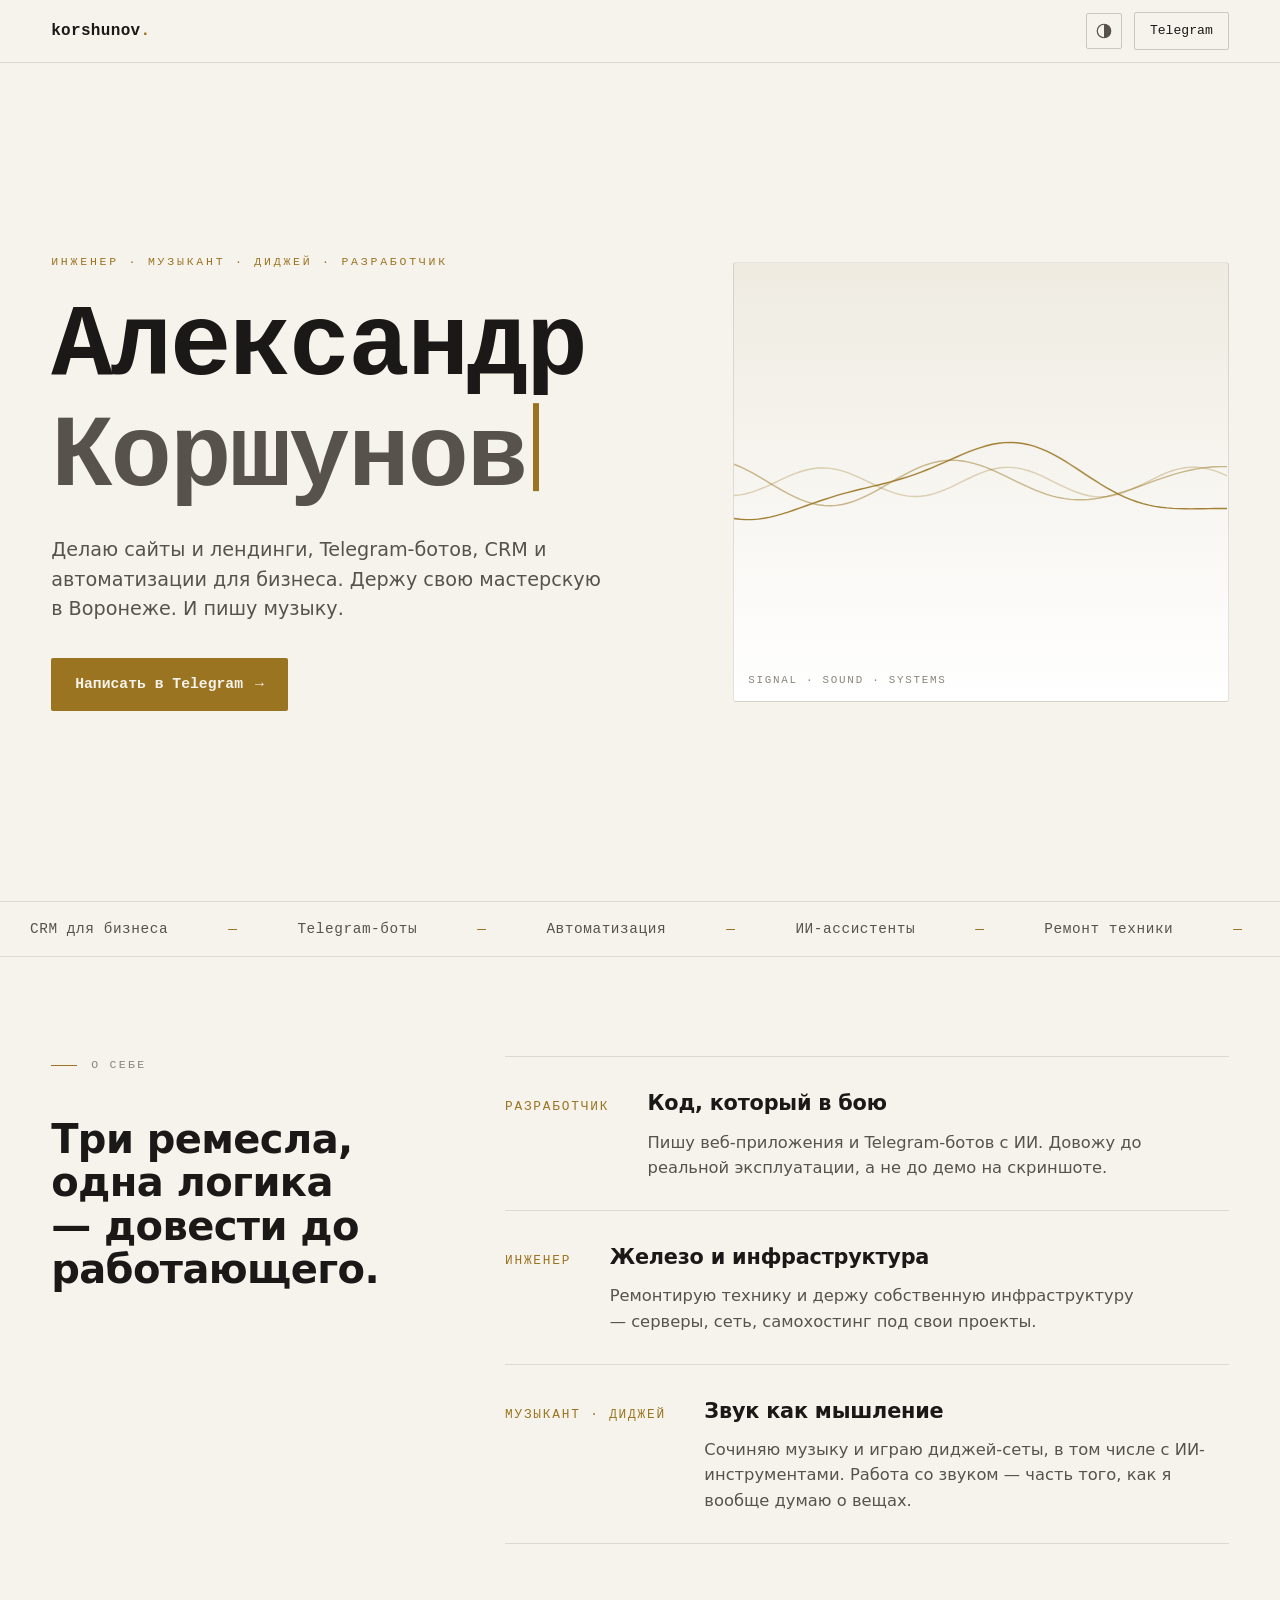
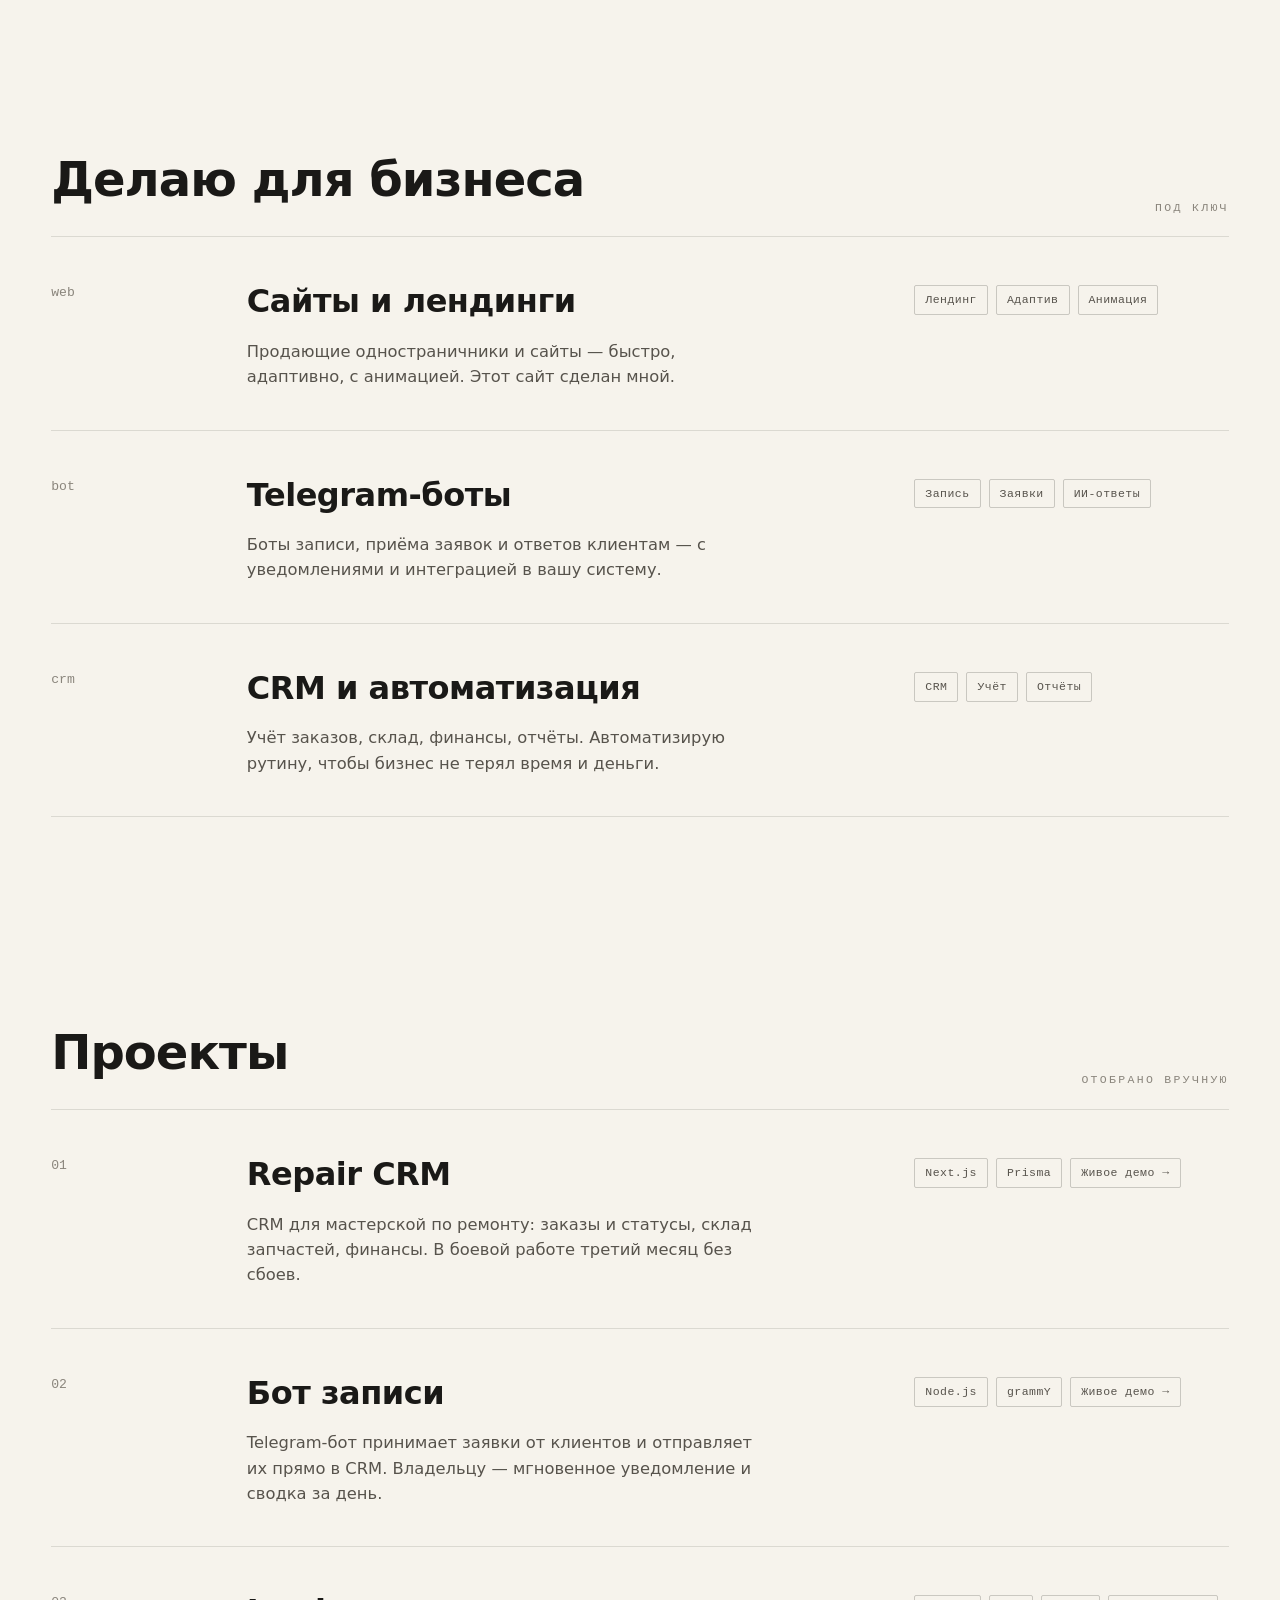
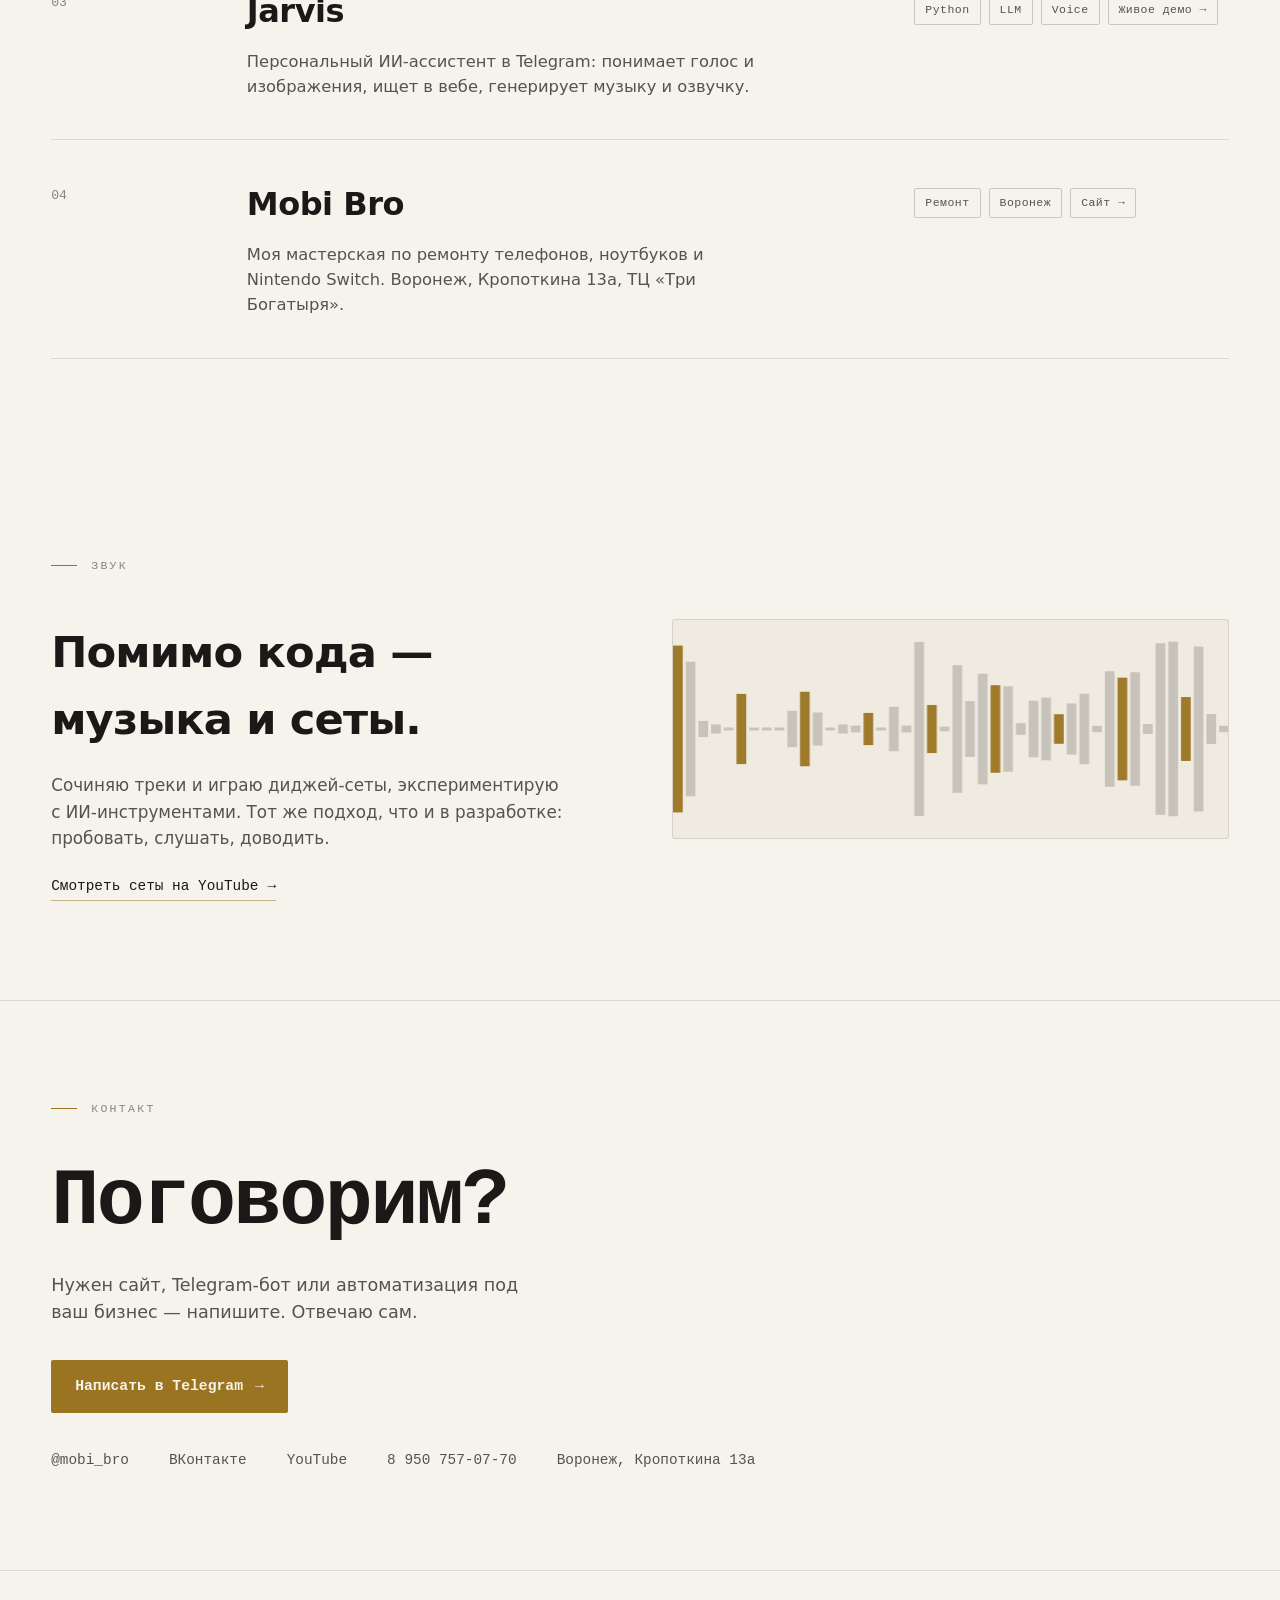
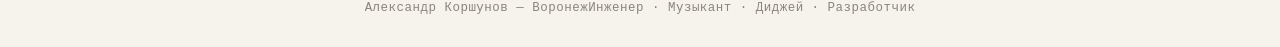
<file: index.html>
<!doctype html>
<html lang="ru">
<head>
<meta charset="utf-8">
<meta name="viewport" content="width=device-width, initial-scale=1">
<title>Александр Коршунов — инженер, музыкант, диджей, разработчик</title>
<meta name="description" content="Александр Коршунов — сайты и лендинги, Telegram-боты, CRM и автоматизация для бизнеса. Воронеж.">
</head>
<body>
<style>
  :root{
    /* dark-first: это ночная «студийная» эстетика */
    --bg:#0B0B0D; --bg-2:#131215; --surface:#17161A; --ink:#ECE8E1; --ink-dim:#A5A19A;
    --ink-faint:#6C6A66; --line:rgba(236,232,225,.10); --line-2:rgba(236,232,225,.18);
    --accent:#C8A24C; --accent-soft:rgba(200,162,76,.14); --accent-line:rgba(200,162,76,.5);
    --sans:ui-sans-serif,system-ui,-apple-system,"Segoe UI",Roboto,"Helvetica Neue",Arial,sans-serif;
    --mono:ui-monospace,"SF Mono","JetBrains Mono","Cascadia Code",Menlo,Consolas,monospace;
    --maxw:1320px; --ease:cubic-bezier(.2,.8,.2,1);
  }
  @media (prefers-color-scheme:light){
    :root{ --bg:#F6F3EC; --bg-2:#EFEBE1; --surface:#FFFFFF; --ink:#1A1917; --ink-dim:#57534C;
      --ink-faint:#8A857C; --line:rgba(26,25,23,.12); --line-2:rgba(26,25,23,.2);
      --accent:#9A7420; --accent-soft:rgba(154,116,32,.12); --accent-line:rgba(154,116,32,.5); }
  }
  :root[data-theme="light"]{ --bg:#F6F3EC; --bg-2:#EFEBE1; --surface:#FFFFFF; --ink:#1A1917; --ink-dim:#57534C;
    --ink-faint:#8A857C; --line:rgba(26,25,23,.12); --line-2:rgba(26,25,23,.2);
    --accent:#9A7420; --accent-soft:rgba(154,116,32,.12); --accent-line:rgba(154,116,32,.5); }
  :root[data-theme="dark"]{ --bg:#0B0B0D; --bg-2:#131215; --surface:#17161A; --ink:#ECE8E1; --ink-dim:#A5A19A;
    --ink-faint:#6C6A66; --line:rgba(236,232,225,.10); --line-2:rgba(236,232,225,.18);
    --accent:#C8A24C; --accent-soft:rgba(200,162,76,.14); --accent-line:rgba(200,162,76,.5); }

  *{box-sizing:border-box}
  html{scroll-behavior:smooth}
  body{margin:0}
  .page{background:var(--bg); color:var(--ink); font-family:var(--sans); line-height:1.55;
    -webkit-font-smoothing:antialiased; overflow-x:hidden}
  .wrap{max-width:var(--maxw); margin:0 auto; padding:0 clamp(20px,4vw,56px)}
  a{color:inherit; text-decoration:none}
  h1,h2,h3{margin:0; text-wrap:balance}
  p{margin:0}

  .mono{font-family:var(--mono)}
  .eyebrow{font-family:var(--mono); font-size:.72rem; letter-spacing:.24em; text-transform:uppercase; color:var(--accent)}
  .label{font-family:var(--mono); font-size:.72rem; letter-spacing:.2em; text-transform:uppercase; color:var(--ink-faint)}

  /* NAV */
  nav{position:sticky; top:0; z-index:50; backdrop-filter:blur(10px);
    background:color-mix(in srgb,var(--bg) 78%,transparent); border-bottom:1px solid var(--line)}
  .nav-in{display:flex; align-items:center; justify-content:space-between; height:62px}
  .wordmark{font-family:var(--mono); font-weight:600; letter-spacing:.02em}
  .wordmark span{color:var(--accent)}
  .nav-cta{font-family:var(--mono); font-size:.82rem; border:1px solid var(--line-2); padding:8px 15px;
    border-radius:2px; transition:border-color .3s var(--ease), color .3s var(--ease)}
  .nav-cta:hover{border-color:var(--accent); color:var(--accent)}
  .nav-right{display:flex; align-items:center; gap:12px}
  .theme-toggle{display:grid; place-items:center; width:36px; height:36px; border:1px solid var(--line-2);
    border-radius:2px; background:transparent; color:var(--ink-dim); cursor:pointer; padding:0;
    transition:border-color .3s var(--ease), color .3s var(--ease)}
  .theme-toggle:hover{border-color:var(--accent); color:var(--accent)}
  .theme-toggle svg{display:block}

  /* HERO — асимметричный сплит, не по центру */
  .hero{min-height:calc(100dvh - 62px); display:grid; grid-template-columns:1.12fr .88fr;
    align-items:center; gap:clamp(24px,4vw,64px); padding:clamp(28px,6vh,72px) 0}
  .hero-eyebrow{margin-bottom:26px}
  .hero h1{font-family:var(--mono); font-weight:600; line-height:.98; letter-spacing:-.02em;
    font-size:clamp(2.7rem,8.6vw,6.4rem); margin:0 0 26px}
  .hero h1 .l2{display:block; color:var(--ink-dim)}
  .cursor{display:inline-block; width:.06em; height:.86em; background:var(--accent); margin-left:.06em;
    transform:translateY(.06em); animation:blink 1.1s steps(1) infinite}
  @keyframes blink{50%{opacity:0}}
  .hero-thesis{font-size:clamp(1.05rem,1.5vw,1.28rem); color:var(--ink-dim); max-width:46ch; margin-bottom:34px}
  .cta{display:inline-flex; align-items:center; gap:12px; font-family:var(--mono); font-size:.92rem;
    background:var(--accent); color:var(--bg); padding:15px 24px; border-radius:2px; font-weight:600;
    transition:transform .18s var(--ease), box-shadow .3s var(--ease)}
  .cta:hover{transform:translateY(-2px)}
  .cta:active{transform:translateY(0)}
  .cta .arw{transition:transform .25s var(--ease)}
  .cta:hover .arw{transform:translate(4px,0)}
  .hero-visual{position:relative; height:min(60vh,440px); border:1px solid var(--line);
    border-radius:3px; background:linear-gradient(180deg,var(--bg-2),var(--surface)); overflow:hidden}
  .hero-visual canvas{position:absolute; inset:0; width:100%; height:100%; display:block}
  .hv-tag{position:absolute; left:14px; bottom:12px; font-family:var(--mono); font-size:.68rem;
    letter-spacing:.16em; text-transform:uppercase; color:var(--ink-faint)}

  /* MARQUEE */
  .marquee{border-top:1px solid var(--line); border-bottom:1px solid var(--line); overflow:hidden; padding:16px 0}
  .marquee-track{display:flex; gap:0; width:max-content; animation:scroll 34s linear infinite}
  .marquee:hover .marquee-track{animation-play-state:paused}
  .marquee-track span{font-family:var(--mono); font-size:.9rem; letter-spacing:.04em; color:var(--ink-dim);
    padding:0 30px; white-space:nowrap}
  .marquee-track span::after{content:"—"; color:var(--accent); margin-left:60px}
  @keyframes scroll{to{transform:translateX(-50%)}}

  section{padding:clamp(64px,11vh,140px) 0}
  .sec-label{display:flex; align-items:center; gap:14px; margin-bottom:44px}
  .sec-label::before{content:""; width:26px; height:1px; background:var(--accent)}

  /* ABOUT — асимметрия: sticky-заголовок слева, факты справа */
  .about{display:grid; grid-template-columns:.7fr 1.3fr; gap:clamp(28px,5vw,72px)}
  .about-head h2{font-family:var(--sans); font-weight:600; font-size:clamp(1.7rem,3.4vw,2.5rem);
    letter-spacing:-.015em; line-height:1.08; position:sticky; top:110px}
  .facets{display:flex; flex-direction:column}
  .facet{display:grid; grid-template-columns:auto 1fr; gap:clamp(18px,3vw,40px); padding:30px 0;
    border-top:1px solid var(--line); align-items:baseline}
  .facet:last-child{border-bottom:1px solid var(--line)}
  .facet .k{font-family:var(--mono); font-size:.8rem; letter-spacing:.14em; text-transform:uppercase; color:var(--accent)}
  .facet h3{font-size:1.3rem; font-weight:600; margin-bottom:10px; letter-spacing:-.01em}
  .facet p{color:var(--ink-dim); font-size:1.02rem; max-width:52ch}

  /* WORK — редакционный список, не «3 карточки» */
  .work-head{display:flex; justify-content:space-between; align-items:flex-end; gap:20px; margin-bottom:20px}
  .work-head h2{font-weight:600; font-size:clamp(1.9rem,4vw,3rem); letter-spacing:-.02em}
  .projects{border-top:1px solid var(--line)}
  .project{display:grid; grid-template-columns:.5fr 2fr 1fr; gap:clamp(16px,3vw,44px);
    padding:clamp(26px,3.4vw,40px) 0; border-bottom:1px solid var(--line); align-items:start;
    transition:padding-left .35s var(--ease)}
  .project:hover{padding-left:14px}
  .p-idx{font-family:var(--mono); font-size:.82rem; color:var(--ink-faint); padding-top:6px}
  .p-main h3{font-size:clamp(1.4rem,2.6vw,2rem); font-weight:600; letter-spacing:-.015em;
    display:inline-flex; align-items:center; gap:14px}
  .p-main h3 .dash{width:0; height:1px; background:var(--accent); transition:width .4s var(--ease)}
  .project:hover .p-main h3 .dash{width:34px}
  .p-main h3 a{color:inherit; transition:color .3s var(--ease)}
  .p-main h3 a:hover{color:var(--accent)}
  .p-main p{color:var(--ink-dim); margin-top:12px; max-width:50ch; font-size:1.02rem}
  .p-tags{display:flex; flex-wrap:wrap; gap:8px; padding-top:8px}
  .tag{font-family:var(--mono); font-size:.72rem; letter-spacing:.04em; color:var(--ink-dim);
    border:1px solid var(--line-2); border-radius:2px; padding:5px 10px}

  /* SOUND */
  .sound{display:grid; grid-template-columns:1fr 1fr; gap:clamp(28px,5vw,64px); align-items:center}
  .sound h2{font-weight:600; font-size:clamp(1.8rem,3.6vw,2.7rem); letter-spacing:-.02em; margin-bottom:20px}
  .sound p{color:var(--ink-dim); max-width:48ch; font-size:1.05rem}
  .play-link{display:inline-flex; align-items:center; gap:9px; margin-top:24px; font-family:var(--mono);
    font-size:.9rem; color:var(--ink); border-bottom:1px solid var(--accent-line); padding-bottom:3px;
    transition:color .3s var(--ease), border-color .3s var(--ease)}
  .play-link:hover{color:var(--accent); border-color:var(--accent)}
  .play-link .arw{transition:transform .25s var(--ease)}
  .play-link:hover .arw{transform:translate(3px,0)}
  .eq{height:220px; border:1px solid var(--line); border-radius:3px; background:var(--bg-2); overflow:hidden; position:relative}
  .eq canvas{position:absolute; inset:0; width:100%; height:100%; display:block}

  /* CONTACT */
  .contact{border-top:1px solid var(--line)}
  .contact h2{font-family:var(--mono); font-weight:600; font-size:clamp(2.4rem,7vw,5rem);
    letter-spacing:-.03em; line-height:1; margin-bottom:30px}
  .contact p{color:var(--ink-dim); font-size:1.1rem; max-width:44ch; margin-bottom:34px}
  .contact-grid{display:flex; flex-wrap:wrap; gap:14px 40px; align-items:center; margin-top:36px}
  .contact-grid a,.contact-grid span{font-family:var(--mono); font-size:.9rem; color:var(--ink-dim)}
  .contact-grid a{transition:color .3s var(--ease)}
  .contact-grid a:hover{color:var(--accent)}

  footer{border-top:1px solid var(--line); padding:28px 0; display:flex; justify-content:space-between;
    flex-wrap:wrap; gap:10px}
  footer .mono{font-size:.78rem; color:var(--ink-faint); letter-spacing:.04em}

  /* reveal */
  .rv{opacity:0; transform:translateY(22px); transition:opacity .7s var(--ease), transform .7s var(--ease)}
  .rv.in{opacity:1; transform:none}
  .stg>*{opacity:0; transform:translateY(16px); transition:opacity .6s var(--ease), transform .6s var(--ease)}
  .stg.in>*{opacity:1; transform:none}
  .stg.in>*:nth-child(2){transition-delay:.08s}
  .stg.in>*:nth-child(3){transition-delay:.16s}
  .stg.in>*:nth-child(4){transition-delay:.24s}
  .stg.in>*:nth-child(5){transition-delay:.32s}

  a:focus-visible,.cta:focus-visible,.nav-cta:focus-visible{outline:2px solid var(--accent); outline-offset:3px}

  @media (max-width:900px){
    .hero{grid-template-columns:1fr; min-height:auto; gap:36px}
    .hero-visual{height:300px; order:2}
    .about{grid-template-columns:1fr; gap:8px}
    .about-head h2{position:static; margin-bottom:24px}
    .facet{grid-template-columns:1fr; gap:10px}
    .project{grid-template-columns:1fr; gap:14px}
    .p-idx{padding-top:0}
    .sound{grid-template-columns:1fr}
  }
  @media (prefers-reduced-motion:reduce){
    html{scroll-behavior:auto}
    .rv,.stg>*{transition:none; opacity:1; transform:none}
    .cursor,.marquee-track{animation:none}
    .cta,.project,.p-main h3 .dash{transition:none}
  }
</style>

<div class="page">
  <nav>
    <div class="wrap nav-in">
      <a class="wordmark" href="#top">korshunov<span>.</span></a>
      <div class="nav-right">
        <button class="theme-toggle" id="themeToggle" type="button" aria-label="Переключить тему">
          <svg width="18" height="18" viewBox="0 0 24 24" aria-hidden="true"><circle cx="12" cy="12" r="9" fill="none" stroke="currentColor" stroke-width="1.6"></circle><path d="M12 3a9 9 0 0 1 0 18z" fill="currentColor"></path></svg>
        </button>
        <a class="nav-cta" href="https://t.me/mobi_bro" target="_blank" rel="noopener">Telegram</a>
      </div>
    </div>
  </nav>

  <div class="wrap" id="top">
    <!-- HERO -->
    <header class="hero">
      <div class="stg" data-rv>
        <div class="eyebrow hero-eyebrow">Инженер · Музыкант · Диджей · Разработчик</div>
        <h1>Александр<span class="l2">Коршунов<span class="cursor" aria-hidden="true"></span></span></h1>
        <p class="hero-thesis">Делаю сайты и лендинги, Telegram-ботов, CRM и автоматизации для бизнеса. Держу свою мастерскую в Воронеже. И пишу музыку.</p>
        <a class="cta" href="https://t.me/mobi_bro" target="_blank" rel="noopener">Написать в Telegram <span class="arw mono">→</span></a>
      </div>
      <div class="hero-visual rv" data-rv>
        <canvas id="wave" aria-hidden="true"></canvas>
        <span class="hv-tag">signal · sound · systems</span>
      </div>
    </header>
  </div>

  <!-- MARQUEE -->
  <div class="marquee" aria-hidden="true">
    <div class="marquee-track">
      <span>CRM для бизнеса</span><span>Telegram-боты</span><span>Автоматизация</span><span>ИИ-ассистенты</span><span>Ремонт техники</span><span>Музыка</span>
      <span>CRM для бизнеса</span><span>Telegram-боты</span><span>Автоматизация</span><span>ИИ-ассистенты</span><span>Ремонт техники</span><span>Музыка</span>
    </div>
  </div>

  <div class="wrap">
    <!-- ABOUT -->
    <section class="about">
      <div class="about-head rv" data-rv>
        <div class="sec-label"><span class="label">О себе</span></div>
        <h2>Три ремесла, одна логика — довести до работающего.</h2>
      </div>
      <div class="facets rv" data-rv>
        <div class="facet"><div class="k">Разработчик</div><div><h3>Код, который в бою</h3><p>Пишу веб-приложения и Telegram-ботов с ИИ. Довожу до реальной эксплуатации, а не до демо на скриншоте.</p></div></div>
        <div class="facet"><div class="k">Инженер</div><div><h3>Железо и инфраструктура</h3><p>Ремонтирую технику и держу собственную инфраструктуру — серверы, сеть, самохостинг под свои проекты.</p></div></div>
        <div class="facet"><div class="k">Музыкант · Диджей</div><div><h3>Звук как мышление</h3><p>Сочиняю музыку и играю диджей-сеты, в том числе с ИИ-инструментами. Работа со звуком — часть того, как я вообще думаю о вещах.</p></div></div>
      </div>
    </section>

    <!-- SERVICES -->
    <section>
      <div class="work-head rv" data-rv>
        <h2>Делаю для бизнеса</h2>
        <span class="label">Под ключ</span>
      </div>
      <div class="projects">
        <article class="project rv" data-rv>
          <div class="p-idx">web</div>
          <div class="p-main"><h3>Сайты и лендинги <span class="dash"></span></h3><p>Продающие одностраничники и сайты — быстро, адаптивно, с анимацией. Этот сайт сделан мной.</p></div>
          <div class="p-tags"><span class="tag">Лендинг</span><span class="tag">Адаптив</span><span class="tag">Анимация</span></div>
        </article>
        <article class="project rv" data-rv>
          <div class="p-idx">bot</div>
          <div class="p-main"><h3>Telegram-боты <span class="dash"></span></h3><p>Боты записи, приёма заявок и ответов клиентам — с уведомлениями и интеграцией в вашу систему.</p></div>
          <div class="p-tags"><span class="tag">Запись</span><span class="tag">Заявки</span><span class="tag">ИИ-ответы</span></div>
        </article>
        <article class="project rv" data-rv>
          <div class="p-idx">crm</div>
          <div class="p-main"><h3>CRM и автоматизация <span class="dash"></span></h3><p>Учёт заказов, склад, финансы, отчёты. Автоматизирую рутину, чтобы бизнес не терял время и деньги.</p></div>
          <div class="p-tags"><span class="tag">CRM</span><span class="tag">Учёт</span><span class="tag">Отчёты</span></div>
        </article>
      </div>
    </section>

    <!-- WORK -->
    <section>
      <div class="work-head rv" data-rv>
        <h2>Проекты</h2>
        <span class="label">Отобрано вручную</span>
      </div>
      <div class="projects">
        <article class="project rv" data-rv>
          <div class="p-idx">01</div>
          <div class="p-main"><h3><a href="https://ubuntu-claude.taildda1b5.ts.net" target="_blank" rel="noopener">Repair CRM</a> <span class="dash"></span></h3><p>CRM для мастерской по ремонту: заказы и статусы, склад запчастей, финансы. В боевой работе третий месяц без сбоев.</p></div>
          <div class="p-tags"><span class="tag">Next.js</span><span class="tag">Prisma</span><span class="tag">Живое демо →</span></div>
        </article>
        <article class="project rv" data-rv>
          <div class="p-idx">02</div>
          <div class="p-main"><h3><a href="https://t.me/korshunov_test_zapis_bot" target="_blank" rel="noopener">Бот записи</a> <span class="dash"></span></h3><p>Telegram-бот принимает заявки от клиентов и отправляет их прямо в CRM. Владельцу — мгновенное уведомление и сводка за день.</p></div>
          <div class="p-tags"><span class="tag">Node.js</span><span class="tag">grammY</span><span class="tag">Живое демо →</span></div>
        </article>
        <article class="project rv" data-rv>
          <div class="p-idx">03</div>
          <div class="p-main"><h3><a href="https://t.me/visuals77_bot" target="_blank" rel="noopener">Jarvis</a> <span class="dash"></span></h3><p>Персональный ИИ-ассистент в Telegram: понимает голос и изображения, ищет в вебе, генерирует музыку и озвучку.</p></div>
          <div class="p-tags"><span class="tag">Python</span><span class="tag">LLM</span><span class="tag">Voice</span><span class="tag">Живое демо →</span></div>
        </article>
        <article class="project rv" data-rv>
          <div class="p-idx">04</div>
          <div class="p-main"><h3><a href="https://korshunovmobi-ui.github.io/mobi-bro/" target="_blank" rel="noopener">Mobi Bro</a> <span class="dash"></span></h3><p>Моя мастерская по ремонту телефонов, ноутбуков и Nintendo Switch. Воронеж, Кропоткина 13а, ТЦ «Три Богатыря».</p></div>
          <div class="p-tags"><span class="tag">Ремонт</span><span class="tag">Воронеж</span><span class="tag">Сайт →</span></div>
        </article>
      </div>
    </section>

    <!-- SOUND -->
    <section class="sound">
      <div class="rv" data-rv>
        <div class="sec-label"><span class="label">Звук</span></div>
        <h2>Помимо кода — музыка и сеты.</h2>
        <p>Сочиняю треки и играю диджей-сеты, экспериментирую с ИИ-инструментами. Тот же подход, что и в разработке: пробовать, слушать, доводить.</p>
        <a class="play-link" href="https://www.youtube.com/@DjDobrabit" target="_blank" rel="noopener">Смотреть сеты на YouTube <span class="arw mono">→</span></a>
      </div>
      <div class="eq rv" data-rv><canvas id="eq" aria-hidden="true"></canvas></div>
    </section>
  </div>

  <!-- CONTACT -->
  <section class="contact">
    <div class="wrap">
      <div class="sec-label rv" data-rv><span class="label">Контакт</span></div>
      <h2 class="rv" data-rv>Поговорим?</h2>
      <p class="rv" data-rv>Нужен сайт, Telegram-бот или автоматизация под ваш бизнес — напишите. Отвечаю сам.</p>
      <a class="cta rv" data-rv href="https://t.me/mobi_bro" target="_blank" rel="noopener">Написать в Telegram <span class="arw mono">→</span></a>
      <div class="contact-grid rv" data-rv>
        <a href="https://t.me/mobi_bro" target="_blank" rel="noopener">@mobi_bro</a>
        <a href="https://vk.com/sasha89507570770" target="_blank" rel="noopener">ВКонтакте</a>
        <a href="https://www.youtube.com/@DjDobrabit" target="_blank" rel="noopener">YouTube</a>
        <a href="tel:+79507570770">8 950 757-07-70</a>
        <span>Воронеж, Кропоткина 13а</span>
      </div>
    </div>
  </section>

  <footer>
    <div class="wrap nav-in" style="height:auto">
      <span class="mono">Александр Коршунов — Воронеж</span>
      <span class="mono">Инженер · Музыкант · Диджей · Разработчик</span>
    </div>
  </footer>
</div>

<script>
  (function(){
    var reduce = window.matchMedia && window.matchMedia('(prefers-reduced-motion: reduce)').matches;

    // theme toggle (запоминает выбор)
    var root = document.documentElement;
    try { var saved = localStorage.getItem('theme'); if (saved) root.setAttribute('data-theme', saved); } catch(e){}
    var tbtn = document.getElementById('themeToggle');
    if (tbtn){
      tbtn.addEventListener('click', function(){
        var cur = root.getAttribute('data-theme');
        if (!cur){ cur = (window.matchMedia && window.matchMedia('(prefers-color-scheme: dark)').matches) ? 'dark' : 'light'; }
        var next = cur === 'dark' ? 'light' : 'dark';
        root.setAttribute('data-theme', next);
        try { localStorage.setItem('theme', next); } catch(e){}
      });
    }

    // reveals
    var items = document.querySelectorAll('[data-rv]');
    items.forEach(function(el){ el.classList.add(el.classList.contains('stg')?'stg':'rv'); });
    if (reduce || !('IntersectionObserver' in window)){
      items.forEach(function(el){ el.classList.add('in'); });
    } else {
      var io = new IntersectionObserver(function(es){
        es.forEach(function(e){ if(e.isIntersecting){ e.target.classList.add('in'); io.unobserve(e.target); } });
      }, {threshold:.16});
      items.forEach(function(el){ io.observe(el); });
    }

    // accent helper (theme-aware)
    function css(v){ return getComputedStyle(document.documentElement).getPropertyValue(v).trim(); }
    var accent = css('--accent'), faint = css('--ink-faint');
    function refreshColors(){ accent = css('--accent'); faint = css('--ink-faint'); }
    if (window.matchMedia){ window.matchMedia('(prefers-color-scheme: dark)').addEventListener('change', refreshColors); }
    new MutationObserver(refreshColors).observe(document.documentElement, {attributes:true, attributeFilter:['data-theme']});

    function fit(canvas){
      var dpr = Math.min(window.devicePixelRatio||1, 2);
      var r = canvas.getBoundingClientRect();
      canvas.width = Math.max(1, r.width*dpr); canvas.height = Math.max(1, r.height*dpr);
      var ctx = canvas.getContext('2d'); ctx.setTransform(dpr,0,0,dpr,0,0);
      return {ctx:ctx, w:r.width, h:r.height};
    }

    // HERO oscilloscope waves
    var wave = document.getElementById('wave');
    if (wave){
      var W = fit(wave), t = 0;
      function drawWave(){
        var ctx=W.ctx, w=W.w, h=W.h; ctx.clearRect(0,0,w,h);
        var layers=[{a:.55,f:1.1,s:.55,o:.9},{a:.32,f:1.9,s:-.4,o:.5},{a:.2,f:2.7,s:.8,o:.3}];
        for(var l=0;l<layers.length;l++){
          var L=layers[l]; ctx.beginPath();
          for(var x=0;x<=w;x+=6){
            var y=h/2 + Math.sin((x/w*Math.PI*2*L.f)+(t*L.s))*(h*0.14*L.a)
                     + Math.sin((x/w*Math.PI*5)+(t*L.s*1.7))*(h*0.03*L.a);
            x===0?ctx.moveTo(x,y):ctx.lineTo(x,y);
          }
          ctx.strokeStyle=accent; ctx.globalAlpha=L.o; ctx.lineWidth=1.4; ctx.stroke();
        }
        ctx.globalAlpha=1;
      }
      if (reduce){ drawWave(); }
      else { (function loop(){ t+=0.018; drawWave(); requestAnimationFrame(loop); })(); }
      window.addEventListener('resize', function(){ W=fit(wave); if(reduce) drawWave(); });
    }

    // SOUND equalizer bars
    var eq = document.getElementById('eq');
    if (eq){
      var E = fit(eq), bars=44, phase=[];
      for(var i=0;i<bars;i++) phase[i]=Math.random()*Math.PI*2;
      var et=0;
      function drawEq(){
        var ctx=E.ctx, w=E.w, h=E.h; ctx.clearRect(0,0,w,h);
        var gap=3, bw=(w-(bars-1)*gap)/bars;
        for(var i=0;i<bars;i++){
          var v=(Math.sin(et*1.6+phase[i])*.5+.5)*(Math.sin(et*.7+i*.3)*.3+.7);
          var bh=Math.max(3, v*h*0.82);
          var x=i*(bw+gap), y=(h-bh)/2;
          ctx.fillStyle= i%5===0 ? accent : faint;
          ctx.globalAlpha= i%5===0 ? .95 : .38;
          ctx.fillRect(x,y,bw,bh);
        }
        ctx.globalAlpha=1;
      }
      if (reduce){ drawEq(); }
      else { (function loop(){ et+=0.03; drawEq(); requestAnimationFrame(loop); })(); }
      window.addEventListener('resize', function(){ E=fit(eq); if(reduce) drawEq(); });
    }
  })();
</script>
</body>
</html>
</file>
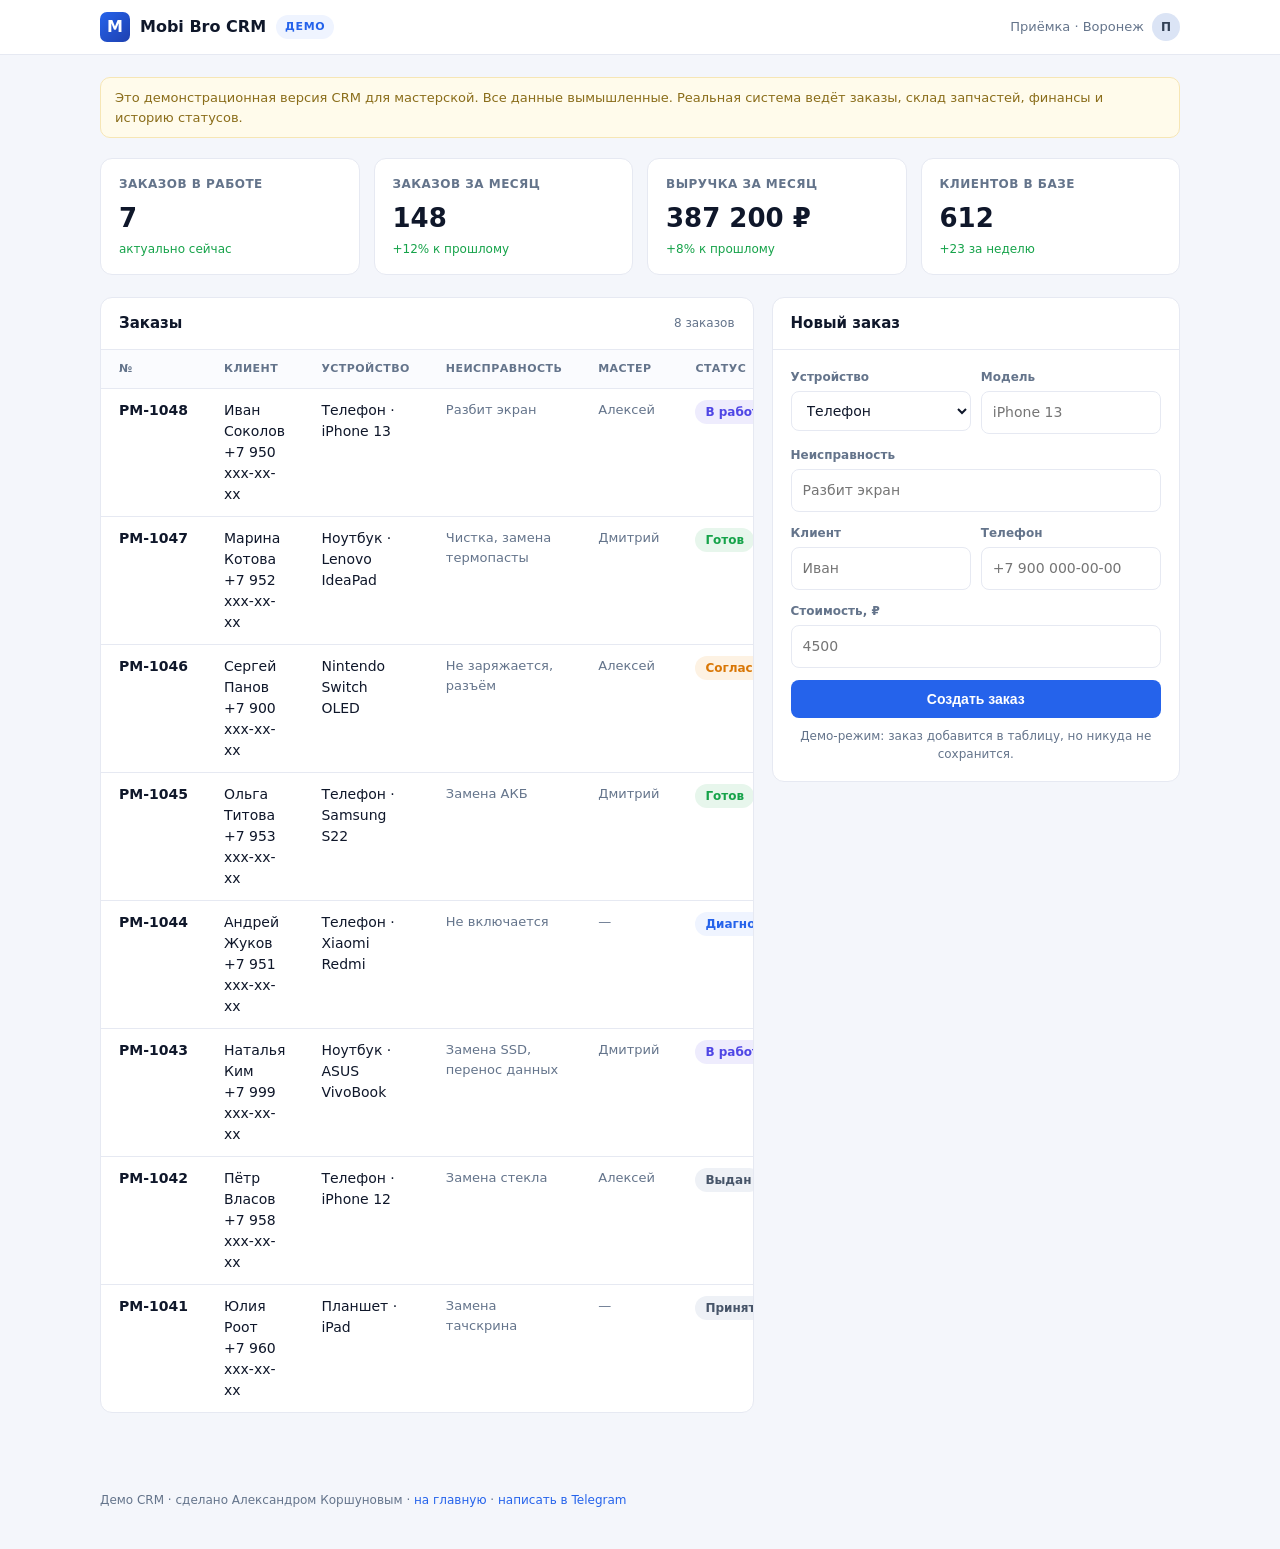
<file: crm-demo/index.html>
<!doctype html>
<html lang="ru">
<head>
<meta charset="utf-8">
<meta name="viewport" content="width=device-width, initial-scale=1">
<title>Mobi Bro CRM — демо</title>
<meta name="description" content="Демонстрационная версия CRM для мастерской по ремонту: заказы, статусы, мастера, финансы. Данные вымышленные.">
<style>
  :root{
    --bg:#f4f6fb; --surface:#ffffff; --ink:#0f172a; --dim:#64748b; --line:#e6e9f2;
    --accent:#2563eb; --accent-soft:#eff4ff;
    --g:#16a34a; --g-bg:#e7f6ec; --a:#d97706; --a-bg:#fdf2e3; --i:#4f46e5; --i-bg:#eeecfd;
    --sans:-apple-system,system-ui,"Segoe UI",Roboto,"Helvetica Neue",Arial,sans-serif;
  }
  *{box-sizing:border-box}
  body{margin:0;background:var(--bg);color:var(--ink);font-family:var(--sans);font-size:14px;line-height:1.5}
  a{color:inherit}
  .topbar{background:var(--surface);border-bottom:1px solid var(--line);position:sticky;top:0;z-index:10}
  .topbar-in{max-width:1120px;margin:0 auto;padding:12px 20px;display:flex;align-items:center;justify-content:space-between;gap:12px}
  .brand{display:flex;align-items:center;gap:10px;font-weight:700;font-size:16px}
  .logo{width:30px;height:30px;border-radius:7px;background:linear-gradient(135deg,var(--accent),#1e40af);color:#fff;display:grid;place-items:center;font-weight:800}
  .demo-badge{font-size:11px;font-weight:700;letter-spacing:.06em;text-transform:uppercase;color:var(--accent);background:var(--accent-soft);padding:4px 9px;border-radius:999px}
  .user{display:flex;align-items:center;gap:8px;color:var(--dim);font-size:13px}
  .avatar{width:28px;height:28px;border-radius:50%;background:#dbe4f5;color:#334155;display:grid;place-items:center;font-weight:700;font-size:12px}
  .back{font-size:13px;color:var(--accent);text-decoration:none}
  .wrap{max-width:1120px;margin:0 auto;padding:22px 20px 60px}
  .notice{background:#fffbeb;border:1px solid #f6e6b5;color:#8a6d1a;border-radius:10px;padding:10px 14px;font-size:13px;margin-bottom:20px}
  .stats{display:grid;grid-template-columns:repeat(4,1fr);gap:14px;margin-bottom:22px}
  .stat{background:var(--surface);border:1px solid var(--line);border-radius:12px;padding:16px 18px}
  .stat h3{margin:0;color:var(--dim);font-size:12px;font-weight:600;text-transform:uppercase;letter-spacing:.04em}
  .stat .v{font-size:26px;font-weight:800;margin-top:6px;font-variant-numeric:tabular-nums}
  .stat .d{font-size:12px;color:var(--g);margin-top:2px}
  .grid{display:grid;grid-template-columns:1.6fr 1fr;gap:18px;align-items:start}
  .card{background:var(--surface);border:1px solid var(--line);border-radius:12px;overflow:hidden}
  .card-h{padding:14px 18px;border-bottom:1px solid var(--line);display:flex;align-items:center;justify-content:space-between}
  .card-h h2{margin:0;font-size:15px;font-weight:700}
  .card-h span{font-size:12px;color:var(--dim)}
  table{width:100%;border-collapse:collapse}
  th,td{padding:11px 18px;text-align:left;border-bottom:1px solid var(--line);vertical-align:top}
  th{font-size:11px;text-transform:uppercase;letter-spacing:.04em;color:var(--dim);font-weight:600;background:#fafbfe}
  tr:last-child td{border-bottom:none}
  td.num{font-weight:700;white-space:nowrap}
  td.small{color:var(--dim);font-size:13px}
  td.price{font-weight:700;font-variant-numeric:tabular-nums;white-space:nowrap}
  .badge{display:inline-block;font-size:12px;font-weight:600;padding:3px 10px;border-radius:999px;white-space:nowrap}
  .b-gray{background:#eef1f6;color:#475569}.b-blue{background:var(--accent-soft);color:var(--accent)}
  .b-amber{background:var(--a-bg);color:var(--a)}.b-indigo{background:var(--i-bg);color:var(--i)}
  .b-green{background:var(--g-bg);color:var(--g)}
  form{padding:18px}
  .fld{margin-bottom:12px}
  .fld label{display:block;font-size:12px;font-weight:600;color:var(--dim);margin-bottom:5px}
  .fld input,.fld select{width:100%;padding:10px 11px;border:1px solid var(--line);border-radius:8px;font:inherit;background:#fff;color:var(--ink)}
  .fld input:focus,.fld select:focus{outline:2px solid var(--accent-soft);border-color:var(--accent)}
  .row2{display:grid;grid-template-columns:1fr 1fr;gap:10px}
  .btn{width:100%;background:var(--accent);color:#fff;border:none;padding:11px;border-radius:8px;font-weight:700;font-size:14px;cursor:pointer;transition:background .15s}
  .btn:hover{background:#1d4ed8}
  .hint{font-size:12px;color:var(--dim);margin-top:9px;text-align:center}
  footer{max-width:1120px;margin:0 auto;padding:18px 20px 40px;color:var(--dim);font-size:12px}
  footer a{color:var(--accent);text-decoration:none}
  @media (max-width:820px){
    .stats{grid-template-columns:repeat(2,1fr)}
    .grid{grid-template-columns:1fr}
    .hide-sm{display:none}
  }
</style>
</head>
<body>
  <div class="topbar">
    <div class="topbar-in">
      <div class="brand"><span class="logo">M</span> Mobi Bro CRM <span class="demo-badge">демо</span></div>
      <div class="user"><span class="hide-sm">Приёмка · Воронеж</span><span class="avatar">П</span></div>
    </div>
  </div>

  <div class="wrap">
    <div class="notice">Это демонстрационная версия CRM для мастерской. Все данные вымышленные. Реальная система ведёт заказы, склад запчастей, финансы и историю статусов.</div>

    <div class="stats">
      <div class="stat"><h3>Заказов в работе</h3><div class="v" id="s-active">—</div><div class="d">актуально сейчас</div></div>
      <div class="stat"><h3>Заказов за месяц</h3><div class="v">148</div><div class="d">+12% к прошлому</div></div>
      <div class="stat"><h3>Выручка за месяц</h3><div class="v">387 200&nbsp;₽</div><div class="d">+8% к прошлому</div></div>
      <div class="stat"><h3>Клиентов в базе</h3><div class="v">612</div><div class="d">+23 за неделю</div></div>
    </div>

    <div class="grid">
      <div class="card">
        <div class="card-h"><h2>Заказы</h2><span id="ord-count"></span></div>
        <div style="overflow-x:auto">
          <table id="orders">
            <thead><tr><th>№</th><th>Клиент</th><th>Устройство</th><th class="hide-sm">Неисправность</th><th class="hide-sm">Мастер</th><th>Статус</th><th>Цена</th></tr></thead>
            <tbody></tbody>
          </table>
        </div>
      </div>

      <div class="card">
        <div class="card-h"><h2>Новый заказ</h2></div>
        <form id="addForm">
          <div class="row2">
            <div class="fld"><label>Устройство</label>
              <select name="type"><option>Телефон</option><option>Ноутбук</option><option>Nintendo Switch</option><option>Планшет</option></select>
            </div>
            <div class="fld"><label>Модель</label><input name="model" placeholder="iPhone 13" required></div>
          </div>
          <div class="fld"><label>Неисправность</label><input name="defect" placeholder="Разбит экран" required></div>
          <div class="row2">
            <div class="fld"><label>Клиент</label><input name="client" placeholder="Иван" required></div>
            <div class="fld"><label>Телефон</label><input name="phone" placeholder="+7 900 000-00-00" required></div>
          </div>
          <div class="fld"><label>Стоимость, ₽</label><input name="price" type="number" placeholder="4500" min="0"></div>
          <button class="btn" type="submit">Создать заказ</button>
          <div class="hint">Демо-режим: заказ добавится в таблицу, но никуда не сохранится.</div>
        </form>
      </div>
    </div>
  </div>

  <footer>Демо CRM · сделано Александром Коршуновым · <a href="https://korshunovmobi-ui.github.io/">на главную</a> · <a href="https://t.me/mobi_bro" target="_blank" rel="noopener">написать в Telegram</a></footer>

  <script>
    var STATUSES = {
      'Принят':'b-gray','Диагностика':'b-blue','Согласование':'b-amber','В работе':'b-indigo','Готов':'b-green','Выдан':'b-gray'
    };
    var seed = [
      {n:'РМ-1048', c:'Иван Соколов', p:'+7 950 xxx-xx-xx', d:'Телефон · iPhone 13', def:'Разбит экран', m:'Алексей', s:'В работе', pr:6900},
      {n:'РМ-1047', c:'Марина Котова', p:'+7 952 xxx-xx-xx', d:'Ноутбук · Lenovo IdeaPad', def:'Чистка, замена термопасты', m:'Дмитрий', s:'Готов', pr:2500},
      {n:'РМ-1046', c:'Сергей Панов', p:'+7 900 xxx-xx-xx', d:'Nintendo Switch OLED', def:'Не заряжается, разъём', m:'Алексей', s:'Согласование', pr:4200},
      {n:'РМ-1045', c:'Ольга Титова', p:'+7 953 xxx-xx-xx', d:'Телефон · Samsung S22', def:'Замена АКБ', m:'Дмитрий', s:'Готов', pr:3300},
      {n:'РМ-1044', c:'Андрей Жуков', p:'+7 951 xxx-xx-xx', d:'Телефон · Xiaomi Redmi', def:'Не включается', m:'—', s:'Диагностика', pr:0},
      {n:'РМ-1043', c:'Наталья Ким', p:'+7 999 xxx-xx-xx', d:'Ноутбук · ASUS VivoBook', def:'Замена SSD, перенос данных', m:'Дмитрий', s:'В работе', pr:5800},
      {n:'РМ-1042', c:'Пётр Власов', p:'+7 958 xxx-xx-xx', d:'Телефон · iPhone 12', def:'Замена стекла', m:'Алексей', s:'Выдан', pr:4500},
      {n:'РМ-1041', c:'Юлия Роот', p:'+7 960 xxx-xx-xx', d:'Планшет · iPad', def:'Замена тачскрина', m:'—', s:'Принят', pr:0}
    ];
    var num = 1049;
    function badge(s){ return '<span class="badge '+(STATUSES[s]||'b-gray')+'">'+s+'</span>'; }
    function money(v){ return v>0 ? (v.toLocaleString('ru-RU')+' ₽') : '—'; }
    function render(){
      var tb = document.querySelector('#orders tbody');
      tb.innerHTML = seed.map(function(o){
        return '<tr><td class="num">'+o.n+'</td>'+
          '<td>'+o.c+'<div class="small">'+o.p+'</div></td>'+
          '<td>'+o.d+'</td>'+
          '<td class="small hide-sm">'+o.def+'</td>'+
          '<td class="small hide-sm">'+o.m+'</td>'+
          '<td>'+badge(o.s)+'</td>'+
          '<td class="price">'+money(o.pr)+'</td></tr>';
      }).join('');
      document.getElementById('ord-count').innerText = seed.length + ' заказов';
      document.getElementById('s-active').innerText = seed.filter(function(o){return o.s!=='Выдан';}).length;
    }
    document.getElementById('addForm').onsubmit = function(e){
      e.preventDefault();
      var f = new FormData(this);
      seed.unshift({ n:'РМ-'+(num++), c:f.get('client'), p:f.get('phone'),
        d:f.get('type')+' · '+f.get('model'), def:f.get('defect'), m:'—', s:'Принят',
        pr:parseInt(f.get('price')||'0',10) });
      this.reset(); render();
    };
    render();
  </script>
</body>
</html>
</file>
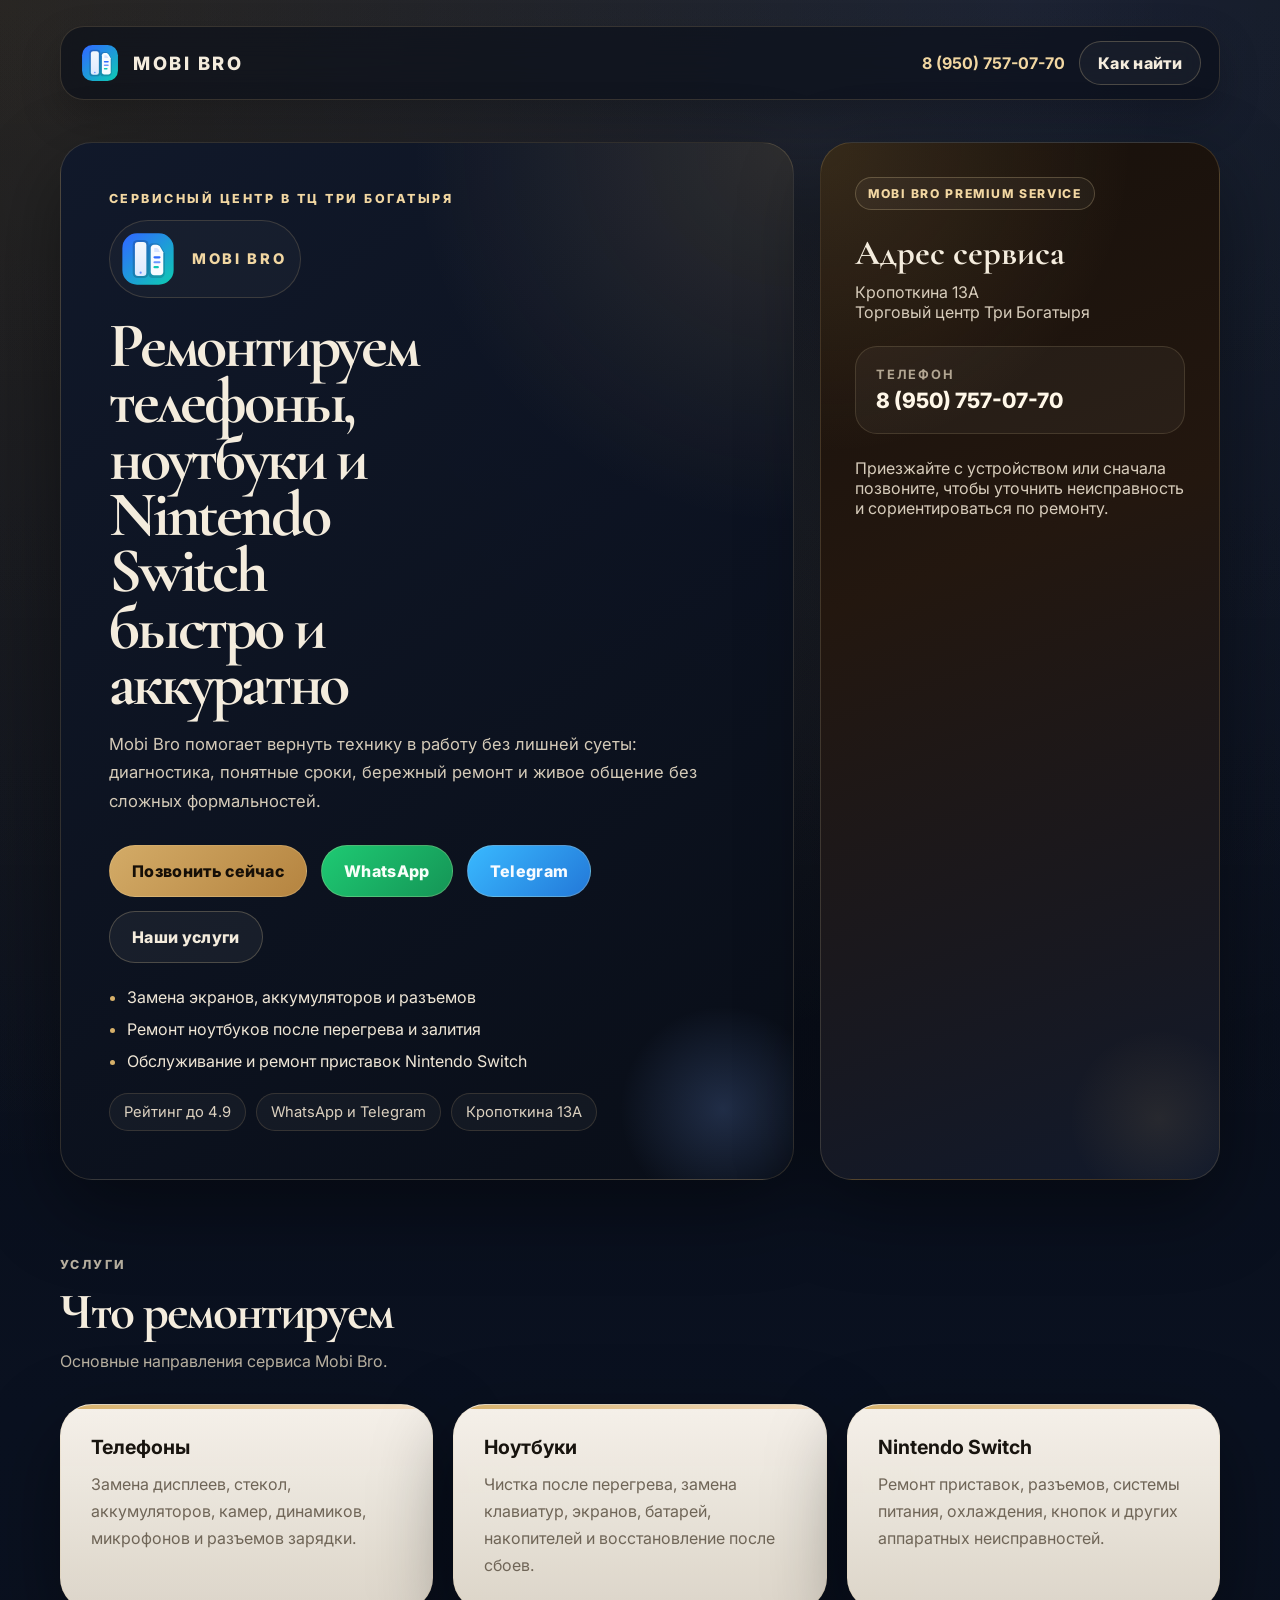
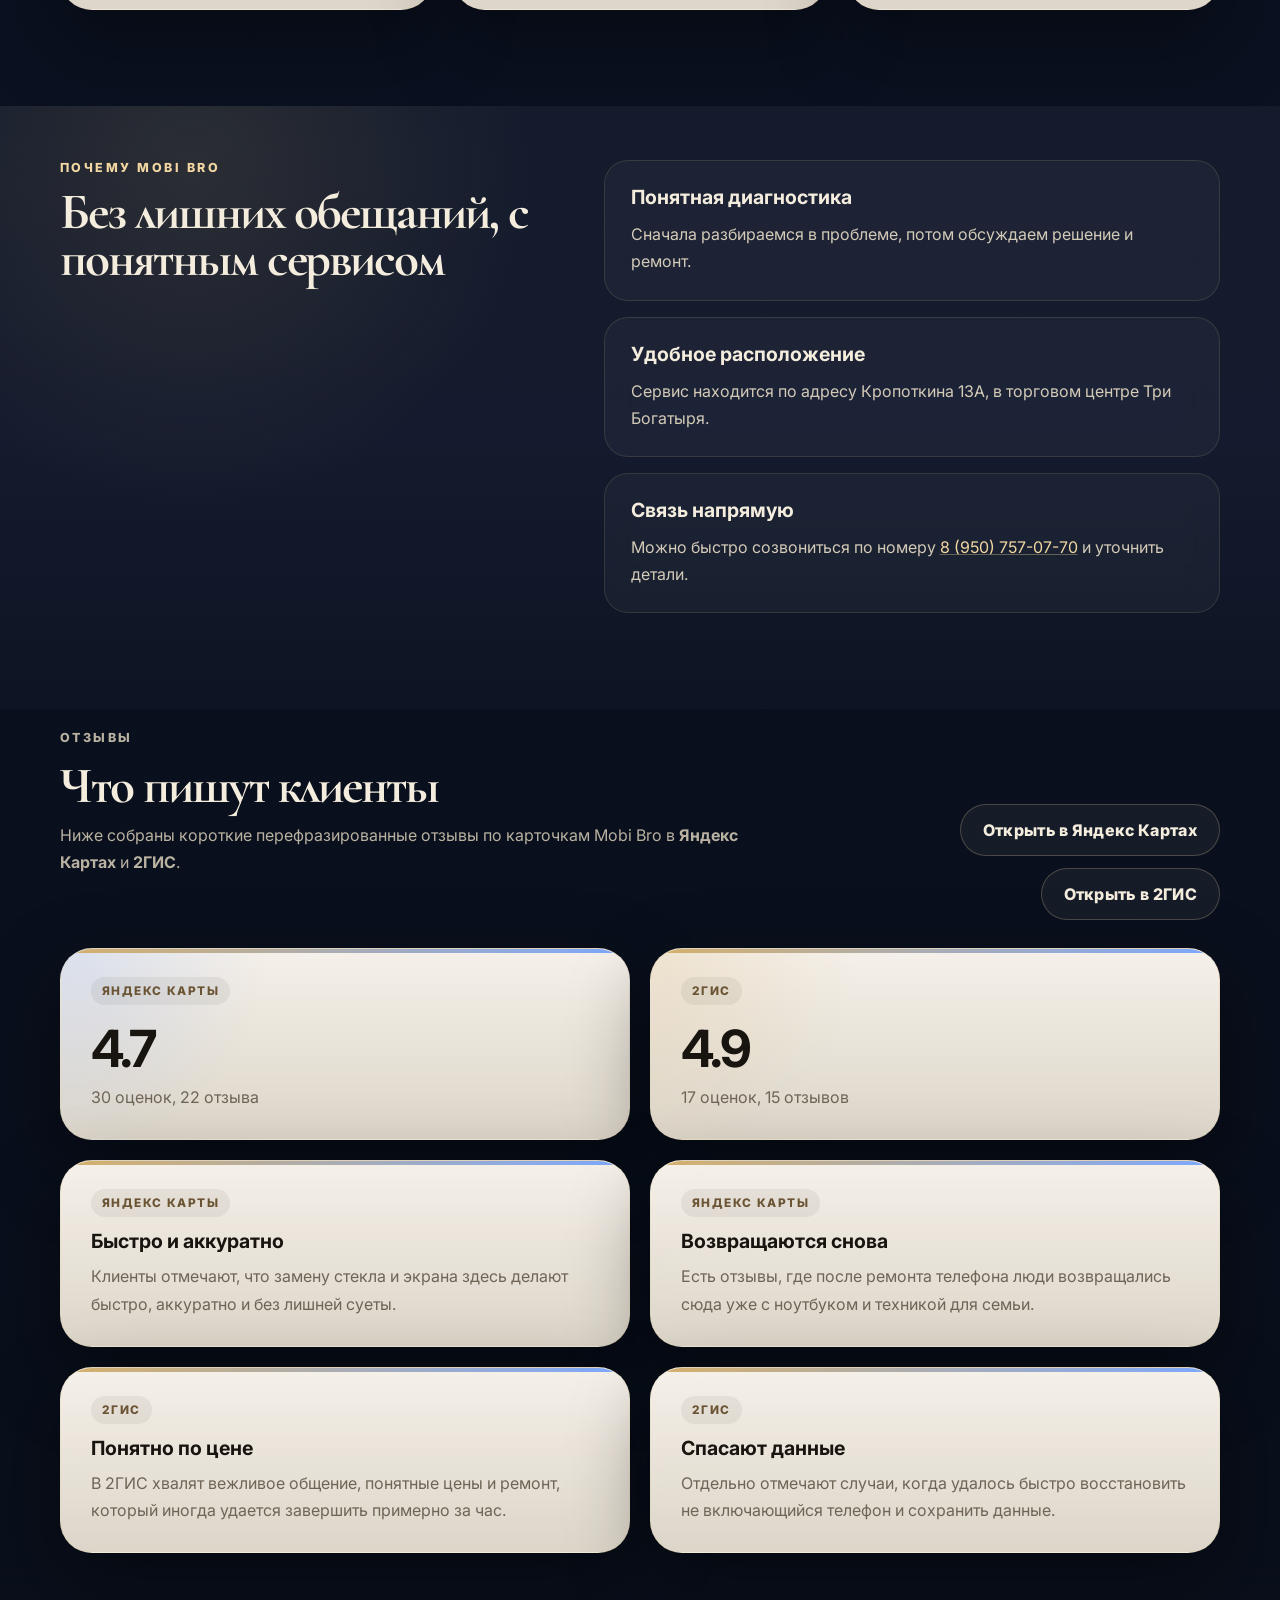
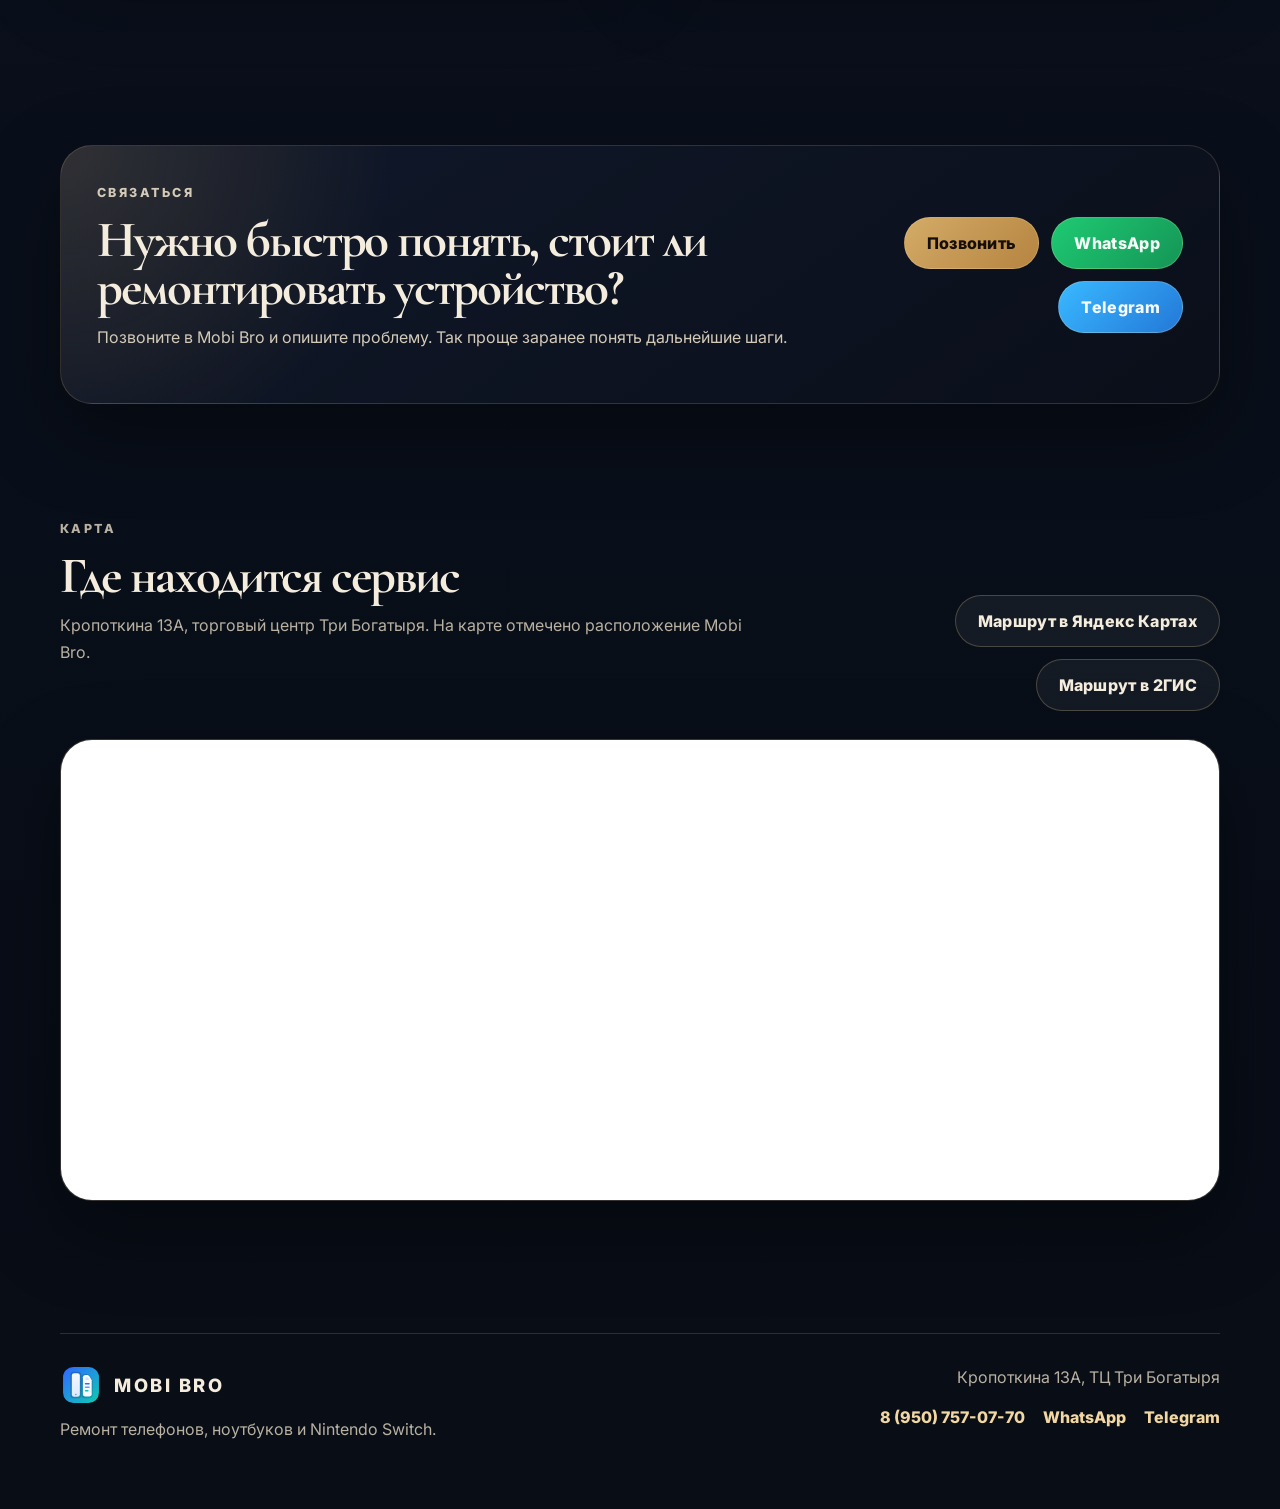
<file: mobi-bro/index.html>
<!DOCTYPE html>
<html lang="ru">
<head>
  <meta charset="UTF-8">
  <meta name="viewport" content="width=device-width, initial-scale=1.0">
  <title>Mobi Bro | Ремонт телефонов, ноутбуков и Nintendo Switch</title>
  <meta name="theme-color" content="#2f6bff">
  <meta
    name="description"
    content="Mobi Bro: ремонт телефонов, ноутбуков и Nintendo Switch. Адрес: Кропоткина 13А, ТЦ Три Богатыря. Звоните: 8 (950) 757-07-70."
  >
  <link rel="icon" href="favicon.svg" type="image/svg+xml">
  <link rel="manifest" href="site.webmanifest">
  <link rel="preconnect" href="https://fonts.googleapis.com">
  <link rel="preconnect" href="https://fonts.gstatic.com" crossorigin>
  <link href="https://fonts.googleapis.com/css2?family=Inter:wght@400;500;600;700;800&family=Cormorant+Garamond:wght@600;700&display=swap" rel="stylesheet">
  <link rel="stylesheet" href="styles.css">
</head>
<body>
  <header class="hero">
    <div class="container">
      <nav class="topbar">
        <a class="brand" href="#top">
          <img class="brand__logo" src="logo.svg" alt="Логотип Mobi Bro">
          <span>Mobi Bro</span>
        </a>
        <div class="topbar__actions">
          <a class="topbar__phone" href="tel:+79507570770">8 (950) 757-07-70</a>
          <a class="button button--ghost" href="#map">Как найти</a>
        </div>
      </nav>

      <div class="hero__content" id="top">
        <div class="hero__text">
          <p class="eyebrow">Сервисный центр в ТЦ Три Богатыря</p>
          <div class="hero__brand-row">
            <img class="hero__logo" src="logo.svg" alt="Mobi Bro">
            <span class="hero__brand-name">Mobi Bro</span>
          </div>
          <h1>Ремонтируем телефоны, ноутбуки и Nintendo Switch быстро и аккуратно</h1>
          <p class="hero__lead">
            Mobi Bro помогает вернуть технику в работу без лишней суеты: диагностика, понятные сроки,
            бережный ремонт и живое общение без сложных формальностей.
          </p>
          <div class="hero__actions">
            <a class="button" href="tel:+79507570770">Позвонить сейчас</a>
            <a class="button button--whatsapp" href="https://wa.me/79507570770" target="_blank" rel="noreferrer">WhatsApp</a>
            <a class="button button--telegram" href="https://t.me/mobi_bro" target="_blank" rel="noreferrer">Telegram</a>
            <a class="button button--secondary" href="#services">Наши услуги</a>
          </div>
          <ul class="hero__points">
            <li>Замена экранов, аккумуляторов и разъемов</li>
            <li>Ремонт ноутбуков после перегрева и залития</li>
            <li>Обслуживание и ремонт приставок Nintendo Switch</li>
          </ul>
          <div class="hero__meta">
            <span>Рейтинг до 4.9</span>
            <span>WhatsApp и Telegram</span>
            <span>Кропоткина 13А</span>
          </div>
        </div>

        <div class="hero__card">
          <div class="hero__card-badge">Mobi Bro Premium Service</div>
          <h2>Адрес сервиса</h2>
          <p>Кропоткина 13А<br>Торговый центр Три Богатыря</p>
          <div class="hero__schedule">
            <span>Телефон</span>
            <a href="tel:+79507570770">8 (950) 757-07-70</a>
          </div>
          <div class="hero__card-note">
            Приезжайте с устройством или сначала позвоните, чтобы уточнить неисправность и сориентироваться по ремонту.
          </div>
        </div>
      </div>
    </div>
  </header>

  <main>
    <section class="section section--tight" id="services">
      <div class="container">
        <div class="section__intro">
          <p class="eyebrow">Услуги</p>
          <h2>Что ремонтируем</h2>
          <p>Основные направления сервиса Mobi Bro.</p>
        </div>

        <div class="cards-grid">
          <article class="service-card">
            <h3>Телефоны</h3>
            <p>Замена дисплеев, стекол, аккумуляторов, камер, динамиков, микрофонов и разъемов зарядки.</p>
          </article>
          <article class="service-card">
            <h3>Ноутбуки</h3>
            <p>Чистка после перегрева, замена клавиатур, экранов, батарей, накопителей и восстановление после сбоев.</p>
          </article>
          <article class="service-card">
            <h3>Nintendo Switch</h3>
            <p>Ремонт приставок, разъемов, системы питания, охлаждения, кнопок и других аппаратных неисправностей.</p>
          </article>
        </div>
      </div>
    </section>

    <section class="section section--dark">
      <div class="container benefits">
        <div>
          <p class="eyebrow eyebrow--light">Почему Mobi Bro</p>
          <h2>Без лишних обещаний, с понятным сервисом</h2>
        </div>
        <div class="benefits__list">
          <article>
            <h3>Понятная диагностика</h3>
            <p>Сначала разбираемся в проблеме, потом обсуждаем решение и ремонт.</p>
          </article>
          <article>
            <h3>Удобное расположение</h3>
            <p>Сервис находится по адресу Кропоткина 13А, в торговом центре Три Богатыря.</p>
          </article>
          <article>
            <h3>Связь напрямую</h3>
            <p>Можно быстро созвониться по номеру <a href="tel:+79507570770">8 (950) 757-07-70</a> и уточнить детали.</p>
          </article>
        </div>
      </div>
    </section>

    <section class="section section--tight" id="reviews">
      <div class="container">
        <div class="section__split">
          <div class="section__intro section__intro--compact">
            <p class="eyebrow">Отзывы</p>
            <h2>Что пишут клиенты</h2>
            <p>
              Ниже собраны короткие перефразированные отзывы по карточкам Mobi Bro в
              <strong>Яндекс Картах</strong> и <strong>2ГИС</strong>.
            </p>
          </div>
          <div class="platform-links">
            <a class="button button--secondary" href="https://yandex.com/maps/org/mobi_bro/225954756170/" target="_blank" rel="noreferrer">Открыть в Яндекс Картах</a>
            <a class="button button--secondary" href="https://2gis.ru/voronezh/firm/70000001034668552" target="_blank" rel="noreferrer">Открыть в 2ГИС</a>
          </div>
        </div>

        <div class="ratings-grid ratings-grid--accent">
          <article class="rating-card">
            <span class="rating-card__source">Яндекс Карты</span>
            <strong>4.7</strong>
            <p>30 оценок, 22 отзыва</p>
          </article>
          <article class="rating-card">
            <span class="rating-card__source">2ГИС</span>
            <strong>4.9</strong>
            <p>17 оценок, 15 отзывов</p>
          </article>
        </div>

        <div class="reviews-grid">
          <article class="review-card">
            <span class="review-card__source">Яндекс Карты</span>
            <h3>Быстро и аккуратно</h3>
            <p>Клиенты отмечают, что замену стекла и экрана здесь делают быстро, аккуратно и без лишней суеты.</p>
          </article>
          <article class="review-card">
            <span class="review-card__source">Яндекс Карты</span>
            <h3>Возвращаются снова</h3>
            <p>Есть отзывы, где после ремонта телефона люди возвращались сюда уже с ноутбуком и техникой для семьи.</p>
          </article>
          <article class="review-card">
            <span class="review-card__source">2ГИС</span>
            <h3>Понятно по цене</h3>
            <p>В 2ГИС хвалят вежливое общение, понятные цены и ремонт, который иногда удается завершить примерно за час.</p>
          </article>
          <article class="review-card">
            <span class="review-card__source">2ГИС</span>
            <h3>Спасают данные</h3>
            <p>Отдельно отмечают случаи, когда удалось быстро восстановить не включающийся телефон и сохранить данные.</p>
          </article>
        </div>
      </div>
    </section>

    <section class="section cta-section">
      <div class="container cta-box">
        <div>
          <p class="eyebrow">Связаться</p>
          <h2>Нужно быстро понять, стоит ли ремонтировать устройство?</h2>
          <p>Позвоните в Mobi Bro и опишите проблему. Так проще заранее понять дальнейшие шаги.</p>
        </div>
        <div class="cta-box__actions">
          <a class="button" href="tel:+79507570770">Позвонить</a>
          <a class="button button--whatsapp" href="https://wa.me/79507570770" target="_blank" rel="noreferrer">WhatsApp</a>
          <a class="button button--telegram" href="https://t.me/mobi_bro" target="_blank" rel="noreferrer">Telegram</a>
        </div>
      </div>
    </section>

    <section class="section section--tight" id="map">
      <div class="container">
        <div class="section__split section__split--end">
          <div class="section__intro section__intro--left section__intro--compact">
            <p class="eyebrow">Карта</p>
            <h2>Где находится сервис</h2>
            <p>Кропоткина 13А, торговый центр Три Богатыря. На карте отмечено расположение Mobi Bro.</p>
          </div>
          <div class="platform-links">
            <a class="button button--secondary" href="https://yandex.com/maps/org/mobi_bro/225954756170/" target="_blank" rel="noreferrer">Маршрут в Яндекс Картах</a>
            <a class="button button--secondary" href="https://2gis.ru/voronezh/firm/70000001034668552" target="_blank" rel="noreferrer">Маршрут в 2ГИС</a>
          </div>
        </div>

        <div class="map-card">
          <iframe
            title="Карта сервиса Mobi Bro"
            src="https://www.google.com/maps?q=%D0%9A%D1%80%D0%BE%D0%BF%D0%BE%D1%82%D0%BA%D0%B8%D0%BD%D0%B0%2013%D0%90%2C%20%D0%A2%D0%A6%20%D0%A2%D1%80%D0%B8%20%D0%91%D0%BE%D0%B3%D0%B0%D1%82%D1%8B%D1%80%D1%8F&z=17&output=embed"
            loading="lazy"
            referrerpolicy="no-referrer-when-downgrade"
            allowfullscreen
          ></iframe>
        </div>
      </div>
    </section>
  </main>

  <footer class="footer">
      <div class="container footer__content">
        <div>
          <a class="brand brand--footer" href="#top">
            <img class="brand__logo" src="logo.svg" alt="Логотип Mobi Bro">
            <span>Mobi Bro</span>
          </a>
          <p>Ремонт телефонов, ноутбуков и Nintendo Switch.</p>
        </div>
        <div class="footer__contacts">
          <p>Кропоткина 13А, ТЦ Три Богатыря</p>
        <div class="footer__links">
          <a href="tel:+79507570770">8 (950) 757-07-70</a>
          <a href="https://wa.me/79507570770" target="_blank" rel="noreferrer">WhatsApp</a>
          <a href="https://t.me/mobi_bro" target="_blank" rel="noreferrer">Telegram</a>
        </div>
      </div>
    </div>
  </footer>
</body>
</html>
</file>
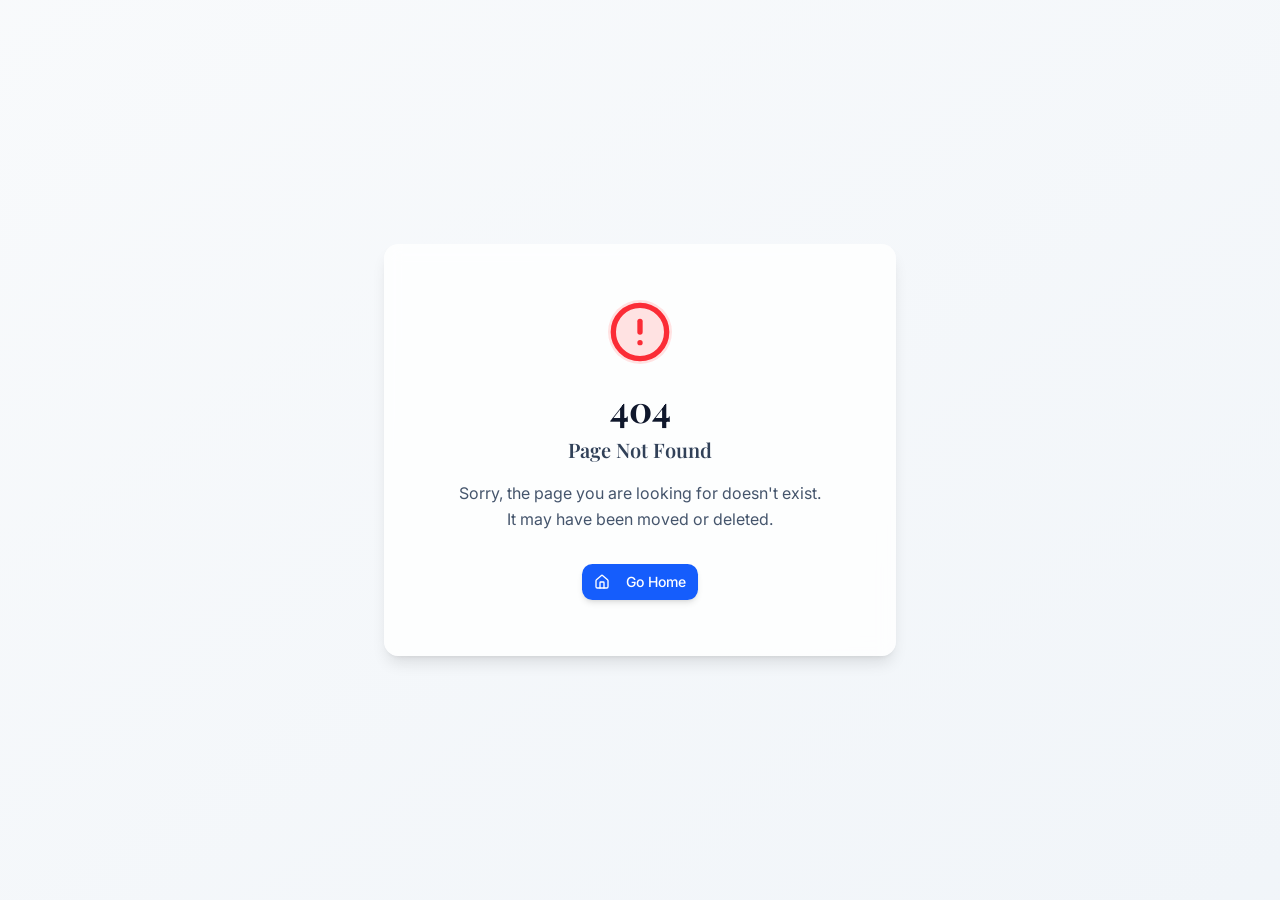
<file: portfolio/index.html>
<!doctype html>
<html lang="en">

  <head>
    <meta charset="UTF-8" />
    <meta
      name="viewport"
      content="width=device-width, initial-scale=1.0, maximum-scale=1" />
    <title>Александр: Инженер, Музыкант, Разработчик</title>
    <meta name="description" content="Персональный сайт Александра - инженер микроэлектроники, музыкант, композитор, диджей и разработчик ПО" />
    <link rel="preconnect" href="https://fonts.googleapis.com" />
    <link rel="preconnect" href="https://fonts.gstatic.com" crossorigin />
    <link href="https://fonts.googleapis.com/css2?family=Playfair+Display:wght@700&family=Inter:wght@400;500;600;700&display=swap" rel="stylesheet" />   <script type="module" crossorigin src="/portfolio/assets/index-jANOwdcz.js"></script>
   <link rel="stylesheet" crossorigin href="/portfolio/assets/index-yo7OLKyn.css">
 </head>

  <body>
    <script id="manus-runtime">window.__MANUS_HOST_DEV__ = false;
(function(){"use strict";var Mr={exports:{}},Kn={};/**
 * @license React
 * react-jsx-runtime.production.js
 *
 * Copyright (c) Meta Platforms, Inc. and affiliates.
 *
 * This source code is licensed under the MIT license found in the
 * LICENSE file in the root directory of this source tree.
 */var $c;function um(){if($c)return Kn;$c=1;var r=Symbol.for("react.transitional.element"),i=Symbol.for("react.fragment");function c(s,d,m){var x=null;if(m!==void 0&&(x=""+m),d.key!==void 0&&(x=""+d.key),"key"in d){m={};for(var R in d)R!=="key"&&(m[R]=d[R])}else m=d;return d=m.ref,{$$typeof:r,type:s,key:x,ref:d!==void 0?d:null,props:m}}return Kn.Fragment=i,Kn.jsx=c,Kn.jsxs=c,Kn}var Fc;function dm(){return Fc||(Fc=1,Mr.exports=um()),Mr.exports}var h=dm(),Ar={exports:{}},Pn={},Rr={exports:{}},Nr={};/**
 * @license React
 * scheduler.production.js
 *
 * Copyright (c) Meta Platforms, Inc. and affiliates.
 *
 * This source code is licensed under the MIT license found in the
 * LICENSE file in the root directory of this source tree.
 */var Ic;function fm(){return Ic||(Ic=1,function(r){function i(A,q){var B=A.length;A.push(q);t:for(;0<B;){var bt=B-1>>>1,p=A[bt];if(0<d(p,q))A[bt]=q,A[B]=p,B=bt;else break t}}function c(A){return A.length===0?null:A[0]}function s(A){if(A.length===0)return null;var q=A[0],B=A.pop();if(B!==q){A[0]=B;t:for(var bt=0,p=A.length,O=p>>>1;bt<O;){var X=2*(bt+1)-1,G=A[X],Z=X+1,st=A[Z];if(0>d(G,B))Z<p&&0>d(st,G)?(A[bt]=st,A[Z]=B,bt=Z):(A[bt]=G,A[X]=B,bt=X);else if(Z<p&&0>d(st,B))A[bt]=st,A[Z]=B,bt=Z;else break t}}return q}function d(A,q){var B=A.sortIndex-q.sortIndex;return B!==0?B:A.id-q.id}if(r.unstable_now=void 0,typeof performance=="object"&&typeof performance.now=="function"){var m=performance;r.unstable_now=function(){return m.now()}}else{var x=Date,R=x.now();r.unstable_now=function(){return x.now()-R}}var C=[],v=[],D=1,j=null,J=3,at=!1,$=!1,nt=!1,ct=!1,ht=typeof setTimeout=="function"?setTimeout:null,St=typeof clearTimeout=="function"?clearTimeout:null,_=typeof setImmediate<"u"?setImmediate:null;function Y(A){for(var q=c(v);q!==null;){if(q.callback===null)s(v);else if(q.startTime<=A)s(v),q.sortIndex=q.expirationTime,i(C,q);else break;q=c(v)}}function H(A){if(nt=!1,Y(A),!$)if(c(C)!==null)$=!0,it||(it=!0,Bt());else{var q=c(v);q!==null&&Mt(H,q.startTime-A)}}var it=!1,rt=-1,V=5,xt=-1;function Be(){return ct?!0:!(r.unstable_now()-xt<V)}function te(){if(ct=!1,it){var A=r.unstable_now();xt=A;var q=!0;try{t:{$=!1,nt&&(nt=!1,St(rt),rt=-1),at=!0;var B=J;try{e:{for(Y(A),j=c(C);j!==null&&!(j.expirationTime>A&&Be());){var bt=j.callback;if(typeof bt=="function"){j.callback=null,J=j.priorityLevel;var p=bt(j.expirationTime<=A);if(A=r.unstable_now(),typeof p=="function"){j.callback=p,Y(A),q=!0;break e}j===c(C)&&s(C),Y(A)}else s(C);j=c(C)}if(j!==null)q=!0;else{var O=c(v);O!==null&&Mt(H,O.startTime-A),q=!1}}break t}finally{j=null,J=B,at=!1}q=void 0}}finally{q?Bt():it=!1}}}var Bt;if(typeof _=="function")Bt=function(){_(te)};else if(typeof MessageChannel<"u"){var me=new MessageChannel,Se=me.port2;me.port1.onmessage=te,Bt=function(){Se.postMessage(null)}}else Bt=function(){ht(te,0)};function Mt(A,q){rt=ht(function(){A(r.unstable_now())},q)}r.unstable_IdlePriority=5,r.unstable_ImmediatePriority=1,r.unstable_LowPriority=4,r.unstable_NormalPriority=3,r.unstable_Profiling=null,r.unstable_UserBlockingPriority=2,r.unstable_cancelCallback=function(A){A.callback=null},r.unstable_forceFrameRate=function(A){0>A||125<A?console.error("forceFrameRate takes a positive int between 0 and 125, forcing frame rates higher than 125 fps is not supported"):V=0<A?Math.floor(1e3/A):5},r.unstable_getCurrentPriorityLevel=function(){return J},r.unstable_next=function(A){switch(J){case 1:case 2:case 3:var q=3;break;default:q=J}var B=J;J=q;try{return A()}finally{J=B}},r.unstable_requestPaint=function(){ct=!0},r.unstable_runWithPriority=function(A,q){switch(A){case 1:case 2:case 3:case 4:case 5:break;default:A=3}var B=J;J=A;try{return q()}finally{J=B}},r.unstable_scheduleCallback=function(A,q,B){var bt=r.unstable_now();switch(typeof B=="object"&&B!==null?(B=B.delay,B=typeof B=="number"&&0<B?bt+B:bt):B=bt,A){case 1:var p=-1;break;case 2:p=250;break;case 5:p=1073741823;break;case 4:p=1e4;break;default:p=5e3}return p=B+p,A={id:D++,callback:q,priorityLevel:A,startTime:B,expirationTime:p,sortIndex:-1},B>bt?(A.sortIndex=B,i(v,A),c(C)===null&&A===c(v)&&(nt?(St(rt),rt=-1):nt=!0,Mt(H,B-bt))):(A.sortIndex=p,i(C,A),$||at||($=!0,it||(it=!0,Bt()))),A},r.unstable_shouldYield=Be,r.unstable_wrapCallback=function(A){var q=J;return function(){var B=J;J=q;try{return A.apply(this,arguments)}finally{J=B}}}}(Nr)),Nr}var tu;function hm(){return tu||(tu=1,Rr.exports=fm()),Rr.exports}var zr={exports:{}},ut={};/**
 * @license React
 * react.production.js
 *
 * Copyright (c) Meta Platforms, Inc. and affiliates.
 *
 * This source code is licensed under the MIT license found in the
 * LICENSE file in the root directory of this source tree.
 */var eu;function mm(){if(eu)return ut;eu=1;var r=Symbol.for("react.transitional.element"),i=Symbol.for("react.portal"),c=Symbol.for("react.fragment"),s=Symbol.for("react.strict_mode"),d=Symbol.for("react.profiler"),m=Symbol.for("react.consumer"),x=Symbol.for("react.context"),R=Symbol.for("react.forward_ref"),C=Symbol.for("react.suspense"),v=Symbol.for("react.memo"),D=Symbol.for("react.lazy"),j=Symbol.iterator;function J(p){return p===null||typeof p!="object"?null:(p=j&&p[j]||p["@@iterator"],typeof p=="function"?p:null)}var at={isMounted:function(){return!1},enqueueForceUpdate:function(){},enqueueReplaceState:function(){},enqueueSetState:function(){}},$=Object.assign,nt={};function ct(p,O,X){this.props=p,this.context=O,this.refs=nt,this.updater=X||at}ct.prototype.isReactComponent={},ct.prototype.setState=function(p,O){if(typeof p!="object"&&typeof p!="function"&&p!=null)throw Error("takes an object of state variables to update or a function which returns an object of state variables.");this.updater.enqueueSetState(this,p,O,"setState")},ct.prototype.forceUpdate=function(p){this.updater.enqueueForceUpdate(this,p,"forceUpdate")};function ht(){}ht.prototype=ct.prototype;function St(p,O,X){this.props=p,this.context=O,this.refs=nt,this.updater=X||at}var _=St.prototype=new ht;_.constructor=St,$(_,ct.prototype),_.isPureReactComponent=!0;var Y=Array.isArray,H={H:null,A:null,T:null,S:null,V:null},it=Object.prototype.hasOwnProperty;function rt(p,O,X,G,Z,st){return X=st.ref,{$$typeof:r,type:p,key:O,ref:X!==void 0?X:null,props:st}}function V(p,O){return rt(p.type,O,void 0,void 0,void 0,p.props)}function xt(p){return typeof p=="object"&&p!==null&&p.$$typeof===r}function Be(p){var O={"=":"=0",":":"=2"};return"$"+p.replace(/[=:]/g,function(X){return O[X]})}var te=/\/+/g;function Bt(p,O){return typeof p=="object"&&p!==null&&p.key!=null?Be(""+p.key):O.toString(36)}function me(){}function Se(p){switch(p.status){case"fulfilled":return p.value;case"rejected":throw p.reason;default:switch(typeof p.status=="string"?p.then(me,me):(p.status="pending",p.then(function(O){p.status==="pending"&&(p.status="fulfilled",p.value=O)},function(O){p.status==="pending"&&(p.status="rejected",p.reason=O)})),p.status){case"fulfilled":return p.value;case"rejected":throw p.reason}}throw p}function Mt(p,O,X,G,Z){var st=typeof p;(st==="undefined"||st==="boolean")&&(p=null);var I=!1;if(p===null)I=!0;else switch(st){case"bigint":case"string":case"number":I=!0;break;case"object":switch(p.$$typeof){case r:case i:I=!0;break;case D:return I=p._init,Mt(I(p._payload),O,X,G,Z)}}if(I)return Z=Z(p),I=G===""?"."+Bt(p,0):G,Y(Z)?(X="",I!=null&&(X=I.replace(te,"$&/")+"/"),Mt(Z,O,X,"",function(Jt){return Jt})):Z!=null&&(xt(Z)&&(Z=V(Z,X+(Z.key==null||p&&p.key===Z.key?"":(""+Z.key).replace(te,"$&/")+"/")+I)),O.push(Z)),1;I=0;var gt=G===""?".":G+":";if(Y(p))for(var Tt=0;Tt<p.length;Tt++)G=p[Tt],st=gt+Bt(G,Tt),I+=Mt(G,O,X,st,Z);else if(Tt=J(p),typeof Tt=="function")for(p=Tt.call(p),Tt=0;!(G=p.next()).done;)G=G.value,st=gt+Bt(G,Tt++),I+=Mt(G,O,X,st,Z);else if(st==="object"){if(typeof p.then=="function")return Mt(Se(p),O,X,G,Z);throw O=String(p),Error("Objects are not valid as a React child (found: "+(O==="[object Object]"?"object with keys {"+Object.keys(p).join(", ")+"}":O)+"). If you meant to render a collection of children, use an array instead.")}return I}function A(p,O,X){if(p==null)return p;var G=[],Z=0;return Mt(p,G,"","",function(st){return O.call(X,st,Z++)}),G}function q(p){if(p._status===-1){var O=p._result;O=O(),O.then(function(X){(p._status===0||p._status===-1)&&(p._status=1,p._result=X)},function(X){(p._status===0||p._status===-1)&&(p._status=2,p._result=X)}),p._status===-1&&(p._status=0,p._result=O)}if(p._status===1)return p._result.default;throw p._result}var B=typeof reportError=="function"?reportError:function(p){if(typeof window=="object"&&typeof window.ErrorEvent=="function"){var O=new window.ErrorEvent("error",{bubbles:!0,cancelable:!0,message:typeof p=="object"&&p!==null&&typeof p.message=="string"?String(p.message):String(p),error:p});if(!window.dispatchEvent(O))return}else if(typeof process=="object"&&typeof process.emit=="function"){process.emit("uncaughtException",p);return}console.error(p)};function bt(){}return ut.Children={map:A,forEach:function(p,O,X){A(p,function(){O.apply(this,arguments)},X)},count:function(p){var O=0;return A(p,function(){O++}),O},toArray:function(p){return A(p,function(O){return O})||[]},only:function(p){if(!xt(p))throw Error("React.Children.only expected to receive a single React element child.");return p}},ut.Component=ct,ut.Fragment=c,ut.Profiler=d,ut.PureComponent=St,ut.StrictMode=s,ut.Suspense=C,ut.__CLIENT_INTERNALS_DO_NOT_USE_OR_WARN_USERS_THEY_CANNOT_UPGRADE=H,ut.__COMPILER_RUNTIME={__proto__:null,c:function(p){return H.H.useMemoCache(p)}},ut.cache=function(p){return function(){return p.apply(null,arguments)}},ut.cloneElement=function(p,O,X){if(p==null)throw Error("The argument must be a React element, but you passed "+p+".");var G=$({},p.props),Z=p.key,st=void 0;if(O!=null)for(I in O.ref!==void 0&&(st=void 0),O.key!==void 0&&(Z=""+O.key),O)!it.call(O,I)||I==="key"||I==="__self"||I==="__source"||I==="ref"&&O.ref===void 0||(G[I]=O[I]);var I=arguments.length-2;if(I===1)G.children=X;else if(1<I){for(var gt=Array(I),Tt=0;Tt<I;Tt++)gt[Tt]=arguments[Tt+2];G.children=gt}return rt(p.type,Z,void 0,void 0,st,G)},ut.createContext=function(p){return p={$$typeof:x,_currentValue:p,_currentValue2:p,_threadCount:0,Provider:null,Consumer:null},p.Provider=p,p.Consumer={$$typeof:m,_context:p},p},ut.createElement=function(p,O,X){var G,Z={},st=null;if(O!=null)for(G in O.key!==void 0&&(st=""+O.key),O)it.call(O,G)&&G!=="key"&&G!=="__self"&&G!=="__source"&&(Z[G]=O[G]);var I=arguments.length-2;if(I===1)Z.children=X;else if(1<I){for(var gt=Array(I),Tt=0;Tt<I;Tt++)gt[Tt]=arguments[Tt+2];Z.children=gt}if(p&&p.defaultProps)for(G in I=p.defaultProps,I)Z[G]===void 0&&(Z[G]=I[G]);return rt(p,st,void 0,void 0,null,Z)},ut.createRef=function(){return{current:null}},ut.forwardRef=function(p){return{$$typeof:R,render:p}},ut.isValidElement=xt,ut.lazy=function(p){return{$$typeof:D,_payload:{_status:-1,_result:p},_init:q}},ut.memo=function(p,O){return{$$typeof:v,type:p,compare:O===void 0?null:O}},ut.startTransition=function(p){var O=H.T,X={};H.T=X;try{var G=p(),Z=H.S;Z!==null&&Z(X,G),typeof G=="object"&&G!==null&&typeof G.then=="function"&&G.then(bt,B)}catch(st){B(st)}finally{H.T=O}},ut.unstable_useCacheRefresh=function(){return H.H.useCacheRefresh()},ut.use=function(p){return H.H.use(p)},ut.useActionState=function(p,O,X){return H.H.useActionState(p,O,X)},ut.useCallback=function(p,O){return H.H.useCallback(p,O)},ut.useContext=function(p){return H.H.useContext(p)},ut.useDebugValue=function(){},ut.useDeferredValue=function(p,O){return H.H.useDeferredValue(p,O)},ut.useEffect=function(p,O,X){var G=H.H;if(typeof X=="function")throw Error("useEffect CRUD overload is not enabled in this build of React.");return G.useEffect(p,O)},ut.useId=function(){return H.H.useId()},ut.useImperativeHandle=function(p,O,X){return H.H.useImperativeHandle(p,O,X)},ut.useInsertionEffect=function(p,O){return H.H.useInsertionEffect(p,O)},ut.useLayoutEffect=function(p,O){return H.H.useLayoutEffect(p,O)},ut.useMemo=function(p,O){return H.H.useMemo(p,O)},ut.useOptimistic=function(p,O){return H.H.useOptimistic(p,O)},ut.useReducer=function(p,O,X){return H.H.useReducer(p,O,X)},ut.useRef=function(p){return H.H.useRef(p)},ut.useState=function(p){return H.H.useState(p)},ut.useSyncExternalStore=function(p,O,X){return H.H.useSyncExternalStore(p,O,X)},ut.useTransition=function(){return H.H.useTransition()},ut.version="19.1.1",ut}var lu;function _r(){return lu||(lu=1,zr.exports=mm()),zr.exports}var kr={exports:{}},he={};/**
 * @license React
 * react-dom.production.js
 *
 * Copyright (c) Meta Platforms, Inc. and affiliates.
 *
 * This source code is licensed under the MIT license found in the
 * LICENSE file in the root directory of this source tree.
 */var au;function gm(){if(au)return he;au=1;var r=_r();function i(C){var v="https://react.dev/errors/"+C;if(1<arguments.length){v+="?args[]="+encodeURIComponent(arguments[1]);for(var D=2;D<arguments.length;D++)v+="&args[]="+encodeURIComponent(arguments[D])}return"Minified React error #"+C+"; visit "+v+" for the full message or use the non-minified dev environment for full errors and additional helpful warnings."}function c(){}var s={d:{f:c,r:function(){throw Error(i(522))},D:c,C:c,L:c,m:c,X:c,S:c,M:c},p:0,findDOMNode:null},d=Symbol.for("react.portal");function m(C,v,D){var j=3<arguments.length&&arguments[3]!==void 0?arguments[3]:null;return{$$typeof:d,key:j==null?null:""+j,children:C,containerInfo:v,implementation:D}}var x=r.__CLIENT_INTERNALS_DO_NOT_USE_OR_WARN_USERS_THEY_CANNOT_UPGRADE;function R(C,v){if(C==="font")return"";if(typeof v=="string")return v==="use-credentials"?v:""}return he.__DOM_INTERNALS_DO_NOT_USE_OR_WARN_USERS_THEY_CANNOT_UPGRADE=s,he.createPortal=function(C,v){var D=2<arguments.length&&arguments[2]!==void 0?arguments[2]:null;if(!v||v.nodeType!==1&&v.nodeType!==9&&v.nodeType!==11)throw Error(i(299));return m(C,v,null,D)},he.flushSync=function(C){var v=x.T,D=s.p;try{if(x.T=null,s.p=2,C)return C()}finally{x.T=v,s.p=D,s.d.f()}},he.preconnect=function(C,v){typeof C=="string"&&(v?(v=v.crossOrigin,v=typeof v=="string"?v==="use-credentials"?v:"":void 0):v=null,s.d.C(C,v))},he.prefetchDNS=function(C){typeof C=="string"&&s.d.D(C)},he.preinit=function(C,v){if(typeof C=="string"&&v&&typeof v.as=="string"){var D=v.as,j=R(D,v.crossOrigin),J=typeof v.integrity=="string"?v.integrity:void 0,at=typeof v.fetchPriority=="string"?v.fetchPriority:void 0;D==="style"?s.d.S(C,typeof v.precedence=="string"?v.precedence:void 0,{crossOrigin:j,integrity:J,fetchPriority:at}):D==="script"&&s.d.X(C,{crossOrigin:j,integrity:J,fetchPriority:at,nonce:typeof v.nonce=="string"?v.nonce:void 0})}},he.preinitModule=function(C,v){if(typeof C=="string")if(typeof v=="object"&&v!==null){if(v.as==null||v.as==="script"){var D=R(v.as,v.crossOrigin);s.d.M(C,{crossOrigin:D,integrity:typeof v.integrity=="string"?v.integrity:void 0,nonce:typeof v.nonce=="string"?v.nonce:void 0})}}else v==null&&s.d.M(C)},he.preload=function(C,v){if(typeof C=="string"&&typeof v=="object"&&v!==null&&typeof v.as=="string"){var D=v.as,j=R(D,v.crossOrigin);s.d.L(C,D,{crossOrigin:j,integrity:typeof v.integrity=="string"?v.integrity:void 0,nonce:typeof v.nonce=="string"?v.nonce:void 0,type:typeof v.type=="string"?v.type:void 0,fetchPriority:typeof v.fetchPriority=="string"?v.fetchPriority:void 0,referrerPolicy:typeof v.referrerPolicy=="string"?v.referrerPolicy:void 0,imageSrcSet:typeof v.imageSrcSet=="string"?v.imageSrcSet:void 0,imageSizes:typeof v.imageSizes=="string"?v.imageSizes:void 0,media:typeof v.media=="string"?v.media:void 0})}},he.preloadModule=function(C,v){if(typeof C=="string")if(v){var D=R(v.as,v.crossOrigin);s.d.m(C,{as:typeof v.as=="string"&&v.as!=="script"?v.as:void 0,crossOrigin:D,integrity:typeof v.integrity=="string"?v.integrity:void 0})}else s.d.m(C)},he.requestFormReset=function(C){s.d.r(C)},he.unstable_batchedUpdates=function(C,v){return C(v)},he.useFormState=function(C,v,D){return x.H.useFormState(C,v,D)},he.useFormStatus=function(){return x.H.useHostTransitionStatus()},he.version="19.1.1",he}var nu;function pm(){if(nu)return kr.exports;nu=1;function r(){if(!(typeof __REACT_DEVTOOLS_GLOBAL_HOOK__>"u"||typeof __REACT_DEVTOOLS_GLOBAL_HOOK__.checkDCE!="function"))try{__REACT_DEVTOOLS_GLOBAL_HOOK__.checkDCE(r)}catch(i){console.error(i)}}return r(),kr.exports=gm(),kr.exports}/**
 * @license React
 * react-dom-client.production.js
 *
 * Copyright (c) Meta Platforms, Inc. and affiliates.
 *
 * This source code is licensed under the MIT license found in the
 * LICENSE file in the root directory of this source tree.
 */var ou;function ym(){if(ou)return Pn;ou=1;var r=hm(),i=_r(),c=pm();function s(t){var e="https://react.dev/errors/"+t;if(1<arguments.length){e+="?args[]="+encodeURIComponent(arguments[1]);for(var l=2;l<arguments.length;l++)e+="&args[]="+encodeURIComponent(arguments[l])}return"Minified React error #"+t+"; visit "+e+" for the full message or use the non-minified dev environment for full errors and additional helpful warnings."}function d(t){return!(!t||t.nodeType!==1&&t.nodeType!==9&&t.nodeType!==11)}function m(t){var e=t,l=t;if(t.alternate)for(;e.return;)e=e.return;else{t=e;do e=t,(e.flags&4098)!==0&&(l=e.return),t=e.return;while(t)}return e.tag===3?l:null}function x(t){if(t.tag===13){var e=t.memoizedState;if(e===null&&(t=t.alternate,t!==null&&(e=t.memoizedState)),e!==null)return e.dehydrated}return null}function R(t){if(m(t)!==t)throw Error(s(188))}function C(t){var e=t.alternate;if(!e){if(e=m(t),e===null)throw Error(s(188));return e!==t?null:t}for(var l=t,a=e;;){var n=l.return;if(n===null)break;var o=n.alternate;if(o===null){if(a=n.return,a!==null){l=a;continue}break}if(n.child===o.child){for(o=n.child;o;){if(o===l)return R(n),t;if(o===a)return R(n),e;o=o.sibling}throw Error(s(188))}if(l.return!==a.return)l=n,a=o;else{for(var u=!1,f=n.child;f;){if(f===l){u=!0,l=n,a=o;break}if(f===a){u=!0,a=n,l=o;break}f=f.sibling}if(!u){for(f=o.child;f;){if(f===l){u=!0,l=o,a=n;break}if(f===a){u=!0,a=o,l=n;break}f=f.sibling}if(!u)throw Error(s(189))}}if(l.alternate!==a)throw Error(s(190))}if(l.tag!==3)throw Error(s(188));return l.stateNode.current===l?t:e}function v(t){var e=t.tag;if(e===5||e===26||e===27||e===6)return t;for(t=t.child;t!==null;){if(e=v(t),e!==null)return e;t=t.sibling}return null}var D=Object.assign,j=Symbol.for("react.element"),J=Symbol.for("react.transitional.element"),at=Symbol.for("react.portal"),$=Symbol.for("react.fragment"),nt=Symbol.for("react.strict_mode"),ct=Symbol.for("react.profiler"),ht=Symbol.for("react.provider"),St=Symbol.for("react.consumer"),_=Symbol.for("react.context"),Y=Symbol.for("react.forward_ref"),H=Symbol.for("react.suspense"),it=Symbol.for("react.suspense_list"),rt=Symbol.for("react.memo"),V=Symbol.for("react.lazy"),xt=Symbol.for("react.activity"),Be=Symbol.for("react.memo_cache_sentinel"),te=Symbol.iterator;function Bt(t){return t===null||typeof t!="object"?null:(t=te&&t[te]||t["@@iterator"],typeof t=="function"?t:null)}var me=Symbol.for("react.client.reference");function Se(t){if(t==null)return null;if(typeof t=="function")return t.$$typeof===me?null:t.displayName||t.name||null;if(typeof t=="string")return t;switch(t){case $:return"Fragment";case ct:return"Profiler";case nt:return"StrictMode";case H:return"Suspense";case it:return"SuspenseList";case xt:return"Activity"}if(typeof t=="object")switch(t.$$typeof){case at:return"Portal";case _:return(t.displayName||"Context")+".Provider";case St:return(t._context.displayName||"Context")+".Consumer";case Y:var e=t.render;return t=t.displayName,t||(t=e.displayName||e.name||"",t=t!==""?"ForwardRef("+t+")":"ForwardRef"),t;case rt:return e=t.displayName||null,e!==null?e:Se(t.type)||"Memo";case V:e=t._payload,t=t._init;try{return Se(t(e))}catch{}}return null}var Mt=Array.isArray,A=i.__CLIENT_INTERNALS_DO_NOT_USE_OR_WARN_USERS_THEY_CANNOT_UPGRADE,q=c.__DOM_INTERNALS_DO_NOT_USE_OR_WARN_USERS_THEY_CANNOT_UPGRADE,B={pending:!1,data:null,method:null,action:null},bt=[],p=-1;function O(t){return{current:t}}function X(t){0>p||(t.current=bt[p],bt[p]=null,p--)}function G(t,e){p++,bt[p]=t.current,t.current=e}var Z=O(null),st=O(null),I=O(null),gt=O(null);function Tt(t,e){switch(G(I,e),G(st,t),G(Z,null),e.nodeType){case 9:case 11:t=(t=e.documentElement)&&(t=t.namespaceURI)?Hh(t):0;break;default:if(t=e.tagName,e=e.namespaceURI)e=Hh(e),t=Uh(e,t);else switch(t){case"svg":t=1;break;case"math":t=2;break;default:t=0}}X(Z),G(Z,t)}function Jt(){X(Z),X(st),X(I)}function Ke(t){t.memoizedState!==null&&G(gt,t);var e=Z.current,l=Uh(e,t.type);e!==l&&(G(st,t),G(Z,l))}function Ce(t){st.current===t&&(X(Z),X(st)),gt.current===t&&(X(gt),Wo._currentValue=B)}var Pe=Object.prototype.hasOwnProperty,yl=r.unstable_scheduleCallback,sn=r.unstable_cancelCallback,Ca=r.unstable_shouldYield,ri=r.unstable_requestPaint,ge=r.unstable_now,si=r.unstable_getCurrentPriorityLevel,Ul=r.unstable_ImmediatePriority,Fn=r.unstable_UserBlockingPriority,nl=r.unstable_NormalPriority,ci=r.unstable_LowPriority,Gl=r.unstable_IdlePriority,ui=r.log,Ea=r.unstable_setDisableYieldValue,ql=null,Wt=null;function Je(t){if(typeof ui=="function"&&Ea(t),Wt&&typeof Wt.setStrictMode=="function")try{Wt.setStrictMode(ql,t)}catch{}}var $t=Math.clz32?Math.clz32:fi,di=Math.log,Ta=Math.LN2;function fi(t){return t>>>=0,t===0?32:31-(di(t)/Ta|0)|0}var L=256,cn=4194304;function vl(t){var e=t&42;if(e!==0)return e;switch(t&-t){case 1:return 1;case 2:return 2;case 4:return 4;case 8:return 8;case 16:return 16;case 32:return 32;case 64:return 64;case 128:return 128;case 256:case 512:case 1024:case 2048:case 4096:case 8192:case 16384:case 32768:case 65536:case 131072:case 262144:case 524288:case 1048576:case 2097152:return t&4194048;case 4194304:case 8388608:case 16777216:case 33554432:return t&62914560;case 67108864:return 67108864;case 134217728:return 134217728;case 268435456:return 268435456;case 536870912:return 536870912;case 1073741824:return 0;default:return t}}function un(t,e,l){var a=t.pendingLanes;if(a===0)return 0;var n=0,o=t.suspendedLanes,u=t.pingedLanes;t=t.warmLanes;var f=a&134217727;return f!==0?(a=f&~o,a!==0?n=vl(a):(u&=f,u!==0?n=vl(u):l||(l=f&~t,l!==0&&(n=vl(l))))):(f=a&~o,f!==0?n=vl(f):u!==0?n=vl(u):l||(l=a&~t,l!==0&&(n=vl(l)))),n===0?0:e!==0&&e!==n&&(e&o)===0&&(o=n&-n,l=e&-e,o>=l||o===32&&(l&4194048)!==0)?e:n}function Dt(t,e){return(t.pendingLanes&~(t.suspendedLanes&~t.pingedLanes)&e)===0}function In(t,e){switch(t){case 1:case 2:case 4:case 8:case 64:return e+250;case 16:case 32:case 128:case 256:case 512:case 1024:case 2048:case 4096:case 8192:case 16384:case 32768:case 65536:case 131072:case 262144:case 524288:case 1048576:case 2097152:return e+5e3;case 4194304:case 8388608:case 16777216:case 33554432:return-1;case 67108864:case 134217728:case 268435456:case 536870912:case 1073741824:return-1;default:return-1}}function to(){var t=L;return L<<=1,(L&4194048)===0&&(L=256),t}function hi(){var t=cn;return cn<<=1,(cn&62914560)===0&&(cn=4194304),t}function eo(t){for(var e=[],l=0;31>l;l++)e.push(t);return e}function Da(t,e){t.pendingLanes|=e,e!==268435456&&(t.suspendedLanes=0,t.pingedLanes=0,t.warmLanes=0)}function Ir(t,e,l,a,n,o){var u=t.pendingLanes;t.pendingLanes=l,t.suspendedLanes=0,t.pingedLanes=0,t.warmLanes=0,t.expiredLanes&=l,t.entangledLanes&=l,t.errorRecoveryDisabledLanes&=l,t.shellSuspendCounter=0;var f=t.entanglements,g=t.expirationTimes,S=t.hiddenUpdates;for(l=u&~l;0<l;){var N=31-$t(l),k=1<<N;f[N]=0,g[N]=-1;var E=S[N];if(E!==null)for(S[N]=null,N=0;N<E.length;N++){var T=E[N];T!==null&&(T.lane&=-536870913)}l&=~k}a!==0&&mi(t,a,0),o!==0&&n===0&&t.tag!==0&&(t.suspendedLanes|=o&~(u&~e))}function mi(t,e,l){t.pendingLanes|=e,t.suspendedLanes&=~e;var a=31-$t(e);t.entangledLanes|=e,t.entanglements[a]=t.entanglements[a]|1073741824|l&4194090}function gi(t,e){var l=t.entangledLanes|=e;for(t=t.entanglements;l;){var a=31-$t(l),n=1<<a;n&e|t[a]&e&&(t[a]|=e),l&=~n}}function lo(t){switch(t){case 2:t=1;break;case 8:t=4;break;case 32:t=16;break;case 256:case 512:case 1024:case 2048:case 4096:case 8192:case 16384:case 32768:case 65536:case 131072:case 262144:case 524288:case 1048576:case 2097152:case 4194304:case 8388608:case 16777216:case 33554432:t=128;break;case 268435456:t=134217728;break;default:t=0}return t}function ao(t){return t&=-t,2<t?8<t?(t&134217727)!==0?32:268435456:8:2}function pi(){var t=q.p;return t!==0?t:(t=window.event,t===void 0?32:nm(t.type))}function ts(t,e){var l=q.p;try{return q.p=t,e()}finally{q.p=l}}var ol=Math.random().toString(36).slice(2),ee="__reactFiber$"+ol,pe="__reactProps$"+ol,Yl="__reactContainer$"+ol,no="__reactEvents$"+ol,es="__reactListeners$"+ol,ls="__reactHandles$"+ol,yi="__reactResources$"+ol,Ma="__reactMarker$"+ol;function oo(t){delete t[ee],delete t[pe],delete t[no],delete t[es],delete t[ls]}function Vl(t){var e=t[ee];if(e)return e;for(var l=t.parentNode;l;){if(e=l[Yl]||l[ee]){if(l=e.alternate,e.child!==null||l!==null&&l.child!==null)for(t=Vh(t);t!==null;){if(l=t[ee])return l;t=Vh(t)}return e}t=l,l=t.parentNode}return null}function Xl(t){if(t=t[ee]||t[Yl]){var e=t.tag;if(e===5||e===6||e===13||e===26||e===27||e===3)return t}return null}function Aa(t){var e=t.tag;if(e===5||e===26||e===27||e===6)return t.stateNode;throw Error(s(33))}function Zl(t){var e=t[yi];return e||(e=t[yi]={hoistableStyles:new Map,hoistableScripts:new Map}),e}function Vt(t){t[Ma]=!0}var vi=new Set,bi={};function bl(t,e){We(t,e),We(t+"Capture",e)}function We(t,e){for(bi[t]=e,t=0;t<e.length;t++)vi.add(e[t])}var as=RegExp("^[:A-Z_a-z\\u00C0-\\u00D6\\u00D8-\\u00F6\\u00F8-\\u02FF\\u0370-\\u037D\\u037F-\\u1FFF\\u200C-\\u200D\\u2070-\\u218F\\u2C00-\\u2FEF\\u3001-\\uD7FF\\uF900-\\uFDCF\\uFDF0-\\uFFFD][:A-Z_a-z\\u00C0-\\u00D6\\u00D8-\\u00F6\\u00F8-\\u02FF\\u0370-\\u037D\\u037F-\\u1FFF\\u200C-\\u200D\\u2070-\\u218F\\u2C00-\\u2FEF\\u3001-\\uD7FF\\uF900-\\uFDCF\\uFDF0-\\uFFFD\\-.0-9\\u00B7\\u0300-\\u036F\\u203F-\\u2040]*$"),xi={},wi={};function Ra(t){return Pe.call(wi,t)?!0:Pe.call(xi,t)?!1:as.test(t)?wi[t]=!0:(xi[t]=!0,!1)}function M(t,e,l){if(Ra(e))if(l===null)t.removeAttribute(e);else{switch(typeof l){case"undefined":case"function":case"symbol":t.removeAttribute(e);return;case"boolean":var a=e.toLowerCase().slice(0,5);if(a!=="data-"&&a!=="aria-"){t.removeAttribute(e);return}}t.setAttribute(e,""+l)}}function tt(t,e,l){if(l===null)t.removeAttribute(e);else{switch(typeof l){case"undefined":case"function":case"symbol":case"boolean":t.removeAttribute(e);return}t.setAttribute(e,""+l)}}function Ot(t,e,l,a){if(a===null)t.removeAttribute(l);else{switch(typeof a){case"undefined":case"function":case"symbol":case"boolean":t.removeAttribute(l);return}t.setAttributeNS(e,l,""+a)}}var le,Ee;function ae(t){if(le===void 0)try{throw Error()}catch(l){var e=l.stack.trim().match(/\n( *(at )?)/);le=e&&e[1]||"",Ee=-1<l.stack.indexOf(`
    at`)?" (<anonymous>)":-1<l.stack.indexOf("@")?"@unknown:0:0":""}return`
`+le+t+Ee}var Le=!1;function He(t,e){if(!t||Le)return"";Le=!0;var l=Error.prepareStackTrace;Error.prepareStackTrace=void 0;try{var a={DetermineComponentFrameRoot:function(){try{if(e){var k=function(){throw Error()};if(Object.defineProperty(k.prototype,"props",{set:function(){throw Error()}}),typeof Reflect=="object"&&Reflect.construct){try{Reflect.construct(k,[])}catch(T){var E=T}Reflect.construct(t,[],k)}else{try{k.call()}catch(T){E=T}t.call(k.prototype)}}else{try{throw Error()}catch(T){E=T}(k=t())&&typeof k.catch=="function"&&k.catch(function(){})}}catch(T){if(T&&E&&typeof T.stack=="string")return[T.stack,E.stack]}return[null,null]}};a.DetermineComponentFrameRoot.displayName="DetermineComponentFrameRoot";var n=Object.getOwnPropertyDescriptor(a.DetermineComponentFrameRoot,"name");n&&n.configurable&&Object.defineProperty(a.DetermineComponentFrameRoot,"name",{value:"DetermineComponentFrameRoot"});var o=a.DetermineComponentFrameRoot(),u=o[0],f=o[1];if(u&&f){var g=u.split(`
`),S=f.split(`
`);for(n=a=0;a<g.length&&!g[a].includes("DetermineComponentFrameRoot");)a++;for(;n<S.length&&!S[n].includes("DetermineComponentFrameRoot");)n++;if(a===g.length||n===S.length)for(a=g.length-1,n=S.length-1;1<=a&&0<=n&&g[a]!==S[n];)n--;for(;1<=a&&0<=n;a--,n--)if(g[a]!==S[n]){if(a!==1||n!==1)do if(a--,n--,0>n||g[a]!==S[n]){var N=`
`+g[a].replace(" at new "," at ");return t.displayName&&N.includes("<anonymous>")&&(N=N.replace("<anonymous>",t.displayName)),N}while(1<=a&&0<=n);break}}}finally{Le=!1,Error.prepareStackTrace=l}return(l=t?t.displayName||t.name:"")?ae(l):""}function Ql(t){switch(t.tag){case 26:case 27:case 5:return ae(t.type);case 16:return ae("Lazy");case 13:return ae("Suspense");case 19:return ae("SuspenseList");case 0:case 15:return He(t.type,!1);case 11:return He(t.type.render,!1);case 1:return He(t.type,!0);case 31:return ae("Activity");default:return""}}function xl(t){try{var e="";do e+=Ql(t),t=t.return;while(t);return e}catch(l){return`
Error generating stack: `+l.message+`
`+l.stack}}function Xt(t){switch(typeof t){case"bigint":case"boolean":case"number":case"string":case"undefined":return t;case"object":return t;default:return""}}function il(t){var e=t.type;return(t=t.nodeName)&&t.toLowerCase()==="input"&&(e==="checkbox"||e==="radio")}function ve(t){var e=il(t)?"checked":"value",l=Object.getOwnPropertyDescriptor(t.constructor.prototype,e),a=""+t[e];if(!t.hasOwnProperty(e)&&typeof l<"u"&&typeof l.get=="function"&&typeof l.set=="function"){var n=l.get,o=l.set;return Object.defineProperty(t,e,{configurable:!0,get:function(){return n.call(this)},set:function(u){a=""+u,o.call(this,u)}}),Object.defineProperty(t,e,{enumerable:l.enumerable}),{getValue:function(){return a},setValue:function(u){a=""+u},stopTracking:function(){t._valueTracker=null,delete t[e]}}}}function re(t){t._valueTracker||(t._valueTracker=ve(t))}function rl(t){if(!t)return!1;var e=t._valueTracker;if(!e)return!0;var l=e.getValue(),a="";return t&&(a=il(t)?t.checked?"true":"false":t.value),t=a,t!==l?(e.setValue(t),!0):!1}function wl(t){if(t=t||(typeof document<"u"?document:void 0),typeof t>"u")return null;try{return t.activeElement||t.body}catch{return t.body}}var dn=/[\n"\\]/g;function se(t){return t.replace(dn,function(e){return"\\"+e.charCodeAt(0).toString(16)+" "})}function Kl(t,e,l,a,n,o,u,f){t.name="",u!=null&&typeof u!="function"&&typeof u!="symbol"&&typeof u!="boolean"?t.type=u:t.removeAttribute("type"),e!=null?u==="number"?(e===0&&t.value===""||t.value!=e)&&(t.value=""+Xt(e)):t.value!==""+Xt(e)&&(t.value=""+Xt(e)):u!=="submit"&&u!=="reset"||t.removeAttribute("value"),e!=null?Pl(t,u,Xt(e)):l!=null?Pl(t,u,Xt(l)):a!=null&&t.removeAttribute("value"),n==null&&o!=null&&(t.defaultChecked=!!o),n!=null&&(t.checked=n&&typeof n!="function"&&typeof n!="symbol"),f!=null&&typeof f!="function"&&typeof f!="symbol"&&typeof f!="boolean"?t.name=""+Xt(f):t.removeAttribute("name")}function Na(t,e,l,a,n,o,u,f){if(o!=null&&typeof o!="function"&&typeof o!="symbol"&&typeof o!="boolean"&&(t.type=o),e!=null||l!=null){if(!(o!=="submit"&&o!=="reset"||e!=null))return;l=l!=null?""+Xt(l):"",e=e!=null?""+Xt(e):l,f||e===t.value||(t.value=e),t.defaultValue=e}a=a??n,a=typeof a!="function"&&typeof a!="symbol"&&!!a,t.checked=f?t.checked:!!a,t.defaultChecked=!!a,u!=null&&typeof u!="function"&&typeof u!="symbol"&&typeof u!="boolean"&&(t.name=u)}function Pl(t,e,l){e==="number"&&wl(t.ownerDocument)===t||t.defaultValue===""+l||(t.defaultValue=""+l)}function $e(t,e,l,a){if(t=t.options,e){e={};for(var n=0;n<l.length;n++)e["$"+l[n]]=!0;for(l=0;l<t.length;l++)n=e.hasOwnProperty("$"+t[l].value),t[l].selected!==n&&(t[l].selected=n),n&&a&&(t[l].defaultSelected=!0)}else{for(l=""+Xt(l),e=null,n=0;n<t.length;n++){if(t[n].value===l){t[n].selected=!0,a&&(t[n].defaultSelected=!0);return}e!==null||t[n].disabled||(e=t[n])}e!==null&&(e.selected=!0)}}function za(t,e,l){if(e!=null&&(e=""+Xt(e),e!==t.value&&(t.value=e),l==null)){t.defaultValue!==e&&(t.defaultValue=e);return}t.defaultValue=l!=null?""+Xt(l):""}function _a(t,e,l,a){if(e==null){if(a!=null){if(l!=null)throw Error(s(92));if(Mt(a)){if(1<a.length)throw Error(s(93));a=a[0]}l=a}l==null&&(l=""),e=l}l=Xt(e),t.defaultValue=l,a=t.textContent,a===l&&a!==""&&a!==null&&(t.value=a)}function Fe(t,e){if(e){var l=t.firstChild;if(l&&l===t.lastChild&&l.nodeType===3){l.nodeValue=e;return}}t.textContent=e}var fn=new Set("animationIterationCount aspectRatio borderImageOutset borderImageSlice borderImageWidth boxFlex boxFlexGroup boxOrdinalGroup columnCount columns flex flexGrow flexPositive flexShrink flexNegative flexOrder gridArea gridRow gridRowEnd gridRowSpan gridRowStart gridColumn gridColumnEnd gridColumnSpan gridColumnStart fontWeight lineClamp lineHeight opacity order orphans scale tabSize widows zIndex zoom fillOpacity floodOpacity stopOpacity strokeDasharray strokeDashoffset strokeMiterlimit strokeOpacity strokeWidth MozAnimationIterationCount MozBoxFlex MozBoxFlexGroup MozLineClamp msAnimationIterationCount msFlex msZoom msFlexGrow msFlexNegative msFlexOrder msFlexPositive msFlexShrink msGridColumn msGridColumnSpan msGridRow msGridRowSpan WebkitAnimationIterationCount WebkitBoxFlex WebKitBoxFlexGroup WebkitBoxOrdinalGroup WebkitColumnCount WebkitColumns WebkitFlex WebkitFlexGrow WebkitFlexPositive WebkitFlexShrink WebkitLineClamp".split(" "));function ka(t,e,l){var a=e.indexOf("--")===0;l==null||typeof l=="boolean"||l===""?a?t.setProperty(e,""):e==="float"?t.cssFloat="":t[e]="":a?t.setProperty(e,l):typeof l!="number"||l===0||fn.has(e)?e==="float"?t.cssFloat=l:t[e]=(""+l).trim():t[e]=l+"px"}function Oa(t,e,l){if(e!=null&&typeof e!="object")throw Error(s(62));if(t=t.style,l!=null){for(var a in l)!l.hasOwnProperty(a)||e!=null&&e.hasOwnProperty(a)||(a.indexOf("--")===0?t.setProperty(a,""):a==="float"?t.cssFloat="":t[a]="");for(var n in e)a=e[n],e.hasOwnProperty(n)&&l[n]!==a&&ka(t,n,a)}else for(var o in e)e.hasOwnProperty(o)&&ka(t,o,e[o])}function ja(t){if(t.indexOf("-")===-1)return!1;switch(t){case"annotation-xml":case"color-profile":case"font-face":case"font-face-src":case"font-face-uri":case"font-face-format":case"font-face-name":case"missing-glyph":return!1;default:return!0}}var Si=new Map([["acceptCharset","accept-charset"],["htmlFor","for"],["httpEquiv","http-equiv"],["crossOrigin","crossorigin"],["accentHeight","accent-height"],["alignmentBaseline","alignment-baseline"],["arabicForm","arabic-form"],["baselineShift","baseline-shift"],["capHeight","cap-height"],["clipPath","clip-path"],["clipRule","clip-rule"],["colorInterpolation","color-interpolation"],["colorInterpolationFilters","color-interpolation-filters"],["colorProfile","color-profile"],["colorRendering","color-rendering"],["dominantBaseline","dominant-baseline"],["enableBackground","enable-background"],["fillOpacity","fill-opacity"],["fillRule","fill-rule"],["floodColor","flood-color"],["floodOpacity","flood-opacity"],["fontFamily","font-family"],["fontSize","font-size"],["fontSizeAdjust","font-size-adjust"],["fontStretch","font-stretch"],["fontStyle","font-style"],["fontVariant","font-variant"],["fontWeight","font-weight"],["glyphName","glyph-name"],["glyphOrientationHorizontal","glyph-orientation-horizontal"],["glyphOrientationVertical","glyph-orientation-vertical"],["horizAdvX","horiz-adv-x"],["horizOriginX","horiz-origin-x"],["imageRendering","image-rendering"],["letterSpacing","letter-spacing"],["lightingColor","lighting-color"],["markerEnd","marker-end"],["markerMid","marker-mid"],["markerStart","marker-start"],["overlinePosition","overline-position"],["overlineThickness","overline-thickness"],["paintOrder","paint-order"],["panose-1","panose-1"],["pointerEvents","pointer-events"],["renderingIntent","rendering-intent"],["shapeRendering","shape-rendering"],["stopColor","stop-color"],["stopOpacity","stop-opacity"],["strikethroughPosition","strikethrough-position"],["strikethroughThickness","strikethrough-thickness"],["strokeDasharray","stroke-dasharray"],["strokeDashoffset","stroke-dashoffset"],["strokeLinecap","stroke-linecap"],["strokeLinejoin","stroke-linejoin"],["strokeMiterlimit","stroke-miterlimit"],["strokeOpacity","stroke-opacity"],["strokeWidth","stroke-width"],["textAnchor","text-anchor"],["textDecoration","text-decoration"],["textRendering","text-rendering"],["transformOrigin","transform-origin"],["underlinePosition","underline-position"],["underlineThickness","underline-thickness"],["unicodeBidi","unicode-bidi"],["unicodeRange","unicode-range"],["unitsPerEm","units-per-em"],["vAlphabetic","v-alphabetic"],["vHanging","v-hanging"],["vIdeographic","v-ideographic"],["vMathematical","v-mathematical"],["vectorEffect","vector-effect"],["vertAdvY","vert-adv-y"],["vertOriginX","vert-origin-x"],["vertOriginY","vert-origin-y"],["wordSpacing","word-spacing"],["writingMode","writing-mode"],["xmlnsXlink","xmlns:xlink"],["xHeight","x-height"]]),Ci=/^[\u0000-\u001F ]*j[\r\n\t]*a[\r\n\t]*v[\r\n\t]*a[\r\n\t]*s[\r\n\t]*c[\r\n\t]*r[\r\n\t]*i[\r\n\t]*p[\r\n\t]*t[\r\n\t]*:/i;function Ba(t){return Ci.test(""+t)?"javascript:throw new Error('React has blocked a javascript: URL as a security precaution.')":t}var hn=null;function mn(t){return t=t.target||t.srcElement||window,t.correspondingUseElement&&(t=t.correspondingUseElement),t.nodeType===3?t.parentNode:t}var Sl=null,Cl=null;function io(t){var e=Xl(t);if(e&&(t=e.stateNode)){var l=t[pe]||null;t:switch(t=e.stateNode,e.type){case"input":if(Kl(t,l.value,l.defaultValue,l.defaultValue,l.checked,l.defaultChecked,l.type,l.name),e=l.name,l.type==="radio"&&e!=null){for(l=t;l.parentNode;)l=l.parentNode;for(l=l.querySelectorAll('input[name="'+se(""+e)+'"][type="radio"]'),e=0;e<l.length;e++){var a=l[e];if(a!==t&&a.form===t.form){var n=a[pe]||null;if(!n)throw Error(s(90));Kl(a,n.value,n.defaultValue,n.defaultValue,n.checked,n.defaultChecked,n.type,n.name)}}for(e=0;e<l.length;e++)a=l[e],a.form===t.form&&rl(a)}break t;case"textarea":za(t,l.value,l.defaultValue);break t;case"select":e=l.value,e!=null&&$e(t,!!l.multiple,e,!1)}}}var gn=!1;function ro(t,e,l){if(gn)return t(e,l);gn=!0;try{var a=t(e);return a}finally{if(gn=!1,(Sl!==null||Cl!==null)&&(ir(),Sl&&(e=Sl,t=Cl,Cl=Sl=null,io(e),t)))for(e=0;e<t.length;e++)io(t[e])}}function Jl(t,e){var l=t.stateNode;if(l===null)return null;var a=l[pe]||null;if(a===null)return null;l=a[e];t:switch(e){case"onClick":case"onClickCapture":case"onDoubleClick":case"onDoubleClickCapture":case"onMouseDown":case"onMouseDownCapture":case"onMouseMove":case"onMouseMoveCapture":case"onMouseUp":case"onMouseUpCapture":case"onMouseEnter":(a=!a.disabled)||(t=t.type,a=!(t==="button"||t==="input"||t==="select"||t==="textarea")),t=!a;break t;default:t=!1}if(t)return null;if(l&&typeof l!="function")throw Error(s(231,e,typeof l));return l}var Ue=!(typeof window>"u"||typeof window.document>"u"||typeof window.document.createElement>"u"),pn=!1;if(Ue)try{var Wl={};Object.defineProperty(Wl,"passive",{get:function(){pn=!0}}),window.addEventListener("test",Wl,Wl),window.removeEventListener("test",Wl,Wl)}catch{pn=!1}var Ie=null,yn=null,La=null;function so(){if(La)return La;var t,e=yn,l=e.length,a,n="value"in Ie?Ie.value:Ie.textContent,o=n.length;for(t=0;t<l&&e[t]===n[t];t++);var u=l-t;for(a=1;a<=u&&e[l-a]===n[o-a];a++);return La=n.slice(t,1<a?1-a:void 0)}function Ha(t){var e=t.keyCode;return"charCode"in t?(t=t.charCode,t===0&&e===13&&(t=13)):t=e,t===10&&(t=13),32<=t||t===13?t:0}function Ua(){return!0}function co(){return!1}function ce(t){function e(l,a,n,o,u){this._reactName=l,this._targetInst=n,this.type=a,this.nativeEvent=o,this.target=u,this.currentTarget=null;for(var f in t)t.hasOwnProperty(f)&&(l=t[f],this[f]=l?l(o):o[f]);return this.isDefaultPrevented=(o.defaultPrevented!=null?o.defaultPrevented:o.returnValue===!1)?Ua:co,this.isPropagationStopped=co,this}return D(e.prototype,{preventDefault:function(){this.defaultPrevented=!0;var l=this.nativeEvent;l&&(l.preventDefault?l.preventDefault():typeof l.returnValue!="unknown"&&(l.returnValue=!1),this.isDefaultPrevented=Ua)},stopPropagation:function(){var l=this.nativeEvent;l&&(l.stopPropagation?l.stopPropagation():typeof l.cancelBubble!="unknown"&&(l.cancelBubble=!0),this.isPropagationStopped=Ua)},persist:function(){},isPersistent:Ua}),e}var sl={eventPhase:0,bubbles:0,cancelable:0,timeStamp:function(t){return t.timeStamp||Date.now()},defaultPrevented:0,isTrusted:0},Ga=ce(sl),$l=D({},sl,{view:0,detail:0}),Ei=ce($l),Ti,uo,fo,Di=D({},$l,{screenX:0,screenY:0,clientX:0,clientY:0,pageX:0,pageY:0,ctrlKey:0,shiftKey:0,altKey:0,metaKey:0,getModifierState:os,button:0,buttons:0,relatedTarget:function(t){return t.relatedTarget===void 0?t.fromElement===t.srcElement?t.toElement:t.fromElement:t.relatedTarget},movementX:function(t){return"movementX"in t?t.movementX:(t!==fo&&(fo&&t.type==="mousemove"?(Ti=t.screenX-fo.screenX,uo=t.screenY-fo.screenY):uo=Ti=0,fo=t),Ti)},movementY:function(t){return"movementY"in t?t.movementY:uo}}),Vu=ce(Di),D0=D({},Di,{dataTransfer:0}),M0=ce(D0),A0=D({},$l,{relatedTarget:0}),ns=ce(A0),R0=D({},sl,{animationName:0,elapsedTime:0,pseudoElement:0}),N0=ce(R0),z0=D({},sl,{clipboardData:function(t){return"clipboardData"in t?t.clipboardData:window.clipboardData}}),_0=ce(z0),k0=D({},sl,{data:0}),Xu=ce(k0),O0={Esc:"Escape",Spacebar:" ",Left:"ArrowLeft",Up:"ArrowUp",Right:"ArrowRight",Down:"ArrowDown",Del:"Delete",Win:"OS",Menu:"ContextMenu",Apps:"ContextMenu",Scroll:"ScrollLock",MozPrintableKey:"Unidentified"},j0={8:"Backspace",9:"Tab",12:"Clear",13:"Enter",16:"Shift",17:"Control",18:"Alt",19:"Pause",20:"CapsLock",27:"Escape",32:" ",33:"PageUp",34:"PageDown",35:"End",36:"Home",37:"ArrowLeft",38:"ArrowUp",39:"ArrowRight",40:"ArrowDown",45:"Insert",46:"Delete",112:"F1",113:"F2",114:"F3",115:"F4",116:"F5",117:"F6",118:"F7",119:"F8",120:"F9",121:"F10",122:"F11",123:"F12",144:"NumLock",145:"ScrollLock",224:"Meta"},B0={Alt:"altKey",Control:"ctrlKey",Meta:"metaKey",Shift:"shiftKey"};function L0(t){var e=this.nativeEvent;return e.getModifierState?e.getModifierState(t):(t=B0[t])?!!e[t]:!1}function os(){return L0}var H0=D({},$l,{key:function(t){if(t.key){var e=O0[t.key]||t.key;if(e!=="Unidentified")return e}return t.type==="keypress"?(t=Ha(t),t===13?"Enter":String.fromCharCode(t)):t.type==="keydown"||t.type==="keyup"?j0[t.keyCode]||"Unidentified":""},code:0,location:0,ctrlKey:0,shiftKey:0,altKey:0,metaKey:0,repeat:0,locale:0,getModifierState:os,charCode:function(t){return t.type==="keypress"?Ha(t):0},keyCode:function(t){return t.type==="keydown"||t.type==="keyup"?t.keyCode:0},which:function(t){return t.type==="keypress"?Ha(t):t.type==="keydown"||t.type==="keyup"?t.keyCode:0}}),U0=ce(H0),G0=D({},Di,{pointerId:0,width:0,height:0,pressure:0,tangentialPressure:0,tiltX:0,tiltY:0,twist:0,pointerType:0,isPrimary:0}),Zu=ce(G0),q0=D({},$l,{touches:0,targetTouches:0,changedTouches:0,altKey:0,metaKey:0,ctrlKey:0,shiftKey:0,getModifierState:os}),Y0=ce(q0),V0=D({},sl,{propertyName:0,elapsedTime:0,pseudoElement:0}),X0=ce(V0),Z0=D({},Di,{deltaX:function(t){return"deltaX"in t?t.deltaX:"wheelDeltaX"in t?-t.wheelDeltaX:0},deltaY:function(t){return"deltaY"in t?t.deltaY:"wheelDeltaY"in t?-t.wheelDeltaY:"wheelDelta"in t?-t.wheelDelta:0},deltaZ:0,deltaMode:0}),Q0=ce(Z0),K0=D({},sl,{newState:0,oldState:0}),P0=ce(K0),J0=[9,13,27,32],is=Ue&&"CompositionEvent"in window,ho=null;Ue&&"documentMode"in document&&(ho=document.documentMode);var W0=Ue&&"TextEvent"in window&&!ho,Qu=Ue&&(!is||ho&&8<ho&&11>=ho),Ku=" ",Pu=!1;function Ju(t,e){switch(t){case"keyup":return J0.indexOf(e.keyCode)!==-1;case"keydown":return e.keyCode!==229;case"keypress":case"mousedown":case"focusout":return!0;default:return!1}}function Wu(t){return t=t.detail,typeof t=="object"&&"data"in t?t.data:null}var vn=!1;function $0(t,e){switch(t){case"compositionend":return Wu(e);case"keypress":return e.which!==32?null:(Pu=!0,Ku);case"textInput":return t=e.data,t===Ku&&Pu?null:t;default:return null}}function F0(t,e){if(vn)return t==="compositionend"||!is&&Ju(t,e)?(t=so(),La=yn=Ie=null,vn=!1,t):null;switch(t){case"paste":return null;case"keypress":if(!(e.ctrlKey||e.altKey||e.metaKey)||e.ctrlKey&&e.altKey){if(e.char&&1<e.char.length)return e.char;if(e.which)return String.fromCharCode(e.which)}return null;case"compositionend":return Qu&&e.locale!=="ko"?null:e.data;default:return null}}var I0={color:!0,date:!0,datetime:!0,"datetime-local":!0,email:!0,month:!0,number:!0,password:!0,range:!0,search:!0,tel:!0,text:!0,time:!0,url:!0,week:!0};function $u(t){var e=t&&t.nodeName&&t.nodeName.toLowerCase();return e==="input"?!!I0[t.type]:e==="textarea"}function Fu(t,e,l,a){Sl?Cl?Cl.push(a):Cl=[a]:Sl=a,e=fr(e,"onChange"),0<e.length&&(l=new Ga("onChange","change",null,l,a),t.push({event:l,listeners:e}))}var mo=null,go=null;function t1(t){kh(t,0)}function Mi(t){var e=Aa(t);if(rl(e))return t}function Iu(t,e){if(t==="change")return e}var td=!1;if(Ue){var rs;if(Ue){var ss="oninput"in document;if(!ss){var ed=document.createElement("div");ed.setAttribute("oninput","return;"),ss=typeof ed.oninput=="function"}rs=ss}else rs=!1;td=rs&&(!document.documentMode||9<document.documentMode)}function ld(){mo&&(mo.detachEvent("onpropertychange",ad),go=mo=null)}function ad(t){if(t.propertyName==="value"&&Mi(go)){var e=[];Fu(e,go,t,mn(t)),ro(t1,e)}}function e1(t,e,l){t==="focusin"?(ld(),mo=e,go=l,mo.attachEvent("onpropertychange",ad)):t==="focusout"&&ld()}function l1(t){if(t==="selectionchange"||t==="keyup"||t==="keydown")return Mi(go)}function a1(t,e){if(t==="click")return Mi(e)}function n1(t,e){if(t==="input"||t==="change")return Mi(e)}function o1(t,e){return t===e&&(t!==0||1/t===1/e)||t!==t&&e!==e}var Re=typeof Object.is=="function"?Object.is:o1;function po(t,e){if(Re(t,e))return!0;if(typeof t!="object"||t===null||typeof e!="object"||e===null)return!1;var l=Object.keys(t),a=Object.keys(e);if(l.length!==a.length)return!1;for(a=0;a<l.length;a++){var n=l[a];if(!Pe.call(e,n)||!Re(t[n],e[n]))return!1}return!0}function nd(t){for(;t&&t.firstChild;)t=t.firstChild;return t}function od(t,e){var l=nd(t);t=0;for(var a;l;){if(l.nodeType===3){if(a=t+l.textContent.length,t<=e&&a>=e)return{node:l,offset:e-t};t=a}t:{for(;l;){if(l.nextSibling){l=l.nextSibling;break t}l=l.parentNode}l=void 0}l=nd(l)}}function id(t,e){return t&&e?t===e?!0:t&&t.nodeType===3?!1:e&&e.nodeType===3?id(t,e.parentNode):"contains"in t?t.contains(e):t.compareDocumentPosition?!!(t.compareDocumentPosition(e)&16):!1:!1}function rd(t){t=t!=null&&t.ownerDocument!=null&&t.ownerDocument.defaultView!=null?t.ownerDocument.defaultView:window;for(var e=wl(t.document);e instanceof t.HTMLIFrameElement;){try{var l=typeof e.contentWindow.location.href=="string"}catch{l=!1}if(l)t=e.contentWindow;else break;e=wl(t.document)}return e}function cs(t){var e=t&&t.nodeName&&t.nodeName.toLowerCase();return e&&(e==="input"&&(t.type==="text"||t.type==="search"||t.type==="tel"||t.type==="url"||t.type==="password")||e==="textarea"||t.contentEditable==="true")}var i1=Ue&&"documentMode"in document&&11>=document.documentMode,bn=null,us=null,yo=null,ds=!1;function sd(t,e,l){var a=l.window===l?l.document:l.nodeType===9?l:l.ownerDocument;ds||bn==null||bn!==wl(a)||(a=bn,"selectionStart"in a&&cs(a)?a={start:a.selectionStart,end:a.selectionEnd}:(a=(a.ownerDocument&&a.ownerDocument.defaultView||window).getSelection(),a={anchorNode:a.anchorNode,anchorOffset:a.anchorOffset,focusNode:a.focusNode,focusOffset:a.focusOffset}),yo&&po(yo,a)||(yo=a,a=fr(us,"onSelect"),0<a.length&&(e=new Ga("onSelect","select",null,e,l),t.push({event:e,listeners:a}),e.target=bn)))}function qa(t,e){var l={};return l[t.toLowerCase()]=e.toLowerCase(),l["Webkit"+t]="webkit"+e,l["Moz"+t]="moz"+e,l}var xn={animationend:qa("Animation","AnimationEnd"),animationiteration:qa("Animation","AnimationIteration"),animationstart:qa("Animation","AnimationStart"),transitionrun:qa("Transition","TransitionRun"),transitionstart:qa("Transition","TransitionStart"),transitioncancel:qa("Transition","TransitionCancel"),transitionend:qa("Transition","TransitionEnd")},fs={},cd={};Ue&&(cd=document.createElement("div").style,"AnimationEvent"in window||(delete xn.animationend.animation,delete xn.animationiteration.animation,delete xn.animationstart.animation),"TransitionEvent"in window||delete xn.transitionend.transition);function Ya(t){if(fs[t])return fs[t];if(!xn[t])return t;var e=xn[t],l;for(l in e)if(e.hasOwnProperty(l)&&l in cd)return fs[t]=e[l];return t}var ud=Ya("animationend"),dd=Ya("animationiteration"),fd=Ya("animationstart"),r1=Ya("transitionrun"),s1=Ya("transitionstart"),c1=Ya("transitioncancel"),hd=Ya("transitionend"),md=new Map,hs="abort auxClick beforeToggle cancel canPlay canPlayThrough click close contextMenu copy cut drag dragEnd dragEnter dragExit dragLeave dragOver dragStart drop durationChange emptied encrypted ended error gotPointerCapture input invalid keyDown keyPress keyUp load loadedData loadedMetadata loadStart lostPointerCapture mouseDown mouseMove mouseOut mouseOver mouseUp paste pause play playing pointerCancel pointerDown pointerMove pointerOut pointerOver pointerUp progress rateChange reset resize seeked seeking stalled submit suspend timeUpdate touchCancel touchEnd touchStart volumeChange scroll toggle touchMove waiting wheel".split(" ");hs.push("scrollEnd");function tl(t,e){md.set(t,e),bl(e,[t])}var gd=new WeakMap;function Ge(t,e){if(typeof t=="object"&&t!==null){var l=gd.get(t);return l!==void 0?l:(e={value:t,source:e,stack:xl(e)},gd.set(t,e),e)}return{value:t,source:e,stack:xl(e)}}var qe=[],wn=0,ms=0;function Ai(){for(var t=wn,e=ms=wn=0;e<t;){var l=qe[e];qe[e++]=null;var a=qe[e];qe[e++]=null;var n=qe[e];qe[e++]=null;var o=qe[e];if(qe[e++]=null,a!==null&&n!==null){var u=a.pending;u===null?n.next=n:(n.next=u.next,u.next=n),a.pending=n}o!==0&&pd(l,n,o)}}function Ri(t,e,l,a){qe[wn++]=t,qe[wn++]=e,qe[wn++]=l,qe[wn++]=a,ms|=a,t.lanes|=a,t=t.alternate,t!==null&&(t.lanes|=a)}function gs(t,e,l,a){return Ri(t,e,l,a),Ni(t)}function Sn(t,e){return Ri(t,null,null,e),Ni(t)}function pd(t,e,l){t.lanes|=l;var a=t.alternate;a!==null&&(a.lanes|=l);for(var n=!1,o=t.return;o!==null;)o.childLanes|=l,a=o.alternate,a!==null&&(a.childLanes|=l),o.tag===22&&(t=o.stateNode,t===null||t._visibility&1||(n=!0)),t=o,o=o.return;return t.tag===3?(o=t.stateNode,n&&e!==null&&(n=31-$t(l),t=o.hiddenUpdates,a=t[n],a===null?t[n]=[e]:a.push(e),e.lane=l|536870912),o):null}function Ni(t){if(50<Yo)throw Yo=0,wc=null,Error(s(185));for(var e=t.return;e!==null;)t=e,e=t.return;return t.tag===3?t.stateNode:null}var Cn={};function u1(t,e,l,a){this.tag=t,this.key=l,this.sibling=this.child=this.return=this.stateNode=this.type=this.elementType=null,this.index=0,this.refCleanup=this.ref=null,this.pendingProps=e,this.dependencies=this.memoizedState=this.updateQueue=this.memoizedProps=null,this.mode=a,this.subtreeFlags=this.flags=0,this.deletions=null,this.childLanes=this.lanes=0,this.alternate=null}function Ne(t,e,l,a){return new u1(t,e,l,a)}function ps(t){return t=t.prototype,!(!t||!t.isReactComponent)}function El(t,e){var l=t.alternate;return l===null?(l=Ne(t.tag,e,t.key,t.mode),l.elementType=t.elementType,l.type=t.type,l.stateNode=t.stateNode,l.alternate=t,t.alternate=l):(l.pendingProps=e,l.type=t.type,l.flags=0,l.subtreeFlags=0,l.deletions=null),l.flags=t.flags&65011712,l.childLanes=t.childLanes,l.lanes=t.lanes,l.child=t.child,l.memoizedProps=t.memoizedProps,l.memoizedState=t.memoizedState,l.updateQueue=t.updateQueue,e=t.dependencies,l.dependencies=e===null?null:{lanes:e.lanes,firstContext:e.firstContext},l.sibling=t.sibling,l.index=t.index,l.ref=t.ref,l.refCleanup=t.refCleanup,l}function yd(t,e){t.flags&=65011714;var l=t.alternate;return l===null?(t.childLanes=0,t.lanes=e,t.child=null,t.subtreeFlags=0,t.memoizedProps=null,t.memoizedState=null,t.updateQueue=null,t.dependencies=null,t.stateNode=null):(t.childLanes=l.childLanes,t.lanes=l.lanes,t.child=l.child,t.subtreeFlags=0,t.deletions=null,t.memoizedProps=l.memoizedProps,t.memoizedState=l.memoizedState,t.updateQueue=l.updateQueue,t.type=l.type,e=l.dependencies,t.dependencies=e===null?null:{lanes:e.lanes,firstContext:e.firstContext}),t}function zi(t,e,l,a,n,o){var u=0;if(a=t,typeof t=="function")ps(t)&&(u=1);else if(typeof t=="string")u=fp(t,l,Z.current)?26:t==="html"||t==="head"||t==="body"?27:5;else t:switch(t){case xt:return t=Ne(31,l,e,n),t.elementType=xt,t.lanes=o,t;case $:return Va(l.children,n,o,e);case nt:u=8,n|=24;break;case ct:return t=Ne(12,l,e,n|2),t.elementType=ct,t.lanes=o,t;case H:return t=Ne(13,l,e,n),t.elementType=H,t.lanes=o,t;case it:return t=Ne(19,l,e,n),t.elementType=it,t.lanes=o,t;default:if(typeof t=="object"&&t!==null)switch(t.$$typeof){case ht:case _:u=10;break t;case St:u=9;break t;case Y:u=11;break t;case rt:u=14;break t;case V:u=16,a=null;break t}u=29,l=Error(s(130,t===null?"null":typeof t,"")),a=null}return e=Ne(u,l,e,n),e.elementType=t,e.type=a,e.lanes=o,e}function Va(t,e,l,a){return t=Ne(7,t,a,e),t.lanes=l,t}function ys(t,e,l){return t=Ne(6,t,null,e),t.lanes=l,t}function vs(t,e,l){return e=Ne(4,t.children!==null?t.children:[],t.key,e),e.lanes=l,e.stateNode={containerInfo:t.containerInfo,pendingChildren:null,implementation:t.implementation},e}var En=[],Tn=0,_i=null,ki=0,Ye=[],Ve=0,Xa=null,Tl=1,Dl="";function Za(t,e){En[Tn++]=ki,En[Tn++]=_i,_i=t,ki=e}function vd(t,e,l){Ye[Ve++]=Tl,Ye[Ve++]=Dl,Ye[Ve++]=Xa,Xa=t;var a=Tl;t=Dl;var n=32-$t(a)-1;a&=~(1<<n),l+=1;var o=32-$t(e)+n;if(30<o){var u=n-n%5;o=(a&(1<<u)-1).toString(32),a>>=u,n-=u,Tl=1<<32-$t(e)+n|l<<n|a,Dl=o+t}else Tl=1<<o|l<<n|a,Dl=t}function bs(t){t.return!==null&&(Za(t,1),vd(t,1,0))}function xs(t){for(;t===_i;)_i=En[--Tn],En[Tn]=null,ki=En[--Tn],En[Tn]=null;for(;t===Xa;)Xa=Ye[--Ve],Ye[Ve]=null,Dl=Ye[--Ve],Ye[Ve]=null,Tl=Ye[--Ve],Ye[Ve]=null}var be=null,Ut=null,Et=!1,Qa=null,cl=!1,ws=Error(s(519));function Ka(t){var e=Error(s(418,""));throw xo(Ge(e,t)),ws}function bd(t){var e=t.stateNode,l=t.type,a=t.memoizedProps;switch(e[ee]=t,e[pe]=a,l){case"dialog":vt("cancel",e),vt("close",e);break;case"iframe":case"object":case"embed":vt("load",e);break;case"video":case"audio":for(l=0;l<Xo.length;l++)vt(Xo[l],e);break;case"source":vt("error",e);break;case"img":case"image":case"link":vt("error",e),vt("load",e);break;case"details":vt("toggle",e);break;case"input":vt("invalid",e),Na(e,a.value,a.defaultValue,a.checked,a.defaultChecked,a.type,a.name,!0),re(e);break;case"select":vt("invalid",e);break;case"textarea":vt("invalid",e),_a(e,a.value,a.defaultValue,a.children),re(e)}l=a.children,typeof l!="string"&&typeof l!="number"&&typeof l!="bigint"||e.textContent===""+l||a.suppressHydrationWarning===!0||Lh(e.textContent,l)?(a.popover!=null&&(vt("beforetoggle",e),vt("toggle",e)),a.onScroll!=null&&vt("scroll",e),a.onScrollEnd!=null&&vt("scrollend",e),a.onClick!=null&&(e.onclick=hr),e=!0):e=!1,e||Ka(t)}function xd(t){for(be=t.return;be;)switch(be.tag){case 5:case 13:cl=!1;return;case 27:case 3:cl=!0;return;default:be=be.return}}function vo(t){if(t!==be)return!1;if(!Et)return xd(t),Et=!0,!1;var e=t.tag,l;if((l=e!==3&&e!==27)&&((l=e===5)&&(l=t.type,l=!(l!=="form"&&l!=="button")||Lc(t.type,t.memoizedProps)),l=!l),l&&Ut&&Ka(t),xd(t),e===13){if(t=t.memoizedState,t=t!==null?t.dehydrated:null,!t)throw Error(s(317));t:{for(t=t.nextSibling,e=0;t;){if(t.nodeType===8)if(l=t.data,l==="/$"){if(e===0){Ut=ll(t.nextSibling);break t}e--}else l!=="$"&&l!=="$!"&&l!=="$?"||e++;t=t.nextSibling}Ut=null}}else e===27?(e=Ut,ha(t.type)?(t=qc,qc=null,Ut=t):Ut=e):Ut=be?ll(t.stateNode.nextSibling):null;return!0}function bo(){Ut=be=null,Et=!1}function wd(){var t=Qa;return t!==null&&(Me===null?Me=t:Me.push.apply(Me,t),Qa=null),t}function xo(t){Qa===null?Qa=[t]:Qa.push(t)}var Ss=O(null),Pa=null,Ml=null;function Fl(t,e,l){G(Ss,e._currentValue),e._currentValue=l}function Al(t){t._currentValue=Ss.current,X(Ss)}function Cs(t,e,l){for(;t!==null;){var a=t.alternate;if((t.childLanes&e)!==e?(t.childLanes|=e,a!==null&&(a.childLanes|=e)):a!==null&&(a.childLanes&e)!==e&&(a.childLanes|=e),t===l)break;t=t.return}}function Es(t,e,l,a){var n=t.child;for(n!==null&&(n.return=t);n!==null;){var o=n.dependencies;if(o!==null){var u=n.child;o=o.firstContext;t:for(;o!==null;){var f=o;o=n;for(var g=0;g<e.length;g++)if(f.context===e[g]){o.lanes|=l,f=o.alternate,f!==null&&(f.lanes|=l),Cs(o.return,l,t),a||(u=null);break t}o=f.next}}else if(n.tag===18){if(u=n.return,u===null)throw Error(s(341));u.lanes|=l,o=u.alternate,o!==null&&(o.lanes|=l),Cs(u,l,t),u=null}else u=n.child;if(u!==null)u.return=n;else for(u=n;u!==null;){if(u===t){u=null;break}if(n=u.sibling,n!==null){n.return=u.return,u=n;break}u=u.return}n=u}}function wo(t,e,l,a){t=null;for(var n=e,o=!1;n!==null;){if(!o){if((n.flags&524288)!==0)o=!0;else if((n.flags&262144)!==0)break}if(n.tag===10){var u=n.alternate;if(u===null)throw Error(s(387));if(u=u.memoizedProps,u!==null){var f=n.type;Re(n.pendingProps.value,u.value)||(t!==null?t.push(f):t=[f])}}else if(n===gt.current){if(u=n.alternate,u===null)throw Error(s(387));u.memoizedState.memoizedState!==n.memoizedState.memoizedState&&(t!==null?t.push(Wo):t=[Wo])}n=n.return}t!==null&&Es(e,t,l,a),e.flags|=262144}function Oi(t){for(t=t.firstContext;t!==null;){if(!Re(t.context._currentValue,t.memoizedValue))return!0;t=t.next}return!1}function Ja(t){Pa=t,Ml=null,t=t.dependencies,t!==null&&(t.firstContext=null)}function ye(t){return Sd(Pa,t)}function ji(t,e){return Pa===null&&Ja(t),Sd(t,e)}function Sd(t,e){var l=e._currentValue;if(e={context:e,memoizedValue:l,next:null},Ml===null){if(t===null)throw Error(s(308));Ml=e,t.dependencies={lanes:0,firstContext:e},t.flags|=524288}else Ml=Ml.next=e;return l}var d1=typeof AbortController<"u"?AbortController:function(){var t=[],e=this.signal={aborted:!1,addEventListener:function(l,a){t.push(a)}};this.abort=function(){e.aborted=!0,t.forEach(function(l){return l()})}},f1=r.unstable_scheduleCallback,h1=r.unstable_NormalPriority,Ft={$$typeof:_,Consumer:null,Provider:null,_currentValue:null,_currentValue2:null,_threadCount:0};function Ts(){return{controller:new d1,data:new Map,refCount:0}}function So(t){t.refCount--,t.refCount===0&&f1(h1,function(){t.controller.abort()})}var Co=null,Ds=0,Dn=0,Mn=null;function m1(t,e){if(Co===null){var l=Co=[];Ds=0,Dn=Ac(),Mn={status:"pending",value:void 0,then:function(a){l.push(a)}}}return Ds++,e.then(Cd,Cd),e}function Cd(){if(--Ds===0&&Co!==null){Mn!==null&&(Mn.status="fulfilled");var t=Co;Co=null,Dn=0,Mn=null;for(var e=0;e<t.length;e++)(0,t[e])()}}function g1(t,e){var l=[],a={status:"pending",value:null,reason:null,then:function(n){l.push(n)}};return t.then(function(){a.status="fulfilled",a.value=e;for(var n=0;n<l.length;n++)(0,l[n])(e)},function(n){for(a.status="rejected",a.reason=n,n=0;n<l.length;n++)(0,l[n])(void 0)}),a}var Ed=A.S;A.S=function(t,e){typeof e=="object"&&e!==null&&typeof e.then=="function"&&m1(t,e),Ed!==null&&Ed(t,e)};var Wa=O(null);function Ms(){var t=Wa.current;return t!==null?t:jt.pooledCache}function Bi(t,e){e===null?G(Wa,Wa.current):G(Wa,e.pool)}function Td(){var t=Ms();return t===null?null:{parent:Ft._currentValue,pool:t}}var Eo=Error(s(460)),Dd=Error(s(474)),Li=Error(s(542)),As={then:function(){}};function Md(t){return t=t.status,t==="fulfilled"||t==="rejected"}function Hi(){}function Ad(t,e,l){switch(l=t[l],l===void 0?t.push(e):l!==e&&(e.then(Hi,Hi),e=l),e.status){case"fulfilled":return e.value;case"rejected":throw t=e.reason,Nd(t),t;default:if(typeof e.status=="string")e.then(Hi,Hi);else{if(t=jt,t!==null&&100<t.shellSuspendCounter)throw Error(s(482));t=e,t.status="pending",t.then(function(a){if(e.status==="pending"){var n=e;n.status="fulfilled",n.value=a}},function(a){if(e.status==="pending"){var n=e;n.status="rejected",n.reason=a}})}switch(e.status){case"fulfilled":return e.value;case"rejected":throw t=e.reason,Nd(t),t}throw To=e,Eo}}var To=null;function Rd(){if(To===null)throw Error(s(459));var t=To;return To=null,t}function Nd(t){if(t===Eo||t===Li)throw Error(s(483))}var Il=!1;function Rs(t){t.updateQueue={baseState:t.memoizedState,firstBaseUpdate:null,lastBaseUpdate:null,shared:{pending:null,lanes:0,hiddenCallbacks:null},callbacks:null}}function Ns(t,e){t=t.updateQueue,e.updateQueue===t&&(e.updateQueue={baseState:t.baseState,firstBaseUpdate:t.firstBaseUpdate,lastBaseUpdate:t.lastBaseUpdate,shared:t.shared,callbacks:null})}function ta(t){return{lane:t,tag:0,payload:null,callback:null,next:null}}function ea(t,e,l){var a=t.updateQueue;if(a===null)return null;if(a=a.shared,(At&2)!==0){var n=a.pending;return n===null?e.next=e:(e.next=n.next,n.next=e),a.pending=e,e=Ni(t),pd(t,null,l),e}return Ri(t,a,e,l),Ni(t)}function Do(t,e,l){if(e=e.updateQueue,e!==null&&(e=e.shared,(l&4194048)!==0)){var a=e.lanes;a&=t.pendingLanes,l|=a,e.lanes=l,gi(t,l)}}function zs(t,e){var l=t.updateQueue,a=t.alternate;if(a!==null&&(a=a.updateQueue,l===a)){var n=null,o=null;if(l=l.firstBaseUpdate,l!==null){do{var u={lane:l.lane,tag:l.tag,payload:l.payload,callback:null,next:null};o===null?n=o=u:o=o.next=u,l=l.next}while(l!==null);o===null?n=o=e:o=o.next=e}else n=o=e;l={baseState:a.baseState,firstBaseUpdate:n,lastBaseUpdate:o,shared:a.shared,callbacks:a.callbacks},t.updateQueue=l;return}t=l.lastBaseUpdate,t===null?l.firstBaseUpdate=e:t.next=e,l.lastBaseUpdate=e}var _s=!1;function Mo(){if(_s){var t=Mn;if(t!==null)throw t}}function Ao(t,e,l,a){_s=!1;var n=t.updateQueue;Il=!1;var o=n.firstBaseUpdate,u=n.lastBaseUpdate,f=n.shared.pending;if(f!==null){n.shared.pending=null;var g=f,S=g.next;g.next=null,u===null?o=S:u.next=S,u=g;var N=t.alternate;N!==null&&(N=N.updateQueue,f=N.lastBaseUpdate,f!==u&&(f===null?N.firstBaseUpdate=S:f.next=S,N.lastBaseUpdate=g))}if(o!==null){var k=n.baseState;u=0,N=S=g=null,f=o;do{var E=f.lane&-536870913,T=E!==f.lane;if(T?(wt&E)===E:(a&E)===E){E!==0&&E===Dn&&(_s=!0),N!==null&&(N=N.next={lane:0,tag:f.tag,payload:f.payload,callback:null,next:null});t:{var lt=t,F=f;E=e;var _t=l;switch(F.tag){case 1:if(lt=F.payload,typeof lt=="function"){k=lt.call(_t,k,E);break t}k=lt;break t;case 3:lt.flags=lt.flags&-65537|128;case 0:if(lt=F.payload,E=typeof lt=="function"?lt.call(_t,k,E):lt,E==null)break t;k=D({},k,E);break t;case 2:Il=!0}}E=f.callback,E!==null&&(t.flags|=64,T&&(t.flags|=8192),T=n.callbacks,T===null?n.callbacks=[E]:T.push(E))}else T={lane:E,tag:f.tag,payload:f.payload,callback:f.callback,next:null},N===null?(S=N=T,g=k):N=N.next=T,u|=E;if(f=f.next,f===null){if(f=n.shared.pending,f===null)break;T=f,f=T.next,T.next=null,n.lastBaseUpdate=T,n.shared.pending=null}}while(!0);N===null&&(g=k),n.baseState=g,n.firstBaseUpdate=S,n.lastBaseUpdate=N,o===null&&(n.shared.lanes=0),ca|=u,t.lanes=u,t.memoizedState=k}}function zd(t,e){if(typeof t!="function")throw Error(s(191,t));t.call(e)}function _d(t,e){var l=t.callbacks;if(l!==null)for(t.callbacks=null,t=0;t<l.length;t++)zd(l[t],e)}var An=O(null),Ui=O(0);function kd(t,e){t=jl,G(Ui,t),G(An,e),jl=t|e.baseLanes}function ks(){G(Ui,jl),G(An,An.current)}function Os(){jl=Ui.current,X(An),X(Ui)}var la=0,mt=null,Nt=null,Zt=null,Gi=!1,Rn=!1,$a=!1,qi=0,Ro=0,Nn=null,p1=0;function qt(){throw Error(s(321))}function js(t,e){if(e===null)return!1;for(var l=0;l<e.length&&l<t.length;l++)if(!Re(t[l],e[l]))return!1;return!0}function Bs(t,e,l,a,n,o){return la=o,mt=e,e.memoizedState=null,e.updateQueue=null,e.lanes=0,A.H=t===null||t.memoizedState===null?yf:vf,$a=!1,o=l(a,n),$a=!1,Rn&&(o=jd(e,l,a,n)),Od(t),o}function Od(t){A.H=Ki;var e=Nt!==null&&Nt.next!==null;if(la=0,Zt=Nt=mt=null,Gi=!1,Ro=0,Nn=null,e)throw Error(s(300));t===null||ne||(t=t.dependencies,t!==null&&Oi(t)&&(ne=!0))}function jd(t,e,l,a){mt=t;var n=0;do{if(Rn&&(Nn=null),Ro=0,Rn=!1,25<=n)throw Error(s(301));if(n+=1,Zt=Nt=null,t.updateQueue!=null){var o=t.updateQueue;o.lastEffect=null,o.events=null,o.stores=null,o.memoCache!=null&&(o.memoCache.index=0)}A.H=C1,o=e(l,a)}while(Rn);return o}function y1(){var t=A.H,e=t.useState()[0];return e=typeof e.then=="function"?No(e):e,t=t.useState()[0],(Nt!==null?Nt.memoizedState:null)!==t&&(mt.flags|=1024),e}function Ls(){var t=qi!==0;return qi=0,t}function Hs(t,e,l){e.updateQueue=t.updateQueue,e.flags&=-2053,t.lanes&=~l}function Us(t){if(Gi){for(t=t.memoizedState;t!==null;){var e=t.queue;e!==null&&(e.pending=null),t=t.next}Gi=!1}la=0,Zt=Nt=mt=null,Rn=!1,Ro=qi=0,Nn=null}function Te(){var t={memoizedState:null,baseState:null,baseQueue:null,queue:null,next:null};return Zt===null?mt.memoizedState=Zt=t:Zt=Zt.next=t,Zt}function Qt(){if(Nt===null){var t=mt.alternate;t=t!==null?t.memoizedState:null}else t=Nt.next;var e=Zt===null?mt.memoizedState:Zt.next;if(e!==null)Zt=e,Nt=t;else{if(t===null)throw mt.alternate===null?Error(s(467)):Error(s(310));Nt=t,t={memoizedState:Nt.memoizedState,baseState:Nt.baseState,baseQueue:Nt.baseQueue,queue:Nt.queue,next:null},Zt===null?mt.memoizedState=Zt=t:Zt=Zt.next=t}return Zt}function Gs(){return{lastEffect:null,events:null,stores:null,memoCache:null}}function No(t){var e=Ro;return Ro+=1,Nn===null&&(Nn=[]),t=Ad(Nn,t,e),e=mt,(Zt===null?e.memoizedState:Zt.next)===null&&(e=e.alternate,A.H=e===null||e.memoizedState===null?yf:vf),t}function Yi(t){if(t!==null&&typeof t=="object"){if(typeof t.then=="function")return No(t);if(t.$$typeof===_)return ye(t)}throw Error(s(438,String(t)))}function qs(t){var e=null,l=mt.updateQueue;if(l!==null&&(e=l.memoCache),e==null){var a=mt.alternate;a!==null&&(a=a.updateQueue,a!==null&&(a=a.memoCache,a!=null&&(e={data:a.data.map(function(n){return n.slice()}),index:0})))}if(e==null&&(e={data:[],index:0}),l===null&&(l=Gs(),mt.updateQueue=l),l.memoCache=e,l=e.data[e.index],l===void 0)for(l=e.data[e.index]=Array(t),a=0;a<t;a++)l[a]=Be;return e.index++,l}function Rl(t,e){return typeof e=="function"?e(t):e}function Vi(t){var e=Qt();return Ys(e,Nt,t)}function Ys(t,e,l){var a=t.queue;if(a===null)throw Error(s(311));a.lastRenderedReducer=l;var n=t.baseQueue,o=a.pending;if(o!==null){if(n!==null){var u=n.next;n.next=o.next,o.next=u}e.baseQueue=n=o,a.pending=null}if(o=t.baseState,n===null)t.memoizedState=o;else{e=n.next;var f=u=null,g=null,S=e,N=!1;do{var k=S.lane&-536870913;if(k!==S.lane?(wt&k)===k:(la&k)===k){var E=S.revertLane;if(E===0)g!==null&&(g=g.next={lane:0,revertLane:0,action:S.action,hasEagerState:S.hasEagerState,eagerState:S.eagerState,next:null}),k===Dn&&(N=!0);else if((la&E)===E){S=S.next,E===Dn&&(N=!0);continue}else k={lane:0,revertLane:S.revertLane,action:S.action,hasEagerState:S.hasEagerState,eagerState:S.eagerState,next:null},g===null?(f=g=k,u=o):g=g.next=k,mt.lanes|=E,ca|=E;k=S.action,$a&&l(o,k),o=S.hasEagerState?S.eagerState:l(o,k)}else E={lane:k,revertLane:S.revertLane,action:S.action,hasEagerState:S.hasEagerState,eagerState:S.eagerState,next:null},g===null?(f=g=E,u=o):g=g.next=E,mt.lanes|=k,ca|=k;S=S.next}while(S!==null&&S!==e);if(g===null?u=o:g.next=f,!Re(o,t.memoizedState)&&(ne=!0,N&&(l=Mn,l!==null)))throw l;t.memoizedState=o,t.baseState=u,t.baseQueue=g,a.lastRenderedState=o}return n===null&&(a.lanes=0),[t.memoizedState,a.dispatch]}function Vs(t){var e=Qt(),l=e.queue;if(l===null)throw Error(s(311));l.lastRenderedReducer=t;var a=l.dispatch,n=l.pending,o=e.memoizedState;if(n!==null){l.pending=null;var u=n=n.next;do o=t(o,u.action),u=u.next;while(u!==n);Re(o,e.memoizedState)||(ne=!0),e.memoizedState=o,e.baseQueue===null&&(e.baseState=o),l.lastRenderedState=o}return[o,a]}function Bd(t,e,l){var a=mt,n=Qt(),o=Et;if(o){if(l===void 0)throw Error(s(407));l=l()}else l=e();var u=!Re((Nt||n).memoizedState,l);u&&(n.memoizedState=l,ne=!0),n=n.queue;var f=Ud.bind(null,a,n,t);if(zo(2048,8,f,[t]),n.getSnapshot!==e||u||Zt!==null&&Zt.memoizedState.tag&1){if(a.flags|=2048,zn(9,Xi(),Hd.bind(null,a,n,l,e),null),jt===null)throw Error(s(349));o||(la&124)!==0||Ld(a,e,l)}return l}function Ld(t,e,l){t.flags|=16384,t={getSnapshot:e,value:l},e=mt.updateQueue,e===null?(e=Gs(),mt.updateQueue=e,e.stores=[t]):(l=e.stores,l===null?e.stores=[t]:l.push(t))}function Hd(t,e,l,a){e.value=l,e.getSnapshot=a,Gd(e)&&qd(t)}function Ud(t,e,l){return l(function(){Gd(e)&&qd(t)})}function Gd(t){var e=t.getSnapshot;t=t.value;try{var l=e();return!Re(t,l)}catch{return!0}}function qd(t){var e=Sn(t,2);e!==null&&je(e,t,2)}function Xs(t){var e=Te();if(typeof t=="function"){var l=t;if(t=l(),$a){Je(!0);try{l()}finally{Je(!1)}}}return e.memoizedState=e.baseState=t,e.queue={pending:null,lanes:0,dispatch:null,lastRenderedReducer:Rl,lastRenderedState:t},e}function Yd(t,e,l,a){return t.baseState=l,Ys(t,Nt,typeof a=="function"?a:Rl)}function v1(t,e,l,a,n){if(Qi(t))throw Error(s(485));if(t=e.action,t!==null){var o={payload:n,action:t,next:null,isTransition:!0,status:"pending",value:null,reason:null,listeners:[],then:function(u){o.listeners.push(u)}};A.T!==null?l(!0):o.isTransition=!1,a(o),l=e.pending,l===null?(o.next=e.pending=o,Vd(e,o)):(o.next=l.next,e.pending=l.next=o)}}function Vd(t,e){var l=e.action,a=e.payload,n=t.state;if(e.isTransition){var o=A.T,u={};A.T=u;try{var f=l(n,a),g=A.S;g!==null&&g(u,f),Xd(t,e,f)}catch(S){Zs(t,e,S)}finally{A.T=o}}else try{o=l(n,a),Xd(t,e,o)}catch(S){Zs(t,e,S)}}function Xd(t,e,l){l!==null&&typeof l=="object"&&typeof l.then=="function"?l.then(function(a){Zd(t,e,a)},function(a){return Zs(t,e,a)}):Zd(t,e,l)}function Zd(t,e,l){e.status="fulfilled",e.value=l,Qd(e),t.state=l,e=t.pending,e!==null&&(l=e.next,l===e?t.pending=null:(l=l.next,e.next=l,Vd(t,l)))}function Zs(t,e,l){var a=t.pending;if(t.pending=null,a!==null){a=a.next;do e.status="rejected",e.reason=l,Qd(e),e=e.next;while(e!==a)}t.action=null}function Qd(t){t=t.listeners;for(var e=0;e<t.length;e++)(0,t[e])()}function Kd(t,e){return e}function Pd(t,e){if(Et){var l=jt.formState;if(l!==null){t:{var a=mt;if(Et){if(Ut){e:{for(var n=Ut,o=cl;n.nodeType!==8;){if(!o){n=null;break e}if(n=ll(n.nextSibling),n===null){n=null;break e}}o=n.data,n=o==="F!"||o==="F"?n:null}if(n){Ut=ll(n.nextSibling),a=n.data==="F!";break t}}Ka(a)}a=!1}a&&(e=l[0])}}return l=Te(),l.memoizedState=l.baseState=e,a={pending:null,lanes:0,dispatch:null,lastRenderedReducer:Kd,lastRenderedState:e},l.queue=a,l=mf.bind(null,mt,a),a.dispatch=l,a=Xs(!1),o=Ws.bind(null,mt,!1,a.queue),a=Te(),n={state:e,dispatch:null,action:t,pending:null},a.queue=n,l=v1.bind(null,mt,n,o,l),n.dispatch=l,a.memoizedState=t,[e,l,!1]}function Jd(t){var e=Qt();return Wd(e,Nt,t)}function Wd(t,e,l){if(e=Ys(t,e,Kd)[0],t=Vi(Rl)[0],typeof e=="object"&&e!==null&&typeof e.then=="function")try{var a=No(e)}catch(u){throw u===Eo?Li:u}else a=e;e=Qt();var n=e.queue,o=n.dispatch;return l!==e.memoizedState&&(mt.flags|=2048,zn(9,Xi(),b1.bind(null,n,l),null)),[a,o,t]}function b1(t,e){t.action=e}function $d(t){var e=Qt(),l=Nt;if(l!==null)return Wd(e,l,t);Qt(),e=e.memoizedState,l=Qt();var a=l.queue.dispatch;return l.memoizedState=t,[e,a,!1]}function zn(t,e,l,a){return t={tag:t,create:l,deps:a,inst:e,next:null},e=mt.updateQueue,e===null&&(e=Gs(),mt.updateQueue=e),l=e.lastEffect,l===null?e.lastEffect=t.next=t:(a=l.next,l.next=t,t.next=a,e.lastEffect=t),t}function Xi(){return{destroy:void 0,resource:void 0}}function Fd(){return Qt().memoizedState}function Zi(t,e,l,a){var n=Te();a=a===void 0?null:a,mt.flags|=t,n.memoizedState=zn(1|e,Xi(),l,a)}function zo(t,e,l,a){var n=Qt();a=a===void 0?null:a;var o=n.memoizedState.inst;Nt!==null&&a!==null&&js(a,Nt.memoizedState.deps)?n.memoizedState=zn(e,o,l,a):(mt.flags|=t,n.memoizedState=zn(1|e,o,l,a))}function Id(t,e){Zi(8390656,8,t,e)}function tf(t,e){zo(2048,8,t,e)}function ef(t,e){return zo(4,2,t,e)}function lf(t,e){return zo(4,4,t,e)}function af(t,e){if(typeof e=="function"){t=t();var l=e(t);return function(){typeof l=="function"?l():e(null)}}if(e!=null)return t=t(),e.current=t,function(){e.current=null}}function nf(t,e,l){l=l!=null?l.concat([t]):null,zo(4,4,af.bind(null,e,t),l)}function Qs(){}function of(t,e){var l=Qt();e=e===void 0?null:e;var a=l.memoizedState;return e!==null&&js(e,a[1])?a[0]:(l.memoizedState=[t,e],t)}function rf(t,e){var l=Qt();e=e===void 0?null:e;var a=l.memoizedState;if(e!==null&&js(e,a[1]))return a[0];if(a=t(),$a){Je(!0);try{t()}finally{Je(!1)}}return l.memoizedState=[a,e],a}function Ks(t,e,l){return l===void 0||(la&1073741824)!==0?t.memoizedState=e:(t.memoizedState=l,t=uh(),mt.lanes|=t,ca|=t,l)}function sf(t,e,l,a){return Re(l,e)?l:An.current!==null?(t=Ks(t,l,a),Re(t,e)||(ne=!0),t):(la&42)===0?(ne=!0,t.memoizedState=l):(t=uh(),mt.lanes|=t,ca|=t,e)}function cf(t,e,l,a,n){var o=q.p;q.p=o!==0&&8>o?o:8;var u=A.T,f={};A.T=f,Ws(t,!1,e,l);try{var g=n(),S=A.S;if(S!==null&&S(f,g),g!==null&&typeof g=="object"&&typeof g.then=="function"){var N=g1(g,a);_o(t,e,N,Oe(t))}else _o(t,e,a,Oe(t))}catch(k){_o(t,e,{then:function(){},status:"rejected",reason:k},Oe())}finally{q.p=o,A.T=u}}function x1(){}function Ps(t,e,l,a){if(t.tag!==5)throw Error(s(476));var n=uf(t).queue;cf(t,n,e,B,l===null?x1:function(){return df(t),l(a)})}function uf(t){var e=t.memoizedState;if(e!==null)return e;e={memoizedState:B,baseState:B,baseQueue:null,queue:{pending:null,lanes:0,dispatch:null,lastRenderedReducer:Rl,lastRenderedState:B},next:null};var l={};return e.next={memoizedState:l,baseState:l,baseQueue:null,queue:{pending:null,lanes:0,dispatch:null,lastRenderedReducer:Rl,lastRenderedState:l},next:null},t.memoizedState=e,t=t.alternate,t!==null&&(t.memoizedState=e),e}function df(t){var e=uf(t).next.queue;_o(t,e,{},Oe())}function Js(){return ye(Wo)}function ff(){return Qt().memoizedState}function hf(){return Qt().memoizedState}function w1(t){for(var e=t.return;e!==null;){switch(e.tag){case 24:case 3:var l=Oe();t=ta(l);var a=ea(e,t,l);a!==null&&(je(a,e,l),Do(a,e,l)),e={cache:Ts()},t.payload=e;return}e=e.return}}function S1(t,e,l){var a=Oe();l={lane:a,revertLane:0,action:l,hasEagerState:!1,eagerState:null,next:null},Qi(t)?gf(e,l):(l=gs(t,e,l,a),l!==null&&(je(l,t,a),pf(l,e,a)))}function mf(t,e,l){var a=Oe();_o(t,e,l,a)}function _o(t,e,l,a){var n={lane:a,revertLane:0,action:l,hasEagerState:!1,eagerState:null,next:null};if(Qi(t))gf(e,n);else{var o=t.alternate;if(t.lanes===0&&(o===null||o.lanes===0)&&(o=e.lastRenderedReducer,o!==null))try{var u=e.lastRenderedState,f=o(u,l);if(n.hasEagerState=!0,n.eagerState=f,Re(f,u))return Ri(t,e,n,0),jt===null&&Ai(),!1}catch{}finally{}if(l=gs(t,e,n,a),l!==null)return je(l,t,a),pf(l,e,a),!0}return!1}function Ws(t,e,l,a){if(a={lane:2,revertLane:Ac(),action:a,hasEagerState:!1,eagerState:null,next:null},Qi(t)){if(e)throw Error(s(479))}else e=gs(t,l,a,2),e!==null&&je(e,t,2)}function Qi(t){var e=t.alternate;return t===mt||e!==null&&e===mt}function gf(t,e){Rn=Gi=!0;var l=t.pending;l===null?e.next=e:(e.next=l.next,l.next=e),t.pending=e}function pf(t,e,l){if((l&4194048)!==0){var a=e.lanes;a&=t.pendingLanes,l|=a,e.lanes=l,gi(t,l)}}var Ki={readContext:ye,use:Yi,useCallback:qt,useContext:qt,useEffect:qt,useImperativeHandle:qt,useLayoutEffect:qt,useInsertionEffect:qt,useMemo:qt,useReducer:qt,useRef:qt,useState:qt,useDebugValue:qt,useDeferredValue:qt,useTransition:qt,useSyncExternalStore:qt,useId:qt,useHostTransitionStatus:qt,useFormState:qt,useActionState:qt,useOptimistic:qt,useMemoCache:qt,useCacheRefresh:qt},yf={readContext:ye,use:Yi,useCallback:function(t,e){return Te().memoizedState=[t,e===void 0?null:e],t},useContext:ye,useEffect:Id,useImperativeHandle:function(t,e,l){l=l!=null?l.concat([t]):null,Zi(4194308,4,af.bind(null,e,t),l)},useLayoutEffect:function(t,e){return Zi(4194308,4,t,e)},useInsertionEffect:function(t,e){Zi(4,2,t,e)},useMemo:function(t,e){var l=Te();e=e===void 0?null:e;var a=t();if($a){Je(!0);try{t()}finally{Je(!1)}}return l.memoizedState=[a,e],a},useReducer:function(t,e,l){var a=Te();if(l!==void 0){var n=l(e);if($a){Je(!0);try{l(e)}finally{Je(!1)}}}else n=e;return a.memoizedState=a.baseState=n,t={pending:null,lanes:0,dispatch:null,lastRenderedReducer:t,lastRenderedState:n},a.queue=t,t=t.dispatch=S1.bind(null,mt,t),[a.memoizedState,t]},useRef:function(t){var e=Te();return t={current:t},e.memoizedState=t},useState:function(t){t=Xs(t);var e=t.queue,l=mf.bind(null,mt,e);return e.dispatch=l,[t.memoizedState,l]},useDebugValue:Qs,useDeferredValue:function(t,e){var l=Te();return Ks(l,t,e)},useTransition:function(){var t=Xs(!1);return t=cf.bind(null,mt,t.queue,!0,!1),Te().memoizedState=t,[!1,t]},useSyncExternalStore:function(t,e,l){var a=mt,n=Te();if(Et){if(l===void 0)throw Error(s(407));l=l()}else{if(l=e(),jt===null)throw Error(s(349));(wt&124)!==0||Ld(a,e,l)}n.memoizedState=l;var o={value:l,getSnapshot:e};return n.queue=o,Id(Ud.bind(null,a,o,t),[t]),a.flags|=2048,zn(9,Xi(),Hd.bind(null,a,o,l,e),null),l},useId:function(){var t=Te(),e=jt.identifierPrefix;if(Et){var l=Dl,a=Tl;l=(a&~(1<<32-$t(a)-1)).toString(32)+l,e="«"+e+"R"+l,l=qi++,0<l&&(e+="H"+l.toString(32)),e+="»"}else l=p1++,e="«"+e+"r"+l.toString(32)+"»";return t.memoizedState=e},useHostTransitionStatus:Js,useFormState:Pd,useActionState:Pd,useOptimistic:function(t){var e=Te();e.memoizedState=e.baseState=t;var l={pending:null,lanes:0,dispatch:null,lastRenderedReducer:null,lastRenderedState:null};return e.queue=l,e=Ws.bind(null,mt,!0,l),l.dispatch=e,[t,e]},useMemoCache:qs,useCacheRefresh:function(){return Te().memoizedState=w1.bind(null,mt)}},vf={readContext:ye,use:Yi,useCallback:of,useContext:ye,useEffect:tf,useImperativeHandle:nf,useInsertionEffect:ef,useLayoutEffect:lf,useMemo:rf,useReducer:Vi,useRef:Fd,useState:function(){return Vi(Rl)},useDebugValue:Qs,useDeferredValue:function(t,e){var l=Qt();return sf(l,Nt.memoizedState,t,e)},useTransition:function(){var t=Vi(Rl)[0],e=Qt().memoizedState;return[typeof t=="boolean"?t:No(t),e]},useSyncExternalStore:Bd,useId:ff,useHostTransitionStatus:Js,useFormState:Jd,useActionState:Jd,useOptimistic:function(t,e){var l=Qt();return Yd(l,Nt,t,e)},useMemoCache:qs,useCacheRefresh:hf},C1={readContext:ye,use:Yi,useCallback:of,useContext:ye,useEffect:tf,useImperativeHandle:nf,useInsertionEffect:ef,useLayoutEffect:lf,useMemo:rf,useReducer:Vs,useRef:Fd,useState:function(){return Vs(Rl)},useDebugValue:Qs,useDeferredValue:function(t,e){var l=Qt();return Nt===null?Ks(l,t,e):sf(l,Nt.memoizedState,t,e)},useTransition:function(){var t=Vs(Rl)[0],e=Qt().memoizedState;return[typeof t=="boolean"?t:No(t),e]},useSyncExternalStore:Bd,useId:ff,useHostTransitionStatus:Js,useFormState:$d,useActionState:$d,useOptimistic:function(t,e){var l=Qt();return Nt!==null?Yd(l,Nt,t,e):(l.baseState=t,[t,l.queue.dispatch])},useMemoCache:qs,useCacheRefresh:hf},_n=null,ko=0;function Pi(t){var e=ko;return ko+=1,_n===null&&(_n=[]),Ad(_n,t,e)}function Oo(t,e){e=e.props.ref,t.ref=e!==void 0?e:null}function Ji(t,e){throw e.$$typeof===j?Error(s(525)):(t=Object.prototype.toString.call(e),Error(s(31,t==="[object Object]"?"object with keys {"+Object.keys(e).join(", ")+"}":t)))}function bf(t){var e=t._init;return e(t._payload)}function xf(t){function e(b,y){if(t){var w=b.deletions;w===null?(b.deletions=[y],b.flags|=16):w.push(y)}}function l(b,y){if(!t)return null;for(;y!==null;)e(b,y),y=y.sibling;return null}function a(b){for(var y=new Map;b!==null;)b.key!==null?y.set(b.key,b):y.set(b.index,b),b=b.sibling;return y}function n(b,y){return b=El(b,y),b.index=0,b.sibling=null,b}function o(b,y,w){return b.index=w,t?(w=b.alternate,w!==null?(w=w.index,w<y?(b.flags|=67108866,y):w):(b.flags|=67108866,y)):(b.flags|=1048576,y)}function u(b){return t&&b.alternate===null&&(b.flags|=67108866),b}function f(b,y,w,z){return y===null||y.tag!==6?(y=ys(w,b.mode,z),y.return=b,y):(y=n(y,w),y.return=b,y)}function g(b,y,w,z){var P=w.type;return P===$?N(b,y,w.props.children,z,w.key):y!==null&&(y.elementType===P||typeof P=="object"&&P!==null&&P.$$typeof===V&&bf(P)===y.type)?(y=n(y,w.props),Oo(y,w),y.return=b,y):(y=zi(w.type,w.key,w.props,null,b.mode,z),Oo(y,w),y.return=b,y)}function S(b,y,w,z){return y===null||y.tag!==4||y.stateNode.containerInfo!==w.containerInfo||y.stateNode.implementation!==w.implementation?(y=vs(w,b.mode,z),y.return=b,y):(y=n(y,w.children||[]),y.return=b,y)}function N(b,y,w,z,P){return y===null||y.tag!==7?(y=Va(w,b.mode,z,P),y.return=b,y):(y=n(y,w),y.return=b,y)}function k(b,y,w){if(typeof y=="string"&&y!==""||typeof y=="number"||typeof y=="bigint")return y=ys(""+y,b.mode,w),y.return=b,y;if(typeof y=="object"&&y!==null){switch(y.$$typeof){case J:return w=zi(y.type,y.key,y.props,null,b.mode,w),Oo(w,y),w.return=b,w;case at:return y=vs(y,b.mode,w),y.return=b,y;case V:var z=y._init;return y=z(y._payload),k(b,y,w)}if(Mt(y)||Bt(y))return y=Va(y,b.mode,w,null),y.return=b,y;if(typeof y.then=="function")return k(b,Pi(y),w);if(y.$$typeof===_)return k(b,ji(b,y),w);Ji(b,y)}return null}function E(b,y,w,z){var P=y!==null?y.key:null;if(typeof w=="string"&&w!==""||typeof w=="number"||typeof w=="bigint")return P!==null?null:f(b,y,""+w,z);if(typeof w=="object"&&w!==null){switch(w.$$typeof){case J:return w.key===P?g(b,y,w,z):null;case at:return w.key===P?S(b,y,w,z):null;case V:return P=w._init,w=P(w._payload),E(b,y,w,z)}if(Mt(w)||Bt(w))return P!==null?null:N(b,y,w,z,null);if(typeof w.then=="function")return E(b,y,Pi(w),z);if(w.$$typeof===_)return E(b,y,ji(b,w),z);Ji(b,w)}return null}function T(b,y,w,z,P){if(typeof z=="string"&&z!==""||typeof z=="number"||typeof z=="bigint")return b=b.get(w)||null,f(y,b,""+z,P);if(typeof z=="object"&&z!==null){switch(z.$$typeof){case J:return b=b.get(z.key===null?w:z.key)||null,g(y,b,z,P);case at:return b=b.get(z.key===null?w:z.key)||null,S(y,b,z,P);case V:var pt=z._init;return z=pt(z._payload),T(b,y,w,z,P)}if(Mt(z)||Bt(z))return b=b.get(w)||null,N(y,b,z,P,null);if(typeof z.then=="function")return T(b,y,w,Pi(z),P);if(z.$$typeof===_)return T(b,y,w,ji(y,z),P);Ji(y,z)}return null}function lt(b,y,w,z){for(var P=null,pt=null,W=y,et=y=0,ie=null;W!==null&&et<w.length;et++){W.index>et?(ie=W,W=null):ie=W.sibling;var Ct=E(b,W,w[et],z);if(Ct===null){W===null&&(W=ie);break}t&&W&&Ct.alternate===null&&e(b,W),y=o(Ct,y,et),pt===null?P=Ct:pt.sibling=Ct,pt=Ct,W=ie}if(et===w.length)return l(b,W),Et&&Za(b,et),P;if(W===null){for(;et<w.length;et++)W=k(b,w[et],z),W!==null&&(y=o(W,y,et),pt===null?P=W:pt.sibling=W,pt=W);return Et&&Za(b,et),P}for(W=a(W);et<w.length;et++)ie=T(W,b,et,w[et],z),ie!==null&&(t&&ie.alternate!==null&&W.delete(ie.key===null?et:ie.key),y=o(ie,y,et),pt===null?P=ie:pt.sibling=ie,pt=ie);return t&&W.forEach(function(va){return e(b,va)}),Et&&Za(b,et),P}function F(b,y,w,z){if(w==null)throw Error(s(151));for(var P=null,pt=null,W=y,et=y=0,ie=null,Ct=w.next();W!==null&&!Ct.done;et++,Ct=w.next()){W.index>et?(ie=W,W=null):ie=W.sibling;var va=E(b,W,Ct.value,z);if(va===null){W===null&&(W=ie);break}t&&W&&va.alternate===null&&e(b,W),y=o(va,y,et),pt===null?P=va:pt.sibling=va,pt=va,W=ie}if(Ct.done)return l(b,W),Et&&Za(b,et),P;if(W===null){for(;!Ct.done;et++,Ct=w.next())Ct=k(b,Ct.value,z),Ct!==null&&(y=o(Ct,y,et),pt===null?P=Ct:pt.sibling=Ct,pt=Ct);return Et&&Za(b,et),P}for(W=a(W);!Ct.done;et++,Ct=w.next())Ct=T(W,b,et,Ct.value,z),Ct!==null&&(t&&Ct.alternate!==null&&W.delete(Ct.key===null?et:Ct.key),y=o(Ct,y,et),pt===null?P=Ct:pt.sibling=Ct,pt=Ct);return t&&W.forEach(function(Ep){return e(b,Ep)}),Et&&Za(b,et),P}function _t(b,y,w,z){if(typeof w=="object"&&w!==null&&w.type===$&&w.key===null&&(w=w.props.children),typeof w=="object"&&w!==null){switch(w.$$typeof){case J:t:{for(var P=w.key;y!==null;){if(y.key===P){if(P=w.type,P===$){if(y.tag===7){l(b,y.sibling),z=n(y,w.props.children),z.return=b,b=z;break t}}else if(y.elementType===P||typeof P=="object"&&P!==null&&P.$$typeof===V&&bf(P)===y.type){l(b,y.sibling),z=n(y,w.props),Oo(z,w),z.return=b,b=z;break t}l(b,y);break}else e(b,y);y=y.sibling}w.type===$?(z=Va(w.props.children,b.mode,z,w.key),z.return=b,b=z):(z=zi(w.type,w.key,w.props,null,b.mode,z),Oo(z,w),z.return=b,b=z)}return u(b);case at:t:{for(P=w.key;y!==null;){if(y.key===P)if(y.tag===4&&y.stateNode.containerInfo===w.containerInfo&&y.stateNode.implementation===w.implementation){l(b,y.sibling),z=n(y,w.children||[]),z.return=b,b=z;break t}else{l(b,y);break}else e(b,y);y=y.sibling}z=vs(w,b.mode,z),z.return=b,b=z}return u(b);case V:return P=w._init,w=P(w._payload),_t(b,y,w,z)}if(Mt(w))return lt(b,y,w,z);if(Bt(w)){if(P=Bt(w),typeof P!="function")throw Error(s(150));return w=P.call(w),F(b,y,w,z)}if(typeof w.then=="function")return _t(b,y,Pi(w),z);if(w.$$typeof===_)return _t(b,y,ji(b,w),z);Ji(b,w)}return typeof w=="string"&&w!==""||typeof w=="number"||typeof w=="bigint"?(w=""+w,y!==null&&y.tag===6?(l(b,y.sibling),z=n(y,w),z.return=b,b=z):(l(b,y),z=ys(w,b.mode,z),z.return=b,b=z),u(b)):l(b,y)}return function(b,y,w,z){try{ko=0;var P=_t(b,y,w,z);return _n=null,P}catch(W){if(W===Eo||W===Li)throw W;var pt=Ne(29,W,null,b.mode);return pt.lanes=z,pt.return=b,pt}finally{}}}var kn=xf(!0),wf=xf(!1),Xe=O(null),ul=null;function aa(t){var e=t.alternate;G(It,It.current&1),G(Xe,t),ul===null&&(e===null||An.current!==null||e.memoizedState!==null)&&(ul=t)}function Sf(t){if(t.tag===22){if(G(It,It.current),G(Xe,t),ul===null){var e=t.alternate;e!==null&&e.memoizedState!==null&&(ul=t)}}else na()}function na(){G(It,It.current),G(Xe,Xe.current)}function Nl(t){X(Xe),ul===t&&(ul=null),X(It)}var It=O(0);function Wi(t){for(var e=t;e!==null;){if(e.tag===13){var l=e.memoizedState;if(l!==null&&(l=l.dehydrated,l===null||l.data==="$?"||Gc(l)))return e}else if(e.tag===19&&e.memoizedProps.revealOrder!==void 0){if((e.flags&128)!==0)return e}else if(e.child!==null){e.child.return=e,e=e.child;continue}if(e===t)break;for(;e.sibling===null;){if(e.return===null||e.return===t)return null;e=e.return}e.sibling.return=e.return,e=e.sibling}return null}function $s(t,e,l,a){e=t.memoizedState,l=l(a,e),l=l==null?e:D({},e,l),t.memoizedState=l,t.lanes===0&&(t.updateQueue.baseState=l)}var Fs={enqueueSetState:function(t,e,l){t=t._reactInternals;var a=Oe(),n=ta(a);n.payload=e,l!=null&&(n.callback=l),e=ea(t,n,a),e!==null&&(je(e,t,a),Do(e,t,a))},enqueueReplaceState:function(t,e,l){t=t._reactInternals;var a=Oe(),n=ta(a);n.tag=1,n.payload=e,l!=null&&(n.callback=l),e=ea(t,n,a),e!==null&&(je(e,t,a),Do(e,t,a))},enqueueForceUpdate:function(t,e){t=t._reactInternals;var l=Oe(),a=ta(l);a.tag=2,e!=null&&(a.callback=e),e=ea(t,a,l),e!==null&&(je(e,t,l),Do(e,t,l))}};function Cf(t,e,l,a,n,o,u){return t=t.stateNode,typeof t.shouldComponentUpdate=="function"?t.shouldComponentUpdate(a,o,u):e.prototype&&e.prototype.isPureReactComponent?!po(l,a)||!po(n,o):!0}function Ef(t,e,l,a){t=e.state,typeof e.componentWillReceiveProps=="function"&&e.componentWillReceiveProps(l,a),typeof e.UNSAFE_componentWillReceiveProps=="function"&&e.UNSAFE_componentWillReceiveProps(l,a),e.state!==t&&Fs.enqueueReplaceState(e,e.state,null)}function Fa(t,e){var l=e;if("ref"in e){l={};for(var a in e)a!=="ref"&&(l[a]=e[a])}if(t=t.defaultProps){l===e&&(l=D({},l));for(var n in t)l[n]===void 0&&(l[n]=t[n])}return l}var $i=typeof reportError=="function"?reportError:function(t){if(typeof window=="object"&&typeof window.ErrorEvent=="function"){var e=new window.ErrorEvent("error",{bubbles:!0,cancelable:!0,message:typeof t=="object"&&t!==null&&typeof t.message=="string"?String(t.message):String(t),error:t});if(!window.dispatchEvent(e))return}else if(typeof process=="object"&&typeof process.emit=="function"){process.emit("uncaughtException",t);return}console.error(t)};function Tf(t){$i(t)}function Df(t){console.error(t)}function Mf(t){$i(t)}function Fi(t,e){try{var l=t.onUncaughtError;l(e.value,{componentStack:e.stack})}catch(a){setTimeout(function(){throw a})}}function Af(t,e,l){try{var a=t.onCaughtError;a(l.value,{componentStack:l.stack,errorBoundary:e.tag===1?e.stateNode:null})}catch(n){setTimeout(function(){throw n})}}function Is(t,e,l){return l=ta(l),l.tag=3,l.payload={element:null},l.callback=function(){Fi(t,e)},l}function Rf(t){return t=ta(t),t.tag=3,t}function Nf(t,e,l,a){var n=l.type.getDerivedStateFromError;if(typeof n=="function"){var o=a.value;t.payload=function(){return n(o)},t.callback=function(){Af(e,l,a)}}var u=l.stateNode;u!==null&&typeof u.componentDidCatch=="function"&&(t.callback=function(){Af(e,l,a),typeof n!="function"&&(ua===null?ua=new Set([this]):ua.add(this));var f=a.stack;this.componentDidCatch(a.value,{componentStack:f!==null?f:""})})}function E1(t,e,l,a,n){if(l.flags|=32768,a!==null&&typeof a=="object"&&typeof a.then=="function"){if(e=l.alternate,e!==null&&wo(e,l,n,!0),l=Xe.current,l!==null){switch(l.tag){case 13:return ul===null?Cc():l.alternate===null&&Gt===0&&(Gt=3),l.flags&=-257,l.flags|=65536,l.lanes=n,a===As?l.flags|=16384:(e=l.updateQueue,e===null?l.updateQueue=new Set([a]):e.add(a),Tc(t,a,n)),!1;case 22:return l.flags|=65536,a===As?l.flags|=16384:(e=l.updateQueue,e===null?(e={transitions:null,markerInstances:null,retryQueue:new Set([a])},l.updateQueue=e):(l=e.retryQueue,l===null?e.retryQueue=new Set([a]):l.add(a)),Tc(t,a,n)),!1}throw Error(s(435,l.tag))}return Tc(t,a,n),Cc(),!1}if(Et)return e=Xe.current,e!==null?((e.flags&65536)===0&&(e.flags|=256),e.flags|=65536,e.lanes=n,a!==ws&&(t=Error(s(422),{cause:a}),xo(Ge(t,l)))):(a!==ws&&(e=Error(s(423),{cause:a}),xo(Ge(e,l))),t=t.current.alternate,t.flags|=65536,n&=-n,t.lanes|=n,a=Ge(a,l),n=Is(t.stateNode,a,n),zs(t,n),Gt!==4&&(Gt=2)),!1;var o=Error(s(520),{cause:a});if(o=Ge(o,l),qo===null?qo=[o]:qo.push(o),Gt!==4&&(Gt=2),e===null)return!0;a=Ge(a,l),l=e;do{switch(l.tag){case 3:return l.flags|=65536,t=n&-n,l.lanes|=t,t=Is(l.stateNode,a,t),zs(l,t),!1;case 1:if(e=l.type,o=l.stateNode,(l.flags&128)===0&&(typeof e.getDerivedStateFromError=="function"||o!==null&&typeof o.componentDidCatch=="function"&&(ua===null||!ua.has(o))))return l.flags|=65536,n&=-n,l.lanes|=n,n=Rf(n),Nf(n,t,l,a),zs(l,n),!1}l=l.return}while(l!==null);return!1}var zf=Error(s(461)),ne=!1;function ue(t,e,l,a){e.child=t===null?wf(e,null,l,a):kn(e,t.child,l,a)}function _f(t,e,l,a,n){l=l.render;var o=e.ref;if("ref"in a){var u={};for(var f in a)f!=="ref"&&(u[f]=a[f])}else u=a;return Ja(e),a=Bs(t,e,l,u,o,n),f=Ls(),t!==null&&!ne?(Hs(t,e,n),zl(t,e,n)):(Et&&f&&bs(e),e.flags|=1,ue(t,e,a,n),e.child)}function kf(t,e,l,a,n){if(t===null){var o=l.type;return typeof o=="function"&&!ps(o)&&o.defaultProps===void 0&&l.compare===null?(e.tag=15,e.type=o,Of(t,e,o,a,n)):(t=zi(l.type,null,a,e,e.mode,n),t.ref=e.ref,t.return=e,e.child=t)}if(o=t.child,!rc(t,n)){var u=o.memoizedProps;if(l=l.compare,l=l!==null?l:po,l(u,a)&&t.ref===e.ref)return zl(t,e,n)}return e.flags|=1,t=El(o,a),t.ref=e.ref,t.return=e,e.child=t}function Of(t,e,l,a,n){if(t!==null){var o=t.memoizedProps;if(po(o,a)&&t.ref===e.ref)if(ne=!1,e.pendingProps=a=o,rc(t,n))(t.flags&131072)!==0&&(ne=!0);else return e.lanes=t.lanes,zl(t,e,n)}return tc(t,e,l,a,n)}function jf(t,e,l){var a=e.pendingProps,n=a.children,o=t!==null?t.memoizedState:null;if(a.mode==="hidden"){if((e.flags&128)!==0){if(a=o!==null?o.baseLanes|l:l,t!==null){for(n=e.child=t.child,o=0;n!==null;)o=o|n.lanes|n.childLanes,n=n.sibling;e.childLanes=o&~a}else e.childLanes=0,e.child=null;return Bf(t,e,a,l)}if((l&536870912)!==0)e.memoizedState={baseLanes:0,cachePool:null},t!==null&&Bi(e,o!==null?o.cachePool:null),o!==null?kd(e,o):ks(),Sf(e);else return e.lanes=e.childLanes=536870912,Bf(t,e,o!==null?o.baseLanes|l:l,l)}else o!==null?(Bi(e,o.cachePool),kd(e,o),na(),e.memoizedState=null):(t!==null&&Bi(e,null),ks(),na());return ue(t,e,n,l),e.child}function Bf(t,e,l,a){var n=Ms();return n=n===null?null:{parent:Ft._currentValue,pool:n},e.memoizedState={baseLanes:l,cachePool:n},t!==null&&Bi(e,null),ks(),Sf(e),t!==null&&wo(t,e,a,!0),null}function Ii(t,e){var l=e.ref;if(l===null)t!==null&&t.ref!==null&&(e.flags|=4194816);else{if(typeof l!="function"&&typeof l!="object")throw Error(s(284));(t===null||t.ref!==l)&&(e.flags|=4194816)}}function tc(t,e,l,a,n){return Ja(e),l=Bs(t,e,l,a,void 0,n),a=Ls(),t!==null&&!ne?(Hs(t,e,n),zl(t,e,n)):(Et&&a&&bs(e),e.flags|=1,ue(t,e,l,n),e.child)}function Lf(t,e,l,a,n,o){return Ja(e),e.updateQueue=null,l=jd(e,a,l,n),Od(t),a=Ls(),t!==null&&!ne?(Hs(t,e,o),zl(t,e,o)):(Et&&a&&bs(e),e.flags|=1,ue(t,e,l,o),e.child)}function Hf(t,e,l,a,n){if(Ja(e),e.stateNode===null){var o=Cn,u=l.contextType;typeof u=="object"&&u!==null&&(o=ye(u)),o=new l(a,o),e.memoizedState=o.state!==null&&o.state!==void 0?o.state:null,o.updater=Fs,e.stateNode=o,o._reactInternals=e,o=e.stateNode,o.props=a,o.state=e.memoizedState,o.refs={},Rs(e),u=l.contextType,o.context=typeof u=="object"&&u!==null?ye(u):Cn,o.state=e.memoizedState,u=l.getDerivedStateFromProps,typeof u=="function"&&($s(e,l,u,a),o.state=e.memoizedState),typeof l.getDerivedStateFromProps=="function"||typeof o.getSnapshotBeforeUpdate=="function"||typeof o.UNSAFE_componentWillMount!="function"&&typeof o.componentWillMount!="function"||(u=o.state,typeof o.componentWillMount=="function"&&o.componentWillMount(),typeof o.UNSAFE_componentWillMount=="function"&&o.UNSAFE_componentWillMount(),u!==o.state&&Fs.enqueueReplaceState(o,o.state,null),Ao(e,a,o,n),Mo(),o.state=e.memoizedState),typeof o.componentDidMount=="function"&&(e.flags|=4194308),a=!0}else if(t===null){o=e.stateNode;var f=e.memoizedProps,g=Fa(l,f);o.props=g;var S=o.context,N=l.contextType;u=Cn,typeof N=="object"&&N!==null&&(u=ye(N));var k=l.getDerivedStateFromProps;N=typeof k=="function"||typeof o.getSnapshotBeforeUpdate=="function",f=e.pendingProps!==f,N||typeof o.UNSAFE_componentWillReceiveProps!="function"&&typeof o.componentWillReceiveProps!="function"||(f||S!==u)&&Ef(e,o,a,u),Il=!1;var E=e.memoizedState;o.state=E,Ao(e,a,o,n),Mo(),S=e.memoizedState,f||E!==S||Il?(typeof k=="function"&&($s(e,l,k,a),S=e.memoizedState),(g=Il||Cf(e,l,g,a,E,S,u))?(N||typeof o.UNSAFE_componentWillMount!="function"&&typeof o.componentWillMount!="function"||(typeof o.componentWillMount=="function"&&o.componentWillMount(),typeof o.UNSAFE_componentWillMount=="function"&&o.UNSAFE_componentWillMount()),typeof o.componentDidMount=="function"&&(e.flags|=4194308)):(typeof o.componentDidMount=="function"&&(e.flags|=4194308),e.memoizedProps=a,e.memoizedState=S),o.props=a,o.state=S,o.context=u,a=g):(typeof o.componentDidMount=="function"&&(e.flags|=4194308),a=!1)}else{o=e.stateNode,Ns(t,e),u=e.memoizedProps,N=Fa(l,u),o.props=N,k=e.pendingProps,E=o.context,S=l.contextType,g=Cn,typeof S=="object"&&S!==null&&(g=ye(S)),f=l.getDerivedStateFromProps,(S=typeof f=="function"||typeof o.getSnapshotBeforeUpdate=="function")||typeof o.UNSAFE_componentWillReceiveProps!="function"&&typeof o.componentWillReceiveProps!="function"||(u!==k||E!==g)&&Ef(e,o,a,g),Il=!1,E=e.memoizedState,o.state=E,Ao(e,a,o,n),Mo();var T=e.memoizedState;u!==k||E!==T||Il||t!==null&&t.dependencies!==null&&Oi(t.dependencies)?(typeof f=="function"&&($s(e,l,f,a),T=e.memoizedState),(N=Il||Cf(e,l,N,a,E,T,g)||t!==null&&t.dependencies!==null&&Oi(t.dependencies))?(S||typeof o.UNSAFE_componentWillUpdate!="function"&&typeof o.componentWillUpdate!="function"||(typeof o.componentWillUpdate=="function"&&o.componentWillUpdate(a,T,g),typeof o.UNSAFE_componentWillUpdate=="function"&&o.UNSAFE_componentWillUpdate(a,T,g)),typeof o.componentDidUpdate=="function"&&(e.flags|=4),typeof o.getSnapshotBeforeUpdate=="function"&&(e.flags|=1024)):(typeof o.componentDidUpdate!="function"||u===t.memoizedProps&&E===t.memoizedState||(e.flags|=4),typeof o.getSnapshotBeforeUpdate!="function"||u===t.memoizedProps&&E===t.memoizedState||(e.flags|=1024),e.memoizedProps=a,e.memoizedState=T),o.props=a,o.state=T,o.context=g,a=N):(typeof o.componentDidUpdate!="function"||u===t.memoizedProps&&E===t.memoizedState||(e.flags|=4),typeof o.getSnapshotBeforeUpdate!="function"||u===t.memoizedProps&&E===t.memoizedState||(e.flags|=1024),a=!1)}return o=a,Ii(t,e),a=(e.flags&128)!==0,o||a?(o=e.stateNode,l=a&&typeof l.getDerivedStateFromError!="function"?null:o.render(),e.flags|=1,t!==null&&a?(e.child=kn(e,t.child,null,n),e.child=kn(e,null,l,n)):ue(t,e,l,n),e.memoizedState=o.state,t=e.child):t=zl(t,e,n),t}function Uf(t,e,l,a){return bo(),e.flags|=256,ue(t,e,l,a),e.child}var ec={dehydrated:null,treeContext:null,retryLane:0,hydrationErrors:null};function lc(t){return{baseLanes:t,cachePool:Td()}}function ac(t,e,l){return t=t!==null?t.childLanes&~l:0,e&&(t|=Ze),t}function Gf(t,e,l){var a=e.pendingProps,n=!1,o=(e.flags&128)!==0,u;if((u=o)||(u=t!==null&&t.memoizedState===null?!1:(It.current&2)!==0),u&&(n=!0,e.flags&=-129),u=(e.flags&32)!==0,e.flags&=-33,t===null){if(Et){if(n?aa(e):na(),Et){var f=Ut,g;if(g=f){t:{for(g=f,f=cl;g.nodeType!==8;){if(!f){f=null;break t}if(g=ll(g.nextSibling),g===null){f=null;break t}}f=g}f!==null?(e.memoizedState={dehydrated:f,treeContext:Xa!==null?{id:Tl,overflow:Dl}:null,retryLane:536870912,hydrationErrors:null},g=Ne(18,null,null,0),g.stateNode=f,g.return=e,e.child=g,be=e,Ut=null,g=!0):g=!1}g||Ka(e)}if(f=e.memoizedState,f!==null&&(f=f.dehydrated,f!==null))return Gc(f)?e.lanes=32:e.lanes=536870912,null;Nl(e)}return f=a.children,a=a.fallback,n?(na(),n=e.mode,f=tr({mode:"hidden",children:f},n),a=Va(a,n,l,null),f.return=e,a.return=e,f.sibling=a,e.child=f,n=e.child,n.memoizedState=lc(l),n.childLanes=ac(t,u,l),e.memoizedState=ec,a):(aa(e),nc(e,f))}if(g=t.memoizedState,g!==null&&(f=g.dehydrated,f!==null)){if(o)e.flags&256?(aa(e),e.flags&=-257,e=oc(t,e,l)):e.memoizedState!==null?(na(),e.child=t.child,e.flags|=128,e=null):(na(),n=a.fallback,f=e.mode,a=tr({mode:"visible",children:a.children},f),n=Va(n,f,l,null),n.flags|=2,a.return=e,n.return=e,a.sibling=n,e.child=a,kn(e,t.child,null,l),a=e.child,a.memoizedState=lc(l),a.childLanes=ac(t,u,l),e.memoizedState=ec,e=n);else if(aa(e),Gc(f)){if(u=f.nextSibling&&f.nextSibling.dataset,u)var S=u.dgst;u=S,a=Error(s(419)),a.stack="",a.digest=u,xo({value:a,source:null,stack:null}),e=oc(t,e,l)}else if(ne||wo(t,e,l,!1),u=(l&t.childLanes)!==0,ne||u){if(u=jt,u!==null&&(a=l&-l,a=(a&42)!==0?1:lo(a),a=(a&(u.suspendedLanes|l))!==0?0:a,a!==0&&a!==g.retryLane))throw g.retryLane=a,Sn(t,a),je(u,t,a),zf;f.data==="$?"||Cc(),e=oc(t,e,l)}else f.data==="$?"?(e.flags|=192,e.child=t.child,e=null):(t=g.treeContext,Ut=ll(f.nextSibling),be=e,Et=!0,Qa=null,cl=!1,t!==null&&(Ye[Ve++]=Tl,Ye[Ve++]=Dl,Ye[Ve++]=Xa,Tl=t.id,Dl=t.overflow,Xa=e),e=nc(e,a.children),e.flags|=4096);return e}return n?(na(),n=a.fallback,f=e.mode,g=t.child,S=g.sibling,a=El(g,{mode:"hidden",children:a.children}),a.subtreeFlags=g.subtreeFlags&65011712,S!==null?n=El(S,n):(n=Va(n,f,l,null),n.flags|=2),n.return=e,a.return=e,a.sibling=n,e.child=a,a=n,n=e.child,f=t.child.memoizedState,f===null?f=lc(l):(g=f.cachePool,g!==null?(S=Ft._currentValue,g=g.parent!==S?{parent:S,pool:S}:g):g=Td(),f={baseLanes:f.baseLanes|l,cachePool:g}),n.memoizedState=f,n.childLanes=ac(t,u,l),e.memoizedState=ec,a):(aa(e),l=t.child,t=l.sibling,l=El(l,{mode:"visible",children:a.children}),l.return=e,l.sibling=null,t!==null&&(u=e.deletions,u===null?(e.deletions=[t],e.flags|=16):u.push(t)),e.child=l,e.memoizedState=null,l)}function nc(t,e){return e=tr({mode:"visible",children:e},t.mode),e.return=t,t.child=e}function tr(t,e){return t=Ne(22,t,null,e),t.lanes=0,t.stateNode={_visibility:1,_pendingMarkers:null,_retryCache:null,_transitions:null},t}function oc(t,e,l){return kn(e,t.child,null,l),t=nc(e,e.pendingProps.children),t.flags|=2,e.memoizedState=null,t}function qf(t,e,l){t.lanes|=e;var a=t.alternate;a!==null&&(a.lanes|=e),Cs(t.return,e,l)}function ic(t,e,l,a,n){var o=t.memoizedState;o===null?t.memoizedState={isBackwards:e,rendering:null,renderingStartTime:0,last:a,tail:l,tailMode:n}:(o.isBackwards=e,o.rendering=null,o.renderingStartTime=0,o.last=a,o.tail=l,o.tailMode=n)}function Yf(t,e,l){var a=e.pendingProps,n=a.revealOrder,o=a.tail;if(ue(t,e,a.children,l),a=It.current,(a&2)!==0)a=a&1|2,e.flags|=128;else{if(t!==null&&(t.flags&128)!==0)t:for(t=e.child;t!==null;){if(t.tag===13)t.memoizedState!==null&&qf(t,l,e);else if(t.tag===19)qf(t,l,e);else if(t.child!==null){t.child.return=t,t=t.child;continue}if(t===e)break t;for(;t.sibling===null;){if(t.return===null||t.return===e)break t;t=t.return}t.sibling.return=t.return,t=t.sibling}a&=1}switch(G(It,a),n){case"forwards":for(l=e.child,n=null;l!==null;)t=l.alternate,t!==null&&Wi(t)===null&&(n=l),l=l.sibling;l=n,l===null?(n=e.child,e.child=null):(n=l.sibling,l.sibling=null),ic(e,!1,n,l,o);break;case"backwards":for(l=null,n=e.child,e.child=null;n!==null;){if(t=n.alternate,t!==null&&Wi(t)===null){e.child=n;break}t=n.sibling,n.sibling=l,l=n,n=t}ic(e,!0,l,null,o);break;case"together":ic(e,!1,null,null,void 0);break;default:e.memoizedState=null}return e.child}function zl(t,e,l){if(t!==null&&(e.dependencies=t.dependencies),ca|=e.lanes,(l&e.childLanes)===0)if(t!==null){if(wo(t,e,l,!1),(l&e.childLanes)===0)return null}else return null;if(t!==null&&e.child!==t.child)throw Error(s(153));if(e.child!==null){for(t=e.child,l=El(t,t.pendingProps),e.child=l,l.return=e;t.sibling!==null;)t=t.sibling,l=l.sibling=El(t,t.pendingProps),l.return=e;l.sibling=null}return e.child}function rc(t,e){return(t.lanes&e)!==0?!0:(t=t.dependencies,!!(t!==null&&Oi(t)))}function T1(t,e,l){switch(e.tag){case 3:Tt(e,e.stateNode.containerInfo),Fl(e,Ft,t.memoizedState.cache),bo();break;case 27:case 5:Ke(e);break;case 4:Tt(e,e.stateNode.containerInfo);break;case 10:Fl(e,e.type,e.memoizedProps.value);break;case 13:var a=e.memoizedState;if(a!==null)return a.dehydrated!==null?(aa(e),e.flags|=128,null):(l&e.child.childLanes)!==0?Gf(t,e,l):(aa(e),t=zl(t,e,l),t!==null?t.sibling:null);aa(e);break;case 19:var n=(t.flags&128)!==0;if(a=(l&e.childLanes)!==0,a||(wo(t,e,l,!1),a=(l&e.childLanes)!==0),n){if(a)return Yf(t,e,l);e.flags|=128}if(n=e.memoizedState,n!==null&&(n.rendering=null,n.tail=null,n.lastEffect=null),G(It,It.current),a)break;return null;case 22:case 23:return e.lanes=0,jf(t,e,l);case 24:Fl(e,Ft,t.memoizedState.cache)}return zl(t,e,l)}function Vf(t,e,l){if(t!==null)if(t.memoizedProps!==e.pendingProps)ne=!0;else{if(!rc(t,l)&&(e.flags&128)===0)return ne=!1,T1(t,e,l);ne=(t.flags&131072)!==0}else ne=!1,Et&&(e.flags&1048576)!==0&&vd(e,ki,e.index);switch(e.lanes=0,e.tag){case 16:t:{t=e.pendingProps;var a=e.elementType,n=a._init;if(a=n(a._payload),e.type=a,typeof a=="function")ps(a)?(t=Fa(a,t),e.tag=1,e=Hf(null,e,a,t,l)):(e.tag=0,e=tc(null,e,a,t,l));else{if(a!=null){if(n=a.$$typeof,n===Y){e.tag=11,e=_f(null,e,a,t,l);break t}else if(n===rt){e.tag=14,e=kf(null,e,a,t,l);break t}}throw e=Se(a)||a,Error(s(306,e,""))}}return e;case 0:return tc(t,e,e.type,e.pendingProps,l);case 1:return a=e.type,n=Fa(a,e.pendingProps),Hf(t,e,a,n,l);case 3:t:{if(Tt(e,e.stateNode.containerInfo),t===null)throw Error(s(387));a=e.pendingProps;var o=e.memoizedState;n=o.element,Ns(t,e),Ao(e,a,null,l);var u=e.memoizedState;if(a=u.cache,Fl(e,Ft,a),a!==o.cache&&Es(e,[Ft],l,!0),Mo(),a=u.element,o.isDehydrated)if(o={element:a,isDehydrated:!1,cache:u.cache},e.updateQueue.baseState=o,e.memoizedState=o,e.flags&256){e=Uf(t,e,a,l);break t}else if(a!==n){n=Ge(Error(s(424)),e),xo(n),e=Uf(t,e,a,l);break t}else{switch(t=e.stateNode.containerInfo,t.nodeType){case 9:t=t.body;break;default:t=t.nodeName==="HTML"?t.ownerDocument.body:t}for(Ut=ll(t.firstChild),be=e,Et=!0,Qa=null,cl=!0,l=wf(e,null,a,l),e.child=l;l;)l.flags=l.flags&-3|4096,l=l.sibling}else{if(bo(),a===n){e=zl(t,e,l);break t}ue(t,e,a,l)}e=e.child}return e;case 26:return Ii(t,e),t===null?(l=Kh(e.type,null,e.pendingProps,null))?e.memoizedState=l:Et||(l=e.type,t=e.pendingProps,a=mr(I.current).createElement(l),a[ee]=e,a[pe]=t,fe(a,l,t),Vt(a),e.stateNode=a):e.memoizedState=Kh(e.type,t.memoizedProps,e.pendingProps,t.memoizedState),null;case 27:return Ke(e),t===null&&Et&&(a=e.stateNode=Xh(e.type,e.pendingProps,I.current),be=e,cl=!0,n=Ut,ha(e.type)?(qc=n,Ut=ll(a.firstChild)):Ut=n),ue(t,e,e.pendingProps.children,l),Ii(t,e),t===null&&(e.flags|=4194304),e.child;case 5:return t===null&&Et&&((n=a=Ut)&&(a=I1(a,e.type,e.pendingProps,cl),a!==null?(e.stateNode=a,be=e,Ut=ll(a.firstChild),cl=!1,n=!0):n=!1),n||Ka(e)),Ke(e),n=e.type,o=e.pendingProps,u=t!==null?t.memoizedProps:null,a=o.children,Lc(n,o)?a=null:u!==null&&Lc(n,u)&&(e.flags|=32),e.memoizedState!==null&&(n=Bs(t,e,y1,null,null,l),Wo._currentValue=n),Ii(t,e),ue(t,e,a,l),e.child;case 6:return t===null&&Et&&((t=l=Ut)&&(l=tp(l,e.pendingProps,cl),l!==null?(e.stateNode=l,be=e,Ut=null,t=!0):t=!1),t||Ka(e)),null;case 13:return Gf(t,e,l);case 4:return Tt(e,e.stateNode.containerInfo),a=e.pendingProps,t===null?e.child=kn(e,null,a,l):ue(t,e,a,l),e.child;case 11:return _f(t,e,e.type,e.pendingProps,l);case 7:return ue(t,e,e.pendingProps,l),e.child;case 8:return ue(t,e,e.pendingProps.children,l),e.child;case 12:return ue(t,e,e.pendingProps.children,l),e.child;case 10:return a=e.pendingProps,Fl(e,e.type,a.value),ue(t,e,a.children,l),e.child;case 9:return n=e.type._context,a=e.pendingProps.children,Ja(e),n=ye(n),a=a(n),e.flags|=1,ue(t,e,a,l),e.child;case 14:return kf(t,e,e.type,e.pendingProps,l);case 15:return Of(t,e,e.type,e.pendingProps,l);case 19:return Yf(t,e,l);case 31:return a=e.pendingProps,l=e.mode,a={mode:a.mode,children:a.children},t===null?(l=tr(a,l),l.ref=e.ref,e.child=l,l.return=e,e=l):(l=El(t.child,a),l.ref=e.ref,e.child=l,l.return=e,e=l),e;case 22:return jf(t,e,l);case 24:return Ja(e),a=ye(Ft),t===null?(n=Ms(),n===null&&(n=jt,o=Ts(),n.pooledCache=o,o.refCount++,o!==null&&(n.pooledCacheLanes|=l),n=o),e.memoizedState={parent:a,cache:n},Rs(e),Fl(e,Ft,n)):((t.lanes&l)!==0&&(Ns(t,e),Ao(e,null,null,l),Mo()),n=t.memoizedState,o=e.memoizedState,n.parent!==a?(n={parent:a,cache:a},e.memoizedState=n,e.lanes===0&&(e.memoizedState=e.updateQueue.baseState=n),Fl(e,Ft,a)):(a=o.cache,Fl(e,Ft,a),a!==n.cache&&Es(e,[Ft],l,!0))),ue(t,e,e.pendingProps.children,l),e.child;case 29:throw e.pendingProps}throw Error(s(156,e.tag))}function _l(t){t.flags|=4}function Xf(t,e){if(e.type!=="stylesheet"||(e.state.loading&4)!==0)t.flags&=-16777217;else if(t.flags|=16777216,!Fh(e)){if(e=Xe.current,e!==null&&((wt&4194048)===wt?ul!==null:(wt&62914560)!==wt&&(wt&536870912)===0||e!==ul))throw To=As,Dd;t.flags|=8192}}function er(t,e){e!==null&&(t.flags|=4),t.flags&16384&&(e=t.tag!==22?hi():536870912,t.lanes|=e,Ln|=e)}function jo(t,e){if(!Et)switch(t.tailMode){case"hidden":e=t.tail;for(var l=null;e!==null;)e.alternate!==null&&(l=e),e=e.sibling;l===null?t.tail=null:l.sibling=null;break;case"collapsed":l=t.tail;for(var a=null;l!==null;)l.alternate!==null&&(a=l),l=l.sibling;a===null?e||t.tail===null?t.tail=null:t.tail.sibling=null:a.sibling=null}}function Ht(t){var e=t.alternate!==null&&t.alternate.child===t.child,l=0,a=0;if(e)for(var n=t.child;n!==null;)l|=n.lanes|n.childLanes,a|=n.subtreeFlags&65011712,a|=n.flags&65011712,n.return=t,n=n.sibling;else for(n=t.child;n!==null;)l|=n.lanes|n.childLanes,a|=n.subtreeFlags,a|=n.flags,n.return=t,n=n.sibling;return t.subtreeFlags|=a,t.childLanes=l,e}function D1(t,e,l){var a=e.pendingProps;switch(xs(e),e.tag){case 31:case 16:case 15:case 0:case 11:case 7:case 8:case 12:case 9:case 14:return Ht(e),null;case 1:return Ht(e),null;case 3:return l=e.stateNode,a=null,t!==null&&(a=t.memoizedState.cache),e.memoizedState.cache!==a&&(e.flags|=2048),Al(Ft),Jt(),l.pendingContext&&(l.context=l.pendingContext,l.pendingContext=null),(t===null||t.child===null)&&(vo(e)?_l(e):t===null||t.memoizedState.isDehydrated&&(e.flags&256)===0||(e.flags|=1024,wd())),Ht(e),null;case 26:return l=e.memoizedState,t===null?(_l(e),l!==null?(Ht(e),Xf(e,l)):(Ht(e),e.flags&=-16777217)):l?l!==t.memoizedState?(_l(e),Ht(e),Xf(e,l)):(Ht(e),e.flags&=-16777217):(t.memoizedProps!==a&&_l(e),Ht(e),e.flags&=-16777217),null;case 27:Ce(e),l=I.current;var n=e.type;if(t!==null&&e.stateNode!=null)t.memoizedProps!==a&&_l(e);else{if(!a){if(e.stateNode===null)throw Error(s(166));return Ht(e),null}t=Z.current,vo(e)?bd(e):(t=Xh(n,a,l),e.stateNode=t,_l(e))}return Ht(e),null;case 5:if(Ce(e),l=e.type,t!==null&&e.stateNode!=null)t.memoizedProps!==a&&_l(e);else{if(!a){if(e.stateNode===null)throw Error(s(166));return Ht(e),null}if(t=Z.current,vo(e))bd(e);else{switch(n=mr(I.current),t){case 1:t=n.createElementNS("http://www.w3.org/2000/svg",l);break;case 2:t=n.createElementNS("http://www.w3.org/1998/Math/MathML",l);break;default:switch(l){case"svg":t=n.createElementNS("http://www.w3.org/2000/svg",l);break;case"math":t=n.createElementNS("http://www.w3.org/1998/Math/MathML",l);break;case"script":t=n.createElement("div"),t.innerHTML="<script><\/script>",t=t.removeChild(t.firstChild);break;case"select":t=typeof a.is=="string"?n.createElement("select",{is:a.is}):n.createElement("select"),a.multiple?t.multiple=!0:a.size&&(t.size=a.size);break;default:t=typeof a.is=="string"?n.createElement(l,{is:a.is}):n.createElement(l)}}t[ee]=e,t[pe]=a;t:for(n=e.child;n!==null;){if(n.tag===5||n.tag===6)t.appendChild(n.stateNode);else if(n.tag!==4&&n.tag!==27&&n.child!==null){n.child.return=n,n=n.child;continue}if(n===e)break t;for(;n.sibling===null;){if(n.return===null||n.return===e)break t;n=n.return}n.sibling.return=n.return,n=n.sibling}e.stateNode=t;t:switch(fe(t,l,a),l){case"button":case"input":case"select":case"textarea":t=!!a.autoFocus;break t;case"img":t=!0;break t;default:t=!1}t&&_l(e)}}return Ht(e),e.flags&=-16777217,null;case 6:if(t&&e.stateNode!=null)t.memoizedProps!==a&&_l(e);else{if(typeof a!="string"&&e.stateNode===null)throw Error(s(166));if(t=I.current,vo(e)){if(t=e.stateNode,l=e.memoizedProps,a=null,n=be,n!==null)switch(n.tag){case 27:case 5:a=n.memoizedProps}t[ee]=e,t=!!(t.nodeValue===l||a!==null&&a.suppressHydrationWarning===!0||Lh(t.nodeValue,l)),t||Ka(e)}else t=mr(t).createTextNode(a),t[ee]=e,e.stateNode=t}return Ht(e),null;case 13:if(a=e.memoizedState,t===null||t.memoizedState!==null&&t.memoizedState.dehydrated!==null){if(n=vo(e),a!==null&&a.dehydrated!==null){if(t===null){if(!n)throw Error(s(318));if(n=e.memoizedState,n=n!==null?n.dehydrated:null,!n)throw Error(s(317));n[ee]=e}else bo(),(e.flags&128)===0&&(e.memoizedState=null),e.flags|=4;Ht(e),n=!1}else n=wd(),t!==null&&t.memoizedState!==null&&(t.memoizedState.hydrationErrors=n),n=!0;if(!n)return e.flags&256?(Nl(e),e):(Nl(e),null)}if(Nl(e),(e.flags&128)!==0)return e.lanes=l,e;if(l=a!==null,t=t!==null&&t.memoizedState!==null,l){a=e.child,n=null,a.alternate!==null&&a.alternate.memoizedState!==null&&a.alternate.memoizedState.cachePool!==null&&(n=a.alternate.memoizedState.cachePool.pool);var o=null;a.memoizedState!==null&&a.memoizedState.cachePool!==null&&(o=a.memoizedState.cachePool.pool),o!==n&&(a.flags|=2048)}return l!==t&&l&&(e.child.flags|=8192),er(e,e.updateQueue),Ht(e),null;case 4:return Jt(),t===null&&_c(e.stateNode.containerInfo),Ht(e),null;case 10:return Al(e.type),Ht(e),null;case 19:if(X(It),n=e.memoizedState,n===null)return Ht(e),null;if(a=(e.flags&128)!==0,o=n.rendering,o===null)if(a)jo(n,!1);else{if(Gt!==0||t!==null&&(t.flags&128)!==0)for(t=e.child;t!==null;){if(o=Wi(t),o!==null){for(e.flags|=128,jo(n,!1),t=o.updateQueue,e.updateQueue=t,er(e,t),e.subtreeFlags=0,t=l,l=e.child;l!==null;)yd(l,t),l=l.sibling;return G(It,It.current&1|2),e.child}t=t.sibling}n.tail!==null&&ge()>nr&&(e.flags|=128,a=!0,jo(n,!1),e.lanes=4194304)}else{if(!a)if(t=Wi(o),t!==null){if(e.flags|=128,a=!0,t=t.updateQueue,e.updateQueue=t,er(e,t),jo(n,!0),n.tail===null&&n.tailMode==="hidden"&&!o.alternate&&!Et)return Ht(e),null}else 2*ge()-n.renderingStartTime>nr&&l!==536870912&&(e.flags|=128,a=!0,jo(n,!1),e.lanes=4194304);n.isBackwards?(o.sibling=e.child,e.child=o):(t=n.last,t!==null?t.sibling=o:e.child=o,n.last=o)}return n.tail!==null?(e=n.tail,n.rendering=e,n.tail=e.sibling,n.renderingStartTime=ge(),e.sibling=null,t=It.current,G(It,a?t&1|2:t&1),e):(Ht(e),null);case 22:case 23:return Nl(e),Os(),a=e.memoizedState!==null,t!==null?t.memoizedState!==null!==a&&(e.flags|=8192):a&&(e.flags|=8192),a?(l&536870912)!==0&&(e.flags&128)===0&&(Ht(e),e.subtreeFlags&6&&(e.flags|=8192)):Ht(e),l=e.updateQueue,l!==null&&er(e,l.retryQueue),l=null,t!==null&&t.memoizedState!==null&&t.memoizedState.cachePool!==null&&(l=t.memoizedState.cachePool.pool),a=null,e.memoizedState!==null&&e.memoizedState.cachePool!==null&&(a=e.memoizedState.cachePool.pool),a!==l&&(e.flags|=2048),t!==null&&X(Wa),null;case 24:return l=null,t!==null&&(l=t.memoizedState.cache),e.memoizedState.cache!==l&&(e.flags|=2048),Al(Ft),Ht(e),null;case 25:return null;case 30:return null}throw Error(s(156,e.tag))}function M1(t,e){switch(xs(e),e.tag){case 1:return t=e.flags,t&65536?(e.flags=t&-65537|128,e):null;case 3:return Al(Ft),Jt(),t=e.flags,(t&65536)!==0&&(t&128)===0?(e.flags=t&-65537|128,e):null;case 26:case 27:case 5:return Ce(e),null;case 13:if(Nl(e),t=e.memoizedState,t!==null&&t.dehydrated!==null){if(e.alternate===null)throw Error(s(340));bo()}return t=e.flags,t&65536?(e.flags=t&-65537|128,e):null;case 19:return X(It),null;case 4:return Jt(),null;case 10:return Al(e.type),null;case 22:case 23:return Nl(e),Os(),t!==null&&X(Wa),t=e.flags,t&65536?(e.flags=t&-65537|128,e):null;case 24:return Al(Ft),null;case 25:return null;default:return null}}function Zf(t,e){switch(xs(e),e.tag){case 3:Al(Ft),Jt();break;case 26:case 27:case 5:Ce(e);break;case 4:Jt();break;case 13:Nl(e);break;case 19:X(It);break;case 10:Al(e.type);break;case 22:case 23:Nl(e),Os(),t!==null&&X(Wa);break;case 24:Al(Ft)}}function Bo(t,e){try{var l=e.updateQueue,a=l!==null?l.lastEffect:null;if(a!==null){var n=a.next;l=n;do{if((l.tag&t)===t){a=void 0;var o=l.create,u=l.inst;a=o(),u.destroy=a}l=l.next}while(l!==n)}}catch(f){kt(e,e.return,f)}}function oa(t,e,l){try{var a=e.updateQueue,n=a!==null?a.lastEffect:null;if(n!==null){var o=n.next;a=o;do{if((a.tag&t)===t){var u=a.inst,f=u.destroy;if(f!==void 0){u.destroy=void 0,n=e;var g=l,S=f;try{S()}catch(N){kt(n,g,N)}}}a=a.next}while(a!==o)}}catch(N){kt(e,e.return,N)}}function Qf(t){var e=t.updateQueue;if(e!==null){var l=t.stateNode;try{_d(e,l)}catch(a){kt(t,t.return,a)}}}function Kf(t,e,l){l.props=Fa(t.type,t.memoizedProps),l.state=t.memoizedState;try{l.componentWillUnmount()}catch(a){kt(t,e,a)}}function Lo(t,e){try{var l=t.ref;if(l!==null){switch(t.tag){case 26:case 27:case 5:var a=t.stateNode;break;case 30:a=t.stateNode;break;default:a=t.stateNode}typeof l=="function"?t.refCleanup=l(a):l.current=a}}catch(n){kt(t,e,n)}}function dl(t,e){var l=t.ref,a=t.refCleanup;if(l!==null)if(typeof a=="function")try{a()}catch(n){kt(t,e,n)}finally{t.refCleanup=null,t=t.alternate,t!=null&&(t.refCleanup=null)}else if(typeof l=="function")try{l(null)}catch(n){kt(t,e,n)}else l.current=null}function Pf(t){var e=t.type,l=t.memoizedProps,a=t.stateNode;try{t:switch(e){case"button":case"input":case"select":case"textarea":l.autoFocus&&a.focus();break t;case"img":l.src?a.src=l.src:l.srcSet&&(a.srcset=l.srcSet)}}catch(n){kt(t,t.return,n)}}function sc(t,e,l){try{var a=t.stateNode;P1(a,t.type,l,e),a[pe]=e}catch(n){kt(t,t.return,n)}}function Jf(t){return t.tag===5||t.tag===3||t.tag===26||t.tag===27&&ha(t.type)||t.tag===4}function cc(t){t:for(;;){for(;t.sibling===null;){if(t.return===null||Jf(t.return))return null;t=t.return}for(t.sibling.return=t.return,t=t.sibling;t.tag!==5&&t.tag!==6&&t.tag!==18;){if(t.tag===27&&ha(t.type)||t.flags&2||t.child===null||t.tag===4)continue t;t.child.return=t,t=t.child}if(!(t.flags&2))return t.stateNode}}function uc(t,e,l){var a=t.tag;if(a===5||a===6)t=t.stateNode,e?(l.nodeType===9?l.body:l.nodeName==="HTML"?l.ownerDocument.body:l).insertBefore(t,e):(e=l.nodeType===9?l.body:l.nodeName==="HTML"?l.ownerDocument.body:l,e.appendChild(t),l=l._reactRootContainer,l!=null||e.onclick!==null||(e.onclick=hr));else if(a!==4&&(a===27&&ha(t.type)&&(l=t.stateNode,e=null),t=t.child,t!==null))for(uc(t,e,l),t=t.sibling;t!==null;)uc(t,e,l),t=t.sibling}function lr(t,e,l){var a=t.tag;if(a===5||a===6)t=t.stateNode,e?l.insertBefore(t,e):l.appendChild(t);else if(a!==4&&(a===27&&ha(t.type)&&(l=t.stateNode),t=t.child,t!==null))for(lr(t,e,l),t=t.sibling;t!==null;)lr(t,e,l),t=t.sibling}function Wf(t){var e=t.stateNode,l=t.memoizedProps;try{for(var a=t.type,n=e.attributes;n.length;)e.removeAttributeNode(n[0]);fe(e,a,l),e[ee]=t,e[pe]=l}catch(o){kt(t,t.return,o)}}var kl=!1,Yt=!1,dc=!1,$f=typeof WeakSet=="function"?WeakSet:Set,oe=null;function A1(t,e){if(t=t.containerInfo,jc=xr,t=rd(t),cs(t)){if("selectionStart"in t)var l={start:t.selectionStart,end:t.selectionEnd};else t:{l=(l=t.ownerDocument)&&l.defaultView||window;var a=l.getSelection&&l.getSelection();if(a&&a.rangeCount!==0){l=a.anchorNode;var n=a.anchorOffset,o=a.focusNode;a=a.focusOffset;try{l.nodeType,o.nodeType}catch{l=null;break t}var u=0,f=-1,g=-1,S=0,N=0,k=t,E=null;e:for(;;){for(var T;k!==l||n!==0&&k.nodeType!==3||(f=u+n),k!==o||a!==0&&k.nodeType!==3||(g=u+a),k.nodeType===3&&(u+=k.nodeValue.length),(T=k.firstChild)!==null;)E=k,k=T;for(;;){if(k===t)break e;if(E===l&&++S===n&&(f=u),E===o&&++N===a&&(g=u),(T=k.nextSibling)!==null)break;k=E,E=k.parentNode}k=T}l=f===-1||g===-1?null:{start:f,end:g}}else l=null}l=l||{start:0,end:0}}else l=null;for(Bc={focusedElem:t,selectionRange:l},xr=!1,oe=e;oe!==null;)if(e=oe,t=e.child,(e.subtreeFlags&1024)!==0&&t!==null)t.return=e,oe=t;else for(;oe!==null;){switch(e=oe,o=e.alternate,t=e.flags,e.tag){case 0:break;case 11:case 15:break;case 1:if((t&1024)!==0&&o!==null){t=void 0,l=e,n=o.memoizedProps,o=o.memoizedState,a=l.stateNode;try{var lt=Fa(l.type,n,l.elementType===l.type);t=a.getSnapshotBeforeUpdate(lt,o),a.__reactInternalSnapshotBeforeUpdate=t}catch(F){kt(l,l.return,F)}}break;case 3:if((t&1024)!==0){if(t=e.stateNode.containerInfo,l=t.nodeType,l===9)Uc(t);else if(l===1)switch(t.nodeName){case"HEAD":case"HTML":case"BODY":Uc(t);break;default:t.textContent=""}}break;case 5:case 26:case 27:case 6:case 4:case 17:break;default:if((t&1024)!==0)throw Error(s(163))}if(t=e.sibling,t!==null){t.return=e.return,oe=t;break}oe=e.return}}function Ff(t,e,l){var a=l.flags;switch(l.tag){case 0:case 11:case 15:ia(t,l),a&4&&Bo(5,l);break;case 1:if(ia(t,l),a&4)if(t=l.stateNode,e===null)try{t.componentDidMount()}catch(u){kt(l,l.return,u)}else{var n=Fa(l.type,e.memoizedProps);e=e.memoizedState;try{t.componentDidUpdate(n,e,t.__reactInternalSnapshotBeforeUpdate)}catch(u){kt(l,l.return,u)}}a&64&&Qf(l),a&512&&Lo(l,l.return);break;case 3:if(ia(t,l),a&64&&(t=l.updateQueue,t!==null)){if(e=null,l.child!==null)switch(l.child.tag){case 27:case 5:e=l.child.stateNode;break;case 1:e=l.child.stateNode}try{_d(t,e)}catch(u){kt(l,l.return,u)}}break;case 27:e===null&&a&4&&Wf(l);case 26:case 5:ia(t,l),e===null&&a&4&&Pf(l),a&512&&Lo(l,l.return);break;case 12:ia(t,l);break;case 13:ia(t,l),a&4&&eh(t,l),a&64&&(t=l.memoizedState,t!==null&&(t=t.dehydrated,t!==null&&(l=L1.bind(null,l),ep(t,l))));break;case 22:if(a=l.memoizedState!==null||kl,!a){e=e!==null&&e.memoizedState!==null||Yt,n=kl;var o=Yt;kl=a,(Yt=e)&&!o?ra(t,l,(l.subtreeFlags&8772)!==0):ia(t,l),kl=n,Yt=o}break;case 30:break;default:ia(t,l)}}function If(t){var e=t.alternate;e!==null&&(t.alternate=null,If(e)),t.child=null,t.deletions=null,t.sibling=null,t.tag===5&&(e=t.stateNode,e!==null&&oo(e)),t.stateNode=null,t.return=null,t.dependencies=null,t.memoizedProps=null,t.memoizedState=null,t.pendingProps=null,t.stateNode=null,t.updateQueue=null}var Lt=null,De=!1;function Ol(t,e,l){for(l=l.child;l!==null;)th(t,e,l),l=l.sibling}function th(t,e,l){if(Wt&&typeof Wt.onCommitFiberUnmount=="function")try{Wt.onCommitFiberUnmount(ql,l)}catch{}switch(l.tag){case 26:Yt||dl(l,e),Ol(t,e,l),l.memoizedState?l.memoizedState.count--:l.stateNode&&(l=l.stateNode,l.parentNode.removeChild(l));break;case 27:Yt||dl(l,e);var a=Lt,n=De;ha(l.type)&&(Lt=l.stateNode,De=!1),Ol(t,e,l),Qo(l.stateNode),Lt=a,De=n;break;case 5:Yt||dl(l,e);case 6:if(a=Lt,n=De,Lt=null,Ol(t,e,l),Lt=a,De=n,Lt!==null)if(De)try{(Lt.nodeType===9?Lt.body:Lt.nodeName==="HTML"?Lt.ownerDocument.body:Lt).removeChild(l.stateNode)}catch(o){kt(l,e,o)}else try{Lt.removeChild(l.stateNode)}catch(o){kt(l,e,o)}break;case 18:Lt!==null&&(De?(t=Lt,Yh(t.nodeType===9?t.body:t.nodeName==="HTML"?t.ownerDocument.body:t,l.stateNode),ti(t)):Yh(Lt,l.stateNode));break;case 4:a=Lt,n=De,Lt=l.stateNode.containerInfo,De=!0,Ol(t,e,l),Lt=a,De=n;break;case 0:case 11:case 14:case 15:Yt||oa(2,l,e),Yt||oa(4,l,e),Ol(t,e,l);break;case 1:Yt||(dl(l,e),a=l.stateNode,typeof a.componentWillUnmount=="function"&&Kf(l,e,a)),Ol(t,e,l);break;case 21:Ol(t,e,l);break;case 22:Yt=(a=Yt)||l.memoizedState!==null,Ol(t,e,l),Yt=a;break;default:Ol(t,e,l)}}function eh(t,e){if(e.memoizedState===null&&(t=e.alternate,t!==null&&(t=t.memoizedState,t!==null&&(t=t.dehydrated,t!==null))))try{ti(t)}catch(l){kt(e,e.return,l)}}function R1(t){switch(t.tag){case 13:case 19:var e=t.stateNode;return e===null&&(e=t.stateNode=new $f),e;case 22:return t=t.stateNode,e=t._retryCache,e===null&&(e=t._retryCache=new $f),e;default:throw Error(s(435,t.tag))}}function fc(t,e){var l=R1(t);e.forEach(function(a){var n=H1.bind(null,t,a);l.has(a)||(l.add(a),a.then(n,n))})}function ze(t,e){var l=e.deletions;if(l!==null)for(var a=0;a<l.length;a++){var n=l[a],o=t,u=e,f=u;t:for(;f!==null;){switch(f.tag){case 27:if(ha(f.type)){Lt=f.stateNode,De=!1;break t}break;case 5:Lt=f.stateNode,De=!1;break t;case 3:case 4:Lt=f.stateNode.containerInfo,De=!0;break t}f=f.return}if(Lt===null)throw Error(s(160));th(o,u,n),Lt=null,De=!1,o=n.alternate,o!==null&&(o.return=null),n.return=null}if(e.subtreeFlags&13878)for(e=e.child;e!==null;)lh(e,t),e=e.sibling}var el=null;function lh(t,e){var l=t.alternate,a=t.flags;switch(t.tag){case 0:case 11:case 14:case 15:ze(e,t),_e(t),a&4&&(oa(3,t,t.return),Bo(3,t),oa(5,t,t.return));break;case 1:ze(e,t),_e(t),a&512&&(Yt||l===null||dl(l,l.return)),a&64&&kl&&(t=t.updateQueue,t!==null&&(a=t.callbacks,a!==null&&(l=t.shared.hiddenCallbacks,t.shared.hiddenCallbacks=l===null?a:l.concat(a))));break;case 26:var n=el;if(ze(e,t),_e(t),a&512&&(Yt||l===null||dl(l,l.return)),a&4){var o=l!==null?l.memoizedState:null;if(a=t.memoizedState,l===null)if(a===null)if(t.stateNode===null){t:{a=t.type,l=t.memoizedProps,n=n.ownerDocument||n;e:switch(a){case"title":o=n.getElementsByTagName("title")[0],(!o||o[Ma]||o[ee]||o.namespaceURI==="http://www.w3.org/2000/svg"||o.hasAttribute("itemprop"))&&(o=n.createElement(a),n.head.insertBefore(o,n.querySelector("head > title"))),fe(o,a,l),o[ee]=t,Vt(o),a=o;break t;case"link":var u=Wh("link","href",n).get(a+(l.href||""));if(u){for(var f=0;f<u.length;f++)if(o=u[f],o.getAttribute("href")===(l.href==null||l.href===""?null:l.href)&&o.getAttribute("rel")===(l.rel==null?null:l.rel)&&o.getAttribute("title")===(l.title==null?null:l.title)&&o.getAttribute("crossorigin")===(l.crossOrigin==null?null:l.crossOrigin)){u.splice(f,1);break e}}o=n.createElement(a),fe(o,a,l),n.head.appendChild(o);break;case"meta":if(u=Wh("meta","content",n).get(a+(l.content||""))){for(f=0;f<u.length;f++)if(o=u[f],o.getAttribute("content")===(l.content==null?null:""+l.content)&&o.getAttribute("name")===(l.name==null?null:l.name)&&o.getAttribute("property")===(l.property==null?null:l.property)&&o.getAttribute("http-equiv")===(l.httpEquiv==null?null:l.httpEquiv)&&o.getAttribute("charset")===(l.charSet==null?null:l.charSet)){u.splice(f,1);break e}}o=n.createElement(a),fe(o,a,l),n.head.appendChild(o);break;default:throw Error(s(468,a))}o[ee]=t,Vt(o),a=o}t.stateNode=a}else $h(n,t.type,t.stateNode);else t.stateNode=Jh(n,a,t.memoizedProps);else o!==a?(o===null?l.stateNode!==null&&(l=l.stateNode,l.parentNode.removeChild(l)):o.count--,a===null?$h(n,t.type,t.stateNode):Jh(n,a,t.memoizedProps)):a===null&&t.stateNode!==null&&sc(t,t.memoizedProps,l.memoizedProps)}break;case 27:ze(e,t),_e(t),a&512&&(Yt||l===null||dl(l,l.return)),l!==null&&a&4&&sc(t,t.memoizedProps,l.memoizedProps);break;case 5:if(ze(e,t),_e(t),a&512&&(Yt||l===null||dl(l,l.return)),t.flags&32){n=t.stateNode;try{Fe(n,"")}catch(T){kt(t,t.return,T)}}a&4&&t.stateNode!=null&&(n=t.memoizedProps,sc(t,n,l!==null?l.memoizedProps:n)),a&1024&&(dc=!0);break;case 6:if(ze(e,t),_e(t),a&4){if(t.stateNode===null)throw Error(s(162));a=t.memoizedProps,l=t.stateNode;try{l.nodeValue=a}catch(T){kt(t,t.return,T)}}break;case 3:if(yr=null,n=el,el=gr(e.containerInfo),ze(e,t),el=n,_e(t),a&4&&l!==null&&l.memoizedState.isDehydrated)try{ti(e.containerInfo)}catch(T){kt(t,t.return,T)}dc&&(dc=!1,ah(t));break;case 4:a=el,el=gr(t.stateNode.containerInfo),ze(e,t),_e(t),el=a;break;case 12:ze(e,t),_e(t);break;case 13:ze(e,t),_e(t),t.child.flags&8192&&t.memoizedState!==null!=(l!==null&&l.memoizedState!==null)&&(vc=ge()),a&4&&(a=t.updateQueue,a!==null&&(t.updateQueue=null,fc(t,a)));break;case 22:n=t.memoizedState!==null;var g=l!==null&&l.memoizedState!==null,S=kl,N=Yt;if(kl=S||n,Yt=N||g,ze(e,t),Yt=N,kl=S,_e(t),a&8192)t:for(e=t.stateNode,e._visibility=n?e._visibility&-2:e._visibility|1,n&&(l===null||g||kl||Yt||Ia(t)),l=null,e=t;;){if(e.tag===5||e.tag===26){if(l===null){g=l=e;try{if(o=g.stateNode,n)u=o.style,typeof u.setProperty=="function"?u.setProperty("display","none","important"):u.display="none";else{f=g.stateNode;var k=g.memoizedProps.style,E=k!=null&&k.hasOwnProperty("display")?k.display:null;f.style.display=E==null||typeof E=="boolean"?"":(""+E).trim()}}catch(T){kt(g,g.return,T)}}}else if(e.tag===6){if(l===null){g=e;try{g.stateNode.nodeValue=n?"":g.memoizedProps}catch(T){kt(g,g.return,T)}}}else if((e.tag!==22&&e.tag!==23||e.memoizedState===null||e===t)&&e.child!==null){e.child.return=e,e=e.child;continue}if(e===t)break t;for(;e.sibling===null;){if(e.return===null||e.return===t)break t;l===e&&(l=null),e=e.return}l===e&&(l=null),e.sibling.return=e.return,e=e.sibling}a&4&&(a=t.updateQueue,a!==null&&(l=a.retryQueue,l!==null&&(a.retryQueue=null,fc(t,l))));break;case 19:ze(e,t),_e(t),a&4&&(a=t.updateQueue,a!==null&&(t.updateQueue=null,fc(t,a)));break;case 30:break;case 21:break;default:ze(e,t),_e(t)}}function _e(t){var e=t.flags;if(e&2){try{for(var l,a=t.return;a!==null;){if(Jf(a)){l=a;break}a=a.return}if(l==null)throw Error(s(160));switch(l.tag){case 27:var n=l.stateNode,o=cc(t);lr(t,o,n);break;case 5:var u=l.stateNode;l.flags&32&&(Fe(u,""),l.flags&=-33);var f=cc(t);lr(t,f,u);break;case 3:case 4:var g=l.stateNode.containerInfo,S=cc(t);uc(t,S,g);break;default:throw Error(s(161))}}catch(N){kt(t,t.return,N)}t.flags&=-3}e&4096&&(t.flags&=-4097)}function ah(t){if(t.subtreeFlags&1024)for(t=t.child;t!==null;){var e=t;ah(e),e.tag===5&&e.flags&1024&&e.stateNode.reset(),t=t.sibling}}function ia(t,e){if(e.subtreeFlags&8772)for(e=e.child;e!==null;)Ff(t,e.alternate,e),e=e.sibling}function Ia(t){for(t=t.child;t!==null;){var e=t;switch(e.tag){case 0:case 11:case 14:case 15:oa(4,e,e.return),Ia(e);break;case 1:dl(e,e.return);var l=e.stateNode;typeof l.componentWillUnmount=="function"&&Kf(e,e.return,l),Ia(e);break;case 27:Qo(e.stateNode);case 26:case 5:dl(e,e.return),Ia(e);break;case 22:e.memoizedState===null&&Ia(e);break;case 30:Ia(e);break;default:Ia(e)}t=t.sibling}}function ra(t,e,l){for(l=l&&(e.subtreeFlags&8772)!==0,e=e.child;e!==null;){var a=e.alternate,n=t,o=e,u=o.flags;switch(o.tag){case 0:case 11:case 15:ra(n,o,l),Bo(4,o);break;case 1:if(ra(n,o,l),a=o,n=a.stateNode,typeof n.componentDidMount=="function")try{n.componentDidMount()}catch(S){kt(a,a.return,S)}if(a=o,n=a.updateQueue,n!==null){var f=a.stateNode;try{var g=n.shared.hiddenCallbacks;if(g!==null)for(n.shared.hiddenCallbacks=null,n=0;n<g.length;n++)zd(g[n],f)}catch(S){kt(a,a.return,S)}}l&&u&64&&Qf(o),Lo(o,o.return);break;case 27:Wf(o);case 26:case 5:ra(n,o,l),l&&a===null&&u&4&&Pf(o),Lo(o,o.return);break;case 12:ra(n,o,l);break;case 13:ra(n,o,l),l&&u&4&&eh(n,o);break;case 22:o.memoizedState===null&&ra(n,o,l),Lo(o,o.return);break;case 30:break;default:ra(n,o,l)}e=e.sibling}}function hc(t,e){var l=null;t!==null&&t.memoizedState!==null&&t.memoizedState.cachePool!==null&&(l=t.memoizedState.cachePool.pool),t=null,e.memoizedState!==null&&e.memoizedState.cachePool!==null&&(t=e.memoizedState.cachePool.pool),t!==l&&(t!=null&&t.refCount++,l!=null&&So(l))}function mc(t,e){t=null,e.alternate!==null&&(t=e.alternate.memoizedState.cache),e=e.memoizedState.cache,e!==t&&(e.refCount++,t!=null&&So(t))}function fl(t,e,l,a){if(e.subtreeFlags&10256)for(e=e.child;e!==null;)nh(t,e,l,a),e=e.sibling}function nh(t,e,l,a){var n=e.flags;switch(e.tag){case 0:case 11:case 15:fl(t,e,l,a),n&2048&&Bo(9,e);break;case 1:fl(t,e,l,a);break;case 3:fl(t,e,l,a),n&2048&&(t=null,e.alternate!==null&&(t=e.alternate.memoizedState.cache),e=e.memoizedState.cache,e!==t&&(e.refCount++,t!=null&&So(t)));break;case 12:if(n&2048){fl(t,e,l,a),t=e.stateNode;try{var o=e.memoizedProps,u=o.id,f=o.onPostCommit;typeof f=="function"&&f(u,e.alternate===null?"mount":"update",t.passiveEffectDuration,-0)}catch(g){kt(e,e.return,g)}}else fl(t,e,l,a);break;case 13:fl(t,e,l,a);break;case 23:break;case 22:o=e.stateNode,u=e.alternate,e.memoizedState!==null?o._visibility&2?fl(t,e,l,a):Ho(t,e):o._visibility&2?fl(t,e,l,a):(o._visibility|=2,On(t,e,l,a,(e.subtreeFlags&10256)!==0)),n&2048&&hc(u,e);break;case 24:fl(t,e,l,a),n&2048&&mc(e.alternate,e);break;default:fl(t,e,l,a)}}function On(t,e,l,a,n){for(n=n&&(e.subtreeFlags&10256)!==0,e=e.child;e!==null;){var o=t,u=e,f=l,g=a,S=u.flags;switch(u.tag){case 0:case 11:case 15:On(o,u,f,g,n),Bo(8,u);break;case 23:break;case 22:var N=u.stateNode;u.memoizedState!==null?N._visibility&2?On(o,u,f,g,n):Ho(o,u):(N._visibility|=2,On(o,u,f,g,n)),n&&S&2048&&hc(u.alternate,u);break;case 24:On(o,u,f,g,n),n&&S&2048&&mc(u.alternate,u);break;default:On(o,u,f,g,n)}e=e.sibling}}function Ho(t,e){if(e.subtreeFlags&10256)for(e=e.child;e!==null;){var l=t,a=e,n=a.flags;switch(a.tag){case 22:Ho(l,a),n&2048&&hc(a.alternate,a);break;case 24:Ho(l,a),n&2048&&mc(a.alternate,a);break;default:Ho(l,a)}e=e.sibling}}var Uo=8192;function jn(t){if(t.subtreeFlags&Uo)for(t=t.child;t!==null;)oh(t),t=t.sibling}function oh(t){switch(t.tag){case 26:jn(t),t.flags&Uo&&t.memoizedState!==null&&mp(el,t.memoizedState,t.memoizedProps);break;case 5:jn(t);break;case 3:case 4:var e=el;el=gr(t.stateNode.containerInfo),jn(t),el=e;break;case 22:t.memoizedState===null&&(e=t.alternate,e!==null&&e.memoizedState!==null?(e=Uo,Uo=16777216,jn(t),Uo=e):jn(t));break;default:jn(t)}}function ih(t){var e=t.alternate;if(e!==null&&(t=e.child,t!==null)){e.child=null;do e=t.sibling,t.sibling=null,t=e;while(t!==null)}}function Go(t){var e=t.deletions;if((t.flags&16)!==0){if(e!==null)for(var l=0;l<e.length;l++){var a=e[l];oe=a,sh(a,t)}ih(t)}if(t.subtreeFlags&10256)for(t=t.child;t!==null;)rh(t),t=t.sibling}function rh(t){switch(t.tag){case 0:case 11:case 15:Go(t),t.flags&2048&&oa(9,t,t.return);break;case 3:Go(t);break;case 12:Go(t);break;case 22:var e=t.stateNode;t.memoizedState!==null&&e._visibility&2&&(t.return===null||t.return.tag!==13)?(e._visibility&=-3,ar(t)):Go(t);break;default:Go(t)}}function ar(t){var e=t.deletions;if((t.flags&16)!==0){if(e!==null)for(var l=0;l<e.length;l++){var a=e[l];oe=a,sh(a,t)}ih(t)}for(t=t.child;t!==null;){switch(e=t,e.tag){case 0:case 11:case 15:oa(8,e,e.return),ar(e);break;case 22:l=e.stateNode,l._visibility&2&&(l._visibility&=-3,ar(e));break;default:ar(e)}t=t.sibling}}function sh(t,e){for(;oe!==null;){var l=oe;switch(l.tag){case 0:case 11:case 15:oa(8,l,e);break;case 23:case 22:if(l.memoizedState!==null&&l.memoizedState.cachePool!==null){var a=l.memoizedState.cachePool.pool;a!=null&&a.refCount++}break;case 24:So(l.memoizedState.cache)}if(a=l.child,a!==null)a.return=l,oe=a;else t:for(l=t;oe!==null;){a=oe;var n=a.sibling,o=a.return;if(If(a),a===l){oe=null;break t}if(n!==null){n.return=o,oe=n;break t}oe=o}}}var N1={getCacheForType:function(t){var e=ye(Ft),l=e.data.get(t);return l===void 0&&(l=t(),e.data.set(t,l)),l}},z1=typeof WeakMap=="function"?WeakMap:Map,At=0,jt=null,yt=null,wt=0,Rt=0,ke=null,sa=!1,Bn=!1,gc=!1,jl=0,Gt=0,ca=0,tn=0,pc=0,Ze=0,Ln=0,qo=null,Me=null,yc=!1,vc=0,nr=1/0,or=null,ua=null,de=0,da=null,Hn=null,Un=0,bc=0,xc=null,ch=null,Yo=0,wc=null;function Oe(){if((At&2)!==0&&wt!==0)return wt&-wt;if(A.T!==null){var t=Dn;return t!==0?t:Ac()}return pi()}function uh(){Ze===0&&(Ze=(wt&536870912)===0||Et?to():536870912);var t=Xe.current;return t!==null&&(t.flags|=32),Ze}function je(t,e,l){(t===jt&&(Rt===2||Rt===9)||t.cancelPendingCommit!==null)&&(Gn(t,0),fa(t,wt,Ze,!1)),Da(t,l),((At&2)===0||t!==jt)&&(t===jt&&((At&2)===0&&(tn|=l),Gt===4&&fa(t,wt,Ze,!1)),hl(t))}function dh(t,e,l){if((At&6)!==0)throw Error(s(327));var a=!l&&(e&124)===0&&(e&t.expiredLanes)===0||Dt(t,e),n=a?O1(t,e):Ec(t,e,!0),o=a;do{if(n===0){Bn&&!a&&fa(t,e,0,!1);break}else{if(l=t.current.alternate,o&&!_1(l)){n=Ec(t,e,!1),o=!1;continue}if(n===2){if(o=e,t.errorRecoveryDisabledLanes&o)var u=0;else u=t.pendingLanes&-536870913,u=u!==0?u:u&536870912?536870912:0;if(u!==0){e=u;t:{var f=t;n=qo;var g=f.current.memoizedState.isDehydrated;if(g&&(Gn(f,u).flags|=256),u=Ec(f,u,!1),u!==2){if(gc&&!g){f.errorRecoveryDisabledLanes|=o,tn|=o,n=4;break t}o=Me,Me=n,o!==null&&(Me===null?Me=o:Me.push.apply(Me,o))}n=u}if(o=!1,n!==2)continue}}if(n===1){Gn(t,0),fa(t,e,0,!0);break}t:{switch(a=t,o=n,o){case 0:case 1:throw Error(s(345));case 4:if((e&4194048)!==e)break;case 6:fa(a,e,Ze,!sa);break t;case 2:Me=null;break;case 3:case 5:break;default:throw Error(s(329))}if((e&62914560)===e&&(n=vc+300-ge(),10<n)){if(fa(a,e,Ze,!sa),un(a,0,!0)!==0)break t;a.timeoutHandle=Gh(fh.bind(null,a,l,Me,or,yc,e,Ze,tn,Ln,sa,o,2,-0,0),n);break t}fh(a,l,Me,or,yc,e,Ze,tn,Ln,sa,o,0,-0,0)}}break}while(!0);hl(t)}function fh(t,e,l,a,n,o,u,f,g,S,N,k,E,T){if(t.timeoutHandle=-1,k=e.subtreeFlags,(k&8192||(k&16785408)===16785408)&&(Jo={stylesheets:null,count:0,unsuspend:hp},oh(e),k=gp(),k!==null)){t.cancelPendingCommit=k(bh.bind(null,t,e,o,l,a,n,u,f,g,N,1,E,T)),fa(t,o,u,!S);return}bh(t,e,o,l,a,n,u,f,g)}function _1(t){for(var e=t;;){var l=e.tag;if((l===0||l===11||l===15)&&e.flags&16384&&(l=e.updateQueue,l!==null&&(l=l.stores,l!==null)))for(var a=0;a<l.length;a++){var n=l[a],o=n.getSnapshot;n=n.value;try{if(!Re(o(),n))return!1}catch{return!1}}if(l=e.child,e.subtreeFlags&16384&&l!==null)l.return=e,e=l;else{if(e===t)break;for(;e.sibling===null;){if(e.return===null||e.return===t)return!0;e=e.return}e.sibling.return=e.return,e=e.sibling}}return!0}function fa(t,e,l,a){e&=~pc,e&=~tn,t.suspendedLanes|=e,t.pingedLanes&=~e,a&&(t.warmLanes|=e),a=t.expirationTimes;for(var n=e;0<n;){var o=31-$t(n),u=1<<o;a[o]=-1,n&=~u}l!==0&&mi(t,l,e)}function ir(){return(At&6)===0?(Vo(0),!1):!0}function Sc(){if(yt!==null){if(Rt===0)var t=yt.return;else t=yt,Ml=Pa=null,Us(t),_n=null,ko=0,t=yt;for(;t!==null;)Zf(t.alternate,t),t=t.return;yt=null}}function Gn(t,e){var l=t.timeoutHandle;l!==-1&&(t.timeoutHandle=-1,W1(l)),l=t.cancelPendingCommit,l!==null&&(t.cancelPendingCommit=null,l()),Sc(),jt=t,yt=l=El(t.current,null),wt=e,Rt=0,ke=null,sa=!1,Bn=Dt(t,e),gc=!1,Ln=Ze=pc=tn=ca=Gt=0,Me=qo=null,yc=!1,(e&8)!==0&&(e|=e&32);var a=t.entangledLanes;if(a!==0)for(t=t.entanglements,a&=e;0<a;){var n=31-$t(a),o=1<<n;e|=t[n],a&=~o}return jl=e,Ai(),l}function hh(t,e){mt=null,A.H=Ki,e===Eo||e===Li?(e=Rd(),Rt=3):e===Dd?(e=Rd(),Rt=4):Rt=e===zf?8:e!==null&&typeof e=="object"&&typeof e.then=="function"?6:1,ke=e,yt===null&&(Gt=1,Fi(t,Ge(e,t.current)))}function mh(){var t=A.H;return A.H=Ki,t===null?Ki:t}function gh(){var t=A.A;return A.A=N1,t}function Cc(){Gt=4,sa||(wt&4194048)!==wt&&Xe.current!==null||(Bn=!0),(ca&134217727)===0&&(tn&134217727)===0||jt===null||fa(jt,wt,Ze,!1)}function Ec(t,e,l){var a=At;At|=2;var n=mh(),o=gh();(jt!==t||wt!==e)&&(or=null,Gn(t,e)),e=!1;var u=Gt;t:do try{if(Rt!==0&&yt!==null){var f=yt,g=ke;switch(Rt){case 8:Sc(),u=6;break t;case 3:case 2:case 9:case 6:Xe.current===null&&(e=!0);var S=Rt;if(Rt=0,ke=null,qn(t,f,g,S),l&&Bn){u=0;break t}break;default:S=Rt,Rt=0,ke=null,qn(t,f,g,S)}}k1(),u=Gt;break}catch(N){hh(t,N)}while(!0);return e&&t.shellSuspendCounter++,Ml=Pa=null,At=a,A.H=n,A.A=o,yt===null&&(jt=null,wt=0,Ai()),u}function k1(){for(;yt!==null;)ph(yt)}function O1(t,e){var l=At;At|=2;var a=mh(),n=gh();jt!==t||wt!==e?(or=null,nr=ge()+500,Gn(t,e)):Bn=Dt(t,e);t:do try{if(Rt!==0&&yt!==null){e=yt;var o=ke;e:switch(Rt){case 1:Rt=0,ke=null,qn(t,e,o,1);break;case 2:case 9:if(Md(o)){Rt=0,ke=null,yh(e);break}e=function(){Rt!==2&&Rt!==9||jt!==t||(Rt=7),hl(t)},o.then(e,e);break t;case 3:Rt=7;break t;case 4:Rt=5;break t;case 7:Md(o)?(Rt=0,ke=null,yh(e)):(Rt=0,ke=null,qn(t,e,o,7));break;case 5:var u=null;switch(yt.tag){case 26:u=yt.memoizedState;case 5:case 27:var f=yt;if(!u||Fh(u)){Rt=0,ke=null;var g=f.sibling;if(g!==null)yt=g;else{var S=f.return;S!==null?(yt=S,rr(S)):yt=null}break e}}Rt=0,ke=null,qn(t,e,o,5);break;case 6:Rt=0,ke=null,qn(t,e,o,6);break;case 8:Sc(),Gt=6;break t;default:throw Error(s(462))}}j1();break}catch(N){hh(t,N)}while(!0);return Ml=Pa=null,A.H=a,A.A=n,At=l,yt!==null?0:(jt=null,wt=0,Ai(),Gt)}function j1(){for(;yt!==null&&!Ca();)ph(yt)}function ph(t){var e=Vf(t.alternate,t,jl);t.memoizedProps=t.pendingProps,e===null?rr(t):yt=e}function yh(t){var e=t,l=e.alternate;switch(e.tag){case 15:case 0:e=Lf(l,e,e.pendingProps,e.type,void 0,wt);break;case 11:e=Lf(l,e,e.pendingProps,e.type.render,e.ref,wt);break;case 5:Us(e);default:Zf(l,e),e=yt=yd(e,jl),e=Vf(l,e,jl)}t.memoizedProps=t.pendingProps,e===null?rr(t):yt=e}function qn(t,e,l,a){Ml=Pa=null,Us(e),_n=null,ko=0;var n=e.return;try{if(E1(t,n,e,l,wt)){Gt=1,Fi(t,Ge(l,t.current)),yt=null;return}}catch(o){if(n!==null)throw yt=n,o;Gt=1,Fi(t,Ge(l,t.current)),yt=null;return}e.flags&32768?(Et||a===1?t=!0:Bn||(wt&536870912)!==0?t=!1:(sa=t=!0,(a===2||a===9||a===3||a===6)&&(a=Xe.current,a!==null&&a.tag===13&&(a.flags|=16384))),vh(e,t)):rr(e)}function rr(t){var e=t;do{if((e.flags&32768)!==0){vh(e,sa);return}t=e.return;var l=D1(e.alternate,e,jl);if(l!==null){yt=l;return}if(e=e.sibling,e!==null){yt=e;return}yt=e=t}while(e!==null);Gt===0&&(Gt=5)}function vh(t,e){do{var l=M1(t.alternate,t);if(l!==null){l.flags&=32767,yt=l;return}if(l=t.return,l!==null&&(l.flags|=32768,l.subtreeFlags=0,l.deletions=null),!e&&(t=t.sibling,t!==null)){yt=t;return}yt=t=l}while(t!==null);Gt=6,yt=null}function bh(t,e,l,a,n,o,u,f,g){t.cancelPendingCommit=null;do sr();while(de!==0);if((At&6)!==0)throw Error(s(327));if(e!==null){if(e===t.current)throw Error(s(177));if(o=e.lanes|e.childLanes,o|=ms,Ir(t,l,o,u,f,g),t===jt&&(yt=jt=null,wt=0),Hn=e,da=t,Un=l,bc=o,xc=n,ch=a,(e.subtreeFlags&10256)!==0||(e.flags&10256)!==0?(t.callbackNode=null,t.callbackPriority=0,U1(nl,function(){return Eh(),null})):(t.callbackNode=null,t.callbackPriority=0),a=(e.flags&13878)!==0,(e.subtreeFlags&13878)!==0||a){a=A.T,A.T=null,n=q.p,q.p=2,u=At,At|=4;try{A1(t,e,l)}finally{At=u,q.p=n,A.T=a}}de=1,xh(),wh(),Sh()}}function xh(){if(de===1){de=0;var t=da,e=Hn,l=(e.flags&13878)!==0;if((e.subtreeFlags&13878)!==0||l){l=A.T,A.T=null;var a=q.p;q.p=2;var n=At;At|=4;try{lh(e,t);var o=Bc,u=rd(t.containerInfo),f=o.focusedElem,g=o.selectionRange;if(u!==f&&f&&f.ownerDocument&&id(f.ownerDocument.documentElement,f)){if(g!==null&&cs(f)){var S=g.start,N=g.end;if(N===void 0&&(N=S),"selectionStart"in f)f.selectionStart=S,f.selectionEnd=Math.min(N,f.value.length);else{var k=f.ownerDocument||document,E=k&&k.defaultView||window;if(E.getSelection){var T=E.getSelection(),lt=f.textContent.length,F=Math.min(g.start,lt),_t=g.end===void 0?F:Math.min(g.end,lt);!T.extend&&F>_t&&(u=_t,_t=F,F=u);var b=od(f,F),y=od(f,_t);if(b&&y&&(T.rangeCount!==1||T.anchorNode!==b.node||T.anchorOffset!==b.offset||T.focusNode!==y.node||T.focusOffset!==y.offset)){var w=k.createRange();w.setStart(b.node,b.offset),T.removeAllRanges(),F>_t?(T.addRange(w),T.extend(y.node,y.offset)):(w.setEnd(y.node,y.offset),T.addRange(w))}}}}for(k=[],T=f;T=T.parentNode;)T.nodeType===1&&k.push({element:T,left:T.scrollLeft,top:T.scrollTop});for(typeof f.focus=="function"&&f.focus(),f=0;f<k.length;f++){var z=k[f];z.element.scrollLeft=z.left,z.element.scrollTop=z.top}}xr=!!jc,Bc=jc=null}finally{At=n,q.p=a,A.T=l}}t.current=e,de=2}}function wh(){if(de===2){de=0;var t=da,e=Hn,l=(e.flags&8772)!==0;if((e.subtreeFlags&8772)!==0||l){l=A.T,A.T=null;var a=q.p;q.p=2;var n=At;At|=4;try{Ff(t,e.alternate,e)}finally{At=n,q.p=a,A.T=l}}de=3}}function Sh(){if(de===4||de===3){de=0,ri();var t=da,e=Hn,l=Un,a=ch;(e.subtreeFlags&10256)!==0||(e.flags&10256)!==0?de=5:(de=0,Hn=da=null,Ch(t,t.pendingLanes));var n=t.pendingLanes;if(n===0&&(ua=null),ao(l),e=e.stateNode,Wt&&typeof Wt.onCommitFiberRoot=="function")try{Wt.onCommitFiberRoot(ql,e,void 0,(e.current.flags&128)===128)}catch{}if(a!==null){e=A.T,n=q.p,q.p=2,A.T=null;try{for(var o=t.onRecoverableError,u=0;u<a.length;u++){var f=a[u];o(f.value,{componentStack:f.stack})}}finally{A.T=e,q.p=n}}(Un&3)!==0&&sr(),hl(t),n=t.pendingLanes,(l&4194090)!==0&&(n&42)!==0?t===wc?Yo++:(Yo=0,wc=t):Yo=0,Vo(0)}}function Ch(t,e){(t.pooledCacheLanes&=e)===0&&(e=t.pooledCache,e!=null&&(t.pooledCache=null,So(e)))}function sr(t){return xh(),wh(),Sh(),Eh()}function Eh(){if(de!==5)return!1;var t=da,e=bc;bc=0;var l=ao(Un),a=A.T,n=q.p;try{q.p=32>l?32:l,A.T=null,l=xc,xc=null;var o=da,u=Un;if(de=0,Hn=da=null,Un=0,(At&6)!==0)throw Error(s(331));var f=At;if(At|=4,rh(o.current),nh(o,o.current,u,l),At=f,Vo(0,!1),Wt&&typeof Wt.onPostCommitFiberRoot=="function")try{Wt.onPostCommitFiberRoot(ql,o)}catch{}return!0}finally{q.p=n,A.T=a,Ch(t,e)}}function Th(t,e,l){e=Ge(l,e),e=Is(t.stateNode,e,2),t=ea(t,e,2),t!==null&&(Da(t,2),hl(t))}function kt(t,e,l){if(t.tag===3)Th(t,t,l);else for(;e!==null;){if(e.tag===3){Th(e,t,l);break}else if(e.tag===1){var a=e.stateNode;if(typeof e.type.getDerivedStateFromError=="function"||typeof a.componentDidCatch=="function"&&(ua===null||!ua.has(a))){t=Ge(l,t),l=Rf(2),a=ea(e,l,2),a!==null&&(Nf(l,a,e,t),Da(a,2),hl(a));break}}e=e.return}}function Tc(t,e,l){var a=t.pingCache;if(a===null){a=t.pingCache=new z1;var n=new Set;a.set(e,n)}else n=a.get(e),n===void 0&&(n=new Set,a.set(e,n));n.has(l)||(gc=!0,n.add(l),t=B1.bind(null,t,e,l),e.then(t,t))}function B1(t,e,l){var a=t.pingCache;a!==null&&a.delete(e),t.pingedLanes|=t.suspendedLanes&l,t.warmLanes&=~l,jt===t&&(wt&l)===l&&(Gt===4||Gt===3&&(wt&62914560)===wt&&300>ge()-vc?(At&2)===0&&Gn(t,0):pc|=l,Ln===wt&&(Ln=0)),hl(t)}function Dh(t,e){e===0&&(e=hi()),t=Sn(t,e),t!==null&&(Da(t,e),hl(t))}function L1(t){var e=t.memoizedState,l=0;e!==null&&(l=e.retryLane),Dh(t,l)}function H1(t,e){var l=0;switch(t.tag){case 13:var a=t.stateNode,n=t.memoizedState;n!==null&&(l=n.retryLane);break;case 19:a=t.stateNode;break;case 22:a=t.stateNode._retryCache;break;default:throw Error(s(314))}a!==null&&a.delete(e),Dh(t,l)}function U1(t,e){return yl(t,e)}var cr=null,Yn=null,Dc=!1,ur=!1,Mc=!1,en=0;function hl(t){t!==Yn&&t.next===null&&(Yn===null?cr=Yn=t:Yn=Yn.next=t),ur=!0,Dc||(Dc=!0,q1())}function Vo(t,e){if(!Mc&&ur){Mc=!0;do for(var l=!1,a=cr;a!==null;){if(t!==0){var n=a.pendingLanes;if(n===0)var o=0;else{var u=a.suspendedLanes,f=a.pingedLanes;o=(1<<31-$t(42|t)+1)-1,o&=n&~(u&~f),o=o&201326741?o&201326741|1:o?o|2:0}o!==0&&(l=!0,Nh(a,o))}else o=wt,o=un(a,a===jt?o:0,a.cancelPendingCommit!==null||a.timeoutHandle!==-1),(o&3)===0||Dt(a,o)||(l=!0,Nh(a,o));a=a.next}while(l);Mc=!1}}function G1(){Mh()}function Mh(){ur=Dc=!1;var t=0;en!==0&&(J1()&&(t=en),en=0);for(var e=ge(),l=null,a=cr;a!==null;){var n=a.next,o=Ah(a,e);o===0?(a.next=null,l===null?cr=n:l.next=n,n===null&&(Yn=l)):(l=a,(t!==0||(o&3)!==0)&&(ur=!0)),a=n}Vo(t)}function Ah(t,e){for(var l=t.suspendedLanes,a=t.pingedLanes,n=t.expirationTimes,o=t.pendingLanes&-62914561;0<o;){var u=31-$t(o),f=1<<u,g=n[u];g===-1?((f&l)===0||(f&a)!==0)&&(n[u]=In(f,e)):g<=e&&(t.expiredLanes|=f),o&=~f}if(e=jt,l=wt,l=un(t,t===e?l:0,t.cancelPendingCommit!==null||t.timeoutHandle!==-1),a=t.callbackNode,l===0||t===e&&(Rt===2||Rt===9)||t.cancelPendingCommit!==null)return a!==null&&a!==null&&sn(a),t.callbackNode=null,t.callbackPriority=0;if((l&3)===0||Dt(t,l)){if(e=l&-l,e===t.callbackPriority)return e;switch(a!==null&&sn(a),ao(l)){case 2:case 8:l=Fn;break;case 32:l=nl;break;case 268435456:l=Gl;break;default:l=nl}return a=Rh.bind(null,t),l=yl(l,a),t.callbackPriority=e,t.callbackNode=l,e}return a!==null&&a!==null&&sn(a),t.callbackPriority=2,t.callbackNode=null,2}function Rh(t,e){if(de!==0&&de!==5)return t.callbackNode=null,t.callbackPriority=0,null;var l=t.callbackNode;if(sr()&&t.callbackNode!==l)return null;var a=wt;return a=un(t,t===jt?a:0,t.cancelPendingCommit!==null||t.timeoutHandle!==-1),a===0?null:(dh(t,a,e),Ah(t,ge()),t.callbackNode!=null&&t.callbackNode===l?Rh.bind(null,t):null)}function Nh(t,e){if(sr())return null;dh(t,e,!0)}function q1(){$1(function(){(At&6)!==0?yl(Ul,G1):Mh()})}function Ac(){return en===0&&(en=to()),en}function zh(t){return t==null||typeof t=="symbol"||typeof t=="boolean"?null:typeof t=="function"?t:Ba(""+t)}function _h(t,e){var l=e.ownerDocument.createElement("input");return l.name=e.name,l.value=e.value,t.id&&l.setAttribute("form",t.id),e.parentNode.insertBefore(l,e),t=new FormData(t),l.parentNode.removeChild(l),t}function Y1(t,e,l,a,n){if(e==="submit"&&l&&l.stateNode===n){var o=zh((n[pe]||null).action),u=a.submitter;u&&(e=(e=u[pe]||null)?zh(e.formAction):u.getAttribute("formAction"),e!==null&&(o=e,u=null));var f=new Ga("action","action",null,a,n);t.push({event:f,listeners:[{instance:null,listener:function(){if(a.defaultPrevented){if(en!==0){var g=u?_h(n,u):new FormData(n);Ps(l,{pending:!0,data:g,method:n.method,action:o},null,g)}}else typeof o=="function"&&(f.preventDefault(),g=u?_h(n,u):new FormData(n),Ps(l,{pending:!0,data:g,method:n.method,action:o},o,g))},currentTarget:n}]})}}for(var Rc=0;Rc<hs.length;Rc++){var Nc=hs[Rc],V1=Nc.toLowerCase(),X1=Nc[0].toUpperCase()+Nc.slice(1);tl(V1,"on"+X1)}tl(ud,"onAnimationEnd"),tl(dd,"onAnimationIteration"),tl(fd,"onAnimationStart"),tl("dblclick","onDoubleClick"),tl("focusin","onFocus"),tl("focusout","onBlur"),tl(r1,"onTransitionRun"),tl(s1,"onTransitionStart"),tl(c1,"onTransitionCancel"),tl(hd,"onTransitionEnd"),We("onMouseEnter",["mouseout","mouseover"]),We("onMouseLeave",["mouseout","mouseover"]),We("onPointerEnter",["pointerout","pointerover"]),We("onPointerLeave",["pointerout","pointerover"]),bl("onChange","change click focusin focusout input keydown keyup selectionchange".split(" ")),bl("onSelect","focusout contextmenu dragend focusin keydown keyup mousedown mouseup selectionchange".split(" ")),bl("onBeforeInput",["compositionend","keypress","textInput","paste"]),bl("onCompositionEnd","compositionend focusout keydown keypress keyup mousedown".split(" ")),bl("onCompositionStart","compositionstart focusout keydown keypress keyup mousedown".split(" ")),bl("onCompositionUpdate","compositionupdate focusout keydown keypress keyup mousedown".split(" "));var Xo="abort canplay canplaythrough durationchange emptied encrypted ended error loadeddata loadedmetadata loadstart pause play playing progress ratechange resize seeked seeking stalled suspend timeupdate volumechange waiting".split(" "),Z1=new Set("beforetoggle cancel close invalid load scroll scrollend toggle".split(" ").concat(Xo));function kh(t,e){e=(e&4)!==0;for(var l=0;l<t.length;l++){var a=t[l],n=a.event;a=a.listeners;t:{var o=void 0;if(e)for(var u=a.length-1;0<=u;u--){var f=a[u],g=f.instance,S=f.currentTarget;if(f=f.listener,g!==o&&n.isPropagationStopped())break t;o=f,n.currentTarget=S;try{o(n)}catch(N){$i(N)}n.currentTarget=null,o=g}else for(u=0;u<a.length;u++){if(f=a[u],g=f.instance,S=f.currentTarget,f=f.listener,g!==o&&n.isPropagationStopped())break t;o=f,n.currentTarget=S;try{o(n)}catch(N){$i(N)}n.currentTarget=null,o=g}}}}function vt(t,e){var l=e[no];l===void 0&&(l=e[no]=new Set);var a=t+"__bubble";l.has(a)||(Oh(e,t,2,!1),l.add(a))}function zc(t,e,l){var a=0;e&&(a|=4),Oh(l,t,a,e)}var dr="_reactListening"+Math.random().toString(36).slice(2);function _c(t){if(!t[dr]){t[dr]=!0,vi.forEach(function(l){l!=="selectionchange"&&(Z1.has(l)||zc(l,!1,t),zc(l,!0,t))});var e=t.nodeType===9?t:t.ownerDocument;e===null||e[dr]||(e[dr]=!0,zc("selectionchange",!1,e))}}function Oh(t,e,l,a){switch(nm(e)){case 2:var n=vp;break;case 8:n=bp;break;default:n=Qc}l=n.bind(null,e,l,t),n=void 0,!pn||e!=="touchstart"&&e!=="touchmove"&&e!=="wheel"||(n=!0),a?n!==void 0?t.addEventListener(e,l,{capture:!0,passive:n}):t.addEventListener(e,l,!0):n!==void 0?t.addEventListener(e,l,{passive:n}):t.addEventListener(e,l,!1)}function kc(t,e,l,a,n){var o=a;if((e&1)===0&&(e&2)===0&&a!==null)t:for(;;){if(a===null)return;var u=a.tag;if(u===3||u===4){var f=a.stateNode.containerInfo;if(f===n)break;if(u===4)for(u=a.return;u!==null;){var g=u.tag;if((g===3||g===4)&&u.stateNode.containerInfo===n)return;u=u.return}for(;f!==null;){if(u=Vl(f),u===null)return;if(g=u.tag,g===5||g===6||g===26||g===27){a=o=u;continue t}f=f.parentNode}}a=a.return}ro(function(){var S=o,N=mn(l),k=[];t:{var E=md.get(t);if(E!==void 0){var T=Ga,lt=t;switch(t){case"keypress":if(Ha(l)===0)break t;case"keydown":case"keyup":T=U0;break;case"focusin":lt="focus",T=ns;break;case"focusout":lt="blur",T=ns;break;case"beforeblur":case"afterblur":T=ns;break;case"click":if(l.button===2)break t;case"auxclick":case"dblclick":case"mousedown":case"mousemove":case"mouseup":case"mouseout":case"mouseover":case"contextmenu":T=Vu;break;case"drag":case"dragend":case"dragenter":case"dragexit":case"dragleave":case"dragover":case"dragstart":case"drop":T=M0;break;case"touchcancel":case"touchend":case"touchmove":case"touchstart":T=Y0;break;case ud:case dd:case fd:T=N0;break;case hd:T=X0;break;case"scroll":case"scrollend":T=Ei;break;case"wheel":T=Q0;break;case"copy":case"cut":case"paste":T=_0;break;case"gotpointercapture":case"lostpointercapture":case"pointercancel":case"pointerdown":case"pointermove":case"pointerout":case"pointerover":case"pointerup":T=Zu;break;case"toggle":case"beforetoggle":T=P0}var F=(e&4)!==0,_t=!F&&(t==="scroll"||t==="scrollend"),b=F?E!==null?E+"Capture":null:E;F=[];for(var y=S,w;y!==null;){var z=y;if(w=z.stateNode,z=z.tag,z!==5&&z!==26&&z!==27||w===null||b===null||(z=Jl(y,b),z!=null&&F.push(Zo(y,z,w))),_t)break;y=y.return}0<F.length&&(E=new T(E,lt,null,l,N),k.push({event:E,listeners:F}))}}if((e&7)===0){t:{if(E=t==="mouseover"||t==="pointerover",T=t==="mouseout"||t==="pointerout",E&&l!==hn&&(lt=l.relatedTarget||l.fromElement)&&(Vl(lt)||lt[Yl]))break t;if((T||E)&&(E=N.window===N?N:(E=N.ownerDocument)?E.defaultView||E.parentWindow:window,T?(lt=l.relatedTarget||l.toElement,T=S,lt=lt?Vl(lt):null,lt!==null&&(_t=m(lt),F=lt.tag,lt!==_t||F!==5&&F!==27&&F!==6)&&(lt=null)):(T=null,lt=S),T!==lt)){if(F=Vu,z="onMouseLeave",b="onMouseEnter",y="mouse",(t==="pointerout"||t==="pointerover")&&(F=Zu,z="onPointerLeave",b="onPointerEnter",y="pointer"),_t=T==null?E:Aa(T),w=lt==null?E:Aa(lt),E=new F(z,y+"leave",T,l,N),E.target=_t,E.relatedTarget=w,z=null,Vl(N)===S&&(F=new F(b,y+"enter",lt,l,N),F.target=w,F.relatedTarget=_t,z=F),_t=z,T&&lt)e:{for(F=T,b=lt,y=0,w=F;w;w=Vn(w))y++;for(w=0,z=b;z;z=Vn(z))w++;for(;0<y-w;)F=Vn(F),y--;for(;0<w-y;)b=Vn(b),w--;for(;y--;){if(F===b||b!==null&&F===b.alternate)break e;F=Vn(F),b=Vn(b)}F=null}else F=null;T!==null&&jh(k,E,T,F,!1),lt!==null&&_t!==null&&jh(k,_t,lt,F,!0)}}t:{if(E=S?Aa(S):window,T=E.nodeName&&E.nodeName.toLowerCase(),T==="select"||T==="input"&&E.type==="file")var P=Iu;else if($u(E))if(td)P=n1;else{P=l1;var pt=e1}else T=E.nodeName,!T||T.toLowerCase()!=="input"||E.type!=="checkbox"&&E.type!=="radio"?S&&ja(S.elementType)&&(P=Iu):P=a1;if(P&&(P=P(t,S))){Fu(k,P,l,N);break t}pt&&pt(t,E,S),t==="focusout"&&S&&E.type==="number"&&S.memoizedProps.value!=null&&Pl(E,"number",E.value)}switch(pt=S?Aa(S):window,t){case"focusin":($u(pt)||pt.contentEditable==="true")&&(bn=pt,us=S,yo=null);break;case"focusout":yo=us=bn=null;break;case"mousedown":ds=!0;break;case"contextmenu":case"mouseup":case"dragend":ds=!1,sd(k,l,N);break;case"selectionchange":if(i1)break;case"keydown":case"keyup":sd(k,l,N)}var W;if(is)t:{switch(t){case"compositionstart":var et="onCompositionStart";break t;case"compositionend":et="onCompositionEnd";break t;case"compositionupdate":et="onCompositionUpdate";break t}et=void 0}else vn?Ju(t,l)&&(et="onCompositionEnd"):t==="keydown"&&l.keyCode===229&&(et="onCompositionStart");et&&(Qu&&l.locale!=="ko"&&(vn||et!=="onCompositionStart"?et==="onCompositionEnd"&&vn&&(W=so()):(Ie=N,yn="value"in Ie?Ie.value:Ie.textContent,vn=!0)),pt=fr(S,et),0<pt.length&&(et=new Xu(et,t,null,l,N),k.push({event:et,listeners:pt}),W?et.data=W:(W=Wu(l),W!==null&&(et.data=W)))),(W=W0?$0(t,l):F0(t,l))&&(et=fr(S,"onBeforeInput"),0<et.length&&(pt=new Xu("onBeforeInput","beforeinput",null,l,N),k.push({event:pt,listeners:et}),pt.data=W)),Y1(k,t,S,l,N)}kh(k,e)})}function Zo(t,e,l){return{instance:t,listener:e,currentTarget:l}}function fr(t,e){for(var l=e+"Capture",a=[];t!==null;){var n=t,o=n.stateNode;if(n=n.tag,n!==5&&n!==26&&n!==27||o===null||(n=Jl(t,l),n!=null&&a.unshift(Zo(t,n,o)),n=Jl(t,e),n!=null&&a.push(Zo(t,n,o))),t.tag===3)return a;t=t.return}return[]}function Vn(t){if(t===null)return null;do t=t.return;while(t&&t.tag!==5&&t.tag!==27);return t||null}function jh(t,e,l,a,n){for(var o=e._reactName,u=[];l!==null&&l!==a;){var f=l,g=f.alternate,S=f.stateNode;if(f=f.tag,g!==null&&g===a)break;f!==5&&f!==26&&f!==27||S===null||(g=S,n?(S=Jl(l,o),S!=null&&u.unshift(Zo(l,S,g))):n||(S=Jl(l,o),S!=null&&u.push(Zo(l,S,g)))),l=l.return}u.length!==0&&t.push({event:e,listeners:u})}var Q1=/\r\n?/g,K1=/\u0000|\uFFFD/g;function Bh(t){return(typeof t=="string"?t:""+t).replace(Q1,`
`).replace(K1,"")}function Lh(t,e){return e=Bh(e),Bh(t)===e}function hr(){}function zt(t,e,l,a,n,o){switch(l){case"children":typeof a=="string"?e==="body"||e==="textarea"&&a===""||Fe(t,a):(typeof a=="number"||typeof a=="bigint")&&e!=="body"&&Fe(t,""+a);break;case"className":tt(t,"class",a);break;case"tabIndex":tt(t,"tabindex",a);break;case"dir":case"role":case"viewBox":case"width":case"height":tt(t,l,a);break;case"style":Oa(t,a,o);break;case"data":if(e!=="object"){tt(t,"data",a);break}case"src":case"href":if(a===""&&(e!=="a"||l!=="href")){t.removeAttribute(l);break}if(a==null||typeof a=="function"||typeof a=="symbol"||typeof a=="boolean"){t.removeAttribute(l);break}a=Ba(""+a),t.setAttribute(l,a);break;case"action":case"formAction":if(typeof a=="function"){t.setAttribute(l,"javascript:throw new Error('A React form was unexpectedly submitted. If you called form.submit() manually, consider using form.requestSubmit() instead. If you\\'re trying to use event.stopPropagation() in a submit event handler, consider also calling event.preventDefault().')");break}else typeof o=="function"&&(l==="formAction"?(e!=="input"&&zt(t,e,"name",n.name,n,null),zt(t,e,"formEncType",n.formEncType,n,null),zt(t,e,"formMethod",n.formMethod,n,null),zt(t,e,"formTarget",n.formTarget,n,null)):(zt(t,e,"encType",n.encType,n,null),zt(t,e,"method",n.method,n,null),zt(t,e,"target",n.target,n,null)));if(a==null||typeof a=="symbol"||typeof a=="boolean"){t.removeAttribute(l);break}a=Ba(""+a),t.setAttribute(l,a);break;case"onClick":a!=null&&(t.onclick=hr);break;case"onScroll":a!=null&&vt("scroll",t);break;case"onScrollEnd":a!=null&&vt("scrollend",t);break;case"dangerouslySetInnerHTML":if(a!=null){if(typeof a!="object"||!("__html"in a))throw Error(s(61));if(l=a.__html,l!=null){if(n.children!=null)throw Error(s(60));t.innerHTML=l}}break;case"multiple":t.multiple=a&&typeof a!="function"&&typeof a!="symbol";break;case"muted":t.muted=a&&typeof a!="function"&&typeof a!="symbol";break;case"suppressContentEditableWarning":case"suppressHydrationWarning":case"defaultValue":case"defaultChecked":case"innerHTML":case"ref":break;case"autoFocus":break;case"xlinkHref":if(a==null||typeof a=="function"||typeof a=="boolean"||typeof a=="symbol"){t.removeAttribute("xlink:href");break}l=Ba(""+a),t.setAttributeNS("http://www.w3.org/1999/xlink","xlink:href",l);break;case"contentEditable":case"spellCheck":case"draggable":case"value":case"autoReverse":case"externalResourcesRequired":case"focusable":case"preserveAlpha":a!=null&&typeof a!="function"&&typeof a!="symbol"?t.setAttribute(l,""+a):t.removeAttribute(l);break;case"inert":case"allowFullScreen":case"async":case"autoPlay":case"controls":case"default":case"defer":case"disabled":case"disablePictureInPicture":case"disableRemotePlayback":case"formNoValidate":case"hidden":case"loop":case"noModule":case"noValidate":case"open":case"playsInline":case"readOnly":case"required":case"reversed":case"scoped":case"seamless":case"itemScope":a&&typeof a!="function"&&typeof a!="symbol"?t.setAttribute(l,""):t.removeAttribute(l);break;case"capture":case"download":a===!0?t.setAttribute(l,""):a!==!1&&a!=null&&typeof a!="function"&&typeof a!="symbol"?t.setAttribute(l,a):t.removeAttribute(l);break;case"cols":case"rows":case"size":case"span":a!=null&&typeof a!="function"&&typeof a!="symbol"&&!isNaN(a)&&1<=a?t.setAttribute(l,a):t.removeAttribute(l);break;case"rowSpan":case"start":a==null||typeof a=="function"||typeof a=="symbol"||isNaN(a)?t.removeAttribute(l):t.setAttribute(l,a);break;case"popover":vt("beforetoggle",t),vt("toggle",t),M(t,"popover",a);break;case"xlinkActuate":Ot(t,"http://www.w3.org/1999/xlink","xlink:actuate",a);break;case"xlinkArcrole":Ot(t,"http://www.w3.org/1999/xlink","xlink:arcrole",a);break;case"xlinkRole":Ot(t,"http://www.w3.org/1999/xlink","xlink:role",a);break;case"xlinkShow":Ot(t,"http://www.w3.org/1999/xlink","xlink:show",a);break;case"xlinkTitle":Ot(t,"http://www.w3.org/1999/xlink","xlink:title",a);break;case"xlinkType":Ot(t,"http://www.w3.org/1999/xlink","xlink:type",a);break;case"xmlBase":Ot(t,"http://www.w3.org/XML/1998/namespace","xml:base",a);break;case"xmlLang":Ot(t,"http://www.w3.org/XML/1998/namespace","xml:lang",a);break;case"xmlSpace":Ot(t,"http://www.w3.org/XML/1998/namespace","xml:space",a);break;case"is":M(t,"is",a);break;case"innerText":case"textContent":break;default:(!(2<l.length)||l[0]!=="o"&&l[0]!=="O"||l[1]!=="n"&&l[1]!=="N")&&(l=Si.get(l)||l,M(t,l,a))}}function Oc(t,e,l,a,n,o){switch(l){case"style":Oa(t,a,o);break;case"dangerouslySetInnerHTML":if(a!=null){if(typeof a!="object"||!("__html"in a))throw Error(s(61));if(l=a.__html,l!=null){if(n.children!=null)throw Error(s(60));t.innerHTML=l}}break;case"children":typeof a=="string"?Fe(t,a):(typeof a=="number"||typeof a=="bigint")&&Fe(t,""+a);break;case"onScroll":a!=null&&vt("scroll",t);break;case"onScrollEnd":a!=null&&vt("scrollend",t);break;case"onClick":a!=null&&(t.onclick=hr);break;case"suppressContentEditableWarning":case"suppressHydrationWarning":case"innerHTML":case"ref":break;case"innerText":case"textContent":break;default:if(!bi.hasOwnProperty(l))t:{if(l[0]==="o"&&l[1]==="n"&&(n=l.endsWith("Capture"),e=l.slice(2,n?l.length-7:void 0),o=t[pe]||null,o=o!=null?o[l]:null,typeof o=="function"&&t.removeEventListener(e,o,n),typeof a=="function")){typeof o!="function"&&o!==null&&(l in t?t[l]=null:t.hasAttribute(l)&&t.removeAttribute(l)),t.addEventListener(e,a,n);break t}l in t?t[l]=a:a===!0?t.setAttribute(l,""):M(t,l,a)}}}function fe(t,e,l){switch(e){case"div":case"span":case"svg":case"path":case"a":case"g":case"p":case"li":break;case"img":vt("error",t),vt("load",t);var a=!1,n=!1,o;for(o in l)if(l.hasOwnProperty(o)){var u=l[o];if(u!=null)switch(o){case"src":a=!0;break;case"srcSet":n=!0;break;case"children":case"dangerouslySetInnerHTML":throw Error(s(137,e));default:zt(t,e,o,u,l,null)}}n&&zt(t,e,"srcSet",l.srcSet,l,null),a&&zt(t,e,"src",l.src,l,null);return;case"input":vt("invalid",t);var f=o=u=n=null,g=null,S=null;for(a in l)if(l.hasOwnProperty(a)){var N=l[a];if(N!=null)switch(a){case"name":n=N;break;case"type":u=N;break;case"checked":g=N;break;case"defaultChecked":S=N;break;case"value":o=N;break;case"defaultValue":f=N;break;case"children":case"dangerouslySetInnerHTML":if(N!=null)throw Error(s(137,e));break;default:zt(t,e,a,N,l,null)}}Na(t,o,f,g,S,u,n,!1),re(t);return;case"select":vt("invalid",t),a=u=o=null;for(n in l)if(l.hasOwnProperty(n)&&(f=l[n],f!=null))switch(n){case"value":o=f;break;case"defaultValue":u=f;break;case"multiple":a=f;default:zt(t,e,n,f,l,null)}e=o,l=u,t.multiple=!!a,e!=null?$e(t,!!a,e,!1):l!=null&&$e(t,!!a,l,!0);return;case"textarea":vt("invalid",t),o=n=a=null;for(u in l)if(l.hasOwnProperty(u)&&(f=l[u],f!=null))switch(u){case"value":a=f;break;case"defaultValue":n=f;break;case"children":o=f;break;case"dangerouslySetInnerHTML":if(f!=null)throw Error(s(91));break;default:zt(t,e,u,f,l,null)}_a(t,a,n,o),re(t);return;case"option":for(g in l)if(l.hasOwnProperty(g)&&(a=l[g],a!=null))switch(g){case"selected":t.selected=a&&typeof a!="function"&&typeof a!="symbol";break;default:zt(t,e,g,a,l,null)}return;case"dialog":vt("beforetoggle",t),vt("toggle",t),vt("cancel",t),vt("close",t);break;case"iframe":case"object":vt("load",t);break;case"video":case"audio":for(a=0;a<Xo.length;a++)vt(Xo[a],t);break;case"image":vt("error",t),vt("load",t);break;case"details":vt("toggle",t);break;case"embed":case"source":case"link":vt("error",t),vt("load",t);case"area":case"base":case"br":case"col":case"hr":case"keygen":case"meta":case"param":case"track":case"wbr":case"menuitem":for(S in l)if(l.hasOwnProperty(S)&&(a=l[S],a!=null))switch(S){case"children":case"dangerouslySetInnerHTML":throw Error(s(137,e));default:zt(t,e,S,a,l,null)}return;default:if(ja(e)){for(N in l)l.hasOwnProperty(N)&&(a=l[N],a!==void 0&&Oc(t,e,N,a,l,void 0));return}}for(f in l)l.hasOwnProperty(f)&&(a=l[f],a!=null&&zt(t,e,f,a,l,null))}function P1(t,e,l,a){switch(e){case"div":case"span":case"svg":case"path":case"a":case"g":case"p":case"li":break;case"input":var n=null,o=null,u=null,f=null,g=null,S=null,N=null;for(T in l){var k=l[T];if(l.hasOwnProperty(T)&&k!=null)switch(T){case"checked":break;case"value":break;case"defaultValue":g=k;default:a.hasOwnProperty(T)||zt(t,e,T,null,a,k)}}for(var E in a){var T=a[E];if(k=l[E],a.hasOwnProperty(E)&&(T!=null||k!=null))switch(E){case"type":o=T;break;case"name":n=T;break;case"checked":S=T;break;case"defaultChecked":N=T;break;case"value":u=T;break;case"defaultValue":f=T;break;case"children":case"dangerouslySetInnerHTML":if(T!=null)throw Error(s(137,e));break;default:T!==k&&zt(t,e,E,T,a,k)}}Kl(t,u,f,g,S,N,o,n);return;case"select":T=u=f=E=null;for(o in l)if(g=l[o],l.hasOwnProperty(o)&&g!=null)switch(o){case"value":break;case"multiple":T=g;default:a.hasOwnProperty(o)||zt(t,e,o,null,a,g)}for(n in a)if(o=a[n],g=l[n],a.hasOwnProperty(n)&&(o!=null||g!=null))switch(n){case"value":E=o;break;case"defaultValue":f=o;break;case"multiple":u=o;default:o!==g&&zt(t,e,n,o,a,g)}e=f,l=u,a=T,E!=null?$e(t,!!l,E,!1):!!a!=!!l&&(e!=null?$e(t,!!l,e,!0):$e(t,!!l,l?[]:"",!1));return;case"textarea":T=E=null;for(f in l)if(n=l[f],l.hasOwnProperty(f)&&n!=null&&!a.hasOwnProperty(f))switch(f){case"value":break;case"children":break;default:zt(t,e,f,null,a,n)}for(u in a)if(n=a[u],o=l[u],a.hasOwnProperty(u)&&(n!=null||o!=null))switch(u){case"value":E=n;break;case"defaultValue":T=n;break;case"children":break;case"dangerouslySetInnerHTML":if(n!=null)throw Error(s(91));break;default:n!==o&&zt(t,e,u,n,a,o)}za(t,E,T);return;case"option":for(var lt in l)if(E=l[lt],l.hasOwnProperty(lt)&&E!=null&&!a.hasOwnProperty(lt))switch(lt){case"selected":t.selected=!1;break;default:zt(t,e,lt,null,a,E)}for(g in a)if(E=a[g],T=l[g],a.hasOwnProperty(g)&&E!==T&&(E!=null||T!=null))switch(g){case"selected":t.selected=E&&typeof E!="function"&&typeof E!="symbol";break;default:zt(t,e,g,E,a,T)}return;case"img":case"link":case"area":case"base":case"br":case"col":case"embed":case"hr":case"keygen":case"meta":case"param":case"source":case"track":case"wbr":case"menuitem":for(var F in l)E=l[F],l.hasOwnProperty(F)&&E!=null&&!a.hasOwnProperty(F)&&zt(t,e,F,null,a,E);for(S in a)if(E=a[S],T=l[S],a.hasOwnProperty(S)&&E!==T&&(E!=null||T!=null))switch(S){case"children":case"dangerouslySetInnerHTML":if(E!=null)throw Error(s(137,e));break;default:zt(t,e,S,E,a,T)}return;default:if(ja(e)){for(var _t in l)E=l[_t],l.hasOwnProperty(_t)&&E!==void 0&&!a.hasOwnProperty(_t)&&Oc(t,e,_t,void 0,a,E);for(N in a)E=a[N],T=l[N],!a.hasOwnProperty(N)||E===T||E===void 0&&T===void 0||Oc(t,e,N,E,a,T);return}}for(var b in l)E=l[b],l.hasOwnProperty(b)&&E!=null&&!a.hasOwnProperty(b)&&zt(t,e,b,null,a,E);for(k in a)E=a[k],T=l[k],!a.hasOwnProperty(k)||E===T||E==null&&T==null||zt(t,e,k,E,a,T)}var jc=null,Bc=null;function mr(t){return t.nodeType===9?t:t.ownerDocument}function Hh(t){switch(t){case"http://www.w3.org/2000/svg":return 1;case"http://www.w3.org/1998/Math/MathML":return 2;default:return 0}}function Uh(t,e){if(t===0)switch(e){case"svg":return 1;case"math":return 2;default:return 0}return t===1&&e==="foreignObject"?0:t}function Lc(t,e){return t==="textarea"||t==="noscript"||typeof e.children=="string"||typeof e.children=="number"||typeof e.children=="bigint"||typeof e.dangerouslySetInnerHTML=="object"&&e.dangerouslySetInnerHTML!==null&&e.dangerouslySetInnerHTML.__html!=null}var Hc=null;function J1(){var t=window.event;return t&&t.type==="popstate"?t===Hc?!1:(Hc=t,!0):(Hc=null,!1)}var Gh=typeof setTimeout=="function"?setTimeout:void 0,W1=typeof clearTimeout=="function"?clearTimeout:void 0,qh=typeof Promise=="function"?Promise:void 0,$1=typeof queueMicrotask=="function"?queueMicrotask:typeof qh<"u"?function(t){return qh.resolve(null).then(t).catch(F1)}:Gh;function F1(t){setTimeout(function(){throw t})}function ha(t){return t==="head"}function Yh(t,e){var l=e,a=0,n=0;do{var o=l.nextSibling;if(t.removeChild(l),o&&o.nodeType===8)if(l=o.data,l==="/$"){if(0<a&&8>a){l=a;var u=t.ownerDocument;if(l&1&&Qo(u.documentElement),l&2&&Qo(u.body),l&4)for(l=u.head,Qo(l),u=l.firstChild;u;){var f=u.nextSibling,g=u.nodeName;u[Ma]||g==="SCRIPT"||g==="STYLE"||g==="LINK"&&u.rel.toLowerCase()==="stylesheet"||l.removeChild(u),u=f}}if(n===0){t.removeChild(o),ti(e);return}n--}else l==="$"||l==="$?"||l==="$!"?n++:a=l.charCodeAt(0)-48;else a=0;l=o}while(l);ti(e)}function Uc(t){var e=t.firstChild;for(e&&e.nodeType===10&&(e=e.nextSibling);e;){var l=e;switch(e=e.nextSibling,l.nodeName){case"HTML":case"HEAD":case"BODY":Uc(l),oo(l);continue;case"SCRIPT":case"STYLE":continue;case"LINK":if(l.rel.toLowerCase()==="stylesheet")continue}t.removeChild(l)}}function I1(t,e,l,a){for(;t.nodeType===1;){var n=l;if(t.nodeName.toLowerCase()!==e.toLowerCase()){if(!a&&(t.nodeName!=="INPUT"||t.type!=="hidden"))break}else if(a){if(!t[Ma])switch(e){case"meta":if(!t.hasAttribute("itemprop"))break;return t;case"link":if(o=t.getAttribute("rel"),o==="stylesheet"&&t.hasAttribute("data-precedence"))break;if(o!==n.rel||t.getAttribute("href")!==(n.href==null||n.href===""?null:n.href)||t.getAttribute("crossorigin")!==(n.crossOrigin==null?null:n.crossOrigin)||t.getAttribute("title")!==(n.title==null?null:n.title))break;return t;case"style":if(t.hasAttribute("data-precedence"))break;return t;case"script":if(o=t.getAttribute("src"),(o!==(n.src==null?null:n.src)||t.getAttribute("type")!==(n.type==null?null:n.type)||t.getAttribute("crossorigin")!==(n.crossOrigin==null?null:n.crossOrigin))&&o&&t.hasAttribute("async")&&!t.hasAttribute("itemprop"))break;return t;default:return t}}else if(e==="input"&&t.type==="hidden"){var o=n.name==null?null:""+n.name;if(n.type==="hidden"&&t.getAttribute("name")===o)return t}else return t;if(t=ll(t.nextSibling),t===null)break}return null}function tp(t,e,l){if(e==="")return null;for(;t.nodeType!==3;)if((t.nodeType!==1||t.nodeName!=="INPUT"||t.type!=="hidden")&&!l||(t=ll(t.nextSibling),t===null))return null;return t}function Gc(t){return t.data==="$!"||t.data==="$?"&&t.ownerDocument.readyState==="complete"}function ep(t,e){var l=t.ownerDocument;if(t.data!=="$?"||l.readyState==="complete")e();else{var a=function(){e(),l.removeEventListener("DOMContentLoaded",a)};l.addEventListener("DOMContentLoaded",a),t._reactRetry=a}}function ll(t){for(;t!=null;t=t.nextSibling){var e=t.nodeType;if(e===1||e===3)break;if(e===8){if(e=t.data,e==="$"||e==="$!"||e==="$?"||e==="F!"||e==="F")break;if(e==="/$")return null}}return t}var qc=null;function Vh(t){t=t.previousSibling;for(var e=0;t;){if(t.nodeType===8){var l=t.data;if(l==="$"||l==="$!"||l==="$?"){if(e===0)return t;e--}else l==="/$"&&e++}t=t.previousSibling}return null}function Xh(t,e,l){switch(e=mr(l),t){case"html":if(t=e.documentElement,!t)throw Error(s(452));return t;case"head":if(t=e.head,!t)throw Error(s(453));return t;case"body":if(t=e.body,!t)throw Error(s(454));return t;default:throw Error(s(451))}}function Qo(t){for(var e=t.attributes;e.length;)t.removeAttributeNode(e[0]);oo(t)}var Qe=new Map,Zh=new Set;function gr(t){return typeof t.getRootNode=="function"?t.getRootNode():t.nodeType===9?t:t.ownerDocument}var Bl=q.d;q.d={f:lp,r:ap,D:np,C:op,L:ip,m:rp,X:cp,S:sp,M:up};function lp(){var t=Bl.f(),e=ir();return t||e}function ap(t){var e=Xl(t);e!==null&&e.tag===5&&e.type==="form"?df(e):Bl.r(t)}var Xn=typeof document>"u"?null:document;function Qh(t,e,l){var a=Xn;if(a&&typeof e=="string"&&e){var n=se(e);n='link[rel="'+t+'"][href="'+n+'"]',typeof l=="string"&&(n+='[crossorigin="'+l+'"]'),Zh.has(n)||(Zh.add(n),t={rel:t,crossOrigin:l,href:e},a.querySelector(n)===null&&(e=a.createElement("link"),fe(e,"link",t),Vt(e),a.head.appendChild(e)))}}function np(t){Bl.D(t),Qh("dns-prefetch",t,null)}function op(t,e){Bl.C(t,e),Qh("preconnect",t,e)}function ip(t,e,l){Bl.L(t,e,l);var a=Xn;if(a&&t&&e){var n='link[rel="preload"][as="'+se(e)+'"]';e==="image"&&l&&l.imageSrcSet?(n+='[imagesrcset="'+se(l.imageSrcSet)+'"]',typeof l.imageSizes=="string"&&(n+='[imagesizes="'+se(l.imageSizes)+'"]')):n+='[href="'+se(t)+'"]';var o=n;switch(e){case"style":o=Zn(t);break;case"script":o=Qn(t)}Qe.has(o)||(t=D({rel:"preload",href:e==="image"&&l&&l.imageSrcSet?void 0:t,as:e},l),Qe.set(o,t),a.querySelector(n)!==null||e==="style"&&a.querySelector(Ko(o))||e==="script"&&a.querySelector(Po(o))||(e=a.createElement("link"),fe(e,"link",t),Vt(e),a.head.appendChild(e)))}}function rp(t,e){Bl.m(t,e);var l=Xn;if(l&&t){var a=e&&typeof e.as=="string"?e.as:"script",n='link[rel="modulepreload"][as="'+se(a)+'"][href="'+se(t)+'"]',o=n;switch(a){case"audioworklet":case"paintworklet":case"serviceworker":case"sharedworker":case"worker":case"script":o=Qn(t)}if(!Qe.has(o)&&(t=D({rel:"modulepreload",href:t},e),Qe.set(o,t),l.querySelector(n)===null)){switch(a){case"audioworklet":case"paintworklet":case"serviceworker":case"sharedworker":case"worker":case"script":if(l.querySelector(Po(o)))return}a=l.createElement("link"),fe(a,"link",t),Vt(a),l.head.appendChild(a)}}}function sp(t,e,l){Bl.S(t,e,l);var a=Xn;if(a&&t){var n=Zl(a).hoistableStyles,o=Zn(t);e=e||"default";var u=n.get(o);if(!u){var f={loading:0,preload:null};if(u=a.querySelector(Ko(o)))f.loading=5;else{t=D({rel:"stylesheet",href:t,"data-precedence":e},l),(l=Qe.get(o))&&Yc(t,l);var g=u=a.createElement("link");Vt(g),fe(g,"link",t),g._p=new Promise(function(S,N){g.onload=S,g.onerror=N}),g.addEventListener("load",function(){f.loading|=1}),g.addEventListener("error",function(){f.loading|=2}),f.loading|=4,pr(u,e,a)}u={type:"stylesheet",instance:u,count:1,state:f},n.set(o,u)}}}function cp(t,e){Bl.X(t,e);var l=Xn;if(l&&t){var a=Zl(l).hoistableScripts,n=Qn(t),o=a.get(n);o||(o=l.querySelector(Po(n)),o||(t=D({src:t,async:!0},e),(e=Qe.get(n))&&Vc(t,e),o=l.createElement("script"),Vt(o),fe(o,"link",t),l.head.appendChild(o)),o={type:"script",instance:o,count:1,state:null},a.set(n,o))}}function up(t,e){Bl.M(t,e);var l=Xn;if(l&&t){var a=Zl(l).hoistableScripts,n=Qn(t),o=a.get(n);o||(o=l.querySelector(Po(n)),o||(t=D({src:t,async:!0,type:"module"},e),(e=Qe.get(n))&&Vc(t,e),o=l.createElement("script"),Vt(o),fe(o,"link",t),l.head.appendChild(o)),o={type:"script",instance:o,count:1,state:null},a.set(n,o))}}function Kh(t,e,l,a){var n=(n=I.current)?gr(n):null;if(!n)throw Error(s(446));switch(t){case"meta":case"title":return null;case"style":return typeof l.precedence=="string"&&typeof l.href=="string"?(e=Zn(l.href),l=Zl(n).hoistableStyles,a=l.get(e),a||(a={type:"style",instance:null,count:0,state:null},l.set(e,a)),a):{type:"void",instance:null,count:0,state:null};case"link":if(l.rel==="stylesheet"&&typeof l.href=="string"&&typeof l.precedence=="string"){t=Zn(l.href);var o=Zl(n).hoistableStyles,u=o.get(t);if(u||(n=n.ownerDocument||n,u={type:"stylesheet",instance:null,count:0,state:{loading:0,preload:null}},o.set(t,u),(o=n.querySelector(Ko(t)))&&!o._p&&(u.instance=o,u.state.loading=5),Qe.has(t)||(l={rel:"preload",as:"style",href:l.href,crossOrigin:l.crossOrigin,integrity:l.integrity,media:l.media,hrefLang:l.hrefLang,referrerPolicy:l.referrerPolicy},Qe.set(t,l),o||dp(n,t,l,u.state))),e&&a===null)throw Error(s(528,""));return u}if(e&&a!==null)throw Error(s(529,""));return null;case"script":return e=l.async,l=l.src,typeof l=="string"&&e&&typeof e!="function"&&typeof e!="symbol"?(e=Qn(l),l=Zl(n).hoistableScripts,a=l.get(e),a||(a={type:"script",instance:null,count:0,state:null},l.set(e,a)),a):{type:"void",instance:null,count:0,state:null};default:throw Error(s(444,t))}}function Zn(t){return'href="'+se(t)+'"'}function Ko(t){return'link[rel="stylesheet"]['+t+"]"}function Ph(t){return D({},t,{"data-precedence":t.precedence,precedence:null})}function dp(t,e,l,a){t.querySelector('link[rel="preload"][as="style"]['+e+"]")?a.loading=1:(e=t.createElement("link"),a.preload=e,e.addEventListener("load",function(){return a.loading|=1}),e.addEventListener("error",function(){return a.loading|=2}),fe(e,"link",l),Vt(e),t.head.appendChild(e))}function Qn(t){return'[src="'+se(t)+'"]'}function Po(t){return"script[async]"+t}function Jh(t,e,l){if(e.count++,e.instance===null)switch(e.type){case"style":var a=t.querySelector('style[data-href~="'+se(l.href)+'"]');if(a)return e.instance=a,Vt(a),a;var n=D({},l,{"data-href":l.href,"data-precedence":l.precedence,href:null,precedence:null});return a=(t.ownerDocument||t).createElement("style"),Vt(a),fe(a,"style",n),pr(a,l.precedence,t),e.instance=a;case"stylesheet":n=Zn(l.href);var o=t.querySelector(Ko(n));if(o)return e.state.loading|=4,e.instance=o,Vt(o),o;a=Ph(l),(n=Qe.get(n))&&Yc(a,n),o=(t.ownerDocument||t).createElement("link"),Vt(o);var u=o;return u._p=new Promise(function(f,g){u.onload=f,u.onerror=g}),fe(o,"link",a),e.state.loading|=4,pr(o,l.precedence,t),e.instance=o;case"script":return o=Qn(l.src),(n=t.querySelector(Po(o)))?(e.instance=n,Vt(n),n):(a=l,(n=Qe.get(o))&&(a=D({},l),Vc(a,n)),t=t.ownerDocument||t,n=t.createElement("script"),Vt(n),fe(n,"link",a),t.head.appendChild(n),e.instance=n);case"void":return null;default:throw Error(s(443,e.type))}else e.type==="stylesheet"&&(e.state.loading&4)===0&&(a=e.instance,e.state.loading|=4,pr(a,l.precedence,t));return e.instance}function pr(t,e,l){for(var a=l.querySelectorAll('link[rel="stylesheet"][data-precedence],style[data-precedence]'),n=a.length?a[a.length-1]:null,o=n,u=0;u<a.length;u++){var f=a[u];if(f.dataset.precedence===e)o=f;else if(o!==n)break}o?o.parentNode.insertBefore(t,o.nextSibling):(e=l.nodeType===9?l.head:l,e.insertBefore(t,e.firstChild))}function Yc(t,e){t.crossOrigin==null&&(t.crossOrigin=e.crossOrigin),t.referrerPolicy==null&&(t.referrerPolicy=e.referrerPolicy),t.title==null&&(t.title=e.title)}function Vc(t,e){t.crossOrigin==null&&(t.crossOrigin=e.crossOrigin),t.referrerPolicy==null&&(t.referrerPolicy=e.referrerPolicy),t.integrity==null&&(t.integrity=e.integrity)}var yr=null;function Wh(t,e,l){if(yr===null){var a=new Map,n=yr=new Map;n.set(l,a)}else n=yr,a=n.get(l),a||(a=new Map,n.set(l,a));if(a.has(t))return a;for(a.set(t,null),l=l.getElementsByTagName(t),n=0;n<l.length;n++){var o=l[n];if(!(o[Ma]||o[ee]||t==="link"&&o.getAttribute("rel")==="stylesheet")&&o.namespaceURI!=="http://www.w3.org/2000/svg"){var u=o.getAttribute(e)||"";u=t+u;var f=a.get(u);f?f.push(o):a.set(u,[o])}}return a}function $h(t,e,l){t=t.ownerDocument||t,t.head.insertBefore(l,e==="title"?t.querySelector("head > title"):null)}function fp(t,e,l){if(l===1||e.itemProp!=null)return!1;switch(t){case"meta":case"title":return!0;case"style":if(typeof e.precedence!="string"||typeof e.href!="string"||e.href==="")break;return!0;case"link":if(typeof e.rel!="string"||typeof e.href!="string"||e.href===""||e.onLoad||e.onError)break;switch(e.rel){case"stylesheet":return t=e.disabled,typeof e.precedence=="string"&&t==null;default:return!0}case"script":if(e.async&&typeof e.async!="function"&&typeof e.async!="symbol"&&!e.onLoad&&!e.onError&&e.src&&typeof e.src=="string")return!0}return!1}function Fh(t){return!(t.type==="stylesheet"&&(t.state.loading&3)===0)}var Jo=null;function hp(){}function mp(t,e,l){if(Jo===null)throw Error(s(475));var a=Jo;if(e.type==="stylesheet"&&(typeof l.media!="string"||matchMedia(l.media).matches!==!1)&&(e.state.loading&4)===0){if(e.instance===null){var n=Zn(l.href),o=t.querySelector(Ko(n));if(o){t=o._p,t!==null&&typeof t=="object"&&typeof t.then=="function"&&(a.count++,a=vr.bind(a),t.then(a,a)),e.state.loading|=4,e.instance=o,Vt(o);return}o=t.ownerDocument||t,l=Ph(l),(n=Qe.get(n))&&Yc(l,n),o=o.createElement("link"),Vt(o);var u=o;u._p=new Promise(function(f,g){u.onload=f,u.onerror=g}),fe(o,"link",l),e.instance=o}a.stylesheets===null&&(a.stylesheets=new Map),a.stylesheets.set(e,t),(t=e.state.preload)&&(e.state.loading&3)===0&&(a.count++,e=vr.bind(a),t.addEventListener("load",e),t.addEventListener("error",e))}}function gp(){if(Jo===null)throw Error(s(475));var t=Jo;return t.stylesheets&&t.count===0&&Xc(t,t.stylesheets),0<t.count?function(e){var l=setTimeout(function(){if(t.stylesheets&&Xc(t,t.stylesheets),t.unsuspend){var a=t.unsuspend;t.unsuspend=null,a()}},6e4);return t.unsuspend=e,function(){t.unsuspend=null,clearTimeout(l)}}:null}function vr(){if(this.count--,this.count===0){if(this.stylesheets)Xc(this,this.stylesheets);else if(this.unsuspend){var t=this.unsuspend;this.unsuspend=null,t()}}}var br=null;function Xc(t,e){t.stylesheets=null,t.unsuspend!==null&&(t.count++,br=new Map,e.forEach(pp,t),br=null,vr.call(t))}function pp(t,e){if(!(e.state.loading&4)){var l=br.get(t);if(l)var a=l.get(null);else{l=new Map,br.set(t,l);for(var n=t.querySelectorAll("link[data-precedence],style[data-precedence]"),o=0;o<n.length;o++){var u=n[o];(u.nodeName==="LINK"||u.getAttribute("media")!=="not all")&&(l.set(u.dataset.precedence,u),a=u)}a&&l.set(null,a)}n=e.instance,u=n.getAttribute("data-precedence"),o=l.get(u)||a,o===a&&l.set(null,n),l.set(u,n),this.count++,a=vr.bind(this),n.addEventListener("load",a),n.addEventListener("error",a),o?o.parentNode.insertBefore(n,o.nextSibling):(t=t.nodeType===9?t.head:t,t.insertBefore(n,t.firstChild)),e.state.loading|=4}}var Wo={$$typeof:_,Provider:null,Consumer:null,_currentValue:B,_currentValue2:B,_threadCount:0};function yp(t,e,l,a,n,o,u,f){this.tag=1,this.containerInfo=t,this.pingCache=this.current=this.pendingChildren=null,this.timeoutHandle=-1,this.callbackNode=this.next=this.pendingContext=this.context=this.cancelPendingCommit=null,this.callbackPriority=0,this.expirationTimes=eo(-1),this.entangledLanes=this.shellSuspendCounter=this.errorRecoveryDisabledLanes=this.expiredLanes=this.warmLanes=this.pingedLanes=this.suspendedLanes=this.pendingLanes=0,this.entanglements=eo(0),this.hiddenUpdates=eo(null),this.identifierPrefix=a,this.onUncaughtError=n,this.onCaughtError=o,this.onRecoverableError=u,this.pooledCache=null,this.pooledCacheLanes=0,this.formState=f,this.incompleteTransitions=new Map}function Ih(t,e,l,a,n,o,u,f,g,S,N,k){return t=new yp(t,e,l,u,f,g,S,k),e=1,o===!0&&(e|=24),o=Ne(3,null,null,e),t.current=o,o.stateNode=t,e=Ts(),e.refCount++,t.pooledCache=e,e.refCount++,o.memoizedState={element:a,isDehydrated:l,cache:e},Rs(o),t}function tm(t){return t?(t=Cn,t):Cn}function em(t,e,l,a,n,o){n=tm(n),a.context===null?a.context=n:a.pendingContext=n,a=ta(e),a.payload={element:l},o=o===void 0?null:o,o!==null&&(a.callback=o),l=ea(t,a,e),l!==null&&(je(l,t,e),Do(l,t,e))}function lm(t,e){if(t=t.memoizedState,t!==null&&t.dehydrated!==null){var l=t.retryLane;t.retryLane=l!==0&&l<e?l:e}}function Zc(t,e){lm(t,e),(t=t.alternate)&&lm(t,e)}function am(t){if(t.tag===13){var e=Sn(t,67108864);e!==null&&je(e,t,67108864),Zc(t,67108864)}}var xr=!0;function vp(t,e,l,a){var n=A.T;A.T=null;var o=q.p;try{q.p=2,Qc(t,e,l,a)}finally{q.p=o,A.T=n}}function bp(t,e,l,a){var n=A.T;A.T=null;var o=q.p;try{q.p=8,Qc(t,e,l,a)}finally{q.p=o,A.T=n}}function Qc(t,e,l,a){if(xr){var n=Kc(a);if(n===null)kc(t,e,a,wr,l),om(t,a);else if(wp(n,t,e,l,a))a.stopPropagation();else if(om(t,a),e&4&&-1<xp.indexOf(t)){for(;n!==null;){var o=Xl(n);if(o!==null)switch(o.tag){case 3:if(o=o.stateNode,o.current.memoizedState.isDehydrated){var u=vl(o.pendingLanes);if(u!==0){var f=o;for(f.pendingLanes|=2,f.entangledLanes|=2;u;){var g=1<<31-$t(u);f.entanglements[1]|=g,u&=~g}hl(o),(At&6)===0&&(nr=ge()+500,Vo(0))}}break;case 13:f=Sn(o,2),f!==null&&je(f,o,2),ir(),Zc(o,2)}if(o=Kc(a),o===null&&kc(t,e,a,wr,l),o===n)break;n=o}n!==null&&a.stopPropagation()}else kc(t,e,a,null,l)}}function Kc(t){return t=mn(t),Pc(t)}var wr=null;function Pc(t){if(wr=null,t=Vl(t),t!==null){var e=m(t);if(e===null)t=null;else{var l=e.tag;if(l===13){if(t=x(e),t!==null)return t;t=null}else if(l===3){if(e.stateNode.current.memoizedState.isDehydrated)return e.tag===3?e.stateNode.containerInfo:null;t=null}else e!==t&&(t=null)}}return wr=t,null}function nm(t){switch(t){case"beforetoggle":case"cancel":case"click":case"close":case"contextmenu":case"copy":case"cut":case"auxclick":case"dblclick":case"dragend":case"dragstart":case"drop":case"focusin":case"focusout":case"input":case"invalid":case"keydown":case"keypress":case"keyup":case"mousedown":case"mouseup":case"paste":case"pause":case"play":case"pointercancel":case"pointerdown":case"pointerup":case"ratechange":case"reset":case"resize":case"seeked":case"submit":case"toggle":case"touchcancel":case"touchend":case"touchstart":case"volumechange":case"change":case"selectionchange":case"textInput":case"compositionstart":case"compositionend":case"compositionupdate":case"beforeblur":case"afterblur":case"beforeinput":case"blur":case"fullscreenchange":case"focus":case"hashchange":case"popstate":case"select":case"selectstart":return 2;case"drag":case"dragenter":case"dragexit":case"dragleave":case"dragover":case"mousemove":case"mouseout":case"mouseover":case"pointermove":case"pointerout":case"pointerover":case"scroll":case"touchmove":case"wheel":case"mouseenter":case"mouseleave":case"pointerenter":case"pointerleave":return 8;case"message":switch(si()){case Ul:return 2;case Fn:return 8;case nl:case ci:return 32;case Gl:return 268435456;default:return 32}default:return 32}}var Jc=!1,ma=null,ga=null,pa=null,$o=new Map,Fo=new Map,ya=[],xp="mousedown mouseup touchcancel touchend touchstart auxclick dblclick pointercancel pointerdown pointerup dragend dragstart drop compositionend compositionstart keydown keypress keyup input textInput copy cut paste click change contextmenu reset".split(" ");function om(t,e){switch(t){case"focusin":case"focusout":ma=null;break;case"dragenter":case"dragleave":ga=null;break;case"mouseover":case"mouseout":pa=null;break;case"pointerover":case"pointerout":$o.delete(e.pointerId);break;case"gotpointercapture":case"lostpointercapture":Fo.delete(e.pointerId)}}function Io(t,e,l,a,n,o){return t===null||t.nativeEvent!==o?(t={blockedOn:e,domEventName:l,eventSystemFlags:a,nativeEvent:o,targetContainers:[n]},e!==null&&(e=Xl(e),e!==null&&am(e)),t):(t.eventSystemFlags|=a,e=t.targetContainers,n!==null&&e.indexOf(n)===-1&&e.push(n),t)}function wp(t,e,l,a,n){switch(e){case"focusin":return ma=Io(ma,t,e,l,a,n),!0;case"dragenter":return ga=Io(ga,t,e,l,a,n),!0;case"mouseover":return pa=Io(pa,t,e,l,a,n),!0;case"pointerover":var o=n.pointerId;return $o.set(o,Io($o.get(o)||null,t,e,l,a,n)),!0;case"gotpointercapture":return o=n.pointerId,Fo.set(o,Io(Fo.get(o)||null,t,e,l,a,n)),!0}return!1}function im(t){var e=Vl(t.target);if(e!==null){var l=m(e);if(l!==null){if(e=l.tag,e===13){if(e=x(l),e!==null){t.blockedOn=e,ts(t.priority,function(){if(l.tag===13){var a=Oe();a=lo(a);var n=Sn(l,a);n!==null&&je(n,l,a),Zc(l,a)}});return}}else if(e===3&&l.stateNode.current.memoizedState.isDehydrated){t.blockedOn=l.tag===3?l.stateNode.containerInfo:null;return}}}t.blockedOn=null}function Sr(t){if(t.blockedOn!==null)return!1;for(var e=t.targetContainers;0<e.length;){var l=Kc(t.nativeEvent);if(l===null){l=t.nativeEvent;var a=new l.constructor(l.type,l);hn=a,l.target.dispatchEvent(a),hn=null}else return e=Xl(l),e!==null&&am(e),t.blockedOn=l,!1;e.shift()}return!0}function rm(t,e,l){Sr(t)&&l.delete(e)}function Sp(){Jc=!1,ma!==null&&Sr(ma)&&(ma=null),ga!==null&&Sr(ga)&&(ga=null),pa!==null&&Sr(pa)&&(pa=null),$o.forEach(rm),Fo.forEach(rm)}function Cr(t,e){t.blockedOn===e&&(t.blockedOn=null,Jc||(Jc=!0,r.unstable_scheduleCallback(r.unstable_NormalPriority,Sp)))}var Er=null;function sm(t){Er!==t&&(Er=t,r.unstable_scheduleCallback(r.unstable_NormalPriority,function(){Er===t&&(Er=null);for(var e=0;e<t.length;e+=3){var l=t[e],a=t[e+1],n=t[e+2];if(typeof a!="function"){if(Pc(a||l)===null)continue;break}var o=Xl(l);o!==null&&(t.splice(e,3),e-=3,Ps(o,{pending:!0,data:n,method:l.method,action:a},a,n))}}))}function ti(t){function e(g){return Cr(g,t)}ma!==null&&Cr(ma,t),ga!==null&&Cr(ga,t),pa!==null&&Cr(pa,t),$o.forEach(e),Fo.forEach(e);for(var l=0;l<ya.length;l++){var a=ya[l];a.blockedOn===t&&(a.blockedOn=null)}for(;0<ya.length&&(l=ya[0],l.blockedOn===null);)im(l),l.blockedOn===null&&ya.shift();if(l=(t.ownerDocument||t).$$reactFormReplay,l!=null)for(a=0;a<l.length;a+=3){var n=l[a],o=l[a+1],u=n[pe]||null;if(typeof o=="function")u||sm(l);else if(u){var f=null;if(o&&o.hasAttribute("formAction")){if(n=o,u=o[pe]||null)f=u.formAction;else if(Pc(n)!==null)continue}else f=u.action;typeof f=="function"?l[a+1]=f:(l.splice(a,3),a-=3),sm(l)}}}function Wc(t){this._internalRoot=t}Tr.prototype.render=Wc.prototype.render=function(t){var e=this._internalRoot;if(e===null)throw Error(s(409));var l=e.current,a=Oe();em(l,a,t,e,null,null)},Tr.prototype.unmount=Wc.prototype.unmount=function(){var t=this._internalRoot;if(t!==null){this._internalRoot=null;var e=t.containerInfo;em(t.current,2,null,t,null,null),ir(),e[Yl]=null}};function Tr(t){this._internalRoot=t}Tr.prototype.unstable_scheduleHydration=function(t){if(t){var e=pi();t={blockedOn:null,target:t,priority:e};for(var l=0;l<ya.length&&e!==0&&e<ya[l].priority;l++);ya.splice(l,0,t),l===0&&im(t)}};var cm=i.version;if(cm!=="19.1.1")throw Error(s(527,cm,"19.1.1"));q.findDOMNode=function(t){var e=t._reactInternals;if(e===void 0)throw typeof t.render=="function"?Error(s(188)):(t=Object.keys(t).join(","),Error(s(268,t)));return t=C(e),t=t!==null?v(t):null,t=t===null?null:t.stateNode,t};var Cp={bundleType:0,version:"19.1.1",rendererPackageName:"react-dom",currentDispatcherRef:A,reconcilerVersion:"19.1.1"};if(typeof __REACT_DEVTOOLS_GLOBAL_HOOK__<"u"){var Dr=__REACT_DEVTOOLS_GLOBAL_HOOK__;if(!Dr.isDisabled&&Dr.supportsFiber)try{ql=Dr.inject(Cp),Wt=Dr}catch{}}return Pn.createRoot=function(t,e){if(!d(t))throw Error(s(299));var l=!1,a="",n=Tf,o=Df,u=Mf,f=null;return e!=null&&(e.unstable_strictMode===!0&&(l=!0),e.identifierPrefix!==void 0&&(a=e.identifierPrefix),e.onUncaughtError!==void 0&&(n=e.onUncaughtError),e.onCaughtError!==void 0&&(o=e.onCaughtError),e.onRecoverableError!==void 0&&(u=e.onRecoverableError),e.unstable_transitionCallbacks!==void 0&&(f=e.unstable_transitionCallbacks)),e=Ih(t,1,!1,null,null,l,a,n,o,u,f,null),t[Yl]=e.current,_c(t),new Wc(e)},Pn.hydrateRoot=function(t,e,l){if(!d(t))throw Error(s(299));var a=!1,n="",o=Tf,u=Df,f=Mf,g=null,S=null;return l!=null&&(l.unstable_strictMode===!0&&(a=!0),l.identifierPrefix!==void 0&&(n=l.identifierPrefix),l.onUncaughtError!==void 0&&(o=l.onUncaughtError),l.onCaughtError!==void 0&&(u=l.onCaughtError),l.onRecoverableError!==void 0&&(f=l.onRecoverableError),l.unstable_transitionCallbacks!==void 0&&(g=l.unstable_transitionCallbacks),l.formState!==void 0&&(S=l.formState)),e=Ih(t,1,!0,e,l??null,a,n,o,u,f,g,S),e.context=tm(null),l=e.current,a=Oe(),a=lo(a),n=ta(a),n.callback=null,ea(l,n,a),l=a,e.current.lanes=l,Da(e,l),hl(e),t[Yl]=e.current,_c(t),new Tr(e)},Pn.version="19.1.1",Pn}var iu;function vm(){if(iu)return Ar.exports;iu=1;function r(){if(!(typeof __REACT_DEVTOOLS_GLOBAL_HOOK__>"u"||typeof __REACT_DEVTOOLS_GLOBAL_HOOK__.checkDCE!="function"))try{__REACT_DEVTOOLS_GLOBAL_HOOK__.checkDCE(r)}catch(i){console.error(i)}}return r(),Ar.exports=ym(),Ar.exports}var Or=vm();const jr={root:"manus-previewer-root",contentRoot:"manus-previewer-content-root"};class bm{dialogRoot=null;setDialogRoot(i){this.dialogRoot=i}createOpener=(i,c)=>{const{singleton:s,closeWhenNextTrigger:d,closeBeforeDialog:m}=c||{};let x=[];const R=v=>{const D="single";if(s){const $=x.find(nt=>nt.id===D);if($)if(m)$.onDisposed();else return d&&$.onDisposed(),null}const j=document.createElement("div"),J=Or.createRoot(j);this.dialogRoot&&this.dialogRoot.append(j);const at=()=>{J.unmount(),j.remove(),x=x.filter($=>$.id!==D),v.onDisposed?.()};return x.push({id:D,onDisposed:at}),J.render(h.jsx(i,{"data-loc":"src/helpers/dialogController.tsx:69",...v,onDisposed:at})),{dispose:at}};return v=>R({...v})}}const ei=new bm;var U=_r();function xm({size:r=18}){return h.jsx("svg",{"data-loc":"src/icons/PreviewIcon.tsx:3",width:r,height:r,viewBox:"0 0 18 16",fill:"none",xmlns:"http://www.w3.org/2000/svg",children:h.jsx("path",{"data-loc":"src/icons/PreviewIcon.tsx:10",d:"M15.75 2.75C15.75 2.33579 15.4142 2 15 2H3C2.58579 2 2.25 2.33579 2.25 2.75V10.25C2.25 10.6642 2.58579 11 3 11H15C15.4142 11 15.75 10.6642 15.75 10.25V2.75ZM8.25 7.85205L10.4517 6.49927L8.25 5.14795V7.85205ZM12.1223 6.5C12.1223 6.7243 12.0648 6.9451 11.9553 7.14087C11.8459 7.33651 11.6878 7.50104 11.4968 7.61841L8.74878 9.30591C8.54978 9.42791 8.32151 9.4947 8.08813 9.49927C7.85482 9.50383 7.62448 9.44634 7.4209 9.33228C7.21728 9.21816 7.04736 9.05178 6.92944 8.85034C6.81156 8.64892 6.74981 8.41942 6.75 8.18604V4.81104C6.75045 4.57796 6.81277 4.34911 6.93091 4.14819C7.04908 3.94724 7.21885 3.78142 7.42236 3.66772C7.62582 3.55406 7.85587 3.49678 8.08887 3.50146L8.17603 3.50586C8.34959 3.52093 8.51836 3.57062 8.67261 3.65161L8.74878 3.69482L11.4968 5.38159C11.6878 5.49896 11.8459 5.6635 11.9553 5.85913C12.0648 6.0549 12.1223 6.2757 12.1223 6.5ZM17.25 10.25C17.25 11.4926 16.2426 12.5 15 12.5H9.75V14H12C12.4142 14 12.75 14.3358 12.75 14.75C12.75 15.1642 12.4142 15.5 12 15.5H6C5.58579 15.5 5.25 15.1642 5.25 14.75C5.25 14.3358 5.58579 14 6 14H8.25V12.5H3C1.75736 12.5 0.75 11.4926 0.75 10.25V2.75C0.75 1.50736 1.75736 0.5 3 0.5H15C16.2426 0.5 17.25 1.50736 17.25 2.75V10.25Z",fill:"#34322D"})})}function ru(r){var i,c,s="";if(typeof r=="string"||typeof r=="number")s+=r;else if(typeof r=="object")if(Array.isArray(r)){var d=r.length;for(i=0;i<d;i++)r[i]&&(c=ru(r[i]))&&(s&&(s+=" "),s+=c)}else for(c in r)r[c]&&(s&&(s+=" "),s+=c);return s}function wm(){for(var r,i,c=0,s="",d=arguments.length;c<d;c++)(r=arguments[c])&&(i=ru(r))&&(s&&(s+=" "),s+=i);return s}const Br="-",Sm=r=>{const i=Em(r),{conflictingClassGroups:c,conflictingClassGroupModifiers:s}=r;return{getClassGroupId:x=>{const R=x.split(Br);return R[0]===""&&R.length!==1&&R.shift(),su(R,i)||Cm(x)},getConflictingClassGroupIds:(x,R)=>{const C=c[x]||[];return R&&s[x]?[...C,...s[x]]:C}}},su=(r,i)=>{if(r.length===0)return i.classGroupId;const c=r[0],s=i.nextPart.get(c),d=s?su(r.slice(1),s):void 0;if(d)return d;if(i.validators.length===0)return;const m=r.join(Br);return i.validators.find(({validator:x})=>x(m))?.classGroupId},cu=/^\[(.+)\]$/,Cm=r=>{if(cu.test(r)){const i=cu.exec(r)[1],c=i?.substring(0,i.indexOf(":"));if(c)return"arbitrary.."+c}},Em=r=>{const{theme:i,classGroups:c}=r,s={nextPart:new Map,validators:[]};for(const d in c)Lr(c[d],s,d,i);return s},Lr=(r,i,c,s)=>{r.forEach(d=>{if(typeof d=="string"){const m=d===""?i:uu(i,d);m.classGroupId=c;return}if(typeof d=="function"){if(Tm(d)){Lr(d(s),i,c,s);return}i.validators.push({validator:d,classGroupId:c});return}Object.entries(d).forEach(([m,x])=>{Lr(x,uu(i,m),c,s)})})},uu=(r,i)=>{let c=r;return i.split(Br).forEach(s=>{c.nextPart.has(s)||c.nextPart.set(s,{nextPart:new Map,validators:[]}),c=c.nextPart.get(s)}),c},Tm=r=>r.isThemeGetter,Dm=r=>{if(r<1)return{get:()=>{},set:()=>{}};let i=0,c=new Map,s=new Map;const d=(m,x)=>{c.set(m,x),i++,i>r&&(i=0,s=c,c=new Map)};return{get(m){let x=c.get(m);if(x!==void 0)return x;if((x=s.get(m))!==void 0)return d(m,x),x},set(m,x){c.has(m)?c.set(m,x):d(m,x)}}},Hr="!",Ur=":",Mm=Ur.length,Am=r=>{const{prefix:i,experimentalParseClassName:c}=r;let s=d=>{const m=[];let x=0,R=0,C=0,v;for(let $=0;$<d.length;$++){let nt=d[$];if(x===0&&R===0){if(nt===Ur){m.push(d.slice(C,$)),C=$+Mm;continue}if(nt==="/"){v=$;continue}}nt==="["?x++:nt==="]"?x--:nt==="("?R++:nt===")"&&R--}const D=m.length===0?d:d.substring(C),j=Rm(D),J=j!==D,at=v&&v>C?v-C:void 0;return{modifiers:m,hasImportantModifier:J,baseClassName:j,maybePostfixModifierPosition:at}};if(i){const d=i+Ur,m=s;s=x=>x.startsWith(d)?m(x.substring(d.length)):{isExternal:!0,modifiers:[],hasImportantModifier:!1,baseClassName:x,maybePostfixModifierPosition:void 0}}if(c){const d=s;s=m=>c({className:m,parseClassName:d})}return s},Rm=r=>r.endsWith(Hr)?r.substring(0,r.length-1):r.startsWith(Hr)?r.substring(1):r,Nm=r=>{const i=Object.fromEntries(r.orderSensitiveModifiers.map(s=>[s,!0]));return s=>{if(s.length<=1)return s;const d=[];let m=[];return s.forEach(x=>{x[0]==="["||i[x]?(d.push(...m.sort(),x),m=[]):m.push(x)}),d.push(...m.sort()),d}},zm=r=>({cache:Dm(r.cacheSize),parseClassName:Am(r),sortModifiers:Nm(r),...Sm(r)}),_m=/\s+/,km=(r,i)=>{const{parseClassName:c,getClassGroupId:s,getConflictingClassGroupIds:d,sortModifiers:m}=i,x=[],R=r.trim().split(_m);let C="";for(let v=R.length-1;v>=0;v-=1){const D=R[v],{isExternal:j,modifiers:J,hasImportantModifier:at,baseClassName:$,maybePostfixModifierPosition:nt}=c(D);if(j){C=D+(C.length>0?" "+C:C);continue}let ct=!!nt,ht=s(ct?$.substring(0,nt):$);if(!ht){if(!ct){C=D+(C.length>0?" "+C:C);continue}if(ht=s($),!ht){C=D+(C.length>0?" "+C:C);continue}ct=!1}const St=m(J).join(":"),_=at?St+Hr:St,Y=_+ht;if(x.includes(Y))continue;x.push(Y);const H=d(ht,ct);for(let it=0;it<H.length;++it){const rt=H[it];x.push(_+rt)}C=D+(C.length>0?" "+C:C)}return C};function Om(){let r=0,i,c,s="";for(;r<arguments.length;)(i=arguments[r++])&&(c=du(i))&&(s&&(s+=" "),s+=c);return s}const du=r=>{if(typeof r=="string")return r;let i,c="";for(let s=0;s<r.length;s++)r[s]&&(i=du(r[s]))&&(c&&(c+=" "),c+=i);return c};function jm(r,...i){let c,s,d,m=x;function x(C){const v=i.reduce((D,j)=>j(D),r());return c=zm(v),s=c.cache.get,d=c.cache.set,m=R,R(C)}function R(C){const v=s(C);if(v)return v;const D=km(C,c);return d(C,D),D}return function(){return m(Om.apply(null,arguments))}}const Kt=r=>{const i=c=>c[r]||[];return i.isThemeGetter=!0,i},fu=/^\[(?:(\w[\w-]*):)?(.+)\]$/i,hu=/^\((?:(\w[\w-]*):)?(.+)\)$/i,Bm=/^\d+\/\d+$/,Lm=/^(\d+(\.\d+)?)?(xs|sm|md|lg|xl)$/,Hm=/\d+(%|px|r?em|[sdl]?v([hwib]|min|max)|pt|pc|in|cm|mm|cap|ch|ex|r?lh|cq(w|h|i|b|min|max))|\b(calc|min|max|clamp)\(.+\)|^0$/,Um=/^(rgba?|hsla?|hwb|(ok)?(lab|lch)|color-mix)\(.+\)$/,Gm=/^(inset_)?-?((\d+)?\.?(\d+)[a-z]+|0)_-?((\d+)?\.?(\d+)[a-z]+|0)/,qm=/^(url|image|image-set|cross-fade|element|(repeating-)?(linear|radial|conic)-gradient)\(.+\)$/,ln=r=>Bm.test(r),dt=r=>!!r&&!Number.isNaN(Number(r)),Ll=r=>!!r&&Number.isInteger(Number(r)),Gr=r=>r.endsWith("%")&&dt(r.slice(0,-1)),ml=r=>Lm.test(r),Ym=()=>!0,Vm=r=>Hm.test(r)&&!Um.test(r),mu=()=>!1,Xm=r=>Gm.test(r),Zm=r=>qm.test(r),Qm=r=>!Q(r)&&!K(r),Km=r=>an(r,bu,mu),Q=r=>fu.test(r),ba=r=>an(r,xu,Vm),qr=r=>an(r,Fm,dt),gu=r=>an(r,yu,mu),Pm=r=>an(r,vu,Zm),li=r=>an(r,wu,Xm),K=r=>hu.test(r),Jn=r=>nn(r,xu),Jm=r=>nn(r,Im),pu=r=>nn(r,yu),Wm=r=>nn(r,bu),$m=r=>nn(r,vu),ai=r=>nn(r,wu,!0),an=(r,i,c)=>{const s=fu.exec(r);return s?s[1]?i(s[1]):c(s[2]):!1},nn=(r,i,c=!1)=>{const s=hu.exec(r);return s?s[1]?i(s[1]):c:!1},yu=r=>r==="position"||r==="percentage",vu=r=>r==="image"||r==="url",bu=r=>r==="length"||r==="size"||r==="bg-size",xu=r=>r==="length",Fm=r=>r==="number",Im=r=>r==="family-name",wu=r=>r==="shadow",tg=jm(()=>{const r=Kt("color"),i=Kt("font"),c=Kt("text"),s=Kt("font-weight"),d=Kt("tracking"),m=Kt("leading"),x=Kt("breakpoint"),R=Kt("container"),C=Kt("spacing"),v=Kt("radius"),D=Kt("shadow"),j=Kt("inset-shadow"),J=Kt("text-shadow"),at=Kt("drop-shadow"),$=Kt("blur"),nt=Kt("perspective"),ct=Kt("aspect"),ht=Kt("ease"),St=Kt("animate"),_=()=>["auto","avoid","all","avoid-page","page","left","right","column"],Y=()=>["center","top","bottom","left","right","top-left","left-top","top-right","right-top","bottom-right","right-bottom","bottom-left","left-bottom"],H=()=>[...Y(),K,Q],it=()=>["auto","hidden","clip","visible","scroll"],rt=()=>["auto","contain","none"],V=()=>[K,Q,C],xt=()=>[ln,"full","auto",...V()],Be=()=>[Ll,"none","subgrid",K,Q],te=()=>["auto",{span:["full",Ll,K,Q]},Ll,K,Q],Bt=()=>[Ll,"auto",K,Q],me=()=>["auto","min","max","fr",K,Q],Se=()=>["start","end","center","between","around","evenly","stretch","baseline","center-safe","end-safe"],Mt=()=>["start","end","center","stretch","center-safe","end-safe"],A=()=>["auto",...V()],q=()=>[ln,"auto","full","dvw","dvh","lvw","lvh","svw","svh","min","max","fit",...V()],B=()=>[r,K,Q],bt=()=>[...Y(),pu,gu,{position:[K,Q]}],p=()=>["no-repeat",{repeat:["","x","y","space","round"]}],O=()=>["auto","cover","contain",Wm,Km,{size:[K,Q]}],X=()=>[Gr,Jn,ba],G=()=>["","none","full",v,K,Q],Z=()=>["",dt,Jn,ba],st=()=>["solid","dashed","dotted","double"],I=()=>["normal","multiply","screen","overlay","darken","lighten","color-dodge","color-burn","hard-light","soft-light","difference","exclusion","hue","saturation","color","luminosity"],gt=()=>[dt,Gr,pu,gu],Tt=()=>["","none",$,K,Q],Jt=()=>["none",dt,K,Q],Ke=()=>["none",dt,K,Q],Ce=()=>[dt,K,Q],Pe=()=>[ln,"full",...V()];return{cacheSize:500,theme:{animate:["spin","ping","pulse","bounce"],aspect:["video"],blur:[ml],breakpoint:[ml],color:[Ym],container:[ml],"drop-shadow":[ml],ease:["in","out","in-out"],font:[Qm],"font-weight":["thin","extralight","light","normal","medium","semibold","bold","extrabold","black"],"inset-shadow":[ml],leading:["none","tight","snug","normal","relaxed","loose"],perspective:["dramatic","near","normal","midrange","distant","none"],radius:[ml],shadow:[ml],spacing:["px",dt],text:[ml],"text-shadow":[ml],tracking:["tighter","tight","normal","wide","wider","widest"]},classGroups:{aspect:[{aspect:["auto","square",ln,Q,K,ct]}],container:["container"],columns:[{columns:[dt,Q,K,R]}],"break-after":[{"break-after":_()}],"break-before":[{"break-before":_()}],"break-inside":[{"break-inside":["auto","avoid","avoid-page","avoid-column"]}],"box-decoration":[{"box-decoration":["slice","clone"]}],box:[{box:["border","content"]}],display:["block","inline-block","inline","flex","inline-flex","table","inline-table","table-caption","table-cell","table-column","table-column-group","table-footer-group","table-header-group","table-row-group","table-row","flow-root","grid","inline-grid","contents","list-item","hidden"],sr:["sr-only","not-sr-only"],float:[{float:["right","left","none","start","end"]}],clear:[{clear:["left","right","both","none","start","end"]}],isolation:["isolate","isolation-auto"],"object-fit":[{object:["contain","cover","fill","none","scale-down"]}],"object-position":[{object:H()}],overflow:[{overflow:it()}],"overflow-x":[{"overflow-x":it()}],"overflow-y":[{"overflow-y":it()}],overscroll:[{overscroll:rt()}],"overscroll-x":[{"overscroll-x":rt()}],"overscroll-y":[{"overscroll-y":rt()}],position:["static","fixed","absolute","relative","sticky"],inset:[{inset:xt()}],"inset-x":[{"inset-x":xt()}],"inset-y":[{"inset-y":xt()}],start:[{start:xt()}],end:[{end:xt()}],top:[{top:xt()}],right:[{right:xt()}],bottom:[{bottom:xt()}],left:[{left:xt()}],visibility:["visible","invisible","collapse"],z:[{z:[Ll,"auto",K,Q]}],basis:[{basis:[ln,"full","auto",R,...V()]}],"flex-direction":[{flex:["row","row-reverse","col","col-reverse"]}],"flex-wrap":[{flex:["nowrap","wrap","wrap-reverse"]}],flex:[{flex:[dt,ln,"auto","initial","none",Q]}],grow:[{grow:["",dt,K,Q]}],shrink:[{shrink:["",dt,K,Q]}],order:[{order:[Ll,"first","last","none",K,Q]}],"grid-cols":[{"grid-cols":Be()}],"col-start-end":[{col:te()}],"col-start":[{"col-start":Bt()}],"col-end":[{"col-end":Bt()}],"grid-rows":[{"grid-rows":Be()}],"row-start-end":[{row:te()}],"row-start":[{"row-start":Bt()}],"row-end":[{"row-end":Bt()}],"grid-flow":[{"grid-flow":["row","col","dense","row-dense","col-dense"]}],"auto-cols":[{"auto-cols":me()}],"auto-rows":[{"auto-rows":me()}],gap:[{gap:V()}],"gap-x":[{"gap-x":V()}],"gap-y":[{"gap-y":V()}],"justify-content":[{justify:[...Se(),"normal"]}],"justify-items":[{"justify-items":[...Mt(),"normal"]}],"justify-self":[{"justify-self":["auto",...Mt()]}],"align-content":[{content:["normal",...Se()]}],"align-items":[{items:[...Mt(),{baseline:["","last"]}]}],"align-self":[{self:["auto",...Mt(),{baseline:["","last"]}]}],"place-content":[{"place-content":Se()}],"place-items":[{"place-items":[...Mt(),"baseline"]}],"place-self":[{"place-self":["auto",...Mt()]}],p:[{p:V()}],px:[{px:V()}],py:[{py:V()}],ps:[{ps:V()}],pe:[{pe:V()}],pt:[{pt:V()}],pr:[{pr:V()}],pb:[{pb:V()}],pl:[{pl:V()}],m:[{m:A()}],mx:[{mx:A()}],my:[{my:A()}],ms:[{ms:A()}],me:[{me:A()}],mt:[{mt:A()}],mr:[{mr:A()}],mb:[{mb:A()}],ml:[{ml:A()}],"space-x":[{"space-x":V()}],"space-x-reverse":["space-x-reverse"],"space-y":[{"space-y":V()}],"space-y-reverse":["space-y-reverse"],size:[{size:q()}],w:[{w:[R,"screen",...q()]}],"min-w":[{"min-w":[R,"screen","none",...q()]}],"max-w":[{"max-w":[R,"screen","none","prose",{screen:[x]},...q()]}],h:[{h:["screen","lh",...q()]}],"min-h":[{"min-h":["screen","lh","none",...q()]}],"max-h":[{"max-h":["screen","lh",...q()]}],"font-size":[{text:["base",c,Jn,ba]}],"font-smoothing":["antialiased","subpixel-antialiased"],"font-style":["italic","not-italic"],"font-weight":[{font:[s,K,qr]}],"font-stretch":[{"font-stretch":["ultra-condensed","extra-condensed","condensed","semi-condensed","normal","semi-expanded","expanded","extra-expanded","ultra-expanded",Gr,Q]}],"font-family":[{font:[Jm,Q,i]}],"fvn-normal":["normal-nums"],"fvn-ordinal":["ordinal"],"fvn-slashed-zero":["slashed-zero"],"fvn-figure":["lining-nums","oldstyle-nums"],"fvn-spacing":["proportional-nums","tabular-nums"],"fvn-fraction":["diagonal-fractions","stacked-fractions"],tracking:[{tracking:[d,K,Q]}],"line-clamp":[{"line-clamp":[dt,"none",K,qr]}],leading:[{leading:[m,...V()]}],"list-image":[{"list-image":["none",K,Q]}],"list-style-position":[{list:["inside","outside"]}],"list-style-type":[{list:["disc","decimal","none",K,Q]}],"text-alignment":[{text:["left","center","right","justify","start","end"]}],"placeholder-color":[{placeholder:B()}],"text-color":[{text:B()}],"text-decoration":["underline","overline","line-through","no-underline"],"text-decoration-style":[{decoration:[...st(),"wavy"]}],"text-decoration-thickness":[{decoration:[dt,"from-font","auto",K,ba]}],"text-decoration-color":[{decoration:B()}],"underline-offset":[{"underline-offset":[dt,"auto",K,Q]}],"text-transform":["uppercase","lowercase","capitalize","normal-case"],"text-overflow":["truncate","text-ellipsis","text-clip"],"text-wrap":[{text:["wrap","nowrap","balance","pretty"]}],indent:[{indent:V()}],"vertical-align":[{align:["baseline","top","middle","bottom","text-top","text-bottom","sub","super",K,Q]}],whitespace:[{whitespace:["normal","nowrap","pre","pre-line","pre-wrap","break-spaces"]}],break:[{break:["normal","words","all","keep"]}],wrap:[{wrap:["break-word","anywhere","normal"]}],hyphens:[{hyphens:["none","manual","auto"]}],content:[{content:["none",K,Q]}],"bg-attachment":[{bg:["fixed","local","scroll"]}],"bg-clip":[{"bg-clip":["border","padding","content","text"]}],"bg-origin":[{"bg-origin":["border","padding","content"]}],"bg-position":[{bg:bt()}],"bg-repeat":[{bg:p()}],"bg-size":[{bg:O()}],"bg-image":[{bg:["none",{linear:[{to:["t","tr","r","br","b","bl","l","tl"]},Ll,K,Q],radial:["",K,Q],conic:[Ll,K,Q]},$m,Pm]}],"bg-color":[{bg:B()}],"gradient-from-pos":[{from:X()}],"gradient-via-pos":[{via:X()}],"gradient-to-pos":[{to:X()}],"gradient-from":[{from:B()}],"gradient-via":[{via:B()}],"gradient-to":[{to:B()}],rounded:[{rounded:G()}],"rounded-s":[{"rounded-s":G()}],"rounded-e":[{"rounded-e":G()}],"rounded-t":[{"rounded-t":G()}],"rounded-r":[{"rounded-r":G()}],"rounded-b":[{"rounded-b":G()}],"rounded-l":[{"rounded-l":G()}],"rounded-ss":[{"rounded-ss":G()}],"rounded-se":[{"rounded-se":G()}],"rounded-ee":[{"rounded-ee":G()}],"rounded-es":[{"rounded-es":G()}],"rounded-tl":[{"rounded-tl":G()}],"rounded-tr":[{"rounded-tr":G()}],"rounded-br":[{"rounded-br":G()}],"rounded-bl":[{"rounded-bl":G()}],"border-w":[{border:Z()}],"border-w-x":[{"border-x":Z()}],"border-w-y":[{"border-y":Z()}],"border-w-s":[{"border-s":Z()}],"border-w-e":[{"border-e":Z()}],"border-w-t":[{"border-t":Z()}],"border-w-r":[{"border-r":Z()}],"border-w-b":[{"border-b":Z()}],"border-w-l":[{"border-l":Z()}],"divide-x":[{"divide-x":Z()}],"divide-x-reverse":["divide-x-reverse"],"divide-y":[{"divide-y":Z()}],"divide-y-reverse":["divide-y-reverse"],"border-style":[{border:[...st(),"hidden","none"]}],"divide-style":[{divide:[...st(),"hidden","none"]}],"border-color":[{border:B()}],"border-color-x":[{"border-x":B()}],"border-color-y":[{"border-y":B()}],"border-color-s":[{"border-s":B()}],"border-color-e":[{"border-e":B()}],"border-color-t":[{"border-t":B()}],"border-color-r":[{"border-r":B()}],"border-color-b":[{"border-b":B()}],"border-color-l":[{"border-l":B()}],"divide-color":[{divide:B()}],"outline-style":[{outline:[...st(),"none","hidden"]}],"outline-offset":[{"outline-offset":[dt,K,Q]}],"outline-w":[{outline:["",dt,Jn,ba]}],"outline-color":[{outline:B()}],shadow:[{shadow:["","none",D,ai,li]}],"shadow-color":[{shadow:B()}],"inset-shadow":[{"inset-shadow":["none",j,ai,li]}],"inset-shadow-color":[{"inset-shadow":B()}],"ring-w":[{ring:Z()}],"ring-w-inset":["ring-inset"],"ring-color":[{ring:B()}],"ring-offset-w":[{"ring-offset":[dt,ba]}],"ring-offset-color":[{"ring-offset":B()}],"inset-ring-w":[{"inset-ring":Z()}],"inset-ring-color":[{"inset-ring":B()}],"text-shadow":[{"text-shadow":["none",J,ai,li]}],"text-shadow-color":[{"text-shadow":B()}],opacity:[{opacity:[dt,K,Q]}],"mix-blend":[{"mix-blend":[...I(),"plus-darker","plus-lighter"]}],"bg-blend":[{"bg-blend":I()}],"mask-clip":[{"mask-clip":["border","padding","content","fill","stroke","view"]},"mask-no-clip"],"mask-composite":[{mask:["add","subtract","intersect","exclude"]}],"mask-image-linear-pos":[{"mask-linear":[dt]}],"mask-image-linear-from-pos":[{"mask-linear-from":gt()}],"mask-image-linear-to-pos":[{"mask-linear-to":gt()}],"mask-image-linear-from-color":[{"mask-linear-from":B()}],"mask-image-linear-to-color":[{"mask-linear-to":B()}],"mask-image-t-from-pos":[{"mask-t-from":gt()}],"mask-image-t-to-pos":[{"mask-t-to":gt()}],"mask-image-t-from-color":[{"mask-t-from":B()}],"mask-image-t-to-color":[{"mask-t-to":B()}],"mask-image-r-from-pos":[{"mask-r-from":gt()}],"mask-image-r-to-pos":[{"mask-r-to":gt()}],"mask-image-r-from-color":[{"mask-r-from":B()}],"mask-image-r-to-color":[{"mask-r-to":B()}],"mask-image-b-from-pos":[{"mask-b-from":gt()}],"mask-image-b-to-pos":[{"mask-b-to":gt()}],"mask-image-b-from-color":[{"mask-b-from":B()}],"mask-image-b-to-color":[{"mask-b-to":B()}],"mask-image-l-from-pos":[{"mask-l-from":gt()}],"mask-image-l-to-pos":[{"mask-l-to":gt()}],"mask-image-l-from-color":[{"mask-l-from":B()}],"mask-image-l-to-color":[{"mask-l-to":B()}],"mask-image-x-from-pos":[{"mask-x-from":gt()}],"mask-image-x-to-pos":[{"mask-x-to":gt()}],"mask-image-x-from-color":[{"mask-x-from":B()}],"mask-image-x-to-color":[{"mask-x-to":B()}],"mask-image-y-from-pos":[{"mask-y-from":gt()}],"mask-image-y-to-pos":[{"mask-y-to":gt()}],"mask-image-y-from-color":[{"mask-y-from":B()}],"mask-image-y-to-color":[{"mask-y-to":B()}],"mask-image-radial":[{"mask-radial":[K,Q]}],"mask-image-radial-from-pos":[{"mask-radial-from":gt()}],"mask-image-radial-to-pos":[{"mask-radial-to":gt()}],"mask-image-radial-from-color":[{"mask-radial-from":B()}],"mask-image-radial-to-color":[{"mask-radial-to":B()}],"mask-image-radial-shape":[{"mask-radial":["circle","ellipse"]}],"mask-image-radial-size":[{"mask-radial":[{closest:["side","corner"],farthest:["side","corner"]}]}],"mask-image-radial-pos":[{"mask-radial-at":Y()}],"mask-image-conic-pos":[{"mask-conic":[dt]}],"mask-image-conic-from-pos":[{"mask-conic-from":gt()}],"mask-image-conic-to-pos":[{"mask-conic-to":gt()}],"mask-image-conic-from-color":[{"mask-conic-from":B()}],"mask-image-conic-to-color":[{"mask-conic-to":B()}],"mask-mode":[{mask:["alpha","luminance","match"]}],"mask-origin":[{"mask-origin":["border","padding","content","fill","stroke","view"]}],"mask-position":[{mask:bt()}],"mask-repeat":[{mask:p()}],"mask-size":[{mask:O()}],"mask-type":[{"mask-type":["alpha","luminance"]}],"mask-image":[{mask:["none",K,Q]}],filter:[{filter:["","none",K,Q]}],blur:[{blur:Tt()}],brightness:[{brightness:[dt,K,Q]}],contrast:[{contrast:[dt,K,Q]}],"drop-shadow":[{"drop-shadow":["","none",at,ai,li]}],"drop-shadow-color":[{"drop-shadow":B()}],grayscale:[{grayscale:["",dt,K,Q]}],"hue-rotate":[{"hue-rotate":[dt,K,Q]}],invert:[{invert:["",dt,K,Q]}],saturate:[{saturate:[dt,K,Q]}],sepia:[{sepia:["",dt,K,Q]}],"backdrop-filter":[{"backdrop-filter":["","none",K,Q]}],"backdrop-blur":[{"backdrop-blur":Tt()}],"backdrop-brightness":[{"backdrop-brightness":[dt,K,Q]}],"backdrop-contrast":[{"backdrop-contrast":[dt,K,Q]}],"backdrop-grayscale":[{"backdrop-grayscale":["",dt,K,Q]}],"backdrop-hue-rotate":[{"backdrop-hue-rotate":[dt,K,Q]}],"backdrop-invert":[{"backdrop-invert":["",dt,K,Q]}],"backdrop-opacity":[{"backdrop-opacity":[dt,K,Q]}],"backdrop-saturate":[{"backdrop-saturate":[dt,K,Q]}],"backdrop-sepia":[{"backdrop-sepia":["",dt,K,Q]}],"border-collapse":[{border:["collapse","separate"]}],"border-spacing":[{"border-spacing":V()}],"border-spacing-x":[{"border-spacing-x":V()}],"border-spacing-y":[{"border-spacing-y":V()}],"table-layout":[{table:["auto","fixed"]}],caption:[{caption:["top","bottom"]}],transition:[{transition:["","all","colors","opacity","shadow","transform","none",K,Q]}],"transition-behavior":[{transition:["normal","discrete"]}],duration:[{duration:[dt,"initial",K,Q]}],ease:[{ease:["linear","initial",ht,K,Q]}],delay:[{delay:[dt,K,Q]}],animate:[{animate:["none",St,K,Q]}],backface:[{backface:["hidden","visible"]}],perspective:[{perspective:[nt,K,Q]}],"perspective-origin":[{"perspective-origin":H()}],rotate:[{rotate:Jt()}],"rotate-x":[{"rotate-x":Jt()}],"rotate-y":[{"rotate-y":Jt()}],"rotate-z":[{"rotate-z":Jt()}],scale:[{scale:Ke()}],"scale-x":[{"scale-x":Ke()}],"scale-y":[{"scale-y":Ke()}],"scale-z":[{"scale-z":Ke()}],"scale-3d":["scale-3d"],skew:[{skew:Ce()}],"skew-x":[{"skew-x":Ce()}],"skew-y":[{"skew-y":Ce()}],transform:[{transform:[K,Q,"","none","gpu","cpu"]}],"transform-origin":[{origin:H()}],"transform-style":[{transform:["3d","flat"]}],translate:[{translate:Pe()}],"translate-x":[{"translate-x":Pe()}],"translate-y":[{"translate-y":Pe()}],"translate-z":[{"translate-z":Pe()}],"translate-none":["translate-none"],accent:[{accent:B()}],appearance:[{appearance:["none","auto"]}],"caret-color":[{caret:B()}],"color-scheme":[{scheme:["normal","dark","light","light-dark","only-dark","only-light"]}],cursor:[{cursor:["auto","default","pointer","wait","text","move","help","not-allowed","none","context-menu","progress","cell","crosshair","vertical-text","alias","copy","no-drop","grab","grabbing","all-scroll","col-resize","row-resize","n-resize","e-resize","s-resize","w-resize","ne-resize","nw-resize","se-resize","sw-resize","ew-resize","ns-resize","nesw-resize","nwse-resize","zoom-in","zoom-out",K,Q]}],"field-sizing":[{"field-sizing":["fixed","content"]}],"pointer-events":[{"pointer-events":["auto","none"]}],resize:[{resize:["none","","y","x"]}],"scroll-behavior":[{scroll:["auto","smooth"]}],"scroll-m":[{"scroll-m":V()}],"scroll-mx":[{"scroll-mx":V()}],"scroll-my":[{"scroll-my":V()}],"scroll-ms":[{"scroll-ms":V()}],"scroll-me":[{"scroll-me":V()}],"scroll-mt":[{"scroll-mt":V()}],"scroll-mr":[{"scroll-mr":V()}],"scroll-mb":[{"scroll-mb":V()}],"scroll-ml":[{"scroll-ml":V()}],"scroll-p":[{"scroll-p":V()}],"scroll-px":[{"scroll-px":V()}],"scroll-py":[{"scroll-py":V()}],"scroll-ps":[{"scroll-ps":V()}],"scroll-pe":[{"scroll-pe":V()}],"scroll-pt":[{"scroll-pt":V()}],"scroll-pr":[{"scroll-pr":V()}],"scroll-pb":[{"scroll-pb":V()}],"scroll-pl":[{"scroll-pl":V()}],"snap-align":[{snap:["start","end","center","align-none"]}],"snap-stop":[{snap:["normal","always"]}],"snap-type":[{snap:["none","x","y","both"]}],"snap-strictness":[{snap:["mandatory","proximity"]}],touch:[{touch:["auto","none","manipulation"]}],"touch-x":[{"touch-pan":["x","left","right"]}],"touch-y":[{"touch-pan":["y","up","down"]}],"touch-pz":["touch-pinch-zoom"],select:[{select:["none","text","all","auto"]}],"will-change":[{"will-change":["auto","scroll","contents","transform",K,Q]}],fill:[{fill:["none",...B()]}],"stroke-w":[{stroke:[dt,Jn,ba,qr]}],stroke:[{stroke:["none",...B()]}],"forced-color-adjust":[{"forced-color-adjust":["auto","none"]}]},conflictingClassGroups:{overflow:["overflow-x","overflow-y"],overscroll:["overscroll-x","overscroll-y"],inset:["inset-x","inset-y","start","end","top","right","bottom","left"],"inset-x":["right","left"],"inset-y":["top","bottom"],flex:["basis","grow","shrink"],gap:["gap-x","gap-y"],p:["px","py","ps","pe","pt","pr","pb","pl"],px:["pr","pl"],py:["pt","pb"],m:["mx","my","ms","me","mt","mr","mb","ml"],mx:["mr","ml"],my:["mt","mb"],size:["w","h"],"font-size":["leading"],"fvn-normal":["fvn-ordinal","fvn-slashed-zero","fvn-figure","fvn-spacing","fvn-fraction"],"fvn-ordinal":["fvn-normal"],"fvn-slashed-zero":["fvn-normal"],"fvn-figure":["fvn-normal"],"fvn-spacing":["fvn-normal"],"fvn-fraction":["fvn-normal"],"line-clamp":["display","overflow"],rounded:["rounded-s","rounded-e","rounded-t","rounded-r","rounded-b","rounded-l","rounded-ss","rounded-se","rounded-ee","rounded-es","rounded-tl","rounded-tr","rounded-br","rounded-bl"],"rounded-s":["rounded-ss","rounded-es"],"rounded-e":["rounded-se","rounded-ee"],"rounded-t":["rounded-tl","rounded-tr"],"rounded-r":["rounded-tr","rounded-br"],"rounded-b":["rounded-br","rounded-bl"],"rounded-l":["rounded-tl","rounded-bl"],"border-spacing":["border-spacing-x","border-spacing-y"],"border-w":["border-w-x","border-w-y","border-w-s","border-w-e","border-w-t","border-w-r","border-w-b","border-w-l"],"border-w-x":["border-w-r","border-w-l"],"border-w-y":["border-w-t","border-w-b"],"border-color":["border-color-x","border-color-y","border-color-s","border-color-e","border-color-t","border-color-r","border-color-b","border-color-l"],"border-color-x":["border-color-r","border-color-l"],"border-color-y":["border-color-t","border-color-b"],translate:["translate-x","translate-y","translate-none"],"translate-none":["translate","translate-x","translate-y","translate-z"],"scroll-m":["scroll-mx","scroll-my","scroll-ms","scroll-me","scroll-mt","scroll-mr","scroll-mb","scroll-ml"],"scroll-mx":["scroll-mr","scroll-ml"],"scroll-my":["scroll-mt","scroll-mb"],"scroll-p":["scroll-px","scroll-py","scroll-ps","scroll-pe","scroll-pt","scroll-pr","scroll-pb","scroll-pl"],"scroll-px":["scroll-pr","scroll-pl"],"scroll-py":["scroll-pt","scroll-pb"],touch:["touch-x","touch-y","touch-pz"],"touch-x":["touch"],"touch-y":["touch"],"touch-pz":["touch"]},conflictingClassGroupModifiers:{"font-size":["leading"]},orderSensitiveModifiers:["*","**","after","backdrop","before","details-content","file","first-letter","first-line","marker","placeholder","selection"]}});class eg{cn(...i){return tg(wm(i))}createReadySource(){let i=!1,c=[];return{get ready(){return i},markReady:()=>{i||(i=!0,c.forEach(({resolve:s})=>s()),c=[])},waitReady:async()=>i?!0:new Promise((d,m)=>{c.push({resolve:d,reject:m})}),onReady(s){this.waitReady().then(s)},clear:()=>{i=!1,c.forEach(({reject:s})=>s()),c=[]},clearWithoutPromise:()=>{i=!1}}}onDOMReady(i){document.readyState==="loading"?document.addEventListener("DOMContentLoaded",i):i()}}const Ae=new eg;class lg{readySource=Ae.createReadySource();iframeElement=null;currentEndpoint=null;messageQueue=[];inited=!1;sendMessage(i){if(i.to!==this.currentEndpoint){if(i.to==="content"){if(!this.iframeElement?.contentWindow)return;this.iframeElement.contentWindow.postMessage(this.packMessage(i),"*")}i.to==="container"&&window.parent.postMessage(this.packMessage(i),"*")}}listenMessage(i){const c=s=>{this.sendMessage({type:"getMessage",to:"container",payload:{messageType:i.type}}),i.callback(s)};return this.messageQueue.push({type:i.type,callback:c}),()=>{this.messageQueue=this.messageQueue.filter(s=>s.callback!==c)}}updateIframeElement(i){this.iframeElement=i}init(i){this.inited||(this.inited=!0,this.currentEndpoint=i.currentEndpoint,window.addEventListener("message",c=>{const s=c.data;s.type==="SpacePreviewerChannel"&&this.messageQueue.forEach(d=>{d.type===s.payload.type&&s.payload.to===this.currentEndpoint&&d.callback(s.payload.payload)})}))}packMessage(i){return{type:"SpacePreviewerChannel",payload:{...i,from:this.currentEndpoint}}}}const Pt=new lg;function ag(){const r=()=>{const i=window.location.href;Pt.sendMessage({type:"reportNotfound",to:"container",payload:{url:i}})};return h.jsxs("button",{"data-loc":"src/modules/NotFoundButton/NotFoundButton.tsx:16",id:"not-found-fix-button",onClick:r,style:{display:"flex",alignItems:"center",justifyContent:"center",width:"100%",gap:"8px",background:"#1a1a19",color:"#fff",fontWeight:"500",fontSize:"14px",height:"36px",borderRadius:"10px",padding:"10px 12px"},children:[h.jsxs("svg",{"data-loc":"src/modules/NotFoundButton/NotFoundButton.tsx:34",xmlns:"http://www.w3.org/2000/svg",width:"24",height:"24",viewBox:"0 0 24 24",fill:"none",stroke:"currentColor",strokeWidth:"2",strokeLinecap:"round",strokeLinejoin:"round",className:"w-4 h-4",children:[h.jsx("path",{"data-loc":"src/modules/NotFoundButton/NotFoundButton.tsx:46",d:"M12 2v4"}),h.jsx("path",{"data-loc":"src/modules/NotFoundButton/NotFoundButton.tsx:47",d:"m16.2 7.8 2.9-2.9"}),h.jsx("path",{"data-loc":"src/modules/NotFoundButton/NotFoundButton.tsx:48",d:"M18 12h4"}),h.jsx("path",{"data-loc":"src/modules/NotFoundButton/NotFoundButton.tsx:49",d:"m16.2 16.2 2.9 2.9"}),h.jsx("path",{"data-loc":"src/modules/NotFoundButton/NotFoundButton.tsx:50",d:"M12 18v4"}),h.jsx("path",{"data-loc":"src/modules/NotFoundButton/NotFoundButton.tsx:51",d:"m4.9 19.1 2.9-2.9"}),h.jsx("path",{"data-loc":"src/modules/NotFoundButton/NotFoundButton.tsx:52",d:"M2 12h4"}),h.jsx("path",{"data-loc":"src/modules/NotFoundButton/NotFoundButton.tsx:53",d:"m4.9 4.9 2.9 2.9"})]}),"Fix URL"]})}class ng{initialHref=!1;lastHref="";originalPushState;originalReplaceState;init(){this.initialHref||(this.initialHref=!0,window.addEventListener("popstate",()=>{this.notifyContainer()}),window.addEventListener("hashchange",()=>{this.notifyContainer()}),window.addEventListener("unload",()=>{Pt.sendMessage({type:"onUnload",to:"container",payload:{url:window.location.href}})}),this.originalPushState=window.history.pushState.bind(window.history),this.originalReplaceState=window.history.replaceState.bind(window.history),window.history.pushState=(...i)=>{this.originalPushState(...i),this.notifyContainer()},window.history.replaceState=(...i)=>{this.originalReplaceState(...i),this.notifyContainer()},Pt.listenMessage({type:"refresh",callback:i=>{const{path:c}=i;c?window.location.href=c:window.location.reload()}}),this.checkContentRoutesInited().then(()=>{this.notifyContainer()}))}checkContentRoutesInited(i=5e3){return new Promise(c=>{const s=Date.now(),d=setInterval(()=>{window.__WOUTER_ROUTES__?(clearInterval(d),c(!0)):Date.now()-s>=i&&(clearInterval(d),c(!1))},20)})}notifyContainer(){const i=window.location.href;if(this.lastHref===i)return;this.lastHref=i;const c=window.__WOUTER_ROUTES__||[],s=Array.isArray(c)?c:[];Pt.sendMessage({type:"urlChange",to:"container",payload:{href:i,allSupportedUrls:s}}),Pt.readySource.waitReady().then(()=>{this.checkIsNotfoundButtonGroup()})}checkIsNotfoundButtonGroup(){const i=document.getElementById("not-found-button-group");if(i){const c="not-found-button-container";if(document.getElementById(c))return;const s=document.createElement("div");s.id=c,i.appendChild(s),Or.createRoot(s).render(U.createElement(ag))}}}const Su=new ng;function og(){const r=window.__MANUS_HOST_DEV__??!1,i=window.location.hostname==="localhost"||window.location.hostname==="127.0.0.1",[c,s]=U.useState(!1),[d,m]=U.useState(!1);return U.useEffect(()=>{Pt.readySource.waitReady().then(()=>{s(!1)}),Su.checkContentRoutesInited().then(()=>{setTimeout(()=>{Pt.readySource.ready||s(!0)},1200)})},[]),!r||!c||i||d?null:h.jsxs("div",{"data-loc":"src/modules/Alert/PreviewerModeAlert.tsx:49",className:"fixed bottom-0 left-0 right-0 z-[999999] w-full py-2 px-2 pr-4 flex items-center gap-2 bg-[#fdf4e0]",children:[h.jsxs("div",{"data-loc":"src/modules/Alert/PreviewerModeAlert.tsx:50",className:"flex items-center justify-center gap-2 pointer-events-none flex-1",children:[h.jsxs("div",{"data-loc":"src/modules/Alert/PreviewerModeAlert.tsx:51",className:"px-2 py-1 bg-[rgba(239,162,1,0.12)] rounded-full items-center gap-2 hidden md:flex",children:[h.jsx("div",{"data-loc":"src/modules/Alert/PreviewerModeAlert.tsx:52",className:"w-[18px] h-[18px] text-[var(--icon-primary,#34322D)]",children:h.jsx(xm,{"data-loc":"src/modules/Alert/PreviewerModeAlert.tsx:53",size:18})}),h.jsx("span",{"data-loc":"src/modules/Alert/PreviewerModeAlert.tsx:55",className:"text-sm font-medium leading-5 text-[var(--text-primary,#34322D)]",children:"Preview mode"})]}),h.jsx("span",{"data-loc":"src/modules/Alert/PreviewerModeAlert.tsx:59",className:"text-sm font-normal leading-5 text-[var(--text-primary,#34322D)]",children:"This page is not live and cannot be shared directly. Please publish to get a public link."})]}),h.jsx("button",{"data-loc":"src/modules/Alert/PreviewerModeAlert.tsx:64",className:"w-4 h-4 flex-shrink-0 cursor-pointer",onClick:()=>{m(!0)},children:h.jsx("svg",{"data-loc":"src/modules/Alert/PreviewerModeAlert.tsx:70",width:"16",height:"16",viewBox:"0 0 16 16",fill:"none",xmlns:"http://www.w3.org/2000/svg",children:h.jsx("path",{"data-loc":"src/modules/Alert/PreviewerModeAlert.tsx:77",d:"M12 4L4 12M4 4L12 12",stroke:"var(--icon-tertiary, #858481)",strokeWidth:"1.5",strokeLinecap:"round"})})})]})}class Cu{emitter;event;handler;destroyed=!1;listenBy;constructor(i,c,s,d){this.event=i,this.handler=c,this.emitter=s,this.listenBy=d}unregister(){this.emitter.off(this.event,this),this._destroy()}_destroy(){return this.destroyed?!1:(this.handler=null,this.emitter=null,this.destroyed=!0,!0)}}class ig{_events={};on(i,c){if(!c)throw new TypeError("invalid handler! --EventEmitter");this._events[i]||(this._events[i]=[]);const s=new Cu(i,c,this,null);return this._events[i]?.push(s),s}listenBy(i,c,s){if(!s)throw new TypeError("invalid handler! --EventEmitter");this._events[c]||(this._events[c]=[]);const d=new Cu(c,s,this,i);return this._events[c]?.push(d),d}once(i,c){const s=this.on(i,d=>{c(d),s.unregister()});return s}emit(i,c=null){if(!this._events[i])return!1;for(const s of this._events[i])s.destroyed||s.handler.call(this,c);return!0}off(i,c){if(!this._events[i])return!1;if(c){for(let s=this._events[i],d=0;d<s.length;d++){const m=s[d];if(m===c)return this._events[i]=this._events[i]?.filter(x=>x!==m),this._events[i]?.length===0&&delete this._events[i],!0}return console.error(c,this),console.error(`Cannot find listener of ${i} --EventEmitter`),!1}for(let s=this._events[i],d=0;d<s.length;d++){const m=s[d];this._events[i][d]=null,m?._destroy()}return delete this._events[i],!0}stopListenBy(i){for(const c in this._events)this._events[c]=this._events[c]?.filter(s=>s.listenBy===i?(s._destroy(),!1):!0)}removeAllListeners(){for(const i in this._events){const c=this._events[i];if(c){for(let s=c,d=0;d<s.length;d++)c[d]=null;this._events[i]=null}}}}const rg="useandom-26T198340PX75pxJACKVERYMINDBUSHWOLF_GQZbfghjklqvwyzrict";let sg=r=>crypto.getRandomValues(new Uint8Array(r)),cg=(r,i,c)=>{let s=(2<<Math.log2(r.length-1))-1,d=-~(1.6*s*i/r.length);return(m=i)=>{let x="";for(;;){let R=c(d),C=d|0;for(;C--;)if(x+=r[R[C]&s]||"",x.length>=m)return x}}},ug=(r,i=21)=>cg(r,i|0,sg);function Eu(){const r=rg.replace(/[-_]/g,"");return ug(r,22)()}class dg{readySource=Ae.createReadySource();eventEmitter=new ig;init(){const i=console.error;console.error=(...c)=>{const s=this.parseConsoleError(...c),d=this.checkShouldIgnoreError(s);if(s&&!d){const R=new Error().stack?.split(`
`)?.slice(2).join(`
`);s.callStack=s.callStack||R,this.readySource.waitReady().then(()=>{this.eventEmitter.emit("caughtError",s)})}i(...c)},window.addEventListener("error",c=>{const s=this.parseWindowError(c),d=this.checkShouldIgnoreError(s);s&&!d&&this.readySource.waitReady().then(()=>{this.eventEmitter.emit("caughtError",s)})})}formatConsoleArgs(...i){const c={message:"",callStack:""};if(i.length===0)return c;const s=i[0];if(typeof s=="string"){let d=1;const m=/%[sdj%]/g;for(c.message=s.replace(m,x=>{if(x==="%%")return"%";if(d>=i.length)return x;const R=i[d++];switch(x){case"%s":return String(R);case"%d":return String(Number(R));case"%j":try{return JSON.stringify(R)}catch{return"[Circular]"}default:return x}});d<i.length;d++){const x=i[d];x instanceof Error?(c.callStack=c.callStack||x.stack||"",c.message+=" "+x.message):c.message+=" "+String(x)}}else for(const d of i)d instanceof Error?(c.callStack=c.callStack||d.stack||"",c.message+=(c.message?" ":"")+d.message):c.message+=(c.message?" ":"")+String(d);return c}parseConsoleError(...i){const{message:c,callStack:s}=this.formatConsoleArgs(...i);return{id:Eu(),from:"console",message:c.trim()||"Unknown error",callStack:s,time:new Date().toISOString(),timeZone:Intl.DateTimeFormat().resolvedOptions().timeZone}}parseWindowError(i){return{id:Eu(),from:"window",message:i.message||"Unknown error",callStack:i.error?.stack||`at ${i.filename}:${i.lineno}:${i.colno}`,time:new Date().toISOString(),timeZone:Intl.DateTimeFormat().resolvedOptions().timeZone}}checkShouldIgnoreError(i){return!!(!i||i.message.includes("This will cause a hydration error.")||i.message.includes("validateDOMNesting"))}}function ot(r){const i=U.useRef(r);i.current=r;const c=U.useRef(null);return c.current||(c.current=function(...s){return i.current.apply(this,s)}),c.current}function Tu(r){return r.split(`
`).filter(c=>c.trim()).map(c=>{const s=c.match(/at\s+(?:(.+?)\s+\()?(.+?):(\d+):(\d+)\)?$/);if(s){const[,d,m,x,R]=s;return{raw:c,functionName:d?.trim(),fileName:m?.trim(),lineNumber:parseInt(x,10),columnNumber:parseInt(R,10)}}return{raw:c}})}function fg(r){const i=r.split(`
`),c=i[0]||r,s=[];for(let d=1;d<i.length;d++){const m=i[d].trim();if(m.startsWith("at "))s.push(m);else if(s.length>0)break}return s.length>0?{mainMessage:c,stackFrames:Tu(s.join(`
`))}:{mainMessage:r,stackFrames:[]}}function hg(r){if(!r)return"";try{return new URL(r).pathname.split("/").pop()||r}catch{return r.split("/").pop()||r}}function mg({frames:r}){return h.jsx("div",{"data-loc":"src/modules/ErrorCatcher/StackView.tsx:10",className:"px-4 pt-0 pb-3 space-y-1.5 text-sm",children:r.map((i,c)=>h.jsx("div",{"data-loc":"src/modules/ErrorCatcher/StackView.tsx:12",className:"font-mono",children:i.fileName||i.functionName?h.jsxs(h.Fragment,{children:[h.jsx("div",{"data-loc":"src/modules/ErrorCatcher/StackView.tsx:15",className:"text-gray-800",children:i.functionName||"(anonymous)"}),i.fileName&&h.jsxs("div",{"data-loc":"src/modules/ErrorCatcher/StackView.tsx:19",className:"text-gray-600",children:["@"," ",h.jsxs("a",{"data-loc":"src/modules/ErrorCatcher/StackView.tsx:21",href:i.fileName,target:"_blank",rel:"noopener noreferrer",className:"text-blue-600 hover:underline",children:[hg(i.fileName),i.lineNumber&&h.jsxs(h.Fragment,{children:[":",i.lineNumber,i.columnNumber&&`:${i.columnNumber}`]})]})]})]}):h.jsx("div",{"data-loc":"src/modules/ErrorCatcher/StackView.tsx:39",className:"text-gray-600",children:i.raw})},c))})}function gg(){const[r,i]=U.useState(!1),[c,s]=U.useState([]),[d,m]=U.useState(0),[x,R]=U.useState(!1),[C,v]=U.useState("message"),D=c[d]||c[0],j=U.useMemo(()=>D?.message?fg(D.message):{mainMessage:"",stackFrames:[]},[D?.message]),J=U.useMemo(()=>{const _=[...j.stackFrames];if(D?.callStack){const Y=Tu(D.callStack);Y.length>0&&_.length!==Y.length?_.push(...Y):_.length===0&&_.push(...Y)}return _},[j.stackFrames,D?.callStack]),at=ot(()=>{s([]),m(0),R(!1)}),$=ot(()=>{R(!0)}),nt=ot(()=>{R(!1),v("message")}),ct=ot(()=>{m(_=>_===c.length-1?0:_+1)}),ht=ot(()=>{m(_=>_===0?c.length-1:_-1)}),St=ot(_=>{Pt.sendMessage({payload:{errorItems:_?[_]:c,url:window.location.href,userInfo:localStorage.getItem("manus-runtime-user-info")||void 0},to:"container",type:"reportError"}),at()});return U.useEffect(()=>{const _=Yr.eventEmitter.on("caughtError",Y=>{s(H=>[Y,...H])});return Pt.readySource.waitReady().then(()=>{i(!0)}),Yr.readySource.markReady(),()=>{_.unregister()}},[]),!D||!r?null:x?h.jsx("div",{"data-loc":"src/modules/ErrorCatcher/ErrorToast.tsx:118",className:"fixed inset-0 z-[999999] flex items-center justify-center bg-black/50",onClick:nt,children:h.jsxs("div",{"data-loc":"src/modules/ErrorCatcher/ErrorToast.tsx:122",className:"bg-white rounded-xl max-w-[600px] w-[90%] max-h-[80vh] flex flex-col shadow-[0_4px_24px_rgba(0,0,0,0.15)]",onClick:_=>_.stopPropagation(),children:[h.jsxs("div",{"data-loc":"src/modules/ErrorCatcher/ErrorToast.tsx:127",className:"flex items-start justify-between p-6 pb-4 shrink-0",children:[h.jsx("h3",{"data-loc":"src/modules/ErrorCatcher/ErrorToast.tsx:128",className:"m-0 text-lg font-semibold text-black",children:D.from==="console"?"Console Error":"Uncaught Error"}),h.jsx("button",{"data-loc":"src/modules/ErrorCatcher/ErrorToast.tsx:133",onClick:nt,className:"bg-transparent border-none text-2xl cursor-pointer p-0 text-gray-400 leading-none hover:text-gray-600",children:"×"})]}),h.jsx("div",{"data-loc":"src/modules/ErrorCatcher/ErrorToast.tsx:142",className:"overflow-y-auto flex-1 min-h-0",children:h.jsx("div",{"data-loc":"src/modules/ErrorCatcher/ErrorToast.tsx:143",className:"px-4 py-0",children:h.jsxs("div",{"data-loc":"src/modules/ErrorCatcher/ErrorToast.tsx:145",className:"rounded-lg overflow-hidden bg-red-50",children:[h.jsxs("div",{"data-loc":"src/modules/ErrorCatcher/ErrorToast.tsx:147",className:"flex items-start gap-2 px-4 py-3 cursor-pointer hover:bg-red-100 transition-colors",onClick:()=>v(C==="message"?"stack":"message"),children:[h.jsx("span",{"data-loc":"src/modules/ErrorCatcher/ErrorToast.tsx:153",className:"text-red-600 text-sm shrink-0 mt-0.5",children:C==="message"?"▼":"▶"}),h.jsx("p",{"data-loc":"src/modules/ErrorCatcher/ErrorToast.tsx:156",className:"text-red-800 text-sm leading-relaxed font-medium break-words whitespace-pre-wrap m-0 flex-1",children:j.mainMessage})]}),C==="stack"&&J.length>0&&h.jsx(mg,{"data-loc":"src/modules/ErrorCatcher/ErrorToast.tsx:163",frames:J})]})})}),h.jsx("div",{"data-loc":"src/modules/ErrorCatcher/ErrorToast.tsx:170",className:Ae.cn("flex flex-col xs:flex-row items-stretch xs:items-center justify-between gap-3 p-4 xs:p-6 xs:pt-4 shrink-0"),children:c.length>1?h.jsxs(h.Fragment,{children:[h.jsxs("div",{"data-loc":"src/modules/ErrorCatcher/ErrorToast.tsx:177",className:"flex items-center gap-3",children:[h.jsx("button",{"data-loc":"src/modules/ErrorCatcher/ErrorToast.tsx:178",onClick:ht,className:"bg-gray-100 border-none rounded-lg w-8 h-8 flex items-center justify-center cursor-pointer text-gray-600 text-lg hover:bg-gray-200",children:"‹"}),h.jsx("button",{"data-loc":"src/modules/ErrorCatcher/ErrorToast.tsx:184",onClick:ct,className:"bg-gray-100 border-none rounded-lg w-8 h-8 flex items-center justify-center cursor-pointer text-gray-600 text-lg hover:bg-gray-200",children:"›"}),h.jsxs("span",{"data-loc":"src/modules/ErrorCatcher/ErrorToast.tsx:190",className:"text-sm text-gray-600 whitespace-nowrap",children:[d+1," of ",c.length," errors"]})]}),h.jsxs("div",{"data-loc":"src/modules/ErrorCatcher/ErrorToast.tsx:194",className:"flex gap-2",children:[h.jsx("button",{"data-loc":"src/modules/ErrorCatcher/ErrorToast.tsx:195",onClick:()=>{St(D)},className:"bg-white text-gray-700 rounded-lg px-4 xs:px-5 py-2 border border-gray-300 cursor-pointer text-sm font-medium hover:bg-gray-50 flex-1 xs:flex-none",children:"Fix it"}),h.jsx("button",{"data-loc":"src/modules/ErrorCatcher/ErrorToast.tsx:203",onClick:()=>{St()},className:"bg-black text-white rounded-lg px-4 xs:px-5 py-2 border-none cursor-pointer text-sm font-medium hover:bg-gray-800 flex-1 xs:flex-none",children:"Fix All"})]})]}):h.jsxs(h.Fragment,{children:[h.jsx("div",{"data-loc":"src/modules/ErrorCatcher/ErrorToast.tsx:215",className:"hidden xs:block"}),h.jsx("button",{"data-loc":"src/modules/ErrorCatcher/ErrorToast.tsx:216",onClick:()=>{St(D)},className:"bg-black text-white rounded-lg px-4 xs:px-5 py-2 border-none cursor-pointer text-sm font-medium hover:bg-gray-800 w-full xs:w-auto",children:"Fix it"})]})})]})}):h.jsxs("div",{"data-loc":"src/modules/ErrorCatcher/ErrorToast.tsx:234",className:"fixed bottom-8 left-8 z-[999999] bg-red-500 text-white rounded-3xl px-5 py-3 flex items-center gap-3 shadow-[0_4px_12px_rgba(0,0,0,0.15)] cursor-pointer text-base font-medium",onClick:$,children:[h.jsx("span",{"data-loc":"src/modules/ErrorCatcher/ErrorToast.tsx:238",className:"text-xl font-bold",children:"ⓘ"}),h.jsxs("span",{"data-loc":"src/modules/ErrorCatcher/ErrorToast.tsx:239",children:[c.length," error",c.length>1?"s":""]}),h.jsx("button",{"data-loc":"src/modules/ErrorCatcher/ErrorToast.tsx:242",onClick:_=>{_.stopPropagation(),at()},className:"bg-transparent border-none text-white text-xl cursor-pointer p-0 leading-none hover:opacity-80",children:"×"})]})}const Yr=new dg;function pg(){return h.jsxs("div",{"data-loc":"src/ContentRoot.tsx:8",id:jr.contentRoot,className:"z-[999999] relative",ref:r=>{r&&ei.setDialogRoot(r)},children:[h.jsx(og,{"data-loc":"src/ContentRoot.tsx:17"}),h.jsx(gg,{"data-loc":"src/ContentRoot.tsx:18"})]})}class yg{init(){Pt.listenMessage({type:"setCookie",callback:i=>{document.cookie=i.cookie}})}}const vg=new yg,bg=2147483646,Du="data-manus-selector-canvas",al="data-manus-selector-input",Mu=2.5,xg=[8,4],wg="#0081f2",Sg="rgba(0, 0, 0, 0)",Au="rgba(0, 122, 255, 0.08)",Cg=2;function Ru(){return Math.min(window.devicePixelRatio||1,Cg)}function ni(r,i){const c=r.match(/^([0-9.]+)/);if(!c||!c[1])return 0;const s=Number.parseFloat(c[1]),d=Math.min(i.width,i.height)/2;return r.includes("%")?Math.min(s/100*Math.min(i.width,i.height),d):/rem|em/.test(r)?Math.min(s*16,d):Math.min(s,d)}class Eg{hoverTarget=null;activeTarget=null;canvas=null;context=null;host=null;currentDpr=1;frameRequested=!1;resizeScheduled=!1;exclusionRects=new Map;handleResize=()=>{this.resizeScheduled||(this.resizeScheduled=!0,setTimeout(()=>{this.resizeScheduled=!1,!(!this.canvas||!this.context)&&(this.updateCanvasDimensions(),this.scheduleRender())}))};handleScroll=()=>{this.scheduleRender()};mount(){if(this.canvas)return;const i=document.createElement("div");i.setAttribute(Du,"true");const c=i.attachShadow({mode:"open"});c.innerHTML=`<canvas style="position:fixed;top:0;left:0;z-index:${bg};pointer-events:none" aria-hidden="true"></canvas>`;const s=c.querySelector("canvas");if(!s)return;const d=s.getContext("2d");d&&(this.host=i,this.canvas=s,this.context=d,document.documentElement.appendChild(i),this.updateCanvasDimensions(),window.addEventListener("resize",this.handleResize,{passive:!0}),window.addEventListener("scroll",this.handleScroll,{passive:!0}),this.scheduleRender())}unmount(){window.removeEventListener("resize",this.handleResize),window.removeEventListener("scroll",this.handleScroll),this.clear(),this.host&&this.host.remove(),this.canvas=null,this.context=null,this.host=null}setHoverTarget(i){this.hoverTarget!==i&&(this.hoverTarget=i,this.scheduleRender())}setActiveTarget(i){this.activeTarget!==i&&(this.activeTarget=i,this.scheduleRender())}addExclusionRect(i,c){this.exclusionRects.set(i,c),this.scheduleRender()}removeExclusionRect(i){this.exclusionRects.delete(i),this.scheduleRender()}clear(){this.hoverTarget=null,this.activeTarget=null,this.scheduleRender()}scheduleRender(){!this.canvas||!this.context||this.frameRequested||(this.frameRequested=!0,requestAnimationFrame(()=>{this.frameRequested=!1,this.render()}))}updateCanvasDimensions(){if(!this.canvas||!this.context)return;const i=Ru(),{innerWidth:c,innerHeight:s}=window;this.canvas.style.width=`${c}px`,this.canvas.style.height=`${s}px`,this.canvas.width=c*i,this.canvas.height=s*i,typeof this.context.resetTransform=="function"?this.context.resetTransform():this.context.setTransform(1,0,0,1,0,0),this.context.scale(i,i),this.currentDpr=i}render(){if(!this.canvas||!this.context)return;const i=Ru();Math.abs(i-this.currentDpr)>.01&&this.updateCanvasDimensions();const c=this.context,s=this.canvas;c.clearRect(0,0,s.width,s.height),c.setLineDash([]);const d=this.getDrawableElement(this.activeTarget),m=this.getDrawableElement(this.hoverTarget);if(!(!d&&!m)){if(c.save(),this.exclusionRects.size>0){c.beginPath(),c.rect(0,0,s.width,s.height);for(const x of this.exclusionRects.values())c.rect(x.left,x.top,x.width,x.height);c.clip("evenodd")}d&&Nu(s,c,d,{fillColor:Sg}),m&&m!==d&&Nu(s,c,m,{lineDash:xg}),c.restore()}}getDrawableElement(i){if(!i)return null;const c=i.getBoundingClientRect();return c.width<=0||c.height<=0?null:i}}function Nu(r,i,c,s={lineWidth:Mu,fillColor:Au}){const d=s.rect??c.getBoundingClientRect();if(d.width<=0||d.height<=0)return;s.lineDash?i.setLineDash(s.lineDash):i.setLineDash([]);const m=window.getComputedStyle(c),{borderTopLeftRadius:x,borderTopRightRadius:R,borderBottomLeftRadius:C,borderBottomRightRadius:v}=m,D={top:{left:ni(x,d),right:ni(R,d)},bottom:{left:ni(C,d),right:ni(v,d)}};i.lineWidth=s.lineWidth??Mu,i.strokeStyle=wg,i.lineCap="round",i.lineJoin="round",i.beginPath(),D.top.left>0||D.top.right>0||D.bottom.right>0||D.bottom.left>0?(i.moveTo(d.left+D.top.left,d.top),i.lineTo(d.left+d.width-D.top.right,d.top),i.arcTo(d.left+d.width,d.top,d.left+d.width,d.top+D.top.right,D.top.right),i.lineTo(d.left+d.width,d.top+d.height-D.bottom.right),i.arcTo(d.left+d.width,d.top+d.height,d.left+d.width-D.bottom.right,d.top+d.height,D.bottom.right),i.lineTo(d.left+D.bottom.left,d.top+d.height),i.arcTo(d.left,d.top+d.height,d.left,d.top+d.height-D.bottom.left,D.bottom.left),i.lineTo(d.left,d.top+D.top.left),i.arcTo(d.left,d.top,d.left+D.top.left,d.top,D.top.left)):i.rect(d.left,d.top,d.width,d.height),i.fillStyle=s.fillColor??Au,i.fill(),i.shadowColor="rgba(0, 122, 255, 0.3)",i.shadowBlur=4,i.shadowOffsetX=0,i.shadowOffsetY=0,i.stroke(),i.shadowColor="transparent",i.shadowBlur=0,Tg(r,i,c,d)}function Tg(r,i,c,s){const d=c.tagName.toLowerCase(),m=8,x=4,R=10,C=8;i.font=`600 ${R}px -apple-system, BlinkMacSystemFont, "Segoe UI", Roboto, sans-serif`;const D=i.measureText(d).width,j={x:s.left,y:0,width:D+m*2,height:R+x*2+2};j.y=s.top-j.height-C,j.y<0&&(j.y=s.top+s.height+C),j.y>s.top+document.body.clientHeight-C&&(j.y=C),j.x<C?j.x=C:j.x+j.width>r.width-C&&(j.x=r.width-j.width-C),i.setLineDash([]),i.fillStyle="#0081f2",i.beginPath(),i.roundRect(j.x,j.y,j.width,j.height,6),i.fill(),i.shadowColor="transparent",i.shadowBlur=0,i.shadowOffsetX=0,i.shadowOffsetY=0,i.strokeStyle="rgba(0, 81, 213, 0.3)",i.lineWidth=1,i.stroke(),i.shadowColor="rgba(0, 0, 0, 0.25)",i.shadowBlur=2,i.shadowOffsetX=0,i.shadowOffsetY=1,i.fillStyle="#fff",i.textAlign="center",i.textBaseline="middle",i.fillText(d,j.x+j.width/2,j.y+j.height/2),i.shadowColor="transparent",i.shadowBlur=0,i.shadowOffsetX=0,i.shadowOffsetY=0}function Dg(r={}){const{onKeyDown:i,onCompositionStart:c,onCompositionEnd:s}=r,d=U.useRef(!1),m=U.useRef(null),x=U.useRef(null),R=ot(j=>{m.current&&(clearTimeout(m.current),m.current=null),x.current&&(clearTimeout(x.current),x.current=null),d.current=!0,c?.(j)}),C=ot(j=>{m.current=setTimeout(()=>{x.current=setTimeout(()=>{d.current=!1})}),s?.(j)}),v=ot(j=>{if(d.current&&(j.key==="Escape"||j.key==="Enter"&&!j.shiftKey)){j.stopPropagation();return}i?.(j)}),D=ot(()=>d.current);return{onCompositionStart:R,onCompositionEnd:C,onKeyDown:v,isComposing:D}}const Mg=new Set(["role","name","aria-label","rel","href"]);function Ag(r,i){let c=Mg.has(r);c||=r.startsWith("data-")&&Wn(r);let s=Wn(i)&&i.length<100;return s||=i.startsWith("#")&&Wn(i.slice(1)),c&&s}function Rg(r){return Wn(r)}function Ng(r){return Wn(r)}function zg(r){return!0}function Vr(r,i){if(r.nodeType!==Node.ELEMENT_NODE)throw new Error("Can't generate CSS selector for non-element node type.");if(r.tagName.toLowerCase()==="html")return"html";const c={root:document.body,idName:Rg,className:Ng,tagName:zg,attr:Ag,timeoutMs:1e3,seedMinLength:3,optimizedMinLength:2,maxNumberOfPathChecks:1/0},s=new Date,d={...c,...i},m=Bg(d.root,c);let x,R=0;for(const v of _g(r,d,m)){if(new Date().getTime()-s.getTime()>d.timeoutMs||R>=d.maxNumberOfPathChecks){const j=Og(r,m);if(!j)throw new Error(`Timeout: Can't find a unique selector after ${d.timeoutMs}ms`);return $n(j)}if(R++,Qr(v,m)){x=v;break}}if(!x)throw new Error("Selector was not found.");const C=[...Ou(x,r,d,m,s)];return C.sort(Xr),C.length>0?$n(C[0]):$n(x)}function*_g(r,i,c){const s=[];let d=[],m=r,x=0;for(;m&&m!==c;){const R=kg(m,i);for(const C of R)C.level=x;if(s.push(R),m=m.parentElement,x++,d.push(...ku(s)),x>=i.seedMinLength){d.sort(Xr);for(const C of d)yield C;d=[]}}d.sort(Xr);for(const R of d)yield R}function Wn(r){if(/^[a-z\-]{3,}$/i.test(r)){const i=r.split(/-|[A-Z]/);for(const c of i)if(c.length<=2||/[^aeiou]{4,}/i.test(c))return!1;return!0}return!1}function kg(r,i){const c=[],s=r.getAttribute("id");s&&i.idName(s)&&c.push({name:"#"+CSS.escape(s),penalty:0});for(let x=0;x<r.classList.length;x++){const R=r.classList[x];i.className(R)&&c.push({name:"."+CSS.escape(R),penalty:1})}for(let x=0;x<r.attributes.length;x++){const R=r.attributes[x];i.attr(R.name,R.value)&&c.push({name:`[${CSS.escape(R.name)}="${CSS.escape(R.value)}"]`,penalty:2})}const d=r.tagName.toLowerCase();if(i.tagName(d)){c.push({name:d,penalty:5});const x=Zr(r,d);x!==void 0&&c.push({name:_u(d,x),penalty:10})}const m=Zr(r);return m!==void 0&&c.push({name:jg(d,m),penalty:50}),c}function $n(r){let i=r[0],c=i.name;for(let s=1;s<r.length;s++){const d=r[s].level||0;i.level===d-1?c=`${r[s].name} > ${c}`:c=`${r[s].name} ${c}`,i=r[s]}return c}function zu(r){return r.map(i=>i.penalty).reduce((i,c)=>i+c,0)}function Xr(r,i){return zu(r)-zu(i)}function Zr(r,i){const c=r.parentNode;if(!c)return;let s=c.firstChild;if(!s)return;let d=0;for(;s&&(s.nodeType===Node.ELEMENT_NODE&&(i===void 0||s.tagName.toLowerCase()===i)&&d++,s!==r);)s=s.nextSibling;return d}function Og(r,i){let c=0,s=r;const d=[];for(;s&&s!==i;){const m=s.tagName.toLowerCase(),x=Zr(s,m);if(x===void 0)return;d.push({name:_u(m,x),penalty:NaN,level:c}),s=s.parentElement,c++}if(Qr(d,i))return d}function jg(r,i){return r==="html"?"html":`${r}:nth-child(${i})`}function _u(r,i){return r==="html"?"html":`${r}:nth-of-type(${i})`}function*ku(r,i=[]){if(r.length>0)for(let c of r[0])yield*ku(r.slice(1,r.length),i.concat(c));else yield i}function Bg(r,i){return r.nodeType===Node.DOCUMENT_NODE?r:r===i.root?r.ownerDocument:r}function Qr(r,i){const c=$n(r);switch(i.querySelectorAll(c).length){case 0:throw new Error(`Can't select any node with this selector: ${c}`);case 1:return!0;default:return!1}}function*Ou(r,i,c,s,d){if(r.length>2&&r.length>c.optimizedMinLength)for(let m=1;m<r.length-1;m++){if(new Date().getTime()-d.getTime()>c.timeoutMs)return;const R=[...r];R.splice(m,1),Qr(R,s)&&s.querySelector($n(R))===i&&(yield R,yield*Ou(R,i,c,s,d))}}const Lg="#0c8ce9",Hl="data-manus-element-id",Hg=["app","root"],Ug=["P","H1","H2","H3","H4","H5","H6","A","LI","TD","TH","EM","SPAN","LABEL","SMALL","STRONG","BUTTON"];function Kr(r){return r instanceof HTMLElement||r instanceof SVGSVGElement}function Gg(r){if(!r)return!1;const i=r.getBoundingClientRect(),c=window.getComputedStyle(r);return i.width===0||i.height===0||c.opacity==="0"||c.display==="none"||c.visibility==="hidden"||r instanceof HTMLElement&&r.offsetParent===null}function qg(r){if(!r)return!1;const i=r.getBoundingClientRect();return i.top>=0&&i.left>=0&&i.bottom<=window.innerHeight&&i.right<=window.innerWidth}function Yg(r){if(!r)return!0;const i=r.getBoundingClientRect();return i.bottom<0||i.top>window.innerHeight||i.right<0||i.left>window.innerWidth}function xa(r){if(r.nodeType===Node.TEXT_NODE)return!0;if(r.nodeType===Node.ELEMENT_NODE&&r instanceof HTMLElement){const i=getComputedStyle(r);if(r.childNodes.length){for(const c of Array.from(r.childNodes))if(c.nodeType===Node.TEXT_NODE&&c.textContent?.trim())return!0}return Ug.includes(r.tagName)||["inline","inline-block"].includes(i.display)}return!1}function Vg(){return[1e7,-1e3,-4e3,-8e3,-1e11].join("").replace(/[018]/g,r=>(parseInt(r)^crypto.getRandomValues(new Uint8Array(1))[0]&15>>parseInt(r)/4).toString(16))}function Pr(r){return r?r.getAttribute(Hl)??"":""}function Jr(r){if(!r)return"";const i=Pr(r);if(i)return i;const c=Vg();return r.setAttribute(Hl,c),c}function Xg(r){const i=document.querySelector(`[${Hl}="${r.id}"]`);if(i)return i;try{const c=document.querySelector(r.selector);if(c)return c.setAttribute(Hl,r.id),c}catch(c){console.warn("Invalid selector in getElementByIdOrSelector:",r.selector,c)}return null}function ju(r,i){if(!(!r||!xa(r))&&r instanceof HTMLElement)if(i){if(r.isContentEditable)return;r.contentEditable="plaintext-only",r.style.setProperty("cursor","text","important"),r.style.setProperty("text-wrap","wrap","important"),r.style.setProperty("caret-color",Lg,"important"),r.focus()}else r.removeAttribute("contenteditable"),r.style.removeProperty("cursor"),r.style.removeProperty("text-wrap"),r.style.removeProperty("caret-color"),r.blur()}function gl(r,i){const c=r[i];return c?typeof c=="object"&&"baseVal"in c?c.baseVal||"":typeof c=="string"?c:i==="className"?r.getAttribute("class")||"":r.getAttribute(i)||"":""}function oi(r){r&&(r._srcOriginal=r._srcOriginal??gl(r,"src"),r._hrefOriginal=r._hrefOriginal??gl(r,"href"),r._innerHTMLOriginal=r._innerHTMLOriginal??r.innerHTML,r._textContentOriginal=r._textContentOriginal??r.textContent??"",r._classNameOriginal=r._classNameOriginal??gl(r,"className"),r._manusImportantProperties||(r._manusImportantProperties=new Set))}function Wr(r){if(r){if(["IMG","VIDEO"].includes(r.tagName)&&gl(r,"src")!==r._srcOriginal){const i=r._srcOriginal??"";r instanceof SVGElement?r.setAttribute("src",i):r.src=i}if(xa(r)&&r.textContent!==r._textContentOriginal&&(r.innerHTML=r._innerHTMLOriginal||""),"href"in r&&gl(r,"href")!==r._hrefOriginal){const i=r._hrefOriginal??"";r instanceof SVGElement?r.setAttribute("href",i):r.href=i}if(gl(r,"className")!==r._classNameOriginal){const i=r._classNameOriginal??"";r instanceof SVGElement?r.setAttribute("class",i):r instanceof HTMLElement&&(r.className=i)}if(r._manusImportantProperties?.size){for(const i of r._manusImportantProperties)r.style.removeProperty(i);r._manusImportantProperties.clear()}}}function Zg(r){const i=getComputedStyle(r);return{color:i.color,backgroundColor:i.backgroundColor,width:i.width,height:i.height,display:i.display,objectFit:i.objectFit,fontSize:i.fontSize,fontStyle:i.fontStyle,fontWeight:i.fontWeight,fontFamily:i.fontFamily,textAlign:i.textAlign,textDecoration:i.textDecoration,borderRadius:i.borderRadius,borderWidth:i.borderWidth,borderStyle:i.borderStyle,borderColor:i.borderColor,opacity:i.opacity,marginLeft:i.marginLeft,marginRight:i.marginRight,marginTop:i.marginTop,marginBottom:i.marginBottom,paddingLeft:i.paddingLeft,paddingRight:i.paddingRight,paddingTop:i.paddingTop,paddingBottom:i.paddingBottom}}function Qg(r,i,c){if(!r)return;const s=i.split(/(?=[A-Z])/).join("-").toLowerCase();c?(r.style.setProperty(s,c,"important"),i==="height"&&r.style.setProperty("min-height","auto","important"),r._manusImportantProperties||(r._manusImportantProperties=new Set),r._manusImportantProperties.add(s),i==="height"&&r._manusImportantProperties.add("min-height")):(r.style.removeProperty(s),r._manusImportantProperties?.delete(s),i==="height"&&(r.style.removeProperty("min-height"),r._manusImportantProperties?.delete("min-height")))}function $r(r){if(!r)throw new Error("Target element is required");return oi(r),Jr(r),{id:Pr(r),selector:Vr(r,{seedMinLength:3,optimizedMinLength:2}),tagName:r.tagName.toLowerCase(),isText:xa(r),isImage:r.tagName==="IMG",isVideo:r.tagName==="VIDEO",isCanvas:r.tagName==="CANVAS",isLink:r.tagName==="A",style:Zg(r),src:gl(r,"src"),href:gl(r,"href"),innerHTML:r.innerHTML,textContent:r.textContent||"",className:gl(r,"className"),comment:r._comment||"",window:{innerWidth:window.innerWidth,innerHeight:window.innerHeight},jsxLoc:r.getAttribute("data-loc")||void 0}}function Kg(r){r&&(qg(r)||r.scrollIntoView({behavior:"smooth",block:"center"}))}function Bu(r){const i=r.getBoundingClientRect();return{x:i.left+i.width/2,y:i.top+i.height/2}}function Pg(r,i,c){switch(c){case"up":return i.y<r.y-0;case"down":return i.y>r.y+0;case"left":return i.x<r.x-0;case"right":return i.x>r.x+0}}function Lu(r,i){return r.contains(i)&&r!==i}function Hu(r){let i=0,c=r.parentElement;for(;c;)i++,c=c.parentElement;return i}function Jg(r,i,c,s,d){const m=s.x-i.x,x=s.y-i.y,R=Math.sqrt(m*m+x*x);let C=0;switch(d){case"up":case"down":C=Math.abs(m);break;case"left":case"right":C=Math.abs(x);break}let v=0;Lu(c,r)&&(v+=1e4),Lu(r,c)&&(v+=5e3);const D=Math.abs(Hu(c)-Hu(r));return v+=D*100,R+C*1.5+v}function Wg(r,i){const c=document.querySelectorAll("*"),s=[];for(const d of Array.from(c))!(d instanceof HTMLElement)&&!(d instanceof SVGSVGElement)||r&&d===r||Kr(d)&&(Gg(d)||i&&d instanceof HTMLElement&&i(d)||["SCRIPT","STYLE"].includes(d.tagName)||s.push(d));return s}function $g(r,i,c){const s=Bu(r),d=Wg(r,c);let m=null,x=1/0;for(const R of d){const C=Bu(R);if(!Pg(s,C,i))continue;const v=Jg(r,s,R,C,i);v<x&&(x=v,m=R)}return m}function Fg(r){if(!r)return!1;const i=r.tagName;if(["HTML","BODY","HEAD"].includes(i))return!1;if(r instanceof HTMLElement){const c=r.id;if(Hg.includes(c))return!1}return!0}function Ig(r){if(!r.parentElement)return null;const i=r.parentElement,c=Jr(i),s=Vr(i,{seedMinLength:3,optimizedMinLength:2});let d=null,m=null;const x=r.nextElementSibling;return x&&(d=Jr(x),m=Vr(x,{seedMinLength:3,optimizedMinLength:2})),{parentId:c,parentSelector:s,nextSiblingId:d,nextSiblingSelector:m,outerHTML:r.outerHTML,comment:r._comment}}function Uu(r){let i=document.querySelector(`[${Hl}="${r.parentId}"]`);if(!i)try{i=document.querySelector(r.parentSelector),i&&i.setAttribute(Hl,r.parentId)}catch(m){return console.warn("Failed to find parent element for restoration:",m),null}if(!i)return console.warn("Parent element not found for restoration"),null;const c=document.createElement("div");c.innerHTML=r.outerHTML;const s=c.firstElementChild;if(!s)return console.warn("Failed to parse outerHTML for restoration"),null;let d=null;if(r.nextSiblingId&&(d=document.querySelector(`[${Hl}="${r.nextSiblingId}"]`),!d&&r.nextSiblingSelector))try{d=document.querySelector(r.nextSiblingSelector),d&&d.setAttribute(Hl,r.nextSiblingId)}catch(m){console.warn("Failed to find next sibling for restoration:",m)}return d&&d.parentElement===i?i.insertBefore(s,d):i.appendChild(s),r.comment&&(s._comment=r.comment),s}const ft=r=>{const i=Number.parseInt(r);return Number.isNaN(i)?0:i},pl=r=>{if(!r||r==="transparent")return"transparent";const i=r.match(/rgba?\((\d+),\s*(\d+),\s*(\d+)/);if(i){const c=Number.parseInt(i[1]).toString(16).padStart(2,"0"),s=Number.parseInt(i[2]).toString(16).padStart(2,"0"),d=Number.parseInt(i[3]).toString(16).padStart(2,"0");return`#${c}${s}${d}`}return r};function wa({label:r,children:i,isOpen:c,onToggle:s}){return h.jsxs("div",{"data-loc":"src/modules/DomSelector/ControlPanel/CollapsibleGroup.tsx:18",style:{borderBottom:"1px solid var(--border-main)"},className:"last:border-b-0",children:[h.jsxs("button",{"data-loc":"src/modules/DomSelector/ControlPanel/CollapsibleGroup.tsx:24",onClick:s,className:"w-full flex items-center justify-between py-2.5 px-3 hover:bg-[var(--fill-tsp-white-light)] active:opacity-80 transition-all",children:[h.jsx("span",{"data-loc":"src/modules/DomSelector/ControlPanel/CollapsibleGroup.tsx:28",className:"text-sm text-[var(--text-primary)]",children:r}),h.jsx("svg",{"data-loc":"src/modules/DomSelector/ControlPanel/CollapsibleGroup.tsx:29",width:"14",height:"14",viewBox:"0 0 24 24",fill:"none",stroke:"currentColor",strokeWidth:"2.5",strokeLinecap:"round",strokeLinejoin:"round",className:Ae.cn("text-[var(--icon-tertiary)] transition-transform duration-200",c?"rotate-180":""),children:h.jsx("polyline",{"data-loc":"src/modules/DomSelector/ControlPanel/CollapsibleGroup.tsx:43",points:"6 9 12 15 18 9"})})]}),h.jsx("div",{"data-loc":"src/modules/DomSelector/ControlPanel/CollapsibleGroup.tsx:46",className:"grid transition-all duration-200 ease-in-out overflow-hidden",style:{gridTemplateRows:c?"1fr":"0fr",opacity:c?1:0},children:h.jsx("div",{"data-loc":"src/modules/DomSelector/ControlPanel/CollapsibleGroup.tsx:53",className:"min-h-0",children:h.jsx("div",{"data-loc":"src/modules/DomSelector/ControlPanel/CollapsibleGroup.tsx:54",className:"px-3 pb-3 pt-0 space-y-2.5",children:i})})})]})}const t0={background:"var(--fill-tsp-white-main)",MozAppearance:"textfield"},e0="w-full text-sm px-2.5 py-1.5 rounded-[10px] border border-transparent text-[var(--text-primary)] placeholder:text-[var(--text-disable)] outline-none focus:ring-inset focus:ring-[1px] focus:ring-[var(--border-dark)] transition-all cursor-ew-resize [&::-webkit-inner-spin-button]:appearance-none [&::-webkit-outer-spin-button]:appearance-none";function xe({value:r,onChange:i,placeholder:c="",min:s,step:d=1,className:m=e0,style:x=t0,leftLabel:R}){const[C,v]=U.useState(!1),[D,j]=U.useState(!1),J=U.useRef(0),at=U.useRef(0),$=U.useRef(null),nt=U.useRef(i),ct=U.useRef(d),ht=U.useRef(s);U.useEffect(()=>{nt.current=i,ct.current=d,ht.current=s},[i,d,s]);const St=Y=>{if(document.activeElement===$.current)return;j(!0),J.current=Y.clientX;const H=parseFloat(r)||0;at.current=H};U.useEffect(()=>{if(!D&&!C)return;const Y=it=>{if(!C&&D){Math.abs(it.clientX-J.current)>3&&(v(!0),j(!1),document.body.style.cursor="ew-resize",document.body.style.userSelect="none",$.current?.blur());return}if(C){const rt=it.clientX-J.current,V=Math.round(rt/2)*ct.current;let xt=at.current+V;ht.current!==void 0&&xt<ht.current&&(xt=ht.current),nt.current(String(xt))}},H=()=>{v(!1),j(!1),document.body.style.cursor="",document.body.style.userSelect=""};return document.addEventListener("mousemove",Y),document.addEventListener("mouseup",H),()=>{document.removeEventListener("mousemove",Y),document.removeEventListener("mouseup",H)}},[C,D]);const _=h.jsx("input",{"data-loc":"src/modules/DomSelector/ControlPanel/DraggableInput.tsx:116",ref:$,type:"number",min:s,step:d,value:r,onChange:Y=>i(Y.target.value),onMouseDown:St,placeholder:c,style:x,className:R?`${m} pl-7`:m});return R?h.jsxs("div",{"data-loc":"src/modules/DomSelector/ControlPanel/DraggableInput.tsx:132",className:"relative",children:[h.jsx("span",{"data-loc":"src/modules/DomSelector/ControlPanel/DraggableInput.tsx:133",className:"absolute left-2.5 top-1/2 -translate-y-1/2 text-sm text-[var(--text-tertiary)] pointer-events-none",children:R}),_]}):_}function l0(r){const[i,c]=U.useState("padding"),s=d=>{c(m=>m===d?null:d)};return h.jsxs("div",{"data-loc":"src/modules/DomSelector/ControlPanel/LayoutPanel.tsx:39",style:{borderTop:"1px solid var(--border-main)"},children:[h.jsx(wa,{"data-loc":"src/modules/DomSelector/ControlPanel/LayoutPanel.tsx:44",label:"Padding",isOpen:i==="padding",onToggle:()=>s("padding"),children:h.jsxs("div",{"data-loc":"src/modules/DomSelector/ControlPanel/LayoutPanel.tsx:49",className:"grid grid-cols-2 gap-x-2 gap-y-3",children:[h.jsx(xe,{"data-loc":"src/modules/DomSelector/ControlPanel/LayoutPanel.tsx:50",min:0,step:1,value:r.paddingTop,onChange:r.onPaddingTopChange,placeholder:"0",leftLabel:"T"}),h.jsx(xe,{"data-loc":"src/modules/DomSelector/ControlPanel/LayoutPanel.tsx:58",min:0,step:1,value:r.paddingRight,onChange:r.onPaddingRightChange,placeholder:"0",leftLabel:"R"}),h.jsx(xe,{"data-loc":"src/modules/DomSelector/ControlPanel/LayoutPanel.tsx:66",min:0,step:1,value:r.paddingBottom,onChange:r.onPaddingBottomChange,placeholder:"0",leftLabel:"B"}),h.jsx(xe,{"data-loc":"src/modules/DomSelector/ControlPanel/LayoutPanel.tsx:74",min:0,step:1,value:r.paddingLeft,onChange:r.onPaddingLeftChange,placeholder:"0",leftLabel:"L"})]})}),h.jsx(wa,{"data-loc":"src/modules/DomSelector/ControlPanel/LayoutPanel.tsx:85",label:"Margin",isOpen:i==="margin",onToggle:()=>s("margin"),children:h.jsxs("div",{"data-loc":"src/modules/DomSelector/ControlPanel/LayoutPanel.tsx:90",className:"grid grid-cols-2 gap-x-2 gap-y-3",children:[h.jsx(xe,{"data-loc":"src/modules/DomSelector/ControlPanel/LayoutPanel.tsx:91",step:1,value:r.marginTop,onChange:r.onMarginTopChange,placeholder:"0",leftLabel:"T"}),h.jsx(xe,{"data-loc":"src/modules/DomSelector/ControlPanel/LayoutPanel.tsx:98",step:1,value:r.marginRight,onChange:r.onMarginRightChange,placeholder:"0",leftLabel:"R"}),h.jsx(xe,{"data-loc":"src/modules/DomSelector/ControlPanel/LayoutPanel.tsx:105",step:1,value:r.marginBottom,onChange:r.onMarginBottomChange,placeholder:"0",leftLabel:"B"}),h.jsx(xe,{"data-loc":"src/modules/DomSelector/ControlPanel/LayoutPanel.tsx:112",step:1,value:r.marginLeft,onChange:r.onMarginLeftChange,placeholder:"0",leftLabel:"L"})]})}),h.jsx(wa,{"data-loc":"src/modules/DomSelector/ControlPanel/LayoutPanel.tsx:122",label:"Dimensions",isOpen:i==="dimensions",onToggle:()=>s("dimensions"),children:h.jsxs("div",{"data-loc":"src/modules/DomSelector/ControlPanel/LayoutPanel.tsx:127",className:"grid grid-cols-2 gap-x-2 gap-y-3",children:[h.jsx(xe,{"data-loc":"src/modules/DomSelector/ControlPanel/LayoutPanel.tsx:128",min:0,step:1,value:r.width,onChange:r.onWidthChange,placeholder:"0",leftLabel:"W"}),h.jsx(xe,{"data-loc":"src/modules/DomSelector/ControlPanel/LayoutPanel.tsx:136",min:0,step:1,value:r.height,onChange:r.onHeightChange,placeholder:"0",leftLabel:"H"})]})})]})}function Fr({value:r,onChange:i}){const c=U.useRef(null),s=m=>!m||m==="transparent"?"#ffffff":m.startsWith("#")||m.startsWith("#")?m:"#ffffff",d=()=>{c.current?.click()};return h.jsxs("div",{"data-loc":"src/modules/DomSelector/ControlPanel/ColorInput.tsx:25",className:"relative flex items-center",children:[h.jsx("input",{"data-loc":"src/modules/DomSelector/ControlPanel/ColorInput.tsx:26",type:"text",value:r,onChange:m=>i(m.target.value),onClick:d,placeholder:"#000000",className:"w-full text-sm px-2.5 py-1.5 pl-10 rounded-[10px] border border-transparent bg-[var(--fill-tsp-white-main)] text-[var(--text-primary)] placeholder:text-[var(--text-disable)] outline-none focus:ring-inset focus:ring-[1px] focus:ring-[var(--border-dark)] transition-all cursor-pointer"}),h.jsx("div",{"data-loc":"src/modules/DomSelector/ControlPanel/ColorInput.tsx:34",className:"absolute left-2.5 pointer-events-none",children:h.jsx("div",{"data-loc":"src/modules/DomSelector/ControlPanel/ColorInput.tsx:35",className:"w-5 h-5 rounded border border-black/20 overflow-hidden shadow-sm",style:{backgroundColor:r,boxShadow:"inset 0 1px 2px rgba(0,0,0,0.1)"},children:h.jsx("input",{"data-loc":"src/modules/DomSelector/ControlPanel/ColorInput.tsx:42",ref:c,type:"color",value:s(r),onChange:m=>i(m.target.value),className:"w-[150%] h-[150%] cursor-pointer border-0 -m-[25%] opacity-0 pointer-events-auto",title:"Pick a color"})})})]})}const a0={background:"var(--fill-tsp-white-main)"},n0="w-full text-sm px-2.5 py-1.5 rounded-[10px] border border-transparent text-[var(--text-primary)] placeholder:text-[var(--text-disable)] outline-none focus:ring-inset focus:ring-[1px] focus:ring-[var(--border-dark)] transition-all",on="w-full text-sm px-2.5 py-1.5 rounded-[10px] border border-transparent text-[var(--text-primary)] outline-none focus:ring-inset focus:ring-[1px] focus:ring-[var(--border-dark)] transition-all cursor-pointer appearance-none",rn={background:"var(--fill-tsp-white-main)",backgroundImage:`url("data:image/svg+xml,%3Csvg xmlns='http://www.w3.org/2000/svg' fill='none' viewBox='0 0 20 20'%3E%3Cpath stroke='%236b7280' stroke-linecap='round' stroke-linejoin='round' stroke-width='1.5' d='M6 8l4 4 4-4'/%3E%3C/svg%3E")`,backgroundPosition:"right 0.5rem center",backgroundSize:"16px 16px",backgroundRepeat:"no-repeat",paddingRight:"2rem"};function o0(r){const[i,c]=U.useState("colors"),s=d=>{c(m=>m===d?null:d)};return h.jsxs("div",{"data-loc":"src/modules/DomSelector/ControlPanel/StylesPanel.tsx:70",style:{borderTop:"1px solid var(--border-main)"},children:[h.jsx(wa,{"data-loc":"src/modules/DomSelector/ControlPanel/StylesPanel.tsx:75",label:"Colors",isOpen:i==="colors",onToggle:()=>s("colors"),children:h.jsxs("div",{"data-loc":"src/modules/DomSelector/ControlPanel/StylesPanel.tsx:80",className:"grid grid-cols-2 gap-x-2 gap-y-3",children:[r.result.isText&&h.jsxs("div",{"data-loc":"src/modules/DomSelector/ControlPanel/StylesPanel.tsx:82",children:[h.jsx("label",{"data-loc":"src/modules/DomSelector/ControlPanel/StylesPanel.tsx:83",className:"text-xs text-[var(--text-tertiary)] mb-1.5 block",children:"Text color"}),h.jsx(Fr,{"data-loc":"src/modules/DomSelector/ControlPanel/StylesPanel.tsx:86",value:r.color,onChange:r.onColorChange})]}),h.jsxs("div",{"data-loc":"src/modules/DomSelector/ControlPanel/StylesPanel.tsx:89",children:[h.jsx("label",{"data-loc":"src/modules/DomSelector/ControlPanel/StylesPanel.tsx:90",className:"text-xs text-[var(--text-tertiary)] mb-1.5 block",children:"Background"}),h.jsx(Fr,{"data-loc":"src/modules/DomSelector/ControlPanel/StylesPanel.tsx:93",value:r.backgroundColor,onChange:r.onBackgroundColorChange})]})]})}),r.result.isText&&h.jsxs(wa,{"data-loc":"src/modules/DomSelector/ControlPanel/StylesPanel.tsx:102",label:"Typography",isOpen:i==="typography",onToggle:()=>s("typography"),children:[h.jsxs("div",{"data-loc":"src/modules/DomSelector/ControlPanel/StylesPanel.tsx:107",className:"grid grid-cols-2 gap-x-2 gap-y-3",children:[h.jsxs("div",{"data-loc":"src/modules/DomSelector/ControlPanel/StylesPanel.tsx:108",children:[h.jsx("label",{"data-loc":"src/modules/DomSelector/ControlPanel/StylesPanel.tsx:109",className:"text-xs text-[var(--text-tertiary)] mb-1.5 block",children:"Font size"}),h.jsx(xe,{"data-loc":"src/modules/DomSelector/ControlPanel/StylesPanel.tsx:112",min:0,step:1,value:r.fontSize,onChange:r.onFontSizeChange,placeholder:"px"})]}),h.jsxs("div",{"data-loc":"src/modules/DomSelector/ControlPanel/StylesPanel.tsx:120",children:[h.jsx("label",{"data-loc":"src/modules/DomSelector/ControlPanel/StylesPanel.tsx:121",className:"text-xs text-[var(--text-tertiary)] mb-1.5 block",children:"Font weight"}),h.jsxs("select",{"data-loc":"src/modules/DomSelector/ControlPanel/StylesPanel.tsx:124",value:r.fontWeight,onChange:d=>r.onFontWeightChange(d.target.value),style:rn,className:on,children:[h.jsx("option",{"data-loc":"src/modules/DomSelector/ControlPanel/StylesPanel.tsx:130",value:"",children:"Default"}),h.jsx("option",{"data-loc":"src/modules/DomSelector/ControlPanel/StylesPanel.tsx:131",value:"100",children:"Thin (100)"}),h.jsx("option",{"data-loc":"src/modules/DomSelector/ControlPanel/StylesPanel.tsx:132",value:"200",children:"Extra Light (200)"}),h.jsx("option",{"data-loc":"src/modules/DomSelector/ControlPanel/StylesPanel.tsx:133",value:"300",children:"Light (300)"}),h.jsx("option",{"data-loc":"src/modules/DomSelector/ControlPanel/StylesPanel.tsx:134",value:"400",children:"Normal (400)"}),h.jsx("option",{"data-loc":"src/modules/DomSelector/ControlPanel/StylesPanel.tsx:135",value:"500",children:"Medium (500)"}),h.jsx("option",{"data-loc":"src/modules/DomSelector/ControlPanel/StylesPanel.tsx:136",value:"600",children:"Semi Bold (600)"}),h.jsx("option",{"data-loc":"src/modules/DomSelector/ControlPanel/StylesPanel.tsx:137",value:"700",children:"Bold (700)"}),h.jsx("option",{"data-loc":"src/modules/DomSelector/ControlPanel/StylesPanel.tsx:138",value:"800",children:"Extra Bold (800)"}),h.jsx("option",{"data-loc":"src/modules/DomSelector/ControlPanel/StylesPanel.tsx:139",value:"900",children:"Black (900)"})]})]})]}),h.jsxs("div",{"data-loc":"src/modules/DomSelector/ControlPanel/StylesPanel.tsx:143",children:[h.jsx("label",{"data-loc":"src/modules/DomSelector/ControlPanel/StylesPanel.tsx:144",className:"text-xs text-[var(--text-tertiary)] mb-1.5 block",children:"Font family"}),h.jsx("input",{"data-loc":"src/modules/DomSelector/ControlPanel/StylesPanel.tsx:147",type:"text",value:r.fontFamily,onChange:d=>r.onFontFamilyChange(d.target.value),placeholder:"e.g., Arial, sans-serif",style:a0,className:n0})]}),h.jsxs("div",{"data-loc":"src/modules/DomSelector/ControlPanel/StylesPanel.tsx:156",className:"grid grid-cols-2 gap-x-2 gap-y-3",children:[h.jsxs("div",{"data-loc":"src/modules/DomSelector/ControlPanel/StylesPanel.tsx:157",children:[h.jsx("label",{"data-loc":"src/modules/DomSelector/ControlPanel/StylesPanel.tsx:158",className:"text-xs text-[var(--text-tertiary)] mb-1.5 block",children:"Text align"}),h.jsxs("select",{"data-loc":"src/modules/DomSelector/ControlPanel/StylesPanel.tsx:161",value:r.textAlign,onChange:d=>r.onTextAlignChange(d.target.value),style:rn,className:on,children:[h.jsx("option",{"data-loc":"src/modules/DomSelector/ControlPanel/StylesPanel.tsx:167",value:"",children:"Default"}),h.jsx("option",{"data-loc":"src/modules/DomSelector/ControlPanel/StylesPanel.tsx:168",value:"left",children:"Left"}),h.jsx("option",{"data-loc":"src/modules/DomSelector/ControlPanel/StylesPanel.tsx:169",value:"center",children:"Center"}),h.jsx("option",{"data-loc":"src/modules/DomSelector/ControlPanel/StylesPanel.tsx:170",value:"right",children:"Right"}),h.jsx("option",{"data-loc":"src/modules/DomSelector/ControlPanel/StylesPanel.tsx:171",value:"justify",children:"Justify"})]})]}),h.jsxs("div",{"data-loc":"src/modules/DomSelector/ControlPanel/StylesPanel.tsx:174",children:[h.jsx("label",{"data-loc":"src/modules/DomSelector/ControlPanel/StylesPanel.tsx:175",className:"text-xs text-[var(--text-tertiary)] mb-1.5 block",children:"Text decoration"}),h.jsxs("select",{"data-loc":"src/modules/DomSelector/ControlPanel/StylesPanel.tsx:178",value:r.textDecoration,onChange:d=>r.onTextDecorationChange(d.target.value),style:rn,className:on,children:[h.jsx("option",{"data-loc":"src/modules/DomSelector/ControlPanel/StylesPanel.tsx:184",value:"",children:"Default"}),h.jsx("option",{"data-loc":"src/modules/DomSelector/ControlPanel/StylesPanel.tsx:185",value:"none",children:"None"}),h.jsx("option",{"data-loc":"src/modules/DomSelector/ControlPanel/StylesPanel.tsx:186",value:"underline",children:"Underline"}),h.jsx("option",{"data-loc":"src/modules/DomSelector/ControlPanel/StylesPanel.tsx:187",value:"overline",children:"Overline"}),h.jsx("option",{"data-loc":"src/modules/DomSelector/ControlPanel/StylesPanel.tsx:188",value:"line-through",children:"Line Through"})]})]})]})]}),h.jsx(wa,{"data-loc":"src/modules/DomSelector/ControlPanel/StylesPanel.tsx:195",label:"Border",isOpen:i==="border",onToggle:()=>s("border"),children:h.jsxs("div",{"data-loc":"src/modules/DomSelector/ControlPanel/StylesPanel.tsx:200",className:"grid grid-cols-2 gap-x-2 gap-y-3",children:[h.jsxs("div",{"data-loc":"src/modules/DomSelector/ControlPanel/StylesPanel.tsx:201",children:[h.jsx("label",{"data-loc":"src/modules/DomSelector/ControlPanel/StylesPanel.tsx:202",className:"text-xs text-[var(--text-tertiary)] mb-1.5 block",children:"Border color"}),h.jsx(Fr,{"data-loc":"src/modules/DomSelector/ControlPanel/StylesPanel.tsx:205",value:r.borderColor,onChange:r.onBorderColorChange})]}),h.jsxs("div",{"data-loc":"src/modules/DomSelector/ControlPanel/StylesPanel.tsx:210",children:[h.jsx("label",{"data-loc":"src/modules/DomSelector/ControlPanel/StylesPanel.tsx:211",className:"text-xs text-[var(--text-tertiary)] mb-1.5 block",children:"Radius"}),h.jsx(xe,{"data-loc":"src/modules/DomSelector/ControlPanel/StylesPanel.tsx:214",min:0,step:1,value:r.borderRadius,onChange:r.onBorderRadiusChange,placeholder:"px"})]}),h.jsxs("div",{"data-loc":"src/modules/DomSelector/ControlPanel/StylesPanel.tsx:222",children:[h.jsx("label",{"data-loc":"src/modules/DomSelector/ControlPanel/StylesPanel.tsx:223",className:"text-xs text-[var(--text-tertiary)] mb-1.5 block",children:"Border style"}),h.jsxs("select",{"data-loc":"src/modules/DomSelector/ControlPanel/StylesPanel.tsx:226",value:r.borderStyle,onChange:d=>r.onBorderStyleChange(d.target.value),style:rn,className:on,children:[h.jsx("option",{"data-loc":"src/modules/DomSelector/ControlPanel/StylesPanel.tsx:232",value:"",children:"Default"}),h.jsx("option",{"data-loc":"src/modules/DomSelector/ControlPanel/StylesPanel.tsx:233",value:"none",children:"None"}),h.jsx("option",{"data-loc":"src/modules/DomSelector/ControlPanel/StylesPanel.tsx:234",value:"solid",children:"Solid"}),h.jsx("option",{"data-loc":"src/modules/DomSelector/ControlPanel/StylesPanel.tsx:235",value:"dashed",children:"Dashed"}),h.jsx("option",{"data-loc":"src/modules/DomSelector/ControlPanel/StylesPanel.tsx:236",value:"dotted",children:"Dotted"}),h.jsx("option",{"data-loc":"src/modules/DomSelector/ControlPanel/StylesPanel.tsx:237",value:"double",children:"Double"}),h.jsx("option",{"data-loc":"src/modules/DomSelector/ControlPanel/StylesPanel.tsx:238",value:"groove",children:"Groove"}),h.jsx("option",{"data-loc":"src/modules/DomSelector/ControlPanel/StylesPanel.tsx:239",value:"ridge",children:"Ridge"}),h.jsx("option",{"data-loc":"src/modules/DomSelector/ControlPanel/StylesPanel.tsx:240",value:"inset",children:"Inset"}),h.jsx("option",{"data-loc":"src/modules/DomSelector/ControlPanel/StylesPanel.tsx:241",value:"outset",children:"Outset"})]})]}),h.jsxs("div",{"data-loc":"src/modules/DomSelector/ControlPanel/StylesPanel.tsx:244",children:[h.jsx("label",{"data-loc":"src/modules/DomSelector/ControlPanel/StylesPanel.tsx:245",className:"text-xs text-[var(--text-tertiary)] mb-1.5 block",children:"Border weight"}),h.jsx(xe,{"data-loc":"src/modules/DomSelector/ControlPanel/StylesPanel.tsx:248",min:0,step:1,value:r.borderWidth,onChange:r.onBorderWidthChange,placeholder:"px"})]})]})}),h.jsx(wa,{"data-loc":"src/modules/DomSelector/ControlPanel/StylesPanel.tsx:259",label:"Display",isOpen:i==="display",onToggle:()=>s("display"),children:h.jsxs("div",{"data-loc":"src/modules/DomSelector/ControlPanel/StylesPanel.tsx:264",className:"grid grid-cols-2 gap-x-2 gap-y-3",children:[h.jsxs("div",{"data-loc":"src/modules/DomSelector/ControlPanel/StylesPanel.tsx:265",children:[h.jsx("label",{"data-loc":"src/modules/DomSelector/ControlPanel/StylesPanel.tsx:266",className:"text-xs text-[var(--text-tertiary)] mb-1.5 block",children:"Behavior"}),h.jsxs("select",{"data-loc":"src/modules/DomSelector/ControlPanel/StylesPanel.tsx:269",value:r.display,onChange:d=>r.onDisplayChange(d.target.value),style:rn,className:on,children:[h.jsx("option",{"data-loc":"src/modules/DomSelector/ControlPanel/StylesPanel.tsx:275",value:"",children:"Default"}),h.jsx("option",{"data-loc":"src/modules/DomSelector/ControlPanel/StylesPanel.tsx:276",value:"block",children:"Block"}),h.jsx("option",{"data-loc":"src/modules/DomSelector/ControlPanel/StylesPanel.tsx:277",value:"inline",children:"Inline"}),h.jsx("option",{"data-loc":"src/modules/DomSelector/ControlPanel/StylesPanel.tsx:278",value:"inline-block",children:"Inline Block"}),h.jsx("option",{"data-loc":"src/modules/DomSelector/ControlPanel/StylesPanel.tsx:279",value:"flex",children:"Flex"}),h.jsx("option",{"data-loc":"src/modules/DomSelector/ControlPanel/StylesPanel.tsx:280",value:"inline-flex",children:"Inline Flex"}),h.jsx("option",{"data-loc":"src/modules/DomSelector/ControlPanel/StylesPanel.tsx:281",value:"grid",children:"Grid"}),h.jsx("option",{"data-loc":"src/modules/DomSelector/ControlPanel/StylesPanel.tsx:282",value:"inline-grid",children:"Inline Grid"}),h.jsx("option",{"data-loc":"src/modules/DomSelector/ControlPanel/StylesPanel.tsx:283",value:"none",children:"None (Hidden)"})]})]}),h.jsxs("div",{"data-loc":"src/modules/DomSelector/ControlPanel/StylesPanel.tsx:286",children:[h.jsx("label",{"data-loc":"src/modules/DomSelector/ControlPanel/StylesPanel.tsx:287",className:"text-xs text-[var(--text-tertiary)] mb-1.5 block",children:"Opacity"}),h.jsx(xe,{"data-loc":"src/modules/DomSelector/ControlPanel/StylesPanel.tsx:290",min:0,step:.1,value:r.opacity,onChange:r.onOpacityChange,placeholder:"0-1"})]}),(r.result.isImage||r.result.isVideo)&&h.jsxs("div",{"data-loc":"src/modules/DomSelector/ControlPanel/StylesPanel.tsx:299",children:[h.jsx("label",{"data-loc":"src/modules/DomSelector/ControlPanel/StylesPanel.tsx:300",className:"text-xs text-[var(--text-tertiary)] mb-1.5 block",children:"Object fit"}),h.jsxs("select",{"data-loc":"src/modules/DomSelector/ControlPanel/StylesPanel.tsx:303",value:r.objectFit,onChange:d=>r.onObjectFitChange(d.target.value),style:rn,className:on,children:[h.jsx("option",{"data-loc":"src/modules/DomSelector/ControlPanel/StylesPanel.tsx:309",value:"",children:"Default"}),h.jsx("option",{"data-loc":"src/modules/DomSelector/ControlPanel/StylesPanel.tsx:310",value:"contain",children:"Contain"}),h.jsx("option",{"data-loc":"src/modules/DomSelector/ControlPanel/StylesPanel.tsx:311",value:"cover",children:"Cover"}),h.jsx("option",{"data-loc":"src/modules/DomSelector/ControlPanel/StylesPanel.tsx:312",value:"fill",children:"Fill"}),h.jsx("option",{"data-loc":"src/modules/DomSelector/ControlPanel/StylesPanel.tsx:313",value:"none",children:"None"}),h.jsx("option",{"data-loc":"src/modules/DomSelector/ControlPanel/StylesPanel.tsx:314",value:"scale-down",children:"Scale Down"})]})]})]})})]})}const ii=8,we=16,Sa=320,Gu=600;function i0(r){const i=U.useRef(null),c=U.useRef(null),s=U.useRef(null),d=U.useRef(!1),[m,x]=U.useState(0),[R,C]=U.useState(0),[v,D]=U.useState(!1),[j,J]=U.useState("styles"),[at,$]=U.useState(""),[nt,ct]=U.useState(""),[ht,St]=U.useState(""),[_,Y]=U.useState(""),[H,it]=U.useState(""),[rt,V]=U.useState(""),[xt,Be]=U.useState(""),[te,Bt]=U.useState(""),[me,Se]=U.useState(""),[Mt,A]=U.useState(""),[q,B]=U.useState(""),[bt,p]=U.useState(""),[O,X]=U.useState(""),[G,Z]=U.useState(""),[st,I]=U.useState(""),[gt,Tt]=U.useState(""),[Jt,Ke]=U.useState(""),[Ce,Pe]=U.useState(""),[yl,sn]=U.useState(""),[Ca,ri]=U.useState(""),[ge,si]=U.useState(""),[Ul,Fn]=U.useState(""),[nl,ci]=U.useState(""),[Gl,ui]=U.useState(""),[Ea,ql]=U.useState(""),[Wt,Je]=U.useState(""),[$t,di]=U.useState(""),[Ta,fi]=U.useState(""),L=U.useMemo(()=>$r(r.targetElement),[r.targetElement]),cn=ot(M=>{const tt=r.targetElement;tt&&(tt.textContent!==null&&(tt.textContent=M),r.highlighter.scheduleRender())}),vl=ot(M=>{const tt=r.targetElement;tt&&("src"in tt&&(tt instanceof SVGElement?tt.setAttribute("src",M):typeof tt.src=="string"&&(tt.src=M)),r.highlighter.scheduleRender())}),un=ot(M=>{const tt=r.targetElement;tt&&("href"in tt&&(tt instanceof SVGElement?tt.setAttribute("href",M):typeof tt.href=="string"&&(tt.href=M)),r.highlighter.scheduleRender())}),Dt=ot((M,tt)=>{const Ot=r.targetElement;if(!Ot)return;const le=M.split(/(?=[A-Z])/).join("-").toLowerCase();tt?Ot.style.setProperty(le,tt,"important"):Ot.style.removeProperty(le),r.highlighter.scheduleRender()}),In=ot(()=>{d.current=!0,Wr(r.targetElement),r.onDisposed()}),to=ot(()=>{r.onDisposed()}),hi=ot(async()=>{const M=at.trim(),tt=L.comment,Ot=nt!==L.textContent,le=ht!==L.src,Ee=_!==L.href,ae=M!==tt,Le=pl(L.style.color),He=pl(L.style.backgroundColor),Ql=ft(L.style.fontSize).toString(),xl=ft(L.style.borderRadius).toString(),Xt=ft(L.style.paddingTop).toString(),il=ft(L.style.paddingRight).toString(),ve=ft(L.style.paddingBottom).toString(),re=ft(L.style.paddingLeft).toString(),rl=ft(L.style.marginTop).toString(),wl=ft(L.style.marginRight).toString(),dn=ft(L.style.marginBottom).toString(),se=ft(L.style.marginLeft).toString(),Kl=ft(L.style.width).toString(),Na=ft(L.style.height).toString(),Pl=L.style.fontWeight,$e=L.style.fontFamily,za=L.style.textAlign,_a=L.style.textDecoration,Fe=L.style.display,fn=L.style.opacity,ka=L.style.objectFit,Oa=ft(L.style.borderWidth).toString(),ja=L.style.borderStyle,Si=pl(L.style.borderColor),Ci=H!==Le,Ba=rt!==He,hn=xt!==Ql,mn=te!==xl,Sl=me!==Xt,Cl=Mt!==il,io=q!==ve,gn=bt!==re,ro=O!==rl,Jl=G!==wl,Ue=st!==dn,pn=gt!==se,Wl=Jt!==Kl,Ie=Ce!==Na,yn=yl!==Pl,La=Ca!==$e,so=ge!==za,Ha=Ul!==_a,Ua=nl!==Fe,co=Gl!==fn,ce=Ea!==ka,sl=Wt!==Oa,Ga=$t!==ja,$l=Ta!==Si,Ei=Ci||Ba||hn||mn||Sl||Cl||io||gn||ro||Jl||Ue||pn||Wl||Ie||yn||La||so||Ha||Ua||co||ce||sl||Ga||$l;if(!(Ot||le||Ee||Ei||ae))return;const uo={textContent:Ot?{original:L.textContent,modified:nt}:void 0,src:le?{original:L.src,modified:ht}:void 0,href:Ee?{original:L.href,modified:_}:void 0,comment:ae?{original:tt,modified:M}:void 0,style:Ei?{...Ci&&{color:{original:Le,modified:H}},...Ba&&{backgroundColor:{original:He,modified:rt}},...hn&&{fontSize:{original:`${Ql}px`,modified:`${xt}px`}},...mn&&{borderRadius:{original:`${xl}px`,modified:`${te}px`}},...Sl&&{paddingTop:{original:`${Xt}px`,modified:`${me}px`}},...Cl&&{paddingRight:{original:`${il}px`,modified:`${Mt}px`}},...io&&{paddingBottom:{original:`${ve}px`,modified:`${q}px`}},...gn&&{paddingLeft:{original:`${re}px`,modified:`${bt}px`}},...ro&&{marginTop:{original:`${rl}px`,modified:`${O}px`}},...Jl&&{marginRight:{original:`${wl}px`,modified:`${G}px`}},...Ue&&{marginBottom:{original:`${dn}px`,modified:`${st}px`}},...pn&&{marginLeft:{original:`${se}px`,modified:`${gt}px`}},...Wl&&{width:{original:`${Kl}px`,modified:`${Jt}px`}},...Ie&&{height:{original:`${Na}px`,modified:`${Ce}px`}},...yn&&{fontWeight:{original:Pl,modified:yl}},...La&&{fontFamily:{original:$e,modified:Ca}},...so&&{textAlign:{original:za,modified:ge}},...Ha&&{textDecoration:{original:_a,modified:Ul}},...Ua&&{display:{original:Fe,modified:nl}},...co&&{opacity:{original:fn,modified:Gl}},...ce&&{objectFit:{original:ka,modified:Ea}},...sl&&{borderWidth:{original:`${Oa}px`,modified:`${Wt}px`}},...Ga&&{borderStyle:{original:ja,modified:$t}},...$l&&{borderColor:{original:Si,modified:Ta}}}:void 0};M?r.targetElement._comment=M:r.targetElement._comment&&delete r.targetElement._comment,r.onSaveChanges({element:L,changes:uo,screenshot:null})}),eo=ot(M=>{ct(M),cn(M)}),Da=ot(M=>{St(M),vl(M)}),Ir=ot(M=>{Y(M),un(M)}),mi=ot(M=>{it(M),Dt("color",M)}),gi=ot(M=>{V(M),Dt("backgroundColor",M)}),lo=ot(M=>{Be(M),Dt("fontSize",M?`${M}px`:"")}),ao=ot(M=>{Bt(M),Dt("borderRadius",M?`${M}px`:"")}),pi=ot(M=>{Se(M),Dt("paddingTop",M?`${M}px`:"")}),ts=ot(M=>{B(M),Dt("paddingBottom",M?`${M}px`:"")}),ol=ot(M=>{A(M),Dt("paddingRight",M?`${M}px`:"")}),ee=ot(M=>{p(M),Dt("paddingLeft",M?`${M}px`:"")}),pe=ot(M=>{X(M),Dt("marginTop",M?`${M}px`:"")}),Yl=ot(M=>{Z(M),Dt("marginRight",M?`${M}px`:"")}),no=ot(M=>{I(M),Dt("marginBottom",M?`${M}px`:"")}),es=ot(M=>{Tt(M),Dt("marginLeft",M?`${M}px`:"")}),ls=ot(M=>{Ke(M),Dt("width",M?`${M}px`:"")}),yi=ot(M=>{Pe(M),Dt("height",M?`${M}px`:"")}),Ma=ot(M=>{sn(M),Dt("fontWeight",M)}),oo=ot(M=>{ri(M),Dt("fontFamily",M)}),Vl=ot(M=>{si(M),Dt("textAlign",M)}),Xl=ot(M=>{Fn(M),Dt("textDecoration",M)}),Aa=ot(M=>{ci(M),Dt("display",M)}),Zl=ot(M=>{ui(M),Dt("opacity",M)}),Vt=ot(M=>{ql(M),Dt("objectFit",M)}),vi=ot(M=>{Je(M),Dt("borderWidth",M?`${M}px`:"")}),bi=ot(M=>{di(M),Dt("borderStyle",M)}),bl=ot(M=>{fi(M),Dt("borderColor",M)}),We=U.useMemo(()=>{const M=nt!==L.textContent,tt=ht!==L.src,Ot=_!==L.href,le=at.trim()!==L.comment,Ee=pl(L.style.color),ae=pl(L.style.backgroundColor),Le=ft(L.style.fontSize).toString(),He=ft(L.style.borderRadius).toString(),Ql=ft(L.style.paddingTop).toString(),xl=ft(L.style.paddingRight).toString(),Xt=ft(L.style.paddingBottom).toString(),il=ft(L.style.paddingLeft).toString(),ve=ft(L.style.marginTop).toString(),re=ft(L.style.marginRight).toString(),rl=ft(L.style.marginBottom).toString(),wl=ft(L.style.marginLeft).toString(),dn=ft(L.style.width).toString(),se=ft(L.style.height).toString(),Kl=L.style.fontWeight,Na=L.style.fontFamily,Pl=L.style.textAlign,$e=L.style.textDecoration,za=L.style.display,_a=L.style.opacity,Fe=L.style.objectFit,fn=ft(L.style.borderWidth).toString(),ka=L.style.borderStyle,Oa=pl(L.style.borderColor);return M||tt||Ot||le||(H!==Ee||rt!==ae||xt!==Le||te!==He||me!==Ql||Mt!==xl||q!==Xt||bt!==il||O!==ve||G!==re||st!==rl||gt!==wl||Jt!==dn||Ce!==se||yl!==Kl||Ca!==Na||ge!==Pl||Ul!==$e||nl!==za||Gl!==_a||Ea!==Fe||Wt!==fn||$t!==ka||Ta!==Oa)},[L,nt,ht,_,H,rt,xt,te,me,Mt,q,bt,O,G,st,gt,Jt,Ce,yl,Ca,ge,Ul,nl,Gl,Ea,Wt,$t,Ta,r.targetElement,at]),{onCompositionEnd:as,onCompositionStart:xi,onKeyDown:wi}=Dg({onKeyDown:M=>{M.key==="Escape"?In():M.key==="Enter"&&!M.shiftKey&&(M.preventDefault(),to())}}),Ra=ot((M=!1)=>{if(!i.current)return;const tt=r.targetElement.getBoundingClientRect(),Ot=window.innerWidth,le=window.innerHeight,Ee=i.current.offsetHeight||0,ae=Ee>0?Ee:Gu;let Le=m,He=R;if(!M){const xl=(re,rl)=>re>=we&&re+Sa<=Ot-we&&rl>=we&&rl+ae<=le-we,Xt=()=>{const re=tt.top+tt.height/2-ae/2;return Math.max(we,Math.min(re,le-we-ae))},il=[{left:tt.right+ii,top:Xt(),name:"right"},{left:tt.left-Sa-ii,top:Xt(),name:"left"},{left:Math.max(we,Math.min(tt.left,Ot-we-Sa)),top:tt.bottom+ii,name:"below"},{left:Math.max(we,Math.min(tt.left,Ot-we-Sa)),top:tt.top-ae-ii,name:"above"}];let ve=il.find(re=>xl(re.left,re.top));ve||(ve=il[0],ve.left=Math.max(we,Math.min(ve.left,Ot-we-Sa)),ve.top=Math.max(we,Math.min(ve.top,le-we-ae))),Le=ve.left,He=ve.top,x(Le),C(He),D(!0)}const Ql=new DOMRect(Le,He,Sa,ae);r.highlighter.addExclusionRect("control-panel",Ql)});return U.useEffect(()=>{if(!i.current||!v)return;const M=new ResizeObserver(()=>{i.current&&Ra(!0)});return M.observe(i.current),()=>{M.disconnect()}},[v,Ra]),U.useEffect(()=>{s.current&&(s.current.style.height="auto",s.current.style.height=`${Math.min(s.current.scrollHeight,200)}px`)},[nt]),U.useEffect(()=>{$(L.comment),ct(r.targetElement.textContent||""),St(r.targetElement.src||""),Y(r.targetElement.href||""),it(pl(L.style.color)),V(pl(L.style.backgroundColor)),Be(ft(L.style.fontSize).toString()),Bt(ft(L.style.borderRadius).toString()),Se(ft(L.style.paddingTop).toString()),A(ft(L.style.paddingRight).toString()),B(ft(L.style.paddingBottom).toString()),p(ft(L.style.paddingLeft).toString()),X(ft(L.style.marginTop).toString()),Z(ft(L.style.marginRight).toString()),I(ft(L.style.marginBottom).toString()),Tt(ft(L.style.marginLeft).toString()),Ke(ft(L.style.width).toString()),Pe(ft(L.style.height).toString()),sn(L.style.fontWeight),ri(L.style.fontFamily),si(L.style.textAlign),Fn(L.style.textDecoration),ci(L.style.display),ui(L.style.opacity),ql(L.style.objectFit),Je(ft(L.style.borderWidth).toString()),di(L.style.borderStyle),fi(pl(L.style.borderColor));const M=()=>{const Ee=r.targetElement.textContent||"";ct(Ee)},tt=()=>{Ra()},Ot=Ee=>{Ee.key==="Escape"&&In()},le=()=>{Ra()};return Ra(),c.current?.focus(),L.isText&&r.targetElement.addEventListener("input",M),window.addEventListener("resize",tt),window.addEventListener("scroll",le,{passive:!0}),document.addEventListener("keydown",Ot),()=>{L.isText&&r.targetElement.removeEventListener("input",M),window.removeEventListener("resize",tt),window.removeEventListener("scroll",le),document.removeEventListener("keydown",Ot),r.highlighter.removeExclusionRect("control-panel"),d.current||hi()}},[]),h.jsx("div",{"data-loc":"src/modules/DomSelector/ControlPanel/ControlPanel.tsx:1005",className:"fixed left-0 right-0 top-0 bottom-0 pointer-events-none",style:{zIndex:2147483645},children:h.jsxs("div",{"data-loc":"src/modules/DomSelector/ControlPanel/ControlPanel.tsx:1009",[al]:"true",onMouseDown:M=>M.stopPropagation(),ref:i,className:"absolute pointer-events-auto rounded-[20px] border border-[var(--border-main)] overflow-hidden bg-[var(--background-menu-gray)] shadow-[0px_8px_32px_0px_var(--shadow-S)] flex flex-col",style:{left:m,top:R,width:`${Sa}px`,maxHeight:`${Gu}px`,opacity:v?1:0,transform:v?"scale(1)":"scale(0.95)",transition:"opacity 0.2s, transform 0.2s"},children:[h.jsxs("div",{"data-loc":"src/modules/DomSelector/ControlPanel/ControlPanel.tsx:1025",className:"flex flex-col flex-shrink-0",children:[h.jsxs("div",{"data-loc":"src/modules/DomSelector/ControlPanel/ControlPanel.tsx:1027",className:"flex items-end mx-2 pt-2.5 pb-1.5 pl-1 gap-1.5 border-b border-main",children:[h.jsx("textarea",{"data-loc":"src/modules/DomSelector/ControlPanel/ControlPanel.tsx:1028",ref:c,rows:1,className:"flex-1 text-sm py-1 bg-[var(--background-menu-gray)] text-[var(--text-primary)] placeholder:text-[var(--text-disable)] resize-none overflow-hidden",value:at,onChange:M=>$(M.target.value),onCompositionStart:xi,onCompositionEnd:as,onKeyDown:wi,placeholder:"Describe a change",onInput:M=>{const tt=M.target;tt.style.height="auto",tt.style.height=`${tt.scrollHeight}px`}}),h.jsx("div",{"data-loc":"src/modules/DomSelector/ControlPanel/ControlPanel.tsx:1072",className:"w-px h-4 mb-[6px] bg-[var(--border-main)] flex-shrink-0"}),h.jsx("button",{"data-loc":"src/modules/DomSelector/ControlPanel/ControlPanel.tsx:1073",onClick:We?to:In,className:Ae.cn("flex items-center justify-center size-7 rounded-full transition-all active:opacity-80 outline-none flex-shrink-0",We?"bg-[var(--Button-primary-brand)] text-white hover:opacity-90 focus:opacity-90":"text-[var(--text-tertiary)] hover:bg-[var(--fill-tsp-white-main)] focus:bg-[var(--fill-tsp-white-main)]"),title:We?"Save and close":"Close",children:We?h.jsx("svg",{"data-loc":"src/modules/DomSelector/ControlPanel/ControlPanel.tsx:1084",xmlns:"http://www.w3.org/2000/svg",width:"14",height:"14",viewBox:"0 0 14 14",children:h.jsx("path",{"data-loc":"src/modules/DomSelector/ControlPanel/ControlPanel.tsx:1090",d:"M6.92786 13.1812C6.59033 13.1812 6.31903 13.0723 6.11395 12.8544C5.90887 12.6407 5.80634 12.3566 5.80634 12.002V5.59973L5.9281 2.92731L6.54974 3.40796L4.92194 5.3562L3.4928 6.79175C3.39026 6.89429 3.27277 6.97974 3.14032 7.0481C3.01215 7.11646 2.86261 7.15063 2.69171 7.15063C2.39264 7.15063 2.14056 7.05237 1.93549 6.85583C1.73468 6.65503 1.63428 6.39655 1.63428 6.08038C1.63428 5.77704 1.74963 5.51001 1.98035 5.2793L6.10754 1.14569C6.20581 1.04315 6.32971 0.964111 6.47925 0.908569C6.62878 0.848755 6.77832 0.818848 6.92786 0.818848C7.07739 0.818848 7.22693 0.848755 7.37646 0.908569C7.526 0.964111 7.65204 1.04315 7.75458 1.14569L11.8818 5.2793C12.1125 5.51001 12.2278 5.77704 12.2278 6.08038C12.2278 6.39655 12.1253 6.65503 11.9202 6.85583C11.7194 7.05237 11.4695 7.15063 11.1704 7.15063C10.9995 7.15063 10.8478 7.11646 10.7154 7.0481C10.5872 6.97974 10.4719 6.89429 10.3693 6.79175L8.93378 5.3562L7.30597 3.40796L7.92761 2.92731L8.04297 5.59973V12.002C8.04297 12.3566 7.94043 12.6407 7.73535 12.8544C7.53027 13.0723 7.26111 13.1812 6.92786 13.1812Z",fill:"currentColor"})}):h.jsxs("svg",{"data-loc":"src/modules/DomSelector/ControlPanel/ControlPanel.tsx:1096",xmlns:"http://www.w3.org/2000/svg",width:"10",height:"10",viewBox:"0 0 14 14",fill:"none",strokeWidth:"1.5",stroke:"currentColor",strokeLinecap:"round",strokeLinejoin:"round",children:[h.jsx("line",{"data-loc":"src/modules/DomSelector/ControlPanel/ControlPanel.tsx:1107",x1:"14",y1:"0",x2:"0",y2:"14"}),h.jsx("line",{"data-loc":"src/modules/DomSelector/ControlPanel/ControlPanel.tsx:1108",x1:"0",y1:"0",x2:"14",y2:"14"})]})})]}),(L.isText||L.isImage||L.isLink)&&h.jsxs("div",{"data-loc":"src/modules/DomSelector/ControlPanel/ControlPanel.tsx:1116",className:"px-2.5 pt-3 flex flex-col gap-2",children:[L.isText&&h.jsxs("div",{"data-loc":"src/modules/DomSelector/ControlPanel/ControlPanel.tsx:1118",className:"flex flex-col gap-1.5",children:[h.jsx("label",{"data-loc":"src/modules/DomSelector/ControlPanel/ControlPanel.tsx:1119",className:"text-xs text-[var(--text-tertiary)] px-0.5",children:"Text content"}),h.jsx("textarea",{"data-loc":"src/modules/DomSelector/ControlPanel/ControlPanel.tsx:1122",ref:s,style:{minHeight:"34px",maxHeight:"200px"},className:"w-full resize-y rounded-[10px] border border-transparent bg-[var(--fill-tsp-white-main)] px-2.5 py-1.5 text-sm text-[var(--text-primary)] placeholder:text-[var(--text-disable)] outline-none focus:ring-inset focus:ring-[1px] focus:ring-[var(--border-dark)] overflow-y-auto",value:nt,onChange:M=>eo(M.target.value),placeholder:"Edit text content...",onInput:M=>{const tt=M.target;tt.style.height="auto",tt.style.height=`${Math.min(tt.scrollHeight,200)}px`}})]}),L.isImage&&h.jsxs("div",{"data-loc":"src/modules/DomSelector/ControlPanel/ControlPanel.tsx:1142",className:"flex flex-col gap-1.5",children:[h.jsx("label",{"data-loc":"src/modules/DomSelector/ControlPanel/ControlPanel.tsx:1143",className:"text-xs text-[var(--text-tertiary)] px-0.5",children:"Image source"}),h.jsx("input",{"data-loc":"src/modules/DomSelector/ControlPanel/ControlPanel.tsx:1146",type:"text",className:"w-full text-sm px-2.5 py-1.5 rounded-[10px] border border-transparent bg-[var(--fill-tsp-white-main)] text-[var(--text-primary)] placeholder:text-[var(--text-disable)] outline-none focus:ring-inset focus:ring-[1px] focus:ring-[var(--border-dark)] transition-all",value:ht,onChange:M=>Da(M.target.value),placeholder:"Edit image source URL"})]}),L.isLink&&h.jsxs("div",{"data-loc":"src/modules/DomSelector/ControlPanel/ControlPanel.tsx:1156",className:"flex flex-col gap-1.5",children:[h.jsx("label",{"data-loc":"src/modules/DomSelector/ControlPanel/ControlPanel.tsx:1157",className:"text-xs text-[var(--text-tertiary)] px-0.5",children:"Link URL"}),h.jsx("input",{"data-loc":"src/modules/DomSelector/ControlPanel/ControlPanel.tsx:1160",type:"text",className:"w-full text-sm px-2.5 py-1.5 rounded-[10px] border border-transparent bg-[var(--fill-tsp-white-main)] text-[var(--text-primary)] placeholder:text-[var(--text-disable)] outline-none focus:ring-inset focus:ring-[1px] focus:ring-[var(--border-dark)] transition-all",value:_,onChange:M=>Ir(M.target.value),placeholder:"Edit link URL (href)"})]})]}),h.jsxs("div",{"data-loc":"src/modules/DomSelector/ControlPanel/ControlPanel.tsx:1173",className:"flex items-center gap-0 px-2 pt-1 pb-0",children:[h.jsxs("button",{"data-loc":"src/modules/DomSelector/ControlPanel/ControlPanel.tsx:1174",onClick:()=>J("styles"),className:Ae.cn("text-sm px-4 py-2 transition-all relative outline-none",j==="styles"?"text-[var(--text-primary)]":"text-[var(--text-tertiary)] hover:text-[var(--text-secondary)] focus:text-[var(--text-secondary)] active:opacity-80"),children:["Style",j==="styles"&&h.jsx("div",{"data-loc":"src/modules/DomSelector/ControlPanel/ControlPanel.tsx:1185",className:"absolute bottom-0 left-0 right-0 h-0.5 bg-[var(--text-primary)] rounded-full"})]}),h.jsxs("button",{"data-loc":"src/modules/DomSelector/ControlPanel/ControlPanel.tsx:1188",onClick:()=>J("spacing"),className:Ae.cn("text-sm px-4 py-2 transition-all relative outline-none",j==="spacing"?"text-[var(--text-primary)]":"text-[var(--text-tertiary)] hover:text-[var(--text-secondary)] focus:text-[var(--text-secondary)] active:opacity-80"),children:["Layout",j==="spacing"&&h.jsx("div",{"data-loc":"src/modules/DomSelector/ControlPanel/ControlPanel.tsx:1199",className:"absolute bottom-0 left-0 right-0 h-0.5 bg-[var(--text-primary)] rounded-full"})]})]})]}),h.jsxs("div",{"data-loc":"src/modules/DomSelector/ControlPanel/ControlPanel.tsx:1206",className:"relative overflow-hidden flex-1",children:[h.jsx("div",{"data-loc":"src/modules/DomSelector/ControlPanel/ControlPanel.tsx:1207",className:"transition-all duration-200 ease-in-out",style:{opacity:j==="styles"?1:0,transform:j==="styles"?"translateX(0)":"translateX(-20px)",position:j==="styles"?"relative":"absolute",width:"100%",pointerEvents:j==="styles"?"auto":"none",visibility:j==="styles"?"visible":"hidden"},children:h.jsx(o0,{"data-loc":"src/modules/DomSelector/ControlPanel/ControlPanel.tsx:1221",result:L,color:H,backgroundColor:rt,onColorChange:mi,onBackgroundColorChange:gi,fontSize:xt,fontWeight:yl,fontFamily:Ca,textAlign:ge,textDecoration:Ul,onFontSizeChange:lo,onFontWeightChange:Ma,onFontFamilyChange:oo,onTextAlignChange:Vl,onTextDecorationChange:Xl,borderRadius:te,borderWidth:Wt,borderStyle:$t,borderColor:Ta,onBorderRadiusChange:ao,onBorderWidthChange:vi,onBorderStyleChange:bi,onBorderColorChange:bl,display:nl,opacity:Gl,objectFit:Ea,onDisplayChange:Aa,onOpacityChange:Zl,onObjectFitChange:Vt})}),h.jsx("div",{"data-loc":"src/modules/DomSelector/ControlPanel/ControlPanel.tsx:1253",className:"transition-all duration-200 ease-in-out",style:{opacity:j==="spacing"?1:0,transform:j==="spacing"?"translateX(0)":"translateX(20px)",position:j==="spacing"?"relative":"absolute",width:"100%",pointerEvents:j==="spacing"?"auto":"none",visibility:j==="spacing"?"visible":"hidden"},children:h.jsx(l0,{"data-loc":"src/modules/DomSelector/ControlPanel/ControlPanel.tsx:1267",paddingTop:me,paddingRight:Mt,paddingBottom:q,paddingLeft:bt,onPaddingTopChange:pi,onPaddingRightChange:ol,onPaddingBottomChange:ts,onPaddingLeftChange:ee,marginTop:O,marginRight:G,marginBottom:st,marginLeft:gt,onMarginTopChange:pe,onMarginRightChange:Yl,onMarginBottomChange:no,onMarginLeftChange:es,width:Jt,height:Ce,onWidthChange:ls,onHeightChange:yi})})]})]})})}const r0=ei.createOpener(i0,{singleton:!0});class s0{history=[];currentIndex=-1;listeners=[];elementCache=new Map;addEdit(i){this.history=this.history.slice(0,this.currentIndex+1);const c=this.getCachedElement(i.targetData.id,i.targetData);c&&(oi(c),i.target=c),this.history.push(i),this.currentIndex=this.history.length-1,this.notifyListeners()}undo(){if(!this.canUndo())return null;const i=this.history[this.currentIndex],c=i.targetData.id;if(i.changes.deleted){const d=Uu(i.changes.deleted);d&&(this.elementCache.set(c,new WeakRef(d)),i.target=d)}this.currentIndex--;const s=this.rebuildElementState(c,i.targetData);return s&&(i.target=s),this.notifyListeners(),i}redo(){if(!this.canRedo())return null;this.currentIndex++;const i=this.history[this.currentIndex],c=this.rebuildElementState(i.targetData.id,i.targetData);return c&&(i.target=c),this.notifyListeners(),i}canUndo(){return this.currentIndex>=0}canRedo(){return this.currentIndex<this.history.length-1}getActiveEdits(){return this.history.slice(0,this.currentIndex+1)}hasEdits(){return this.currentIndex>=0}clear(){const i=this.getActiveEdits();for(let s=i.length-1;s>=0;s--){const d=i[s];if(d.changes.deleted){const m=Uu(d.changes.deleted);m&&(this.elementCache.set(d.targetData.id,new WeakRef(m)),d.target=m)}}const c=this.collectTargets();for(const s of c.values())Wr(s);this.history=[],this.currentIndex=-1,this.elementCache.clear(),this.notifyListeners()}clearComments(){const i=this.getActiveEdits(),c=new Set;for(const s of i)s.changes.comment&&c.add(s.targetData.id);for(const s of c){const d=this.getCachedElement(s,i.find(m=>m.targetData.id===s).targetData);d&&d._comment&&delete d._comment}this.history=this.history.map(s=>{if(!s.changes.comment)return s;const{comment:d,...m}=s.changes;return m.textContent||m.src||m.href||m.className||m.deleted||m.style&&Object.keys(m.style).length>0?{...s,changes:m}:null}).filter(s=>s!==null),this.currentIndex>=this.history.length&&(this.currentIndex=this.history.length-1),this.notifyListeners()}onChange(i){return this.listeners.push(i),()=>{this.listeners=this.listeners.filter(c=>c!==i)}}notifyListeners(){for(const i of this.listeners)i()}getCachedElement(i,c){const s=this.elementCache.get(i);if(s){const m=s.deref();if(m&&document.contains(m))return m;this.elementCache.delete(i)}const d=Xg(c);return d&&this.elementCache.set(i,new WeakRef(d)),d}rebuildElementState(i,c){const s=this.getCachedElement(i,c);if(!s)return null;if(oi(s),Wr(s),this.currentIndex<0)return s;for(let d=0;d<=this.currentIndex;d++){const m=this.history[d];m.targetData.id===i&&(m.target=s,this.applyChanges(s,m.changes))}return s}applyChanges(i,c){if(c.deleted){i.parentElement&&document.contains(i)&&i.parentElement.removeChild(i);return}if(c.textContent&&i.textContent!==null&&(i.textContent=c.textContent.modified),c.src&&"src"in i&&(i instanceof SVGElement?i.setAttribute("src",c.src.modified):i.src=c.src.modified),c.href&&"href"in i&&(i instanceof SVGElement?i.setAttribute("href",c.href.modified):i.href=c.href.modified),c.className&&(i instanceof SVGElement?i.setAttribute("class",c.className.modified):i instanceof HTMLElement&&(i.className=c.className.modified)),c.comment&&(i._comment=c.comment.modified),c.style){const s=Object.entries(c.style);for(const[d,m]of s)Qg(i,d,m.modified)}}collectTargets(){const i=new Map,c=this.currentIndex>=0?this.history.slice(0,this.currentIndex+1):[];for(const s of c){const d=s.targetData.id;if(i.has(d))continue;const m=this.getCachedElement(d,s.targetData);m&&(oi(m),s.target=m,i.set(d,m))}return i}}class c0{hoverTarget=null;activeTarget=null;pointerDown=!1;disposeSelectorInput=()=>{};highlighter=new Eg;cursorStyleElement=null;isDirectEditing=!1;removeEnterKeyListener=null;editHistory=new s0;disposeEditToolbar=null;disposeHistoryListener=null;disposeCommentMarkers=null;init(){Pt.listenMessage({type:"enableEditMode",callback:()=>{this.enable()}}),Pt.listenMessage({type:"disableEditMode",callback:i=>{this.disable(i.keepDomChanges),this.cancel(),this.disposeSelectorInput()}}),Pt.listenMessage({type:"hideEditToolBar",callback:()=>{this.hideEditToolbar()}})}enable(){this.highlighter.mount(),this.injectCursorStyle(),this.disposeHistoryListener?.(),this.disposeHistoryListener=this.editHistory.onChange(()=>{this.highlighter.scheduleRender()}),document.addEventListener("pointerover",this.handlePointerOver,!0),document.addEventListener("pointerdown",this.handlePointerDown,!0),document.addEventListener("pointerout",this.handlePointerOut,!0),document.addEventListener("click",this.handleClick,!0),document.addEventListener("keydown",this.handleArrowKeyNavigation,!0),document.addEventListener("keydown",this.handleUndoRedo,!0),document.addEventListener("keydown",this.handleDelete,!0),document.addEventListener("keydown",this.handleGlobalEscape,!0),window.addEventListener("scroll",this.handleScrollOutOfView,!0),this.showEditToolbarIfNeeded(),this.showCommentMarkersIfNeeded()}disable(i=!1){document.removeEventListener("pointerover",this.handlePointerOver,!0),document.removeEventListener("pointerdown",this.handlePointerDown,!0),document.removeEventListener("pointerout",this.handlePointerOut,!0),document.removeEventListener("click",this.handleClick,!0),document.removeEventListener("keydown",this.handleArrowKeyNavigation,!0),document.removeEventListener("keydown",this.handleUndoRedo,!0),document.removeEventListener("keydown",this.handleDelete,!0),document.removeEventListener("keydown",this.handleGlobalEscape,!0),window.removeEventListener("scroll",this.handleScrollOutOfView,!0),this.highlighter.unmount(),this.removeCursorStyle(),this.exitDirectEditMode(),this.hideEditToolbar(),i||this.editHistory.clear(),this.hideCommentMarkers(),this.disposeHistoryListener?.(),this.disposeHistoryListener=null,this.hoverTarget=null,this.activeTarget=null,this.pointerDown=!1}cancel(){this.exitDirectEditMode(),this.removeEnterKeyListener?.(),this.removeEnterKeyListener=null,this.pointerDown=!1,this.activeTarget=null,this.hoverTarget=null,this.highlighter.setActiveTarget(null),this.highlighter.setHoverTarget(null)}handlePointerOver=i=>{const c=i.target;if(!Kr(c)||!this.isSelectableElement(c)){this.hoverTarget=null,this.highlighter.setHoverTarget(null);return}if(this.isIgnoredElement(c)){this.hoverTarget=null,this.highlighter.setHoverTarget(null);return}this.hoverTarget=c,this.highlighter.setHoverTarget(this.hoverTarget)};handlePointerOut=i=>{i.target&&!this.isSelectableElement(i.target)||i.relatedTarget&&i.relatedTarget instanceof Node&&document.documentElement.contains(i.relatedTarget)||(this.hoverTarget=null,this.highlighter.setHoverTarget(null))};handleScrollOutOfView=()=>{!this.activeTarget||!this.pointerDown||this.isDirectEditing||Yg(this.activeTarget)&&(this.disposeSelectorInput(),this.exitDirectEditMode(),this.removeEnterKeyListener?.(),this.removeEnterKeyListener=null,this.pointerDown=!1,this.activeTarget=null,this.hoverTarget=null,this.highlighter.setActiveTarget(null),this.highlighter.setHoverTarget(null))};selectElement(i,c){if(this.activeTarget&&i===this.activeTarget&&xa(i)){this.enterDirectEditMode(i);return}this.pointerDown&&(this.disposeSelectorInput(),this.exitDirectEditMode(),this.removeEnterKeyListener?.(),this.removeEnterKeyListener=null),this.pointerDown=!0,this.activeTarget=i,this.hoverTarget=i,this.highlighter.setActiveTarget(this.activeTarget),this.highlighter.setHoverTarget(this.hoverTarget),xa(i)&&this.setupEnterKeyListener();const s=c||(()=>{const m=i.getBoundingClientRect();return new MouseEvent("click",{clientX:m.left+m.width/2,clientY:m.top+m.height/2,bubbles:!0,cancelable:!0})})(),d=r0({targetElement:this.activeTarget,mouseEvent:s,highlighter:this.highlighter,onSaveChanges:m=>{this.editHistory.addEdit({target:this.activeTarget,targetData:m.element,changes:m.changes,screenshot:m.screenshot}),this.showEditToolbarIfNeeded(),this.showCommentMarkersIfNeeded()},onDisposed:()=>{this.cancel()}});this.disposeSelectorInput=()=>{d?.dispose()}}handlePointerDown=i=>{const c=i.target;!Kr(c)||!this.isSelectableElement(c)||this.isIgnoredElement(c)||(i.preventDefault(),i.stopPropagation(),this.selectElement(c,i))};handleClick=i=>{const c=i.target;!(c instanceof HTMLElement)&&!(c instanceof SVGElement)||this.isIgnoredElement(c)||(i.preventDefault(),i.stopPropagation(),i.stopImmediatePropagation())};handleArrowKeyNavigation=i=>{if(this.isDirectEditing||!["ArrowUp","ArrowDown","ArrowLeft","ArrowRight"].includes(i.key))return;const c=i.target;if(c instanceof HTMLElement){const R=c.tagName;if(["INPUT","TEXTAREA","SELECT"].includes(R)||c.isContentEditable)return}const s=document.activeElement;if(s instanceof HTMLElement){const R=s.tagName;if(["INPUT","TEXTAREA","SELECT"].includes(R)||s.isContentEditable)return;let C=s;for(;C;){if(C.hasAttribute(al))return;C=C.parentElement}}if(!this.activeTarget)return;i.preventDefault(),i.stopPropagation();const m={ArrowUp:"up",ArrowDown:"down",ArrowLeft:"left",ArrowRight:"right"}[i.key];if(!m)return;const x=$g(this.activeTarget,m,R=>this.isIgnoredElement(R));x&&(Kg(x),this.selectElement(x))};setupEnterKeyListener(){const i=c=>{if(c.key==="Enter"&&!c.shiftKey&&!c.ctrlKey&&!c.metaKey){const s=document.activeElement;if(s instanceof HTMLElement){const d=s.tagName;if(["INPUT","TEXTAREA","SELECT"].includes(d)||s.isContentEditable)return;let m=s;for(;m;){if(m.hasAttribute(al))return;m=m.parentElement}}!this.isDirectEditing&&this.activeTarget&&xa(this.activeTarget)&&(c.preventDefault(),c.stopPropagation(),this.enterDirectEditMode(this.activeTarget))}};document.addEventListener("keydown",i,!0),this.removeEnterKeyListener=()=>{document.removeEventListener("keydown",i,!0)}}enterDirectEditMode(i){if(this.isDirectEditing)return;this.isDirectEditing=!0,this.removeEnterKeyListener?.(),this.removeEnterKeyListener=null,ju(i,!0),i instanceof HTMLElement&&setTimeout(()=>{const m=document.createRange(),x=window.getSelection();m.selectNodeContents(i),x?.removeAllRanges(),x?.addRange(m)},0);const c=()=>{this.exitDirectEditMode()},s=m=>{m instanceof KeyboardEvent&&m.key==="Escape"&&this.exitDirectEditMode()},d=()=>{this.highlighter.scheduleRender()};i.addEventListener("blur",c,{once:!0}),i.addEventListener("keydown",s),i.addEventListener("input",d),i._editModeCleanup=()=>{i.removeEventListener("blur",c),i.removeEventListener("keydown",s),i.removeEventListener("input",d)}}exitDirectEditMode(){if(this.isDirectEditing&&(this.isDirectEditing=!1,this.activeTarget)){ju(this.activeTarget,!1);const i=this.activeTarget._editModeCleanup;i&&(i(),delete this.activeTarget._editModeCleanup),xa(this.activeTarget)&&this.setupEnterKeyListener()}}isIgnoredElement(i){const c=i.tagName;if(new Set(["SCRIPT","STYLE"]).has(c)||i.hasAttribute(Du))return!0;let s=i;for(;s;){if(s.hasAttribute(al))return!0;s=s.parentElement}return!1}isSelectableElement(i){return!!i&&(i instanceof HTMLElement||i instanceof SVGElement)}injectCursorStyle(){if(this.cursorStyleElement)return;const i=document.createElement("style");i.textContent=`
      * { cursor: crosshair !important; }
      [contenteditable="true"], [contenteditable="plaintext-only"] { cursor: text !important; }
    `,document.head.appendChild(i),this.cursorStyleElement=i}removeCursorStyle(){this.cursorStyleElement&&(this.cursorStyleElement.remove(),this.cursorStyleElement=null)}handleUndoRedo=i=>{const c=i.key.toLowerCase(),s=(i.ctrlKey||i.metaKey)&&c==="z"&&!i.shiftKey,d=(i.ctrlKey||i.metaKey)&&(c==="z"&&i.shiftKey||c==="y");if(!s&&!d)return;const m=i.target;if(m instanceof HTMLElement){const C=m.tagName;if(["INPUT","TEXTAREA","SELECT"].includes(C)||m.isContentEditable)return}const x=document.activeElement;if(x instanceof HTMLElement){const C=x.tagName;if(["INPUT","TEXTAREA","SELECT"].includes(C)||x.isContentEditable)return;let v=x;for(;v;){if(v.hasAttribute(al))return;v=v.parentElement}}i.preventDefault(),i.stopPropagation();let R=null;s?(R=this.editHistory.undo(),this.highlighter.scheduleRender()):d&&(R=this.editHistory.redo(),this.highlighter.scheduleRender()),R&&R.target&&document.contains(R.target)&&(R.target.scrollIntoView({behavior:"smooth",block:"center"}),this.highlighter.setActiveTarget(R.target),setTimeout(()=>{this.highlighter.setActiveTarget(null)},1500))};handleDelete=i=>{if(i.key!=="Delete"&&i.key!=="Backspace"||this.isDirectEditing)return;const c=i.target;if(c instanceof HTMLElement){const R=c.tagName;if(["INPUT","TEXTAREA","SELECT"].includes(R)||c.isContentEditable)return}const s=document.activeElement;if(s instanceof HTMLElement){const R=s.tagName;if(["INPUT","TEXTAREA","SELECT"].includes(R)||s.isContentEditable)return;let C=s;for(;C;){if(C.hasAttribute(al))return;C=C.parentElement}}if(!this.activeTarget)return;if(!Fg(this.activeTarget)){console.warn("Cannot delete this element: it is a critical DOM element");return}i.preventDefault(),i.stopPropagation();const d=Ig(this.activeTarget);if(!d){console.warn("Cannot delete element: no parent found");return}const m=$r(this.activeTarget),x=this.activeTarget;this.disposeSelectorInput(),this.exitDirectEditMode(),this.removeEnterKeyListener?.(),this.removeEnterKeyListener=null,x.parentElement&&x.parentElement.removeChild(x),this.activeTarget=null,this.hoverTarget=null,this.pointerDown=!1,this.highlighter.setActiveTarget(null),this.highlighter.setHoverTarget(null),this.editHistory.addEdit({target:x,targetData:m,changes:{deleted:d},screenshot:null}),this.showEditToolbarIfNeeded(),this.showCommentMarkersIfNeeded()};showEditToolbarIfNeeded(){if(!this.editHistory.hasEdits()){this.hideEditToolbar();return}this.disposeEditToolbar||Promise.resolve().then(()=>w0).then(({openEditToolbar:i})=>{const c=i({editHistory:this.editHistory,highlighter:this.highlighter,onApply:()=>{this.handleApplyAll()},onDiscard:()=>{this.handleDiscardAll()}});this.disposeEditToolbar=()=>{c?.dispose(),this.disposeEditToolbar=null}}).catch(i=>{console.error("Failed to render EditToolbar:",i)})}hideEditToolbar(){this.disposeEditToolbar&&this.disposeEditToolbar()}handleApplyAll(){const i=this.editHistory.getActiveEdits();i.length!==0&&Pt.sendMessage({type:"edits",to:"container",payload:{edits:i.map(c=>({element:c.targetData,changes:c.changes,screenshot:c.screenshot}))}})}handleDiscardAll(){this.editHistory.clear(),this.hideEditToolbar(),this.hideCommentMarkers(),this.highlighter.scheduleRender()}showCommentMarkersIfNeeded(){if(!this.editHistory.hasEdits()){this.hideCommentMarkers();return}this.disposeCommentMarkers||Promise.resolve().then(()=>E0).then(({openCommentMarkers:i})=>{const c=i({editHistory:this.editHistory,highlighter:this.highlighter,getActiveElement:()=>this.activeTarget,onElementSelect:s=>{this.selectElement(s)}});this.disposeCommentMarkers=()=>{c?.dispose(),this.disposeCommentMarkers=null}}).catch(i=>{console.error("Failed to render CommentMarkers:",i)})}hideCommentMarkers(){this.disposeCommentMarkers&&this.disposeCommentMarkers(),this.editHistory.clearComments(),this.highlighter.scheduleRender()}handleGlobalEscape=i=>{if(i.key!=="Escape"||this.activeTarget)return;const c=i.target;if(c instanceof HTMLElement){const d=c.tagName;if(["INPUT","TEXTAREA","SELECT"].includes(d)||c.isContentEditable)return}const s=document.activeElement;if(s instanceof HTMLElement){const d=s.tagName;if(["INPUT","TEXTAREA","SELECT"].includes(d)||s.isContentEditable)return;let m=s;for(;m;){if(m.hasAttribute(al))return;m=m.parentElement}}this.editHistory.hasEdits()||(i.preventDefault(),i.stopPropagation(),this.disable(),Pt.sendMessage({type:"exitEditMode",to:"container",payload:{}}))}}const u0=new c0;class d0{wired=!1;init(){if(this.wired)return;this.wired=!0;const i=s=>{try{const m=new URL(s,window.location.href).hostname.toLowerCase();return m==="stripe.com"||m.endsWith(".stripe.com")}catch{return!1}},c=(s,d)=>{Pt.sendMessage({type:"externalNavAttempt",to:"container",payload:{href:s,trigger:d}})};try{const s=window.open;window.open=(...d)=>{const m=d[0];return typeof m=="string"&&i(m)&&c(m,"window.open"),s.apply(window,d)}}catch{}try{const s=window.navigation;s&&typeof s.addEventListener=="function"&&s.addEventListener("navigate",d=>{const m=d?.destination?.url;typeof m=="string"&&i(m)&&c(m,"navigation")})}catch{}}}const f0=new d0;class h0{constructor(){this.init()}async init(){Pt.init({currentEndpoint:"content"}),Pt.listenMessage({type:"containerInited",callback:()=>{Pt.readySource.markReady()}}),Yr.init(),vg.init(),f0.init(),Su.init(),u0.init(),await this.renderRoot(),this.renderRootForDev()}renderRootForDev(){}async renderRoot(){if(document.getElementById(jr.root))return;const c=document.createElement("div");c.id=jr.root,c.setAttribute(al,"true"),document.documentElement.appendChild(c);const s=c.attachShadow({mode:"closed"}),d=document.createElement("style"),m=await Promise.resolve().then(()=>T0).then(x=>x.default);d.textContent=m,s.appendChild(d),Or.createRoot(s).render(h.jsx(pg,{"data-loc":"src/main.tsx:128"}))}}new h0;function m0({onDiscard:r,onApply:i,isApplying:c=!1,editCount:s}){const d=c||s===0;return h.jsxs("div",{"data-loc":"src/modules/DomSelector/EditsToolBar/ActionButtons.tsx:17",className:"flex items-center gap-2",children:[h.jsx("button",{"data-loc":"src/modules/DomSelector/EditsToolBar/ActionButtons.tsx:18",onClick:r,disabled:d,className:"px-3 py-1.5 text-sm font-medium text-[var(--text-white)] border-[var(--text-tertiary)] border-[1.5px] hover:bg-[#ffffff0f] focus:bg-[#ffffff0f] active:opacity-90 rounded-[12px] transition-all outline-none disabled:opacity-50 disabled:cursor-not-allowed",title:"Discard all changes",children:"Discard"}),h.jsxs("button",{"data-loc":"src/modules/DomSelector/EditsToolBar/ActionButtons.tsx:27",onClick:i,disabled:d,className:"flex items-center gap-2 px-4 py-1.5 text-sm font-medium bg-[var(--Button-primary-brand)] text-white border border-transparent hover:opacity-90 focus:opacity-90 active:opacity-90 rounded-[12px] transition-all outline-none disabled:opacity-50 disabled:cursor-not-allowed",title:"Save all changes",children:[c&&h.jsxs("svg",{"data-loc":"src/modules/DomSelector/EditsToolBar/ActionButtons.tsx:34",className:"animate-spin h-4 w-4",xmlns:"http://www.w3.org/2000/svg",fill:"none",viewBox:"0 0 24 24",children:[h.jsx("circle",{"data-loc":"src/modules/DomSelector/EditsToolBar/ActionButtons.tsx:40",className:"opacity-25",cx:"12",cy:"12",r:"10",stroke:"currentColor",strokeWidth:"4"}),h.jsx("path",{"data-loc":"src/modules/DomSelector/EditsToolBar/ActionButtons.tsx:48",className:"opacity-75",fill:"currentColor",d:"M4 12a8 8 0 018-8V0C5.373 0 0 5.373 0 12h4zm2 5.291A7.962 7.962 0 014 12H0c0 3.042 1.135 5.824 3 7.938l3-2.647z"})]}),"Apply"]})]})}function g0({editCount:r,showEditPreviews:i,onClick:c}){return h.jsxs("div",{"data-loc":"src/modules/DomSelector/EditsToolBar/EditCountBadge.tsx:15",onClick:c,tabIndex:0,role:"button",className:Ae.cn("flex items-center gap-2 px-3 py-1.5 rounded-[12px] cursor-pointer transition-all relative outline-none text-[var(--text-white)] border-[var(--text-tertiary)] border-[1.5px] active:opacity-90",i?"bg-[#ffffff0f]":"bg-transparent hover:bg-[#ffffff0f]"),children:[h.jsx("svg",{"data-loc":"src/modules/DomSelector/EditsToolBar/EditCountBadge.tsx:26",xmlns:"http://www.w3.org/2000/svg",width:"18",height:"18",viewBox:"0 0 16 16",fill:"currentColor",children:h.jsx("g",{"data-loc":"src/modules/DomSelector/EditsToolBar/EditCountBadge.tsx:33",children:h.jsx("path",{"data-loc":"src/modules/DomSelector/EditsToolBar/EditCountBadge.tsx:34",d:"M7.52881 7.52869C7.71733 7.34017 8 7.28198 8.24756 7.3809L14.9142 10.0476C15.1678 10.149 15.334 10.3949 15.3335 10.668C15.3329 10.9411 15.1656 11.1861 14.9116 11.2865L12.3133 12.3132L11.2866 14.9115C11.1862 15.1655 10.9412 15.3328 10.6681 15.3334C10.3951 15.3339 10.1491 15.1677 10.0477 14.9141L7.38102 8.24744C7.2821 7.99988 7.34029 7.71721 7.52881 7.52869ZM1.3335 12.6667C1.3335 12.2985 1.63197 12 2.00016 12C2.36835 12 2.66683 12.2985 2.66683 12.6667C2.66683 12.8435 2.73712 13.013 2.86214 13.1381C2.98717 13.2631 3.15669 13.3334 3.3335 13.3334C3.70169 13.3334 4.00016 13.6319 4.00016 14C4.00016 14.3682 3.70169 14.6667 3.3335 14.6667C2.80306 14.6667 2.29451 14.4558 1.91943 14.0808C1.54436 13.7057 1.3335 13.1971 1.3335 12.6667ZM7.3335 13.3334C7.70169 13.3334 8.00016 13.6319 8.00016 14C8.00016 14.3682 7.70169 14.6667 7.3335 14.6667H6.00016C5.63197 14.6667 5.3335 14.3682 5.3335 14C5.3335 13.6319 5.63197 13.3334 6.00016 13.3334H7.3335ZM10.6629 12.8627L11.1805 11.5547L11.2085 11.4922C11.2822 11.3506 11.405 11.2397 11.5549 11.1804L12.8628 10.6628L9.19678 9.19666L10.6629 12.8627ZM1.3335 10V9.33337C1.3335 8.96518 1.63197 8.66671 2.00016 8.66671C2.36835 8.66671 2.66683 8.96518 2.66683 9.33337V10C2.66683 10.3682 2.36835 10.6667 2.00016 10.6667C1.63197 10.6667 1.3335 10.3682 1.3335 10ZM13.3335 7.33337V6.00004C13.3335 5.63185 13.632 5.33337 14.0002 5.33337C14.3684 5.33337 14.6668 5.63185 14.6668 6.00004V7.33337C14.6668 7.70156 14.3684 8.00004 14.0002 8.00004C13.632 8.00004 13.3335 7.70156 13.3335 7.33337ZM1.3335 6.66671V6.00004C1.3335 5.63185 1.63197 5.33337 2.00016 5.33337C2.36835 5.33337 2.66683 5.63185 2.66683 6.00004V6.66671C2.66683 7.0349 2.36835 7.33337 2.00016 7.33337C1.63197 7.33337 1.3335 7.0349 1.3335 6.66671ZM1.3335 3.33337C1.3335 2.80294 1.54436 2.29438 1.91943 1.91931C2.29451 1.54424 2.80306 1.33337 3.3335 1.33337C3.70169 1.33337 4.00016 1.63185 4.00016 2.00004C4.00016 2.36823 3.70169 2.66671 3.3335 2.66671C3.15668 2.66671 2.98717 2.737 2.86214 2.86202C2.73712 2.98704 2.66683 3.15656 2.66683 3.33337C2.66683 3.70156 2.36835 4.00004 2.00016 4.00004C1.63197 4.00004 1.3335 3.70156 1.3335 3.33337ZM13.3335 3.33337C13.3335 3.15656 13.2632 2.98704 13.1382 2.86202C13.0132 2.737 12.8436 2.66671 12.6668 2.66671C12.2986 2.66671 12.0002 2.36823 12.0002 2.00004C12.0002 1.63185 12.2986 1.33337 12.6668 1.33337C13.1973 1.33337 13.7058 1.54424 14.0809 1.91931C14.456 2.29438 14.6668 2.80294 14.6668 3.33337C14.6668 3.70156 14.3684 4.00004 14.0002 4.00004C13.632 4.00004 13.3335 3.70156 13.3335 3.33337ZM6.66683 1.33337C7.03502 1.33337 7.3335 1.63185 7.3335 2.00004C7.3335 2.36823 7.03502 2.66671 6.66683 2.66671H6.00016C5.63197 2.66671 5.3335 2.36823 5.3335 2.00004C5.3335 1.63185 5.63197 1.33337 6.00016 1.33337H6.66683ZM10.0002 1.33337C10.3684 1.33337 10.6668 1.63185 10.6668 2.00004C10.6668 2.36823 10.3684 2.66671 10.0002 2.66671H9.3335C8.96531 2.66671 8.66683 2.36823 8.66683 2.00004C8.66683 1.63185 8.96531 1.33337 9.3335 1.33337H10.0002Z"})})}),h.jsx("span",{"data-loc":"src/modules/DomSelector/EditsToolBar/EditCountBadge.tsx:37",className:"text-sm font-medium tabular-nums",children:r})]})}function p0({activeEdits:r,hoveredEditIndex:i,highlighter:c,onCardClick:s,onCardHover:d,show:m}){const x=U.useRef(null),R=v=>{d(v)},C=()=>{d(null)};return U.useEffect(()=>{if(!m){c.removeExclusionRect("edit-preview-cards");return}const v=()=>{if(x.current&&m){const D=x.current.getBoundingClientRect();c.addExclusionRect("edit-preview-cards",D)}};return v(),window.addEventListener("resize",v),window.addEventListener("scroll",v,{passive:!0}),()=>{window.removeEventListener("resize",v),window.removeEventListener("scroll",v),c.removeExclusionRect("edit-preview-cards")}},[c,m]),h.jsx("div",{"data-loc":"src/modules/DomSelector/EditsToolBar/EditPreviewCards.tsx:59",ref:x,className:"absolute bottom-full mb-2 left-0 right-0 transition-all duration-200 ease-out",style:{opacity:m?1:0,transform:m?"translateY(0) scale(1)":"translateY(8px) scale(0.98)",pointerEvents:m?"auto":"none",transitionTimingFunction:"cubic-bezier(0.16, 1, 0.3, 1)"},onMouseLeave:C,children:h.jsx("div",{"data-loc":"src/modules/DomSelector/EditsToolBar/EditPreviewCards.tsx:72",className:"rounded-[14px] border border-[var(--border-main)] bg-[rgb(37,37,37)] shadow-[0px_8px_32px_0px_var(--shadow-S)] overflow-hidden",style:{maxHeight:"40vh"},children:h.jsx("div",{"data-loc":"src/modules/DomSelector/EditsToolBar/EditPreviewCards.tsx:78",className:"overflow-y-auto",style:{maxHeight:"40vh"},children:r.map((v,D)=>{const j=i===D,J=!!v.screenshot;return h.jsx("div",{"data-loc":"src/modules/DomSelector/EditsToolBar/EditPreviewCards.tsx:89",onClick:()=>s(D),onMouseEnter:()=>R(D),className:Ae.cn("px-4 cursor-pointer transition-all",j&&"bg-[#ffffff0f]"),children:h.jsxs("div",{"data-loc":"src/modules/DomSelector/EditsToolBar/EditPreviewCards.tsx:98",className:"flex items-center gap-2.5 py-2",style:{borderBottom:D!==r.length-1?"1px solid var(--icon-secondary)":"none"},children:[h.jsx("div",{"data-loc":"src/modules/DomSelector/EditsToolBar/EditPreviewCards.tsx:108",className:Ae.cn("flex-shrink-0 size-5 rounded-full flex items-center justify-center transition-all text-[var(--background-card)] border-[var(--icon-secondary)] border",j&&"bg-[#ffffff0f]"),children:h.jsx("span",{"data-loc":"src/modules/DomSelector/EditsToolBar/EditPreviewCards.tsx:114",className:"text-xs",children:D+1})}),h.jsxs("div",{"data-loc":"src/modules/DomSelector/EditsToolBar/EditPreviewCards.tsx:118",className:"flex-1 min-w-0",children:[h.jsx("span",{"data-loc":"src/modules/DomSelector/EditsToolBar/EditPreviewCards.tsx:119",className:Ae.cn("text-sm text-white font-medium",v.changes.deleted&&"line-through"),children:v.targetData.tagName}),h.jsxs("div",{"data-loc":"src/modules/DomSelector/EditsToolBar/EditPreviewCards.tsx:129",className:"text-xs text-[var(--text-white-tsp)] pt-0.5 leading-none gap-1 flex flex-col",children:[v.changes.comment&&h.jsx("span",{"data-loc":"src/modules/DomSelector/EditsToolBar/EditPreviewCards.tsx:131",className:"leading-snug",children:v.changes.comment.modified===""?"Removed comment":`Comment: "${v.changes.comment.modified.slice(0,30)}${v.changes.comment.modified.length>30?"...":""}"`}),v.changes.deleted&&h.jsx("span",{"data-loc":"src/modules/DomSelector/EditsToolBar/EditPreviewCards.tsx:144",children:"Element deleted"}),v.changes.textContent&&h.jsxs("span",{"data-loc":"src/modules/DomSelector/EditsToolBar/EditPreviewCards.tsx:146",className:"leading-snug",children:['Text: "',v.changes.textContent.modified.slice(0,40),v.changes.textContent.modified.length>40?"...":"",'"']}),v.changes.src&&h.jsx("span",{"data-loc":"src/modules/DomSelector/EditsToolBar/EditPreviewCards.tsx:155",children:"Image source updated"}),v.changes.href&&h.jsxs("span",{"data-loc":"src/modules/DomSelector/EditsToolBar/EditPreviewCards.tsx:157",className:"leading-snug",children:["Link: ",v.changes.href.modified.slice(0,30),"..."]}),v.changes.style&&h.jsxs("div",{"data-loc":"src/modules/DomSelector/EditsToolBar/EditPreviewCards.tsx:162",className:"flex flex-wrap gap-1",children:[Object.keys(v.changes.style).slice(0,3).map(at=>h.jsx("span",{"data-loc":"src/modules/DomSelector/EditsToolBar/EditPreviewCards.tsx:166",className:"px-1.5 py-0.5 text-xs bg-[#ffffff1a] text-white rounded-[8px]",children:at},at)),Object.keys(v.changes.style).length>3&&h.jsxs("span",{"data-loc":"src/modules/DomSelector/EditsToolBar/EditPreviewCards.tsx:174",className:"text-xs text-white",children:["+",Object.keys(v.changes.style).length-3," more"]})]}),J&&!v.changes.deleted&&(v.changes.textContent||v.changes.style||v.changes.comment)&&h.jsx("div",{"data-loc":"src/modules/DomSelector/EditsToolBar/EditPreviewCards.tsx:185",style:{backgroundImage:`url(${v.screenshot})`,backgroundSize:"cover",backgroundPosition:"top"},className:"h-12 mt-1 rounded border border-black/10"})]})]})]})},`${v.targetData.id}-${D}`)})})})})}function y0({canUndo:r,canRedo:i,onUndo:c,onRedo:s}){return h.jsxs("div",{"data-loc":"src/modules/DomSelector/EditsToolBar/UndoRedoButtons.tsx:17",className:"flex items-center gap-1.5",children:[h.jsx("button",{"data-loc":"src/modules/DomSelector/EditsToolBar/UndoRedoButtons.tsx:18",onClick:c,disabled:!r,className:Ae.cn("flex items-center justify-center p-1.5 rounded-full transition-all outline-none",r?"text-[var(--text-white)] hover:bg-[#ffffff0f] cursor-pointer":"bg-transparent text-[var(--text-disable)] cursor-not-allowed opacity-50"),title:"Undo (⌘Z)",children:h.jsx("svg",{"data-loc":"src/modules/DomSelector/EditsToolBar/UndoRedoButtons.tsx:29",xmlns:"http://www.w3.org/2000/svg",width:"18",height:"18",viewBox:"0 0 16 16",fill:"none",children:h.jsx("path",{"data-loc":"src/modules/DomSelector/EditsToolBar/UndoRedoButtons.tsx:36",d:"M12.6666 9.66662C12.6666 9.27271 12.5888 8.88276 12.4381 8.51883C12.2873 8.15485 12.0663 7.8241 11.7877 7.54552C11.5091 7.26695 11.1784 7.0459 10.8144 6.89513C10.4505 6.74441 10.0605 6.66662 9.66662 6.66662H4.27599L6.4713 8.86193C6.73165 9.12228 6.73165 9.54429 6.4713 9.80464C6.21095 10.065 5.78894 10.065 5.5286 9.80464L2.19526 6.4713C1.93491 6.21095 1.93491 5.78894 2.19526 5.5286L5.5286 2.19526C5.78894 1.93491 6.21095 1.93491 6.4713 2.19526C6.73165 2.45561 6.73165 2.87762 6.4713 3.13797L4.27599 5.33328H9.66662C10.2357 5.33328 10.7991 5.44559 11.3248 5.66336C11.8506 5.88113 12.3287 6.19978 12.7311 6.60216C13.1335 7.00455 13.4521 7.48267 13.6699 8.00841C13.8876 8.53416 13.9999 9.09755 13.9999 9.66662C13.9999 10.2357 13.8876 10.7991 13.6699 11.3248C13.4521 11.8506 13.1335 12.3287 12.7311 12.7311C12.3287 13.1335 11.8506 13.4521 11.3248 13.6699C10.7991 13.8876 10.2357 13.9999 9.66662 13.9999H7.33328C6.96509 13.9999 6.66662 13.7015 6.66662 13.3333C6.66662 12.9651 6.96509 12.6666 7.33328 12.6666H9.66662C10.0605 12.6666 10.4505 12.5888 10.8144 12.4381C11.1784 12.2873 11.5091 12.0663 11.7877 11.7877C12.0663 11.5091 12.2873 11.1784 12.4381 10.8144C12.5888 10.4505 12.6666 10.0605 12.6666 9.66662Z",fill:"currentColor"})})}),h.jsx("button",{"data-loc":"src/modules/DomSelector/EditsToolBar/UndoRedoButtons.tsx:43",onClick:s,disabled:!i,className:Ae.cn("flex items-center justify-center p-1.5 rounded-full transition-all outline-none",i?"text-[var(--text-white)] hover:bg-[#ffffff0f] cursor-pointer":"bg-transparent text-[var(--text-disable)] opacity-50 cursor-not-allowed"),title:"Redo (⌘⇧Z)",children:h.jsx("svg",{"data-loc":"src/modules/DomSelector/EditsToolBar/UndoRedoButtons.tsx:54",xmlns:"http://www.w3.org/2000/svg",width:"18",height:"18",viewBox:"0 0 16 16",fill:"none",children:h.jsx("path",{"data-loc":"src/modules/DomSelector/EditsToolBar/UndoRedoButtons.tsx:61",d:"M3.33338 9.66662C3.33338 9.27271 3.41118 8.88276 3.5619 8.51883C3.71266 8.15485 3.93371 7.8241 4.21229 7.54552C4.49086 7.26695 4.82162 7.0459 5.1856 6.89513C5.54953 6.74441 5.93948 6.66662 6.33338 6.66662H11.724L9.5287 8.86193C9.26835 9.12228 9.26835 9.54429 9.5287 9.80464C9.78905 10.065 10.2111 10.065 10.4714 9.80464L13.8047 6.4713C14.0651 6.21095 14.0651 5.78894 13.8047 5.5286L10.4714 2.19526C10.2111 1.93491 9.78905 1.93491 9.5287 2.19526C9.26835 2.45561 9.26835 2.87762 9.5287 3.13797L11.724 5.33328H6.33338C5.76432 5.33328 5.20092 5.44559 4.67518 5.66336C4.14944 5.88113 3.67132 6.19978 3.26893 6.60216C2.86654 7.00455 2.5479 7.48267 2.33013 8.00841C2.11236 8.53416 2.00005 9.09755 2.00005 9.66662C2.00005 10.2357 2.11236 10.7991 2.33013 11.3248C2.5479 11.8506 2.86654 12.3287 3.26893 12.7311C3.67132 13.1335 4.14944 13.4521 4.67518 13.6699C5.20092 13.8876 5.76432 13.9999 6.33338 13.9999H8.66672C9.03491 13.9999 9.33338 13.7015 9.33338 13.3333C9.33338 12.9651 9.03491 12.6666 8.66672 12.6666H6.33338C5.93948 12.6666 5.54953 12.5888 5.1856 12.4381C4.82162 12.2873 4.49086 12.0663 4.21229 11.7877C3.93371 11.5091 3.71266 11.1784 3.5619 10.8144C3.41118 10.4505 3.33338 10.0605 3.33338 9.66662Z",fill:"currentColor"})})})]})}function v0(r){const[i,c]=U.useState(r.canUndo()),[s,d]=U.useState(r.canRedo()),[m,x]=U.useState(r.getActiveEdits().length),[R,C]=U.useState([]);return U.useEffect(()=>{const v=r.onChange(()=>{c(r.canUndo()),d(r.canRedo());const D=r.getActiveEdits();x(D.length),C(D)});return C(r.getActiveEdits()),v},[r]),{canUndo:i,canRedo:s,editCount:m,activeEdits:R}}function b0(){const[r,i]=U.useState(!1);return{showEditPreviews:r,handleEditCountClick:()=>{i(!r)}}}function qu({editHistory:r,highlighter:i,onApply:c,onDiscard:s}){const d=U.useRef(null),[m,x]=U.useState(null),[R,C]=U.useState(!1),{canUndo:v,canRedo:D,editCount:j,activeEdits:J}=v0(r),{showEditPreviews:at,handleEditCountClick:$}=b0();U.useEffect(()=>{if(m!==null&&J[m]){const _=J[m];_.target&&document.contains(_.target)&&i.setHoverTarget(_.target)}else i.setHoverTarget(null)},[m,J,i]),U.useEffect(()=>{const _=()=>{if(d.current){const Y=d.current.getBoundingClientRect();i.addExclusionRect("edit-toolbar",Y)}};return _(),window.addEventListener("resize",_),()=>{window.removeEventListener("resize",_),i.removeExclusionRect("edit-toolbar")}},[i]);const nt=()=>{const _=r.undo();i.scheduleRender(),_&&_.target&&document.contains(_.target)&&(_.target.scrollIntoView({behavior:"smooth",block:"center"}),i.setActiveTarget(_.target),setTimeout(()=>{i.setActiveTarget(null)},1500))},ct=()=>{const _=r.redo();i.scheduleRender(),_&&_.target&&document.contains(_.target)&&(_.target.scrollIntoView({behavior:"smooth",block:"center"}),i.setActiveTarget(_.target),setTimeout(()=>{i.setActiveTarget(null)},1500))},ht=_=>{const Y=J[_];Y.target&&document.contains(Y.target)&&(Y.target.scrollIntoView({behavior:"smooth",block:"center"}),i.setActiveTarget(Y.target),setTimeout(()=>{i.setActiveTarget(null)},1500))},St=()=>{C(!0),c()};return h.jsx("div",{"data-loc":"src/modules/DomSelector/EditsToolBar/EditToolbar.tsx:127",className:"fixed left-0 right-0 top-0 bottom-0 pointer-events-none",style:{zIndex:2147483645},children:h.jsx("div",{"data-loc":"src/modules/DomSelector/EditsToolBar/EditToolbar.tsx:131",className:"absolute bottom-0 left-0 right-0 flex items-center justify-center pb-8",children:h.jsxs("div",{"data-loc":"src/modules/DomSelector/EditsToolBar/EditToolbar.tsx:132",ref:d,[al]:"true",onMouseDown:_=>_.stopPropagation(),className:"pointer-events-auto flex items-center gap-8 p-2 rounded-[14px] border border-[var(--border-main)] bg-[rgb(37,37,37)] shadow-[0px_8px_32px_0px_var(--shadow-S)] relative justify-between",children:[h.jsxs("div",{"data-loc":"src/modules/DomSelector/EditsToolBar/EditToolbar.tsx:138",className:"flex items-center gap-3",children:[h.jsx(g0,{"data-loc":"src/modules/DomSelector/EditsToolBar/EditToolbar.tsx:139",editCount:j,showEditPreviews:at,onClick:$}),h.jsx(y0,{"data-loc":"src/modules/DomSelector/EditsToolBar/EditToolbar.tsx:145",canUndo:v,canRedo:D,onUndo:nt,onRedo:ct})]}),h.jsx(m0,{"data-loc":"src/modules/DomSelector/EditsToolBar/EditToolbar.tsx:153",onDiscard:s,onApply:St,isApplying:R,editCount:j}),J.length>0&&h.jsx(p0,{"data-loc":"src/modules/DomSelector/EditsToolBar/EditToolbar.tsx:161",activeEdits:J,hoveredEditIndex:m,highlighter:i,onCardClick:ht,onCardHover:x,show:at})]})})})}const x0=ei.createOpener(qu,{singleton:!0}),w0=Object.freeze(Object.defineProperty({__proto__:null,EditToolbar:qu,openEditToolbar:x0},Symbol.toStringTag,{value:"Module"}));function S0({comment:r,elementRect:i,boxRef:c,onMouseEnter:s,onMouseLeave:d,onClick:m,onDelete:x,isHidden:R}){const C=U.useRef(null),v=U.useRef(null),[D,j]=U.useState({width:0,height:0});U.useLayoutEffect(()=>{if(!C.current)return;const it=C.current.getBoundingClientRect();j({width:it.width,height:it.height})},[r,x]);const J=window.innerWidth,at=window.innerHeight,$=30,nt=i.top+i.height/2;let ct=i.right+$,ht=nt-D.height/2;ct+D.width>J-20&&(ct=i.left-$-D.width),ct<20&&(ct=Math.min(i.left,J-D.width-20),ct=Math.max(20,ct),ht=i.bottom+$),ht<20?ht=20:ht+D.height>at-20&&(ht=Math.max(20,at-D.height-20));const St={x:ct,y:ht},_=St.y+D.height/2,Y=St.x>i.right?i.right:i.left;return R?null:h.jsxs(h.Fragment,{children:[h.jsxs("svg",{"data-loc":"src/modules/DomSelector/CommentMarkers/CommentTooltip.tsx:80",className:"absolute inset-0 w-full h-full pointer-events-none z-[2147483643]",children:[h.jsx("line",{"data-loc":"src/modules/DomSelector/CommentMarkers/CommentTooltip.tsx:81",x1:Y,y1:nt,x2:St.x,y2:_,stroke:"#0081f2",strokeWidth:1.5,strokeDasharray:"3 2"}),h.jsx("circle",{"data-loc":"src/modules/DomSelector/CommentMarkers/CommentTooltip.tsx:90",cx:Y,cy:nt,r:3,fill:"#0081f2"})]}),h.jsxs("div",{"data-loc":"src/modules/DomSelector/CommentMarkers/CommentTooltip.tsx:94",ref:v,className:"absolute group z-[2147483644]",style:{left:St.x,top:St.y},onMouseEnter:s,onMouseLeave:d,children:[h.jsx("div",{"data-loc":"src/modules/DomSelector/CommentMarkers/CommentTooltip.tsx:105",ref:H=>{C.current=H,c(H)},className:"pointer-events-auto cursor-pointer rounded-[10px] px-2.5 py-1.5 bg-[#0081f2] max-w-[260px]",onClick:m,onMouseDown:H=>H.stopPropagation(),children:h.jsx("div",{"data-loc":"src/modules/DomSelector/CommentMarkers/CommentTooltip.tsx:114",className:"flex items-start gap-1.5",children:h.jsx("p",{"data-loc":"src/modules/DomSelector/CommentMarkers/CommentTooltip.tsx:115",className:"flex-1 text-xs break-words whitespace-pre-wrap text-[var(--text-white)]",children:r})})}),x&&h.jsx("button",{"data-loc":"src/modules/DomSelector/CommentMarkers/CommentTooltip.tsx:123",onClick:H=>{H.stopPropagation(),x()},className:"absolute -top-1 right-0 pointer-events-auto flex items-center justify-center size-5 rounded-full bg-white shadow-md text-gray-600 hover:text-red-500 hover:bg-red-50 transition-all opacity-0 group-hover:opacity-100",title:"Delete comment",onMouseDown:H=>H.stopPropagation(),children:h.jsx("svg",{"data-loc":"src/modules/DomSelector/CommentMarkers/CommentTooltip.tsx:132",xmlns:"http://www.w3.org/2000/svg",width:"10",height:"10",viewBox:"0 0 12 12",fill:"none",stroke:"currentColor",strokeWidth:"1.5",strokeLinecap:"round",children:h.jsx("path",{"data-loc":"src/modules/DomSelector/CommentMarkers/CommentTooltip.tsx:142",d:"M9 3L3 9M3 3l6 6"})})})]})]})}function Yu({editHistory:r,highlighter:i,getActiveElement:c,onElementSelect:s}){const[d,m]=U.useState(null),[x,R]=U.useState(null),[C,v]=U.useState(0),D=U.useRef(new Map),j=U.useMemo(()=>{const _=r.getActiveEdits(),Y=new Map;for(const it of _){const rt=it.target;if(!document.contains(rt))continue;const V=Pr(rt);V&&Y.set(V,rt)}const H=[];for(const[it,rt]of Y.entries()){const V=rt._comment||"";if(!V.trim())continue;const xt=rt.getBoundingClientRect();xt.width===0||xt.height===0||H.push({id:it,element:rt,comment:V.trim(),position:{x:xt.left,y:xt.top}})}return H},[r,C,x]),J=()=>{for(const[_,Y]of D.current.entries()){const H=Y.getBoundingClientRect();i.addExclusionRect(`comment-box-${_}`,H)}},at=(_,Y)=>!(_.right<Y.left||_.left>Y.right||_.bottom<Y.top||_.top>Y.bottom);U.useEffect(()=>{const _=r.onChange(()=>{v(V=>V+1)});let Y=null,H=null;const it=()=>{Y===null&&(Y=requestAnimationFrame(()=>{Y=null,v(V=>V+1)}))},rt=()=>{H&&clearTimeout(H),H=setTimeout(()=>{v(V=>V+1)},100)};return window.addEventListener("scroll",it,{passive:!0}),window.addEventListener("resize",rt,{passive:!0}),()=>{_(),Y!==null&&cancelAnimationFrame(Y),H&&clearTimeout(H),window.removeEventListener("scroll",it),window.removeEventListener("resize",rt);for(const V of D.current.keys())i.removeExclusionRect(`comment-box-${V}`)}},[r,i]),U.useEffect(()=>{const _=()=>{const H=c();R(H)};_();const Y=setInterval(_,100);return()=>{clearInterval(Y)}},[c]),U.useEffect(()=>{const _=new Set(j.map(H=>H.id));for(const H of D.current.keys())_.has(H)||(i.removeExclusionRect(`comment-box-${H}`),D.current.delete(H));J();const Y=d?j.find(H=>H.id===d)?.element:null;Y&&document.contains(Y)?i.setHoverTarget(Y):i.setHoverTarget(null)},[j,d,i]);const $=_=>{m(_)},nt=()=>{m(null)},ct=_=>{const Y=j.find(H=>H.id===_);Y&&document.contains(Y.element)&&(Y.element.scrollIntoView({behavior:"smooth",block:"center"}),s(Y.element))},ht=_=>{const Y=j.find(H=>H.id===_);if(Y&&document.contains(Y.element)){const H=Y.element,it=H._comment||"",rt=$r(H);delete H._comment,r.addEdit({target:H,targetData:rt,changes:{comment:{original:it,modified:""}},screenshot:null}),v(V=>V+1)}},St=(_,Y)=>{if(Y){D.current.set(_,Y);const H=Y.getBoundingClientRect();i.addExclusionRect(`comment-box-${_}`,H)}else D.current.delete(_),i.removeExclusionRect(`comment-box-${_}`)};return h.jsx("div",{"data-loc":"src/modules/DomSelector/CommentMarkers/CommentMarkers.tsx:229",className:"fixed inset-0 pointer-events-none",style:{zIndex:2147483642},[al]:"true",children:j.map(_=>{let H=x===_.element;if(!H&&x&&document.contains(x)){const it=D.current.get(_.id);if(it){const rt=x.getBoundingClientRect(),V=it.getBoundingClientRect();H=at(V,rt)}}return h.jsx(S0,{"data-loc":"src/modules/DomSelector/CommentMarkers/CommentMarkers.tsx:249",comment:_.comment,elementRect:_.element.getBoundingClientRect(),isHidden:H,onMouseEnter:()=>$(_.id),onMouseLeave:nt,onClick:()=>ct(_.id),onDelete:()=>ht(_.id),boxRef:it=>St(_.id,it)},_.id)})})}const C0=ei.createOpener(Yu,{singleton:!0}),E0=Object.freeze(Object.defineProperty({__proto__:null,CommentMarkers:Yu,openCommentMarkers:C0},Symbol.toStringTag,{value:"Module"})),T0=Object.freeze(Object.defineProperty({__proto__:null,default:'#manus-previewer-content-root{--background-gray-login: #f8f8f7;--background-selection: #b8d3f8;--background-tool-used: linear-gradient( 176deg, rgba(255, 255, 255, 0) 5.88%, rgba(255, 255, 255, .6) 51.28%, rgba(255, 255, 255, 0) 94.95% );--background-drag-overlay: #ffffff80;--background-thinking: linear-gradient( 90deg, var(--text-primary) 0%, #d9d8d8 50.48%, var(--text-primary) 99.04% );--background-app-banner: linear-gradient(180deg, #f7f7f7 0%, #ececec 100%);--background-share-header: linear-gradient( 0deg, rgba(248, 248, 247, 0) 0%, #f8f8f7 45.05% );--text-primary: #34322d;--text-secondary: #5e5e5b;--text-tertiary: #858481;--text-disable: #b9b9b7;--text-blue: #0081f2;--text-onblack: #ffffff;--text-white: #ffffff;--text-white-tsp: #ffffff99;--theme-text-primary: #262626;--logo-color: #34322d;--text-shining: #e5e5e5;--background-gray-main: #f8f8f7;--background-white-main: #ffffff;--background-menu-white: #ffffff;--background-menu-gray: #f8f8f7;--background-tsp-menu-white: #ffffff14;--background-tsp-card-gray: #37352f0a;--background-nav: #ebebeb;--background-card: #fafafa;--background-mask: #000000a6;--background-card-gray: #fafafa;--background-preview-mask: #000000d9;--border-main: #0000000f;--border-white: #ffffff33;--border-btn-main: #0000001f;--border-input-active: #0081f280;--border-light: #0000000a;--border-dark: #0000001f;--border-primary: #4f59661f;--icon-primary: #34322d;--icon-secondary: #5e5e5b;--icon-tertiary: #858481;--icon-disable: #b9b9b7;--icon-blue: #0081f2;--icon-onblack: #ffffff;--icon-white: #ffffff;--icon-white-tsp: #ffffff99;--function-error: #f25a5a;--function-success: #25ba3b;--function-warning: #efa201;--function-error-tsp: #f25a5a14;--function-warning-tsp: #efa2011f;--function-success-tsp: #25ba3b14;--fill-blue: #0081f214;--fill-tsp-white-main: #37352f0f;--fill-tsp-white-dark: #37352f14;--fill-tsp-white-light: #37352f0a;--fill-tsp-gray-dark: #37352f14;--fill-tsp-gray-main: #37352f0a;--fill-white: #ffffff;--fill-black: #28282973;--fill-gray: #f8f8f7;--Button-primary-black: #1a1a19;--Button-primary-white: #ffffff;--Button-primary-brand: #0081f2;--Button-primary-brand-disabled: #7cbdf5;--Button-secondary-brand: #0081f21a;--Button-secondary-error-border: #f25a5a80;--Button-secondary-error-fill: #ffffff;--Button-secondary-main: #ffffff;--Button-secondary-gray: #37352f0f;--tab-fill: rgba(0, 0, 0, .04);--tab-active-black: #1a1a19;--shadow-L: #0000003d;--shadow-M: #0000001f;--shadow-S: #00000014;--shadow-XS: #0000000f;--shadows-inner-0: #ffffff00;--shadows-inner-1: #16191d14;--shadows-inner-2: #16191d1f;--shadows-drop-1: #16191d08;--shadows-drop-2: #16191d0a;--shadows-drop-3: #16191d14;--shadows-drop-4: #16191d1f;--shadows-highlight-1: #cce5ff;--shadows-highlight-2: #1487fa;--shadows-danger-1: #fed7d7;--shadows-danger-2: #ee3a3a;--shadows-card-border: #16191d1f;--shadows-card-border-2: #16191d1f;--Tooltips-main: #000000e6;--gradual-white-0: #ffffff00;--gradual-gray-100: #ffffff00;--gradual-gray-0: #ffffff00;--gradual-dark-20: #00000033;--fill-input-chat: #ffffff;--gradient-bg-mask-gray-0: #eaeaeb00;--gradual-white-menu-0: #ffffff00}#manus-previewer-content-root.dark{--text-primary: #dadada;--text-secondary: #acacac;--text-tertiary: #7f7f7f;--text-disable: #5f5f5f;--text-blue: #1a93fe;--text-onblack: #000000e6;--text-white: #ffffff;--text-white-tsp: #ffffff99;--theme-text-primary: #dbdbdb;--logo-color: #dadada;--text-shining: #474747;--background-gray-main: #272728;--background-white-main: #161618;--background-menu-white: #383739;--background-menu-gray: #272728;--background-tsp-menu-white: #ffffff0f;--background-tsp-card-gray: #ffffff0f;--background-nav: #212122;--background-card: #383739;--background-mask-black: #000000a6;--background-mask-white: #272728a6;--background-card-gray: #383739;--background-preview-mask: #000000d9;--border-main: #ffffff14;--border-white: #00000014;--border-btn-main: #ffffff1a;--border-input-active: #1a93fe80;--border-light: #ffffff0f;--border-dark: #ffffff29;--border-primary: #56565f52;--icon-primary: #dadada;--icon-secondary: #acacac;--icon-tertiary: #7f7f7f;--icon-disable: #5f5f5f;--icon-blue: #1a93fe;--icon-onblack: #000000d9;--icon-white: #ffffff;--icon-white-tsp: #ffffff99;--function-error: #eb4d4d;--function-success: #5eb92d;--function-warning: #ffbf36;--function-error-tsp: #eb4d4d14;--function-warning-tsp: #ffbf361f;--function-success-tsp: #25ba3b1f;--fill-blue: #1a93fe1f;--fill-tsp-white-main: #ffffff0f;--fill-tsp-white-dark: #ffffff1f;--fill-tsp-white-light: #ffffff0a;--fill-tsp-gray-dark: #00000047;--fill-tsp-gray-main: #00000033;--fill-white: #3e3d3e;--fill-black: #28282973;--fill-gray: #444345;--Button-primary-black: #ffffff;--Button-primary-white: #ffffff14;--Button-primary-brand: #1a93fe;--Button-primary-brand-disabled: #215d93;--Button-secondary-brand: #1a93fe1f;--Button-secondary-error-border: #eb4d4d29;--Button-secondary-error-fill: #eb4d4d1f;--Button-secondary-main: #ffffff1f;--Button-secondary-gray: #ffffff0f;--tab-fill: rgba(255, 255, 255, .06);--tab-active-black: #ffffff;--shadow-L: #00000066;--shadow-M: #0000003d;--shadow-S: #00000029;--shadow-XS: #0000001f;--shadows-inner-0: #ffffff1f;--shadows-inner-1: #ffffff14;--shadows-inner-2: #ffffff1f;--shadows-drop-1: #0000001f;--shadows-drop-2: #00000033;--shadows-drop-3: #00000047;--shadows-drop-4: #0000005c;--shadows-highlight-1: #1b61a6;--shadows-highlight-2: #1487fa;--shadows-danger-1: #8f1919;--shadows-danger-2: #ee3a3a;--shadows-card-border: #ffffff1f;--shadows-card-border-2: #ffffff00;--Tooltips-main: #000000e6;--gradual-white-0: #27272800;--gradual-gray-100: #444345;--gradual-gray-0: #44434500;--gradual-dark-20: #ffffff33;--fill-input-chat: #363537;--gradient-bg-mask-gray-0: #1e1e1e00;--gradual-white-menu-0: #38373900}*,:before,:after{--tw-border-spacing-x: 0;--tw-border-spacing-y: 0;--tw-translate-x: 0;--tw-translate-y: 0;--tw-rotate: 0;--tw-skew-x: 0;--tw-skew-y: 0;--tw-scale-x: 1;--tw-scale-y: 1;--tw-pan-x: ;--tw-pan-y: ;--tw-pinch-zoom: ;--tw-scroll-snap-strictness: proximity;--tw-gradient-from-position: ;--tw-gradient-via-position: ;--tw-gradient-to-position: ;--tw-ordinal: ;--tw-slashed-zero: ;--tw-numeric-figure: ;--tw-numeric-spacing: ;--tw-numeric-fraction: ;--tw-ring-inset: ;--tw-ring-offset-width: 0px;--tw-ring-offset-color: #fff;--tw-ring-color: rgb(59 130 246 / .5);--tw-ring-offset-shadow: 0 0 #0000;--tw-ring-shadow: 0 0 #0000;--tw-shadow: 0 0 #0000;--tw-shadow-colored: 0 0 #0000;--tw-blur: ;--tw-brightness: ;--tw-contrast: ;--tw-grayscale: ;--tw-hue-rotate: ;--tw-invert: ;--tw-saturate: ;--tw-sepia: ;--tw-drop-shadow: ;--tw-backdrop-blur: ;--tw-backdrop-brightness: ;--tw-backdrop-contrast: ;--tw-backdrop-grayscale: ;--tw-backdrop-hue-rotate: ;--tw-backdrop-invert: ;--tw-backdrop-opacity: ;--tw-backdrop-saturate: ;--tw-backdrop-sepia: ;--tw-contain-size: ;--tw-contain-layout: ;--tw-contain-paint: ;--tw-contain-style: }::backdrop{--tw-border-spacing-x: 0;--tw-border-spacing-y: 0;--tw-translate-x: 0;--tw-translate-y: 0;--tw-rotate: 0;--tw-skew-x: 0;--tw-skew-y: 0;--tw-scale-x: 1;--tw-scale-y: 1;--tw-pan-x: ;--tw-pan-y: ;--tw-pinch-zoom: ;--tw-scroll-snap-strictness: proximity;--tw-gradient-from-position: ;--tw-gradient-via-position: ;--tw-gradient-to-position: ;--tw-ordinal: ;--tw-slashed-zero: ;--tw-numeric-figure: ;--tw-numeric-spacing: ;--tw-numeric-fraction: ;--tw-ring-inset: ;--tw-ring-offset-width: 0px;--tw-ring-offset-color: #fff;--tw-ring-color: rgb(59 130 246 / .5);--tw-ring-offset-shadow: 0 0 #0000;--tw-ring-shadow: 0 0 #0000;--tw-shadow: 0 0 #0000;--tw-shadow-colored: 0 0 #0000;--tw-blur: ;--tw-brightness: ;--tw-contrast: ;--tw-grayscale: ;--tw-hue-rotate: ;--tw-invert: ;--tw-saturate: ;--tw-sepia: ;--tw-drop-shadow: ;--tw-backdrop-blur: ;--tw-backdrop-brightness: ;--tw-backdrop-contrast: ;--tw-backdrop-grayscale: ;--tw-backdrop-hue-rotate: ;--tw-backdrop-invert: ;--tw-backdrop-opacity: ;--tw-backdrop-saturate: ;--tw-backdrop-sepia: ;--tw-contain-size: ;--tw-contain-layout: ;--tw-contain-paint: ;--tw-contain-style: }*,:before,:after{box-sizing:border-box;border-width:0;border-style:solid;border-color:#e5e7eb}:before,:after{--tw-content: ""}html,:host{line-height:1.5;-webkit-text-size-adjust:100%;-moz-tab-size:4;-o-tab-size:4;tab-size:4;font-family:ui-sans-serif,system-ui,sans-serif,"Apple Color Emoji","Segoe UI Emoji",Segoe UI Symbol,"Noto Color Emoji";font-feature-settings:normal;font-variation-settings:normal;-webkit-tap-highlight-color:transparent}body{margin:0;line-height:inherit}hr{height:0;color:inherit;border-top-width:1px}abbr:where([title]){-webkit-text-decoration:underline dotted;text-decoration:underline dotted}h1,h2,h3,h4,h5,h6{font-size:inherit;font-weight:inherit}a{color:inherit;text-decoration:inherit}b,strong{font-weight:bolder}code,kbd,samp,pre{font-family:ui-monospace,SFMono-Regular,Menlo,Monaco,Consolas,Liberation Mono,Courier New,monospace;font-feature-settings:normal;font-variation-settings:normal;font-size:1em}small{font-size:80%}sub,sup{font-size:75%;line-height:0;position:relative;vertical-align:baseline}sub{bottom:-.25em}sup{top:-.5em}table{text-indent:0;border-color:inherit;border-collapse:collapse}button,input,optgroup,select,textarea{font-family:inherit;font-feature-settings:inherit;font-variation-settings:inherit;font-size:100%;font-weight:inherit;line-height:inherit;letter-spacing:inherit;color:inherit;margin:0;padding:0}button,select{text-transform:none}button,input:where([type=button]),input:where([type=reset]),input:where([type=submit]){-webkit-appearance:button;background-color:transparent;background-image:none}:-moz-focusring{outline:auto}:-moz-ui-invalid{box-shadow:none}progress{vertical-align:baseline}::-webkit-inner-spin-button,::-webkit-outer-spin-button{height:auto}[type=search]{-webkit-appearance:textfield;outline-offset:-2px}::-webkit-search-decoration{-webkit-appearance:none}::-webkit-file-upload-button{-webkit-appearance:button;font:inherit}summary{display:list-item}blockquote,dl,dd,h1,h2,h3,h4,h5,h6,hr,figure,p,pre{margin:0}fieldset{margin:0;padding:0}legend{padding:0}ol,ul,menu{list-style:none;margin:0;padding:0}dialog{padding:0}textarea{resize:vertical}input::-moz-placeholder,textarea::-moz-placeholder{opacity:1;color:#9ca3af}input::placeholder,textarea::placeholder{opacity:1;color:#9ca3af}button,[role=button]{cursor:pointer}:disabled{cursor:default}img,svg,video,canvas,audio,iframe,embed,object{display:block;vertical-align:middle}img,video{max-width:100%;height:auto}[hidden]:where(:not([hidden=until-found])){display:none}.container{width:100%}@media (min-width: 475px){.container{max-width:475px}}@media (min-width: 640px){.container{max-width:640px}}@media (min-width: 768px){.container{max-width:768px}}@media (min-width: 1024px){.container{max-width:1024px}}@media (min-width: 1280px){.container{max-width:1280px}}@media (min-width: 1536px){.container{max-width:1536px}}.pointer-events-none{pointer-events:none}.pointer-events-auto{pointer-events:auto}.visible{visibility:visible}.invisible{visibility:hidden}.fixed{position:fixed}.absolute{position:absolute}.relative{position:relative}.sticky{position:sticky}.inset-0{inset:0}.-top-1{top:-.25rem}.bottom-0{bottom:0}.bottom-8{bottom:2rem}.bottom-full{bottom:100%}.left-0{left:0}.left-2\\.5{left:.625rem}.left-8{left:2rem}.right-0{right:0}.right-4{right:1rem}.top-0{top:0}.top-1\\/2{top:50%}.top-4{top:1rem}.top-full{top:100%}.z-50{z-index:50}.z-\\[-1\\]{z-index:-1}.z-\\[2147483643\\]{z-index:2147483643}.z-\\[2147483644\\]{z-index:2147483644}.z-\\[999999\\]{z-index:999999}.z-\\[9999\\]{z-index:9999}.-m-\\[25\\%\\]{margin:-25%}.m-0{margin:0}.mx-2{margin-left:.5rem;margin-right:.5rem}.mx-auto{margin-left:auto;margin-right:auto}.mb-1{margin-bottom:.25rem}.mb-1\\.5{margin-bottom:.375rem}.mb-2{margin-bottom:.5rem}.mb-4{margin-bottom:1rem}.mb-6{margin-bottom:1.5rem}.mb-8{margin-bottom:2rem}.mb-\\[6px\\]{margin-bottom:6px}.ml-1{margin-left:.25rem}.mr-1{margin-right:.25rem}.mt-0\\.5{margin-top:.125rem}.mt-1{margin-top:.25rem}.mt-12{margin-top:3rem}.mt-2{margin-top:.5rem}.mt-4{margin-top:1rem}.mt-6{margin-top:1.5rem}.mt-8{margin-top:2rem}.line-clamp-2{overflow:hidden;display:-webkit-box;-webkit-box-orient:vertical;-webkit-line-clamp:2}.block{display:block}.inline-block{display:inline-block}.inline{display:inline}.flex{display:flex}.inline-flex{display:inline-flex}.grid{display:grid}.inline-grid{display:inline-grid}.hidden{display:none}.size-5{width:1.25rem;height:1.25rem}.size-7{width:1.75rem;height:1.75rem}.h-0\\.5{height:.125rem}.h-12{height:3rem}.h-2{height:.5rem}.h-4{height:1rem}.h-48{height:12rem}.h-5{height:1.25rem}.h-6{height:1.5rem}.h-8{height:2rem}.h-\\[150\\%\\]{height:150%}.h-\\[18px\\]{height:18px}.h-auto{height:auto}.h-full{height:100%}.max-h-96{max-height:24rem}.max-h-\\[70vh\\]{max-height:70vh}.max-h-\\[80vh\\]{max-height:80vh}.min-h-0{min-height:0px}.min-h-screen{min-height:100vh}.w-2{width:.5rem}.w-4{width:1rem}.w-5{width:1.25rem}.w-6{width:1.5rem}.w-64{width:16rem}.w-8{width:2rem}.w-80{width:20rem}.w-\\[150\\%\\]{width:150%}.w-\\[18px\\]{width:18px}.w-\\[90\\%\\]{width:90%}.w-full{width:100%}.w-px{width:1px}.min-w-0{min-width:0px}.max-w-2xl{max-width:42rem}.max-w-4xl{max-width:56rem}.max-w-7xl{max-width:80rem}.max-w-\\[260px\\]{max-width:260px}.max-w-\\[600px\\]{max-width:600px}.flex-1{flex:1 1 0%}.flex-shrink-0,.shrink-0{flex-shrink:0}.-translate-y-1\\/2{--tw-translate-y: -50%;transform:translate(var(--tw-translate-x),var(--tw-translate-y)) rotate(var(--tw-rotate)) skew(var(--tw-skew-x)) skewY(var(--tw-skew-y)) scaleX(var(--tw-scale-x)) scaleY(var(--tw-scale-y))}.rotate-180{--tw-rotate: 180deg;transform:translate(var(--tw-translate-x),var(--tw-translate-y)) rotate(var(--tw-rotate)) skew(var(--tw-skew-x)) skewY(var(--tw-skew-y)) scaleX(var(--tw-scale-x)) scaleY(var(--tw-scale-y))}.transform{transform:translate(var(--tw-translate-x),var(--tw-translate-y)) rotate(var(--tw-rotate)) skew(var(--tw-skew-x)) skewY(var(--tw-skew-y)) scaleX(var(--tw-scale-x)) scaleY(var(--tw-scale-y))}@keyframes spin{to{transform:rotate(360deg)}}.animate-spin{animation:spin 1s linear infinite}.cursor-ew-resize{cursor:ew-resize}.cursor-not-allowed{cursor:not-allowed}.cursor-pointer{cursor:pointer}.resize-none{resize:none}.resize-y{resize:vertical}.resize{resize:both}.list-inside{list-style-position:inside}.list-disc{list-style-type:disc}.appearance-none{-webkit-appearance:none;-moz-appearance:none;appearance:none}.grid-cols-1{grid-template-columns:repeat(1,minmax(0,1fr))}.grid-cols-2{grid-template-columns:repeat(2,minmax(0,1fr))}.flex-col{flex-direction:column}.flex-wrap{flex-wrap:wrap}.items-start{align-items:flex-start}.items-end{align-items:flex-end}.items-center{align-items:center}.items-stretch{align-items:stretch}.justify-center{justify-content:center}.justify-between{justify-content:space-between}.gap-0{gap:0px}.gap-1{gap:.25rem}.gap-1\\.5{gap:.375rem}.gap-2{gap:.5rem}.gap-2\\.5{gap:.625rem}.gap-3{gap:.75rem}.gap-4{gap:1rem}.gap-6{gap:1.5rem}.gap-8{gap:2rem}.gap-x-2{-moz-column-gap:.5rem;column-gap:.5rem}.gap-y-3{row-gap:.75rem}.space-y-1>:not([hidden])~:not([hidden]){--tw-space-y-reverse: 0;margin-top:calc(.25rem * calc(1 - var(--tw-space-y-reverse)));margin-bottom:calc(.25rem * var(--tw-space-y-reverse))}.space-y-1\\.5>:not([hidden])~:not([hidden]){--tw-space-y-reverse: 0;margin-top:calc(.375rem * calc(1 - var(--tw-space-y-reverse)));margin-bottom:calc(.375rem * var(--tw-space-y-reverse))}.space-y-2>:not([hidden])~:not([hidden]){--tw-space-y-reverse: 0;margin-top:calc(.5rem * calc(1 - var(--tw-space-y-reverse)));margin-bottom:calc(.5rem * var(--tw-space-y-reverse))}.space-y-2\\.5>:not([hidden])~:not([hidden]){--tw-space-y-reverse: 0;margin-top:calc(.625rem * calc(1 - var(--tw-space-y-reverse)));margin-bottom:calc(.625rem * var(--tw-space-y-reverse))}.space-y-6>:not([hidden])~:not([hidden]){--tw-space-y-reverse: 0;margin-top:calc(1.5rem * calc(1 - var(--tw-space-y-reverse)));margin-bottom:calc(1.5rem * var(--tw-space-y-reverse))}.divide-y>:not([hidden])~:not([hidden]){--tw-divide-y-reverse: 0;border-top-width:calc(1px * calc(1 - var(--tw-divide-y-reverse)));border-bottom-width:calc(1px * var(--tw-divide-y-reverse))}.overflow-hidden{overflow:hidden}.overflow-y-auto{overflow-y:auto}.whitespace-nowrap{white-space:nowrap}.whitespace-pre-wrap{white-space:pre-wrap}.text-wrap{text-wrap:wrap}.break-words{overflow-wrap:break-word}.rounded{border-radius:.25rem}.rounded-3xl{border-radius:1.5rem}.rounded-\\[10px\\]{border-radius:10px}.rounded-\\[12px\\]{border-radius:12px}.rounded-\\[14px\\]{border-radius:14px}.rounded-\\[20px\\]{border-radius:20px}.rounded-\\[8px\\]{border-radius:8px}.rounded-full{border-radius:9999px}.rounded-lg{border-radius:.5rem}.rounded-xl{border-radius:.75rem}.border{border-width:1px}.border-0{border-width:0px}.border-\\[1\\.5px\\]{border-width:1.5px}.border-b{border-bottom-width:1px}.border-t{border-top-width:1px}.border-none{border-style:none}.border-\\[var\\(--border-main\\)\\]{border-color:var(--border-main)}.border-\\[var\\(--icon-secondary\\)\\]{border-color:var(--icon-secondary)}.border-\\[var\\(--text-tertiary\\)\\]{border-color:var(--text-tertiary)}.border-black\\/10{border-color:#0000001a}.border-black\\/20{border-color:#0003}.border-gray-200{--tw-border-opacity: 1;border-color:rgb(229 231 235 / var(--tw-border-opacity, 1))}.border-gray-300{--tw-border-opacity: 1;border-color:rgb(209 213 219 / var(--tw-border-opacity, 1))}.border-transparent{border-color:transparent}.bg-\\[\\#0081f2\\]{--tw-bg-opacity: 1;background-color:rgb(0 129 242 / var(--tw-bg-opacity, 1))}.bg-\\[\\#fdf4e0\\]{--tw-bg-opacity: 1;background-color:rgb(253 244 224 / var(--tw-bg-opacity, 1))}.bg-\\[\\#ffffff0f\\]{background-color:#ffffff0f}.bg-\\[\\#ffffff1a\\]{background-color:#ffffff1a}.bg-\\[rgb\\(37\\,37\\,37\\)\\]{--tw-bg-opacity: 1;background-color:rgb(37 37 37 / var(--tw-bg-opacity, 1))}.bg-\\[rgba\\(239\\,162\\,1\\,0\\.12\\)\\]{background-color:#efa2011f}.bg-\\[var\\(--Button-primary-brand\\)\\]{background-color:var(--Button-primary-brand)}.bg-\\[var\\(--background-menu-gray\\)\\]{background-color:var(--background-menu-gray)}.bg-\\[var\\(--border-main\\)\\]{background-color:var(--border-main)}.bg-\\[var\\(--fill-tsp-white-main\\)\\]{background-color:var(--fill-tsp-white-main)}.bg-\\[var\\(--text-primary\\)\\]{background-color:var(--text-primary)}.bg-black{--tw-bg-opacity: 1;background-color:rgb(0 0 0 / var(--tw-bg-opacity, 1))}.bg-black\\/50{background-color:#00000080}.bg-gray-100{--tw-bg-opacity: 1;background-color:rgb(243 244 246 / var(--tw-bg-opacity, 1))}.bg-gray-200{--tw-bg-opacity: 1;background-color:rgb(229 231 235 / var(--tw-bg-opacity, 1))}.bg-gray-300{--tw-bg-opacity: 1;background-color:rgb(209 213 219 / var(--tw-bg-opacity, 1))}.bg-gray-50{--tw-bg-opacity: 1;background-color:rgb(249 250 251 / var(--tw-bg-opacity, 1))}.bg-indigo-100{--tw-bg-opacity: 1;background-color:rgb(224 231 255 / var(--tw-bg-opacity, 1))}.bg-indigo-600{--tw-bg-opacity: 1;background-color:rgb(79 70 229 / var(--tw-bg-opacity, 1))}.bg-purple-50{--tw-bg-opacity: 1;background-color:rgb(250 245 255 / var(--tw-bg-opacity, 1))}.bg-purple-600{--tw-bg-opacity: 1;background-color:rgb(147 51 234 / var(--tw-bg-opacity, 1))}.bg-red-50{--tw-bg-opacity: 1;background-color:rgb(254 242 242 / var(--tw-bg-opacity, 1))}.bg-red-500{--tw-bg-opacity: 1;background-color:rgb(239 68 68 / var(--tw-bg-opacity, 1))}.bg-transparent{background-color:transparent}.bg-white{--tw-bg-opacity: 1;background-color:rgb(255 255 255 / var(--tw-bg-opacity, 1))}.bg-opacity-75{--tw-bg-opacity: .75}.bg-gradient-to-br{background-image:linear-gradient(to bottom right,var(--tw-gradient-stops))}.bg-gradient-to-r{background-image:linear-gradient(to right,var(--tw-gradient-stops))}.from-blue-50{--tw-gradient-from: #eff6ff var(--tw-gradient-from-position);--tw-gradient-to: rgb(239 246 255 / 0) var(--tw-gradient-to-position);--tw-gradient-stops: var(--tw-gradient-from), var(--tw-gradient-to)}.from-purple-100{--tw-gradient-from: #f3e8ff var(--tw-gradient-from-position);--tw-gradient-to: rgb(243 232 255 / 0) var(--tw-gradient-to-position);--tw-gradient-stops: var(--tw-gradient-from), var(--tw-gradient-to)}.from-purple-600{--tw-gradient-from: #9333ea var(--tw-gradient-from-position);--tw-gradient-to: rgb(147 51 234 / 0) var(--tw-gradient-to-position);--tw-gradient-stops: var(--tw-gradient-from), var(--tw-gradient-to)}.to-blue-100{--tw-gradient-to: #dbeafe var(--tw-gradient-to-position)}.to-blue-600{--tw-gradient-to: #2563eb var(--tw-gradient-to-position)}.to-indigo-100{--tw-gradient-to: #e0e7ff var(--tw-gradient-to-position)}.object-contain{-o-object-fit:contain;object-fit:contain}.object-cover{-o-object-fit:cover;object-fit:cover}.p-0{padding:0}.p-1\\.5{padding:.375rem}.p-2{padding:.5rem}.p-3{padding:.75rem}.p-4{padding:1rem}.p-6{padding:1.5rem}.p-8{padding:2rem}.px-0\\.5{padding-left:.125rem;padding-right:.125rem}.px-1{padding-left:.25rem;padding-right:.25rem}.px-1\\.5{padding-left:.375rem;padding-right:.375rem}.px-2{padding-left:.5rem;padding-right:.5rem}.px-2\\.5{padding-left:.625rem;padding-right:.625rem}.px-3{padding-left:.75rem;padding-right:.75rem}.px-4{padding-left:1rem;padding-right:1rem}.px-5{padding-left:1.25rem;padding-right:1.25rem}.px-6{padding-left:1.5rem;padding-right:1.5rem}.px-8{padding-left:2rem;padding-right:2rem}.py-0{padding-top:0;padding-bottom:0}.py-0\\.5{padding-top:.125rem;padding-bottom:.125rem}.py-1{padding-top:.25rem;padding-bottom:.25rem}.py-1\\.5{padding-top:.375rem;padding-bottom:.375rem}.py-2{padding-top:.5rem;padding-bottom:.5rem}.py-2\\.5{padding-top:.625rem;padding-bottom:.625rem}.py-3{padding-top:.75rem;padding-bottom:.75rem}.py-4{padding-top:1rem;padding-bottom:1rem}.py-8{padding-top:2rem;padding-bottom:2rem}.pb-0{padding-bottom:0}.pb-1\\.5{padding-bottom:.375rem}.pb-3{padding-bottom:.75rem}.pb-4{padding-bottom:1rem}.pb-8{padding-bottom:2rem}.pl-1{padding-left:.25rem}.pl-10{padding-left:2.5rem}.pl-7{padding-left:1.75rem}.pr-4{padding-right:1rem}.pt-0{padding-top:0}.pt-0\\.5{padding-top:.125rem}.pt-1{padding-top:.25rem}.pt-2\\.5{padding-top:.625rem}.pt-3{padding-top:.75rem}.pt-8{padding-top:2rem}.text-left{text-align:left}.text-center{text-align:center}.font-mono{font-family:ui-monospace,SFMono-Regular,Menlo,Monaco,Consolas,Liberation Mono,Courier New,monospace}.text-2xl{font-size:1.5rem;line-height:2rem}.text-3xl{font-size:1.875rem;line-height:2.25rem}.text-base{font-size:1rem;line-height:1.5rem}.text-lg{font-size:1.125rem;line-height:1.75rem}.text-sm{font-size:.875rem;line-height:1.25rem}.text-xl{font-size:1.25rem;line-height:1.75rem}.text-xs{font-size:.75rem;line-height:1rem}.font-bold{font-weight:700}.font-medium{font-weight:500}.font-normal{font-weight:400}.font-semibold{font-weight:600}.tabular-nums{--tw-numeric-spacing: tabular-nums;font-variant-numeric:var(--tw-ordinal) var(--tw-slashed-zero) var(--tw-numeric-figure) var(--tw-numeric-spacing) var(--tw-numeric-fraction)}.leading-5{line-height:1.25rem}.leading-none{line-height:1}.leading-relaxed{line-height:1.625}.leading-snug{line-height:1.375}.text-\\[var\\(--background-card\\)\\]{color:var(--background-card)}.text-\\[var\\(--icon-primary\\,\\#34322D\\)\\]{color:var(--icon-primary,#34322D)}.text-\\[var\\(--icon-tertiary\\)\\]{color:var(--icon-tertiary)}.text-\\[var\\(--text-disable\\)\\]{color:var(--text-disable)}.text-\\[var\\(--text-primary\\)\\]{color:var(--text-primary)}.text-\\[var\\(--text-primary\\,\\#34322D\\)\\]{color:var(--text-primary,#34322D)}.text-\\[var\\(--text-tertiary\\)\\]{color:var(--text-tertiary)}.text-\\[var\\(--text-white\\)\\]{color:var(--text-white)}.text-\\[var\\(--text-white-tsp\\)\\]{color:var(--text-white-tsp)}.text-black{--tw-text-opacity: 1;color:rgb(0 0 0 / var(--tw-text-opacity, 1))}.text-blue-600{--tw-text-opacity: 1;color:rgb(37 99 235 / var(--tw-text-opacity, 1))}.text-gray-400{--tw-text-opacity: 1;color:rgb(156 163 175 / var(--tw-text-opacity, 1))}.text-gray-500{--tw-text-opacity: 1;color:rgb(107 114 128 / var(--tw-text-opacity, 1))}.text-gray-600{--tw-text-opacity: 1;color:rgb(75 85 99 / var(--tw-text-opacity, 1))}.text-gray-700{--tw-text-opacity: 1;color:rgb(55 65 81 / var(--tw-text-opacity, 1))}.text-gray-800{--tw-text-opacity: 1;color:rgb(31 41 55 / var(--tw-text-opacity, 1))}.text-indigo-600{--tw-text-opacity: 1;color:rgb(79 70 229 / var(--tw-text-opacity, 1))}.text-indigo-700{--tw-text-opacity: 1;color:rgb(67 56 202 / var(--tw-text-opacity, 1))}.text-purple-100{--tw-text-opacity: 1;color:rgb(243 232 255 / var(--tw-text-opacity, 1))}.text-purple-600{--tw-text-opacity: 1;color:rgb(147 51 234 / var(--tw-text-opacity, 1))}.text-red-600{--tw-text-opacity: 1;color:rgb(220 38 38 / var(--tw-text-opacity, 1))}.text-red-800{--tw-text-opacity: 1;color:rgb(153 27 27 / var(--tw-text-opacity, 1))}.text-transparent{color:transparent}.text-white{--tw-text-opacity: 1;color:rgb(255 255 255 / var(--tw-text-opacity, 1))}.underline{text-decoration-line:underline}.overline{text-decoration-line:overline}.line-through{text-decoration-line:line-through}.opacity-0{opacity:0}.opacity-25{opacity:.25}.opacity-50{opacity:.5}.opacity-75{opacity:.75}.shadow{--tw-shadow: 0 1px 3px 0 rgb(0 0 0 / .1), 0 1px 2px -1px rgb(0 0 0 / .1);--tw-shadow-colored: 0 1px 3px 0 var(--tw-shadow-color), 0 1px 2px -1px var(--tw-shadow-color);box-shadow:var(--tw-ring-offset-shadow, 0 0 #0000),var(--tw-ring-shadow, 0 0 #0000),var(--tw-shadow)}.shadow-\\[0_4px_12px_rgba\\(0\\,0\\,0\\,0\\.15\\)\\]{--tw-shadow: 0 4px 12px rgba(0,0,0,.15);--tw-shadow-colored: 0 4px 12px var(--tw-shadow-color);box-shadow:var(--tw-ring-offset-shadow, 0 0 #0000),var(--tw-ring-shadow, 0 0 #0000),var(--tw-shadow)}.shadow-\\[0_4px_24px_rgba\\(0\\,0\\,0\\,0\\.15\\)\\]{--tw-shadow: 0 4px 24px rgba(0,0,0,.15);--tw-shadow-colored: 0 4px 24px var(--tw-shadow-color);box-shadow:var(--tw-ring-offset-shadow, 0 0 #0000),var(--tw-ring-shadow, 0 0 #0000),var(--tw-shadow)}.shadow-\\[0px_8px_32px_0px_var\\(--shadow-S\\)\\]{--tw-shadow: 0px 8px 32px 0px var(--shadow-S);--tw-shadow-colored: 0px 8px 32px 0px var(--tw-shadow-color);box-shadow:var(--tw-ring-offset-shadow, 0 0 #0000),var(--tw-ring-shadow, 0 0 #0000),var(--tw-shadow)}.shadow-lg{--tw-shadow: 0 10px 15px -3px rgb(0 0 0 / .1), 0 4px 6px -4px rgb(0 0 0 / .1);--tw-shadow-colored: 0 10px 15px -3px var(--tw-shadow-color), 0 4px 6px -4px var(--tw-shadow-color);box-shadow:var(--tw-ring-offset-shadow, 0 0 #0000),var(--tw-ring-shadow, 0 0 #0000),var(--tw-shadow)}.shadow-md{--tw-shadow: 0 4px 6px -1px rgb(0 0 0 / .1), 0 2px 4px -2px rgb(0 0 0 / .1);--tw-shadow-colored: 0 4px 6px -1px var(--tw-shadow-color), 0 2px 4px -2px var(--tw-shadow-color);box-shadow:var(--tw-ring-offset-shadow, 0 0 #0000),var(--tw-ring-shadow, 0 0 #0000),var(--tw-shadow)}.shadow-sm{--tw-shadow: 0 1px 2px 0 rgb(0 0 0 / .05);--tw-shadow-colored: 0 1px 2px 0 var(--tw-shadow-color);box-shadow:var(--tw-ring-offset-shadow, 0 0 #0000),var(--tw-ring-shadow, 0 0 #0000),var(--tw-shadow)}.shadow-xl{--tw-shadow: 0 20px 25px -5px rgb(0 0 0 / .1), 0 8px 10px -6px rgb(0 0 0 / .1);--tw-shadow-colored: 0 20px 25px -5px var(--tw-shadow-color), 0 8px 10px -6px var(--tw-shadow-color);box-shadow:var(--tw-ring-offset-shadow, 0 0 #0000),var(--tw-ring-shadow, 0 0 #0000),var(--tw-shadow)}.outline-none{outline:2px solid transparent;outline-offset:2px}.blur{--tw-blur: blur(8px);filter:var(--tw-blur) var(--tw-brightness) var(--tw-contrast) var(--tw-grayscale) var(--tw-hue-rotate) var(--tw-invert) var(--tw-saturate) var(--tw-sepia) var(--tw-drop-shadow)}.filter{filter:var(--tw-blur) var(--tw-brightness) var(--tw-contrast) var(--tw-grayscale) var(--tw-hue-rotate) var(--tw-invert) var(--tw-saturate) var(--tw-sepia) var(--tw-drop-shadow)}.transition{transition-property:color,background-color,border-color,text-decoration-color,fill,stroke,opacity,box-shadow,transform,filter,-webkit-backdrop-filter;transition-property:color,background-color,border-color,text-decoration-color,fill,stroke,opacity,box-shadow,transform,filter,backdrop-filter;transition-property:color,background-color,border-color,text-decoration-color,fill,stroke,opacity,box-shadow,transform,filter,backdrop-filter,-webkit-backdrop-filter;transition-timing-function:cubic-bezier(.4,0,.2,1);transition-duration:.15s}.transition-all{transition-property:all;transition-timing-function:cubic-bezier(.4,0,.2,1);transition-duration:.15s}.transition-colors{transition-property:color,background-color,border-color,text-decoration-color,fill,stroke;transition-timing-function:cubic-bezier(.4,0,.2,1);transition-duration:.15s}.transition-shadow{transition-property:box-shadow;transition-timing-function:cubic-bezier(.4,0,.2,1);transition-duration:.15s}.transition-transform{transition-property:transform;transition-timing-function:cubic-bezier(.4,0,.2,1);transition-duration:.15s}.duration-200{transition-duration:.2s}.ease-in-out{transition-timing-function:cubic-bezier(.4,0,.2,1)}.ease-out{transition-timing-function:cubic-bezier(0,0,.2,1)}*{box-sizing:border-box;outline:none;margin:0;padding:0}#manus-previewer-content-root{font-family:-apple-system,BlinkMacSystemFont,Segoe UI Variable Display,Segoe UI,Helvetica,"Apple Color Emoji",Arial,sans-serif,"Segoe UI Emoji",Segoe UI Symbol}::-webkit-scrollbar-thumb{background-color:transparent;cursor:pointer}*:hover::-webkit-scrollbar-thumb{background-color:#b9b9b7}::-webkit-scrollbar-thumb:hover{background-color:#858481}::-webkit-scrollbar-track{background-color:transparent}*{scrollbar-width:thin;scrollbar-color:transparent transparent}*:hover{scrollbar-color:#b9b9b7 transparent}@keyframes fadeInUp{0%{opacity:0;transform:translateY(12px) scale(.96)}to{opacity:1;transform:translateY(0) scale(1)}}@keyframes fadeInScale{0%{opacity:0;transform:scale(.92)}to{opacity:1;transform:scale(1)}}.placeholder\\:text-\\[var\\(--text-disable\\)\\]::-moz-placeholder{color:var(--text-disable)}.placeholder\\:text-\\[var\\(--text-disable\\)\\]::placeholder{color:var(--text-disable)}.last\\:border-b-0:last-child{border-bottom-width:0px}.hover\\:bg-\\[\\#ffffff0f\\]:hover{background-color:#ffffff0f}.hover\\:bg-\\[var\\(--fill-tsp-white-light\\)\\]:hover{background-color:var(--fill-tsp-white-light)}.hover\\:bg-\\[var\\(--fill-tsp-white-main\\)\\]:hover{background-color:var(--fill-tsp-white-main)}.hover\\:bg-gray-100:hover{--tw-bg-opacity: 1;background-color:rgb(243 244 246 / var(--tw-bg-opacity, 1))}.hover\\:bg-gray-200:hover{--tw-bg-opacity: 1;background-color:rgb(229 231 235 / var(--tw-bg-opacity, 1))}.hover\\:bg-gray-300:hover{--tw-bg-opacity: 1;background-color:rgb(209 213 219 / var(--tw-bg-opacity, 1))}.hover\\:bg-gray-50:hover{--tw-bg-opacity: 1;background-color:rgb(249 250 251 / var(--tw-bg-opacity, 1))}.hover\\:bg-gray-800:hover{--tw-bg-opacity: 1;background-color:rgb(31 41 55 / var(--tw-bg-opacity, 1))}.hover\\:bg-indigo-700:hover{--tw-bg-opacity: 1;background-color:rgb(67 56 202 / var(--tw-bg-opacity, 1))}.hover\\:bg-purple-700:hover{--tw-bg-opacity: 1;background-color:rgb(126 34 206 / var(--tw-bg-opacity, 1))}.hover\\:bg-red-100:hover{--tw-bg-opacity: 1;background-color:rgb(254 226 226 / var(--tw-bg-opacity, 1))}.hover\\:bg-red-50:hover{--tw-bg-opacity: 1;background-color:rgb(254 242 242 / var(--tw-bg-opacity, 1))}.hover\\:text-\\[var\\(--text-secondary\\)\\]:hover{color:var(--text-secondary)}.hover\\:text-gray-600:hover{--tw-text-opacity: 1;color:rgb(75 85 99 / var(--tw-text-opacity, 1))}.hover\\:text-indigo-600:hover{--tw-text-opacity: 1;color:rgb(79 70 229 / var(--tw-text-opacity, 1))}.hover\\:text-indigo-700:hover{--tw-text-opacity: 1;color:rgb(67 56 202 / var(--tw-text-opacity, 1))}.hover\\:text-purple-700:hover{--tw-text-opacity: 1;color:rgb(126 34 206 / var(--tw-text-opacity, 1))}.hover\\:text-red-500:hover{--tw-text-opacity: 1;color:rgb(239 68 68 / var(--tw-text-opacity, 1))}.hover\\:underline:hover{text-decoration-line:underline}.hover\\:opacity-80:hover{opacity:.8}.hover\\:opacity-90:hover{opacity:.9}.hover\\:shadow-xl:hover{--tw-shadow: 0 20px 25px -5px rgb(0 0 0 / .1), 0 8px 10px -6px rgb(0 0 0 / .1);--tw-shadow-colored: 0 20px 25px -5px var(--tw-shadow-color), 0 8px 10px -6px var(--tw-shadow-color);box-shadow:var(--tw-ring-offset-shadow, 0 0 #0000),var(--tw-ring-shadow, 0 0 #0000),var(--tw-shadow)}.focus\\:bg-\\[\\#ffffff0f\\]:focus{background-color:#ffffff0f}.focus\\:bg-\\[var\\(--fill-tsp-white-main\\)\\]:focus{background-color:var(--fill-tsp-white-main)}.focus\\:text-\\[var\\(--text-secondary\\)\\]:focus{color:var(--text-secondary)}.focus\\:opacity-90:focus{opacity:.9}.focus\\:outline-none:focus{outline:2px solid transparent;outline-offset:2px}.focus\\:ring-2:focus{--tw-ring-offset-shadow: var(--tw-ring-inset) 0 0 0 var(--tw-ring-offset-width) var(--tw-ring-offset-color);--tw-ring-shadow: var(--tw-ring-inset) 0 0 0 calc(2px + var(--tw-ring-offset-width)) var(--tw-ring-color);box-shadow:var(--tw-ring-offset-shadow),var(--tw-ring-shadow),var(--tw-shadow, 0 0 #0000)}.focus\\:ring-\\[1px\\]:focus{--tw-ring-offset-shadow: var(--tw-ring-inset) 0 0 0 var(--tw-ring-offset-width) var(--tw-ring-offset-color);--tw-ring-shadow: var(--tw-ring-inset) 0 0 0 calc(1px + var(--tw-ring-offset-width)) var(--tw-ring-color);box-shadow:var(--tw-ring-offset-shadow),var(--tw-ring-shadow),var(--tw-shadow, 0 0 #0000)}.focus\\:ring-inset:focus{--tw-ring-inset: inset}.focus\\:ring-\\[var\\(--border-dark\\)\\]:focus{--tw-ring-color: var(--border-dark)}.focus\\:ring-purple-500:focus{--tw-ring-opacity: 1;--tw-ring-color: rgb(168 85 247 / var(--tw-ring-opacity, 1))}.active\\:opacity-80:active{opacity:.8}.active\\:opacity-90:active{opacity:.9}.disabled\\:cursor-not-allowed:disabled{cursor:not-allowed}.disabled\\:opacity-50:disabled{opacity:.5}.group:hover .group-hover\\:opacity-100{opacity:1}@media (min-width: 475px){.xs\\:block{display:block}.xs\\:w-auto{width:auto}.xs\\:flex-none{flex:none}.xs\\:flex-row{flex-direction:row}.xs\\:items-center{align-items:center}.xs\\:p-6{padding:1.5rem}.xs\\:px-5{padding-left:1.25rem;padding-right:1.25rem}.xs\\:pt-4{padding-top:1rem}}@media (min-width: 768px){.md\\:flex{display:flex}.md\\:w-1\\/3{width:33.333333%}.md\\:w-2\\/3{width:66.666667%}.md\\:grid-cols-2{grid-template-columns:repeat(2,minmax(0,1fr))}.md\\:grid-cols-4{grid-template-columns:repeat(4,minmax(0,1fr))}}@media (min-width: 1024px){.lg\\:grid-cols-3{grid-template-columns:repeat(3,minmax(0,1fr))}}.\\[\\&\\:\\:-webkit-inner-spin-button\\]\\:appearance-none::-webkit-inner-spin-button{-webkit-appearance:none;appearance:none}.\\[\\&\\:\\:-webkit-outer-spin-button\\]\\:appearance-none::-webkit-outer-spin-button{-webkit-appearance:none;appearance:none}'},Symbol.toStringTag,{value:"Module"}))})();
</script>

    <div id="root"></div>
    <script
      defer
      src="https://manus-analytics.com/umami"
      data-website-id="78a36c15-d34e-4146-bf05-d8d0c6859650"></script>
  </body>

</html>
</file>
<file: mobi-bro/styles.css>
:root {
  color-scheme: dark;
  --bg: #070a12;
  --bg-soft: #0c1220;
  --surface: rgba(16, 23, 39, 0.9);
  --surface-strong: #11192b;
  --surface-soft: rgba(255, 248, 236, 0.04);
  --card-light: linear-gradient(180deg, rgba(255, 250, 242, 0.96), rgba(244, 235, 220, 0.9));
  --text: #f4ecdd;
  --text-dark: #18140f;
  --muted: #b9b1a1;
  --muted-dark: #6f6557;
  --line: rgba(227, 195, 133, 0.18);
  --line-strong: rgba(227, 195, 133, 0.34);
  --gold: #d6b06a;
  --gold-soft: #f2d7a2;
  --blue: #7ca8ff;
  --whatsapp: #18bb68;
  --telegram: #2aabee;
  --shadow: 0 28px 80px rgba(0, 0, 0, 0.4);
}

* {
  box-sizing: border-box;
}

html {
  scroll-behavior: smooth;
}

body {
  margin: 0;
  font-family: "Inter", Arial, sans-serif;
  color: var(--text);
  background:
    radial-gradient(circle at top left, rgba(214, 176, 106, 0.14), transparent 24%),
    radial-gradient(circle at 80% 0%, rgba(124, 168, 255, 0.12), transparent 22%),
    linear-gradient(180deg, #070a12, #0a1120 30%, #080d16 100%);
}

a {
  color: inherit;
  text-decoration: none;
}

p,
h1,
h2,
h3,
ul {
  margin-top: 0;
}

img {
  display: block;
  max-width: 100%;
}

.container {
  width: min(1160px, calc(100% - 40px));
  margin: 0 auto;
}

.hero {
  position: relative;
  padding: 26px 0 56px;
}

.hero::before {
  content: "";
  position: absolute;
  inset: 0;
  background:
    linear-gradient(180deg, rgba(255, 255, 255, 0.02), transparent),
    radial-gradient(circle at center, rgba(214, 176, 106, 0.08), transparent 50%);
  pointer-events: none;
}

.topbar {
  position: relative;
  z-index: 1;
  display: flex;
  align-items: center;
  justify-content: space-between;
  gap: 16px;
  margin-bottom: 42px;
  padding: 14px 18px;
  border: 1px solid var(--line);
  border-radius: 24px;
  background: rgba(10, 15, 26, 0.65);
  backdrop-filter: blur(18px);
  box-shadow: 0 18px 40px rgba(0, 0, 0, 0.22);
}

.brand {
  display: inline-flex;
  align-items: center;
  gap: 12px;
  font-size: 1.15rem;
  font-weight: 800;
  letter-spacing: 0.14em;
  text-transform: uppercase;
}

.brand__logo {
  width: 42px;
  height: 42px;
  flex: 0 0 auto;
}

.topbar__actions {
  display: flex;
  align-items: center;
  gap: 14px;
}

.topbar__phone {
  color: var(--gold-soft);
  font-weight: 700;
}

.hero__content {
  position: relative;
  z-index: 1;
  display: grid;
  grid-template-columns: minmax(0, 1.6fr) minmax(290px, 400px);
  gap: 26px;
  align-items: stretch;
}

.hero__text,
.hero__card,
.service-card,
.rating-card,
.review-card,
.map-card,
.cta-box {
  border: 1px solid var(--line);
  border-radius: 32px;
  box-shadow: var(--shadow);
}

.hero__text {
  position: relative;
  overflow: hidden;
  padding: 48px;
  background:
    radial-gradient(circle at top right, rgba(214, 176, 106, 0.16), transparent 30%),
    linear-gradient(145deg, rgba(17, 25, 43, 0.98), rgba(9, 14, 24, 0.98));
}

.hero__text::after {
  content: "";
  position: absolute;
  inset: auto -40px -40px auto;
  width: 220px;
  height: 220px;
  border-radius: 50%;
  background: radial-gradient(circle, rgba(124, 168, 255, 0.2), transparent 66%);
  pointer-events: none;
}

.hero__brand-row {
  display: inline-flex;
  align-items: center;
  gap: 14px;
  margin-bottom: 20px;
  padding: 8px 14px 8px 8px;
  border: 1px solid rgba(227, 195, 133, 0.18);
  border-radius: 999px;
  background: rgba(255, 255, 255, 0.03);
}

.hero__logo {
  width: 60px;
  height: 60px;
  flex: 0 0 auto;
}

.hero__brand-name {
  color: var(--gold-soft);
  font-size: 0.92rem;
  font-weight: 800;
  letter-spacing: 0.18em;
  text-transform: uppercase;
}

.hero__text h1,
.section__intro h2,
.benefits h2,
.cta-box h2,
.hero__card h2 {
  font-family: "Cormorant Garamond", Georgia, serif;
}

.hero__text h1 {
  position: relative;
  z-index: 1;
  max-width: 11ch;
  margin-bottom: 18px;
  font-size: clamp(3.2rem, 5vw, 5.4rem);
  line-height: 0.88;
  letter-spacing: -0.05em;
}

.hero__lead,
.section__intro p,
.service-card p,
.benefits__list p,
.cta-box p,
.footer p,
.rating-card p,
.review-card p {
  line-height: 1.7;
}

.hero__lead {
  position: relative;
  z-index: 1;
  max-width: 64ch;
  color: #d4cab8;
  font-size: 1.04rem;
}

.eyebrow {
  margin-bottom: 14px;
  color: var(--gold-soft);
  font-size: 0.78rem;
  font-weight: 800;
  letter-spacing: 0.2em;
  text-transform: uppercase;
}

.eyebrow--light {
  color: var(--gold-soft);
}

.hero__actions {
  position: relative;
  z-index: 1;
  display: flex;
  flex-wrap: wrap;
  gap: 14px;
  margin: 30px 0 24px;
}

.section__split {
  display: flex;
  align-items: end;
  justify-content: space-between;
  gap: 18px;
  margin-bottom: 28px;
}

.section__split--end {
  align-items: end;
}

.section__intro--compact {
  margin-bottom: 0;
}

.button {
  display: inline-flex;
  align-items: center;
  justify-content: center;
  min-height: 52px;
  padding: 0 22px;
  border: 1px solid rgba(242, 215, 162, 0.24);
  border-radius: 999px;
  background: linear-gradient(135deg, #d3ab67, #b58440);
  color: #160f07;
  font-weight: 800;
  letter-spacing: 0.02em;
  transition: transform 0.2s ease, box-shadow 0.2s ease, border-color 0.2s ease;
}

.button:hover,
.button:focus-visible {
  transform: translateY(-1px);
  border-color: rgba(242, 215, 162, 0.5);
  box-shadow: 0 14px 30px rgba(214, 176, 106, 0.22);
}

.button--secondary {
  background: rgba(255, 255, 255, 0.05);
  color: var(--text);
}

.button--whatsapp {
  background: linear-gradient(135deg, #1eca73, #159556);
  color: #f7fff9;
}

.button--telegram {
  background: linear-gradient(135deg, #39b9ff, #2378d8);
  color: #f7fbff;
}

.button--ghost {
  min-height: 44px;
  padding: 0 18px;
  background: rgba(255, 255, 255, 0.04);
  color: var(--text);
}

.platform-links {
  display: flex;
  flex-wrap: wrap;
  justify-content: flex-end;
  gap: 12px;
}

.hero__points {
  position: relative;
  z-index: 1;
  display: grid;
  gap: 12px;
  margin-bottom: 22px;
  padding-left: 18px;
  color: #efe6d6;
}

.hero__points li::marker {
  color: var(--gold);
}

.hero__meta {
  position: relative;
  z-index: 1;
  display: flex;
  flex-wrap: wrap;
  gap: 10px;
}

.hero__meta span {
  display: inline-flex;
  align-items: center;
  min-height: 38px;
  padding: 0 14px;
  border: 1px solid rgba(227, 195, 133, 0.16);
  border-radius: 999px;
  background: rgba(255, 255, 255, 0.04);
  color: #dbd0bf;
  font-size: 0.92rem;
}

.hero__card {
  position: relative;
  overflow: hidden;
  padding: 34px;
  background:
    radial-gradient(circle at top left, rgba(214, 176, 106, 0.16), transparent 28%),
    linear-gradient(160deg, #17100b, #23170f 40%, #11192b 100%);
}

.hero__card::after {
  content: "";
  position: absolute;
  inset: auto -30px -30px auto;
  width: 180px;
  height: 180px;
  border-radius: 50%;
  background: radial-gradient(circle, rgba(214, 176, 106, 0.1), transparent 70%);
}

.hero__card h2 {
  position: relative;
  z-index: 1;
  margin-bottom: 12px;
  font-size: 2.2rem;
  line-height: 0.96;
}

.hero__card p,
.hero__card-note {
  position: relative;
  z-index: 1;
  color: #d7ccbb;
}

.hero__card-badge {
  display: inline-flex;
  margin-bottom: 26px;
  padding: 8px 12px;
  border: 1px solid rgba(242, 215, 162, 0.24);
  border-radius: 999px;
  background: rgba(255, 255, 255, 0.04);
  color: var(--gold-soft);
  font-size: 0.76rem;
  font-weight: 800;
  letter-spacing: 0.14em;
  text-transform: uppercase;
}

.hero__schedule {
  position: relative;
  z-index: 1;
  display: grid;
  gap: 6px;
  margin: 24px 0;
  padding: 20px;
  border: 1px solid rgba(242, 215, 162, 0.14);
  border-radius: 22px;
  background: rgba(255, 255, 255, 0.04);
}

.hero__schedule span {
  color: rgba(255, 241, 214, 0.64);
  font-size: 0.8rem;
  font-weight: 700;
  text-transform: uppercase;
  letter-spacing: 0.14em;
}

.hero__schedule a {
  color: #fff7e8;
  font-size: 1.32rem;
  font-weight: 800;
}

.section {
  padding: 54px 0 96px;
}

.section--tight {
  padding-top: 18px;
}

.section__intro {
  max-width: 700px;
  margin-bottom: 28px;
}

.section__intro h2,
.benefits h2,
.cta-box h2 {
  margin-bottom: 12px;
  font-size: clamp(2.5rem, 4vw, 4rem);
  line-height: 0.92;
  letter-spacing: -0.04em;
}

.section__intro p {
  color: var(--muted);
}

.cards-grid {
  display: grid;
  grid-template-columns: repeat(3, minmax(0, 1fr));
  gap: 20px;
}

.service-card,
.rating-card,
.review-card {
  color: var(--text-dark);
  background: var(--card-light);
}

.service-card {
  position: relative;
  overflow: hidden;
  padding: 30px;
}

.service-card::before {
  content: "";
  position: absolute;
  inset: 0 auto auto 0;
  width: 100%;
  height: 4px;
  background: linear-gradient(90deg, var(--gold), #f5dec2);
}

.service-card h3,
.benefits__list h3,
.review-card h3 {
  margin-bottom: 12px;
  font-size: 1.22rem;
}

.service-card p {
  margin-bottom: 0;
  color: var(--muted-dark);
}

.section--dark {
  position: relative;
  overflow: hidden;
  background:
    radial-gradient(circle at 15% 10%, rgba(214, 176, 106, 0.12), transparent 28%),
    linear-gradient(180deg, #0f1728, #12192c 55%, #0d1423);
}

.section--dark::before {
  content: "";
  position: absolute;
  inset: 0;
  background: linear-gradient(180deg, rgba(255, 255, 255, 0.02), transparent);
  pointer-events: none;
}

.benefits {
  position: relative;
  z-index: 1;
  display: grid;
  grid-template-columns: minmax(0, 1fr) minmax(0, 1.2fr);
  gap: 30px;
  align-items: start;
}

.benefits__list {
  display: grid;
  gap: 16px;
}

.benefits__list article {
  padding: 24px 26px;
  border: 1px solid rgba(227, 195, 133, 0.14);
  border-radius: 24px;
  background: rgba(255, 255, 255, 0.04);
  backdrop-filter: blur(14px);
}

.benefits__list p {
  margin-bottom: 0;
  color: #d4cab8;
}

.benefits__list a {
  color: var(--gold-soft);
  text-decoration: underline;
  text-decoration-color: rgba(242, 215, 162, 0.35);
}

.ratings-grid {
  display: grid;
  grid-template-columns: repeat(2, minmax(0, 1fr));
  gap: 20px;
  margin-bottom: 20px;
}

.ratings-grid--accent .rating-card:first-child {
  background:
    radial-gradient(circle at top left, rgba(124, 168, 255, 0.22), transparent 34%),
    var(--card-light);
}

.ratings-grid--accent .rating-card:last-child {
  background:
    radial-gradient(circle at top left, rgba(214, 176, 106, 0.2), transparent 34%),
    var(--card-light);
}

.rating-card,
.review-card {
  position: relative;
  overflow: hidden;
  padding: 28px 30px;
}

.rating-card::before,
.review-card::before {
  content: "";
  position: absolute;
  inset: 0 auto auto 0;
  width: 100%;
  height: 4px;
  background: linear-gradient(90deg, var(--gold), var(--blue));
}

.rating-card strong {
  display: block;
  margin: 8px 0 10px;
  font-size: clamp(2.4rem, 4vw, 3.6rem);
  line-height: 1;
  letter-spacing: -0.05em;
}

.rating-card p,
.review-card p {
  margin-bottom: 0;
  color: var(--muted-dark);
}

.review-card h3 {
  margin: 2px 0 10px;
}

.rating-card__source,
.review-card__source {
  display: inline-flex;
  margin-bottom: 10px;
  padding: 7px 11px;
  border-radius: 999px;
  background: rgba(24, 20, 15, 0.06);
  color: #6a5433;
  font-size: 0.74rem;
  font-weight: 800;
  letter-spacing: 0.12em;
  text-transform: uppercase;
}

.reviews-grid {
  display: grid;
  grid-template-columns: repeat(2, minmax(0, 1fr));
  gap: 20px;
}

.cta-section {
  padding-top: 96px;
}

.cta-box {
  display: flex;
  align-items: center;
  justify-content: space-between;
  gap: 24px;
  padding: 36px;
  background:
    radial-gradient(circle at top left, rgba(214, 176, 106, 0.16), transparent 28%),
    linear-gradient(145deg, rgba(17, 25, 43, 0.96), rgba(10, 15, 26, 0.98));
}

.cta-box p {
  color: #d4cab8;
}

.cta-box__actions {
  display: flex;
  flex-wrap: wrap;
  justify-content: flex-end;
  gap: 12px;
}

.map-card {
  overflow: hidden;
  background: rgba(255, 255, 255, 0.03);
}

.map-card iframe {
  display: block;
  width: 100%;
  min-height: 460px;
  border: 0;
  filter: saturate(0.85) contrast(1.04);
}

.footer {
  padding: 36px 0 50px;
}

.footer__content {
  display: flex;
  justify-content: space-between;
  gap: 24px;
  padding-top: 30px;
  border-top: 1px solid var(--line);
}

.brand--footer {
  display: inline-flex;
  margin-bottom: 10px;
}

.footer p {
  color: var(--muted);
}

.footer__contacts {
  text-align: right;
}

.footer__contacts a {
  color: var(--gold-soft);
  font-weight: 800;
}

.footer__links {
  display: flex;
  flex-wrap: wrap;
  justify-content: flex-end;
  gap: 12px 18px;
}

@media (max-width: 980px) {
  .hero__content,
  .cards-grid,
  .ratings-grid,
  .reviews-grid,
  .benefits,
  .footer__content {
    grid-template-columns: 1fr;
  }

  .cta-box,
  .section__split {
    flex-direction: column;
    align-items: flex-start;
  }

  .platform-links,
  .cta-box__actions,
  .footer__links {
    justify-content: flex-start;
  }

  .footer__contacts {
    text-align: left;
  }
}

@media (max-width: 720px) {
  .container {
    width: min(100% - 24px, 1160px);
  }

  .topbar,
  .topbar__actions,
  .hero__actions,
  .platform-links,
  .cta-box__actions,
  .footer__links {
    flex-direction: column;
    align-items: stretch;
  }

  .hero {
    padding-top: 16px;
  }

  .topbar {
    padding: 14px;
  }

  .hero__text,
  .hero__card,
  .service-card,
  .rating-card,
  .review-card,
  .cta-box,
  .map-card {
    border-radius: 26px;
  }

  .hero__text,
  .hero__card,
  .service-card,
  .rating-card,
  .review-card,
  .cta-box {
    padding: 24px;
  }

  .hero__brand-row {
    width: 100%;
    justify-content: flex-start;
  }

  .hero__text h1 {
    max-width: none;
    font-size: 3rem;
  }

  .hero__meta {
    flex-direction: column;
  }

  .hero__schedule a {
    font-size: 1.14rem;
  }

  .map-card iframe {
    min-height: 360px;
  }
}
</file>
